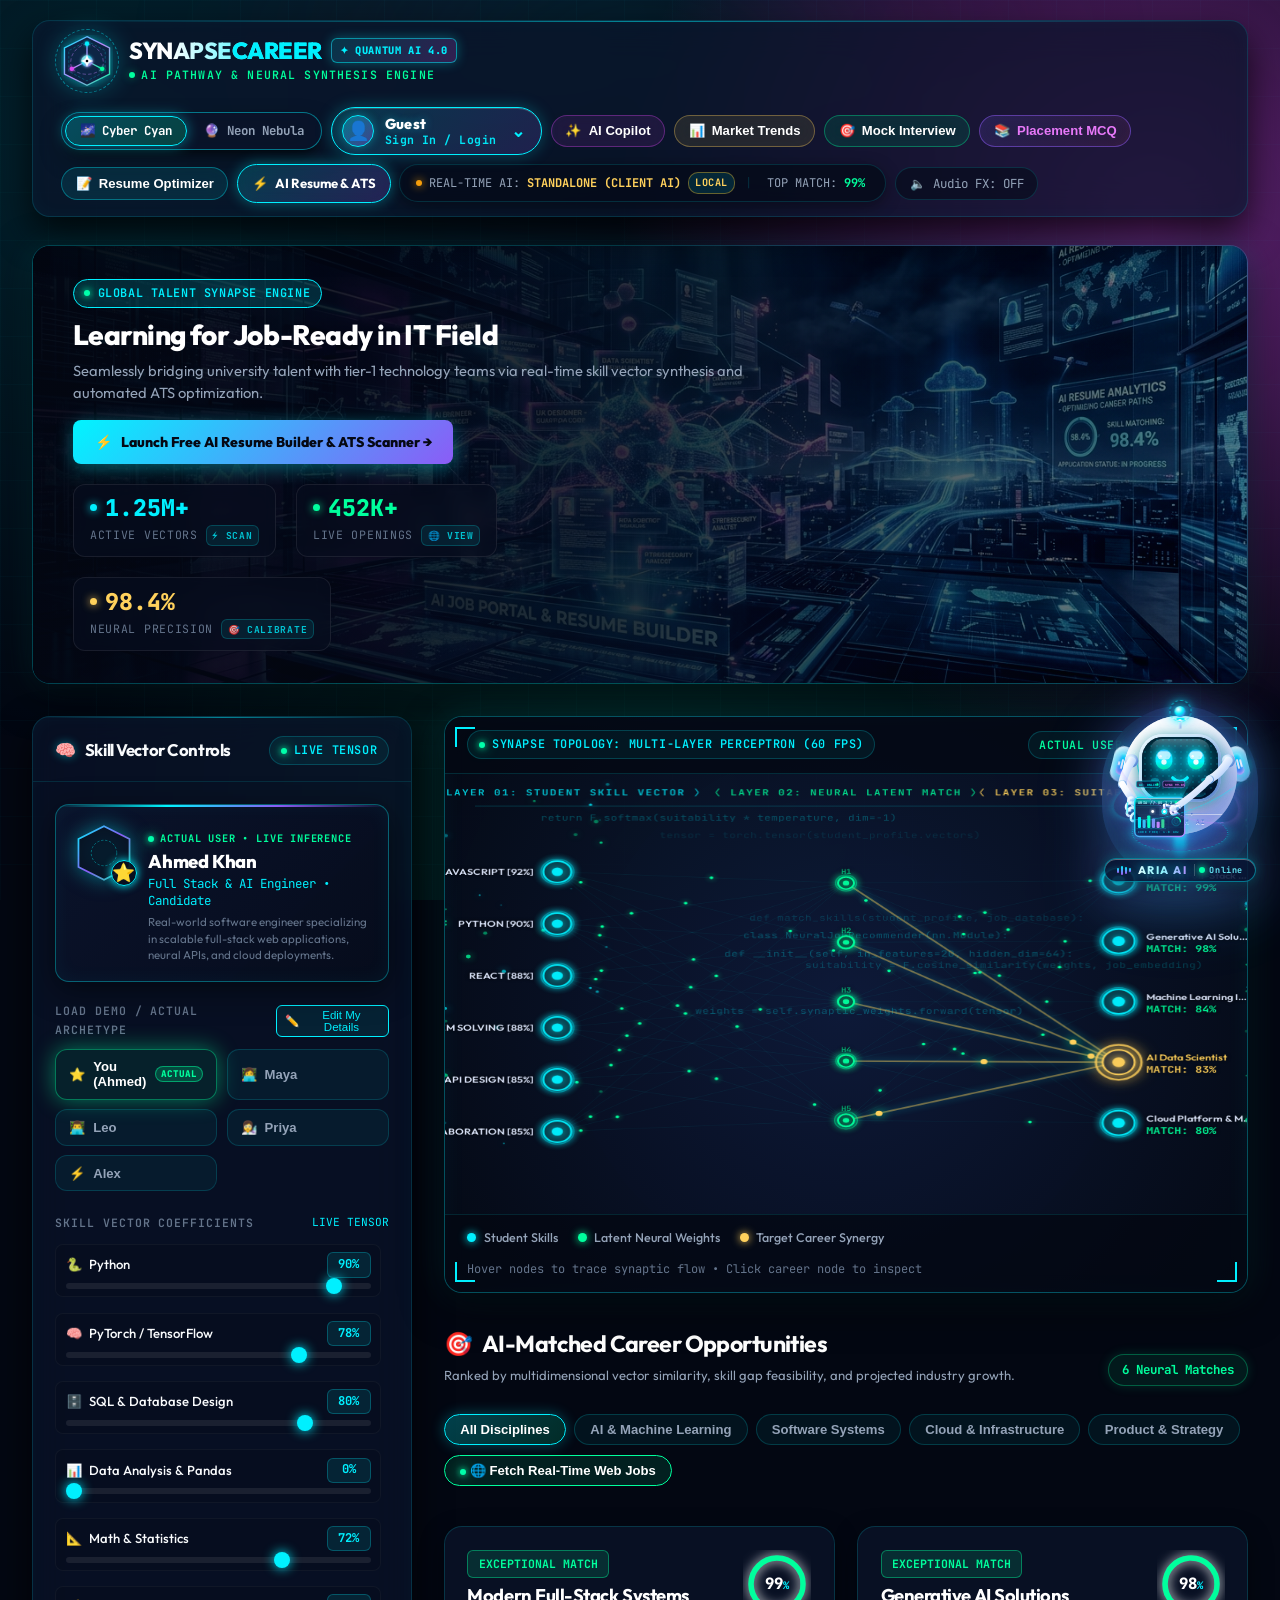
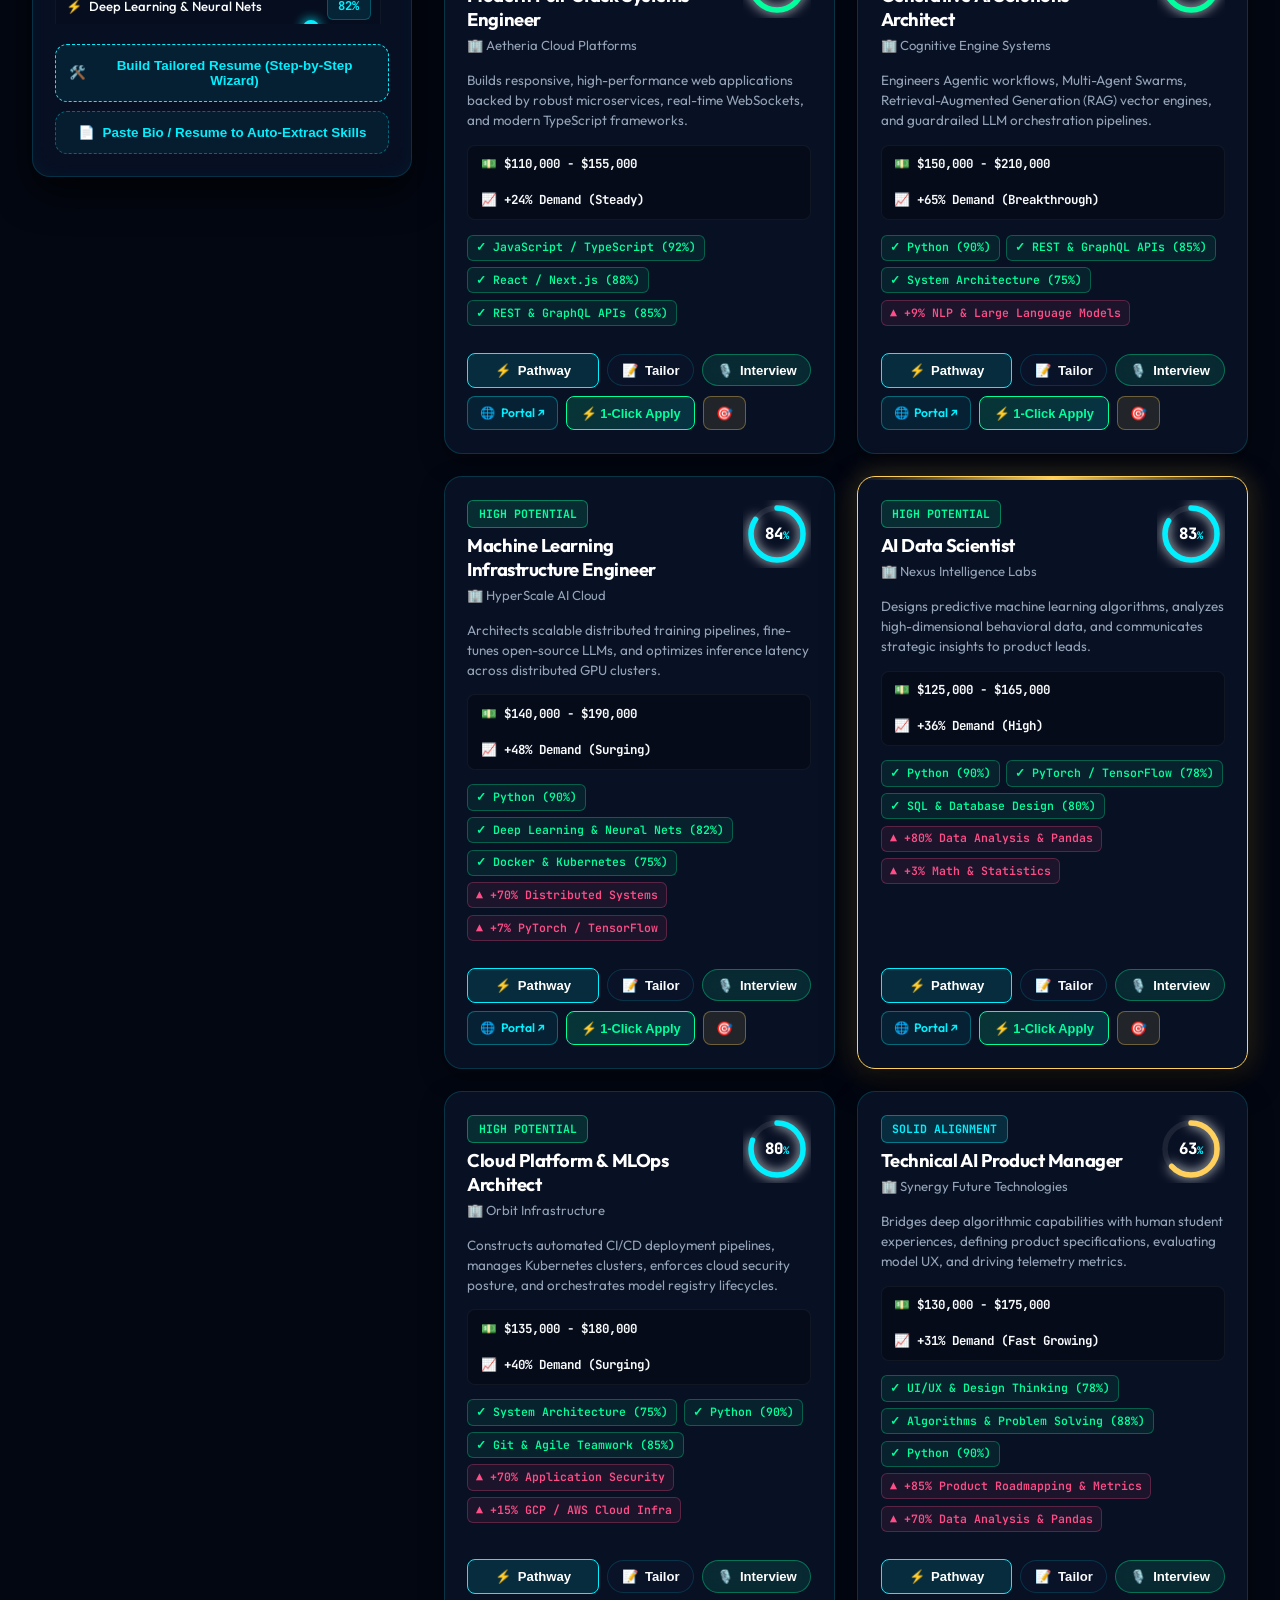
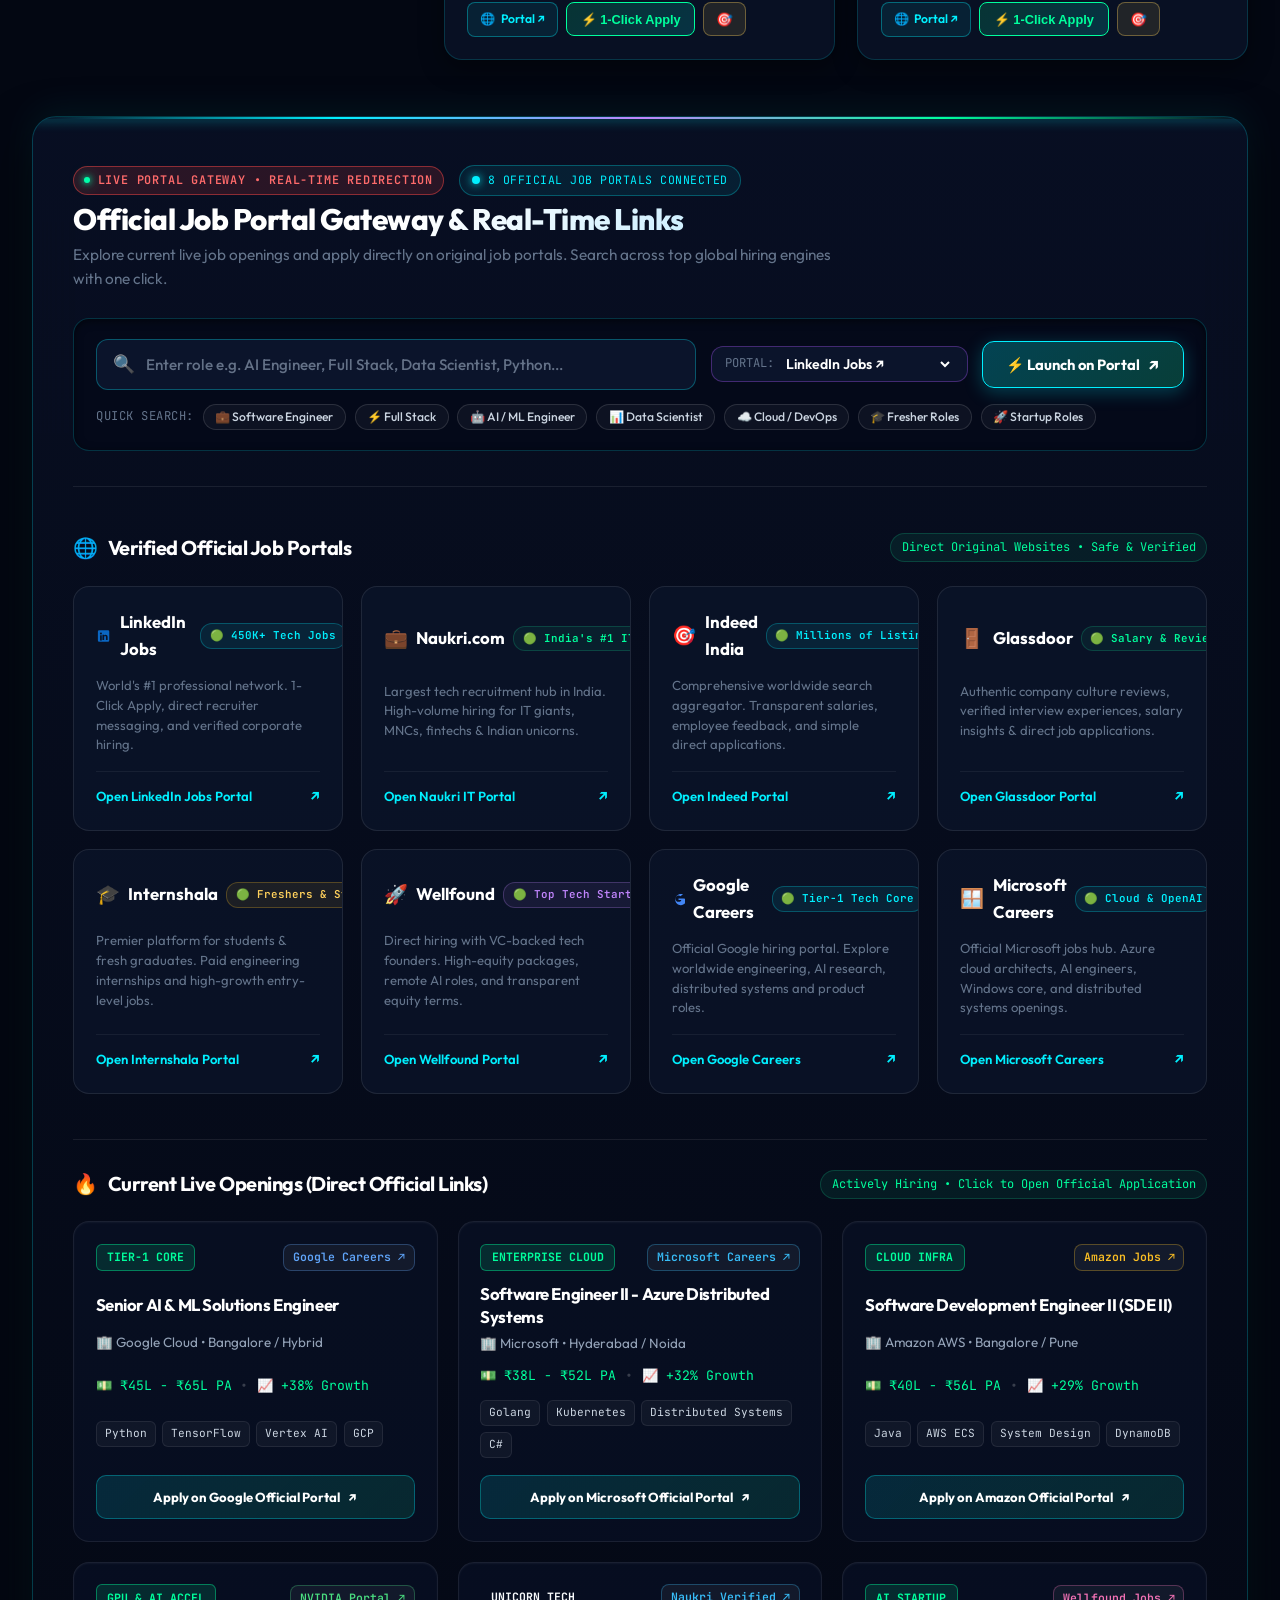
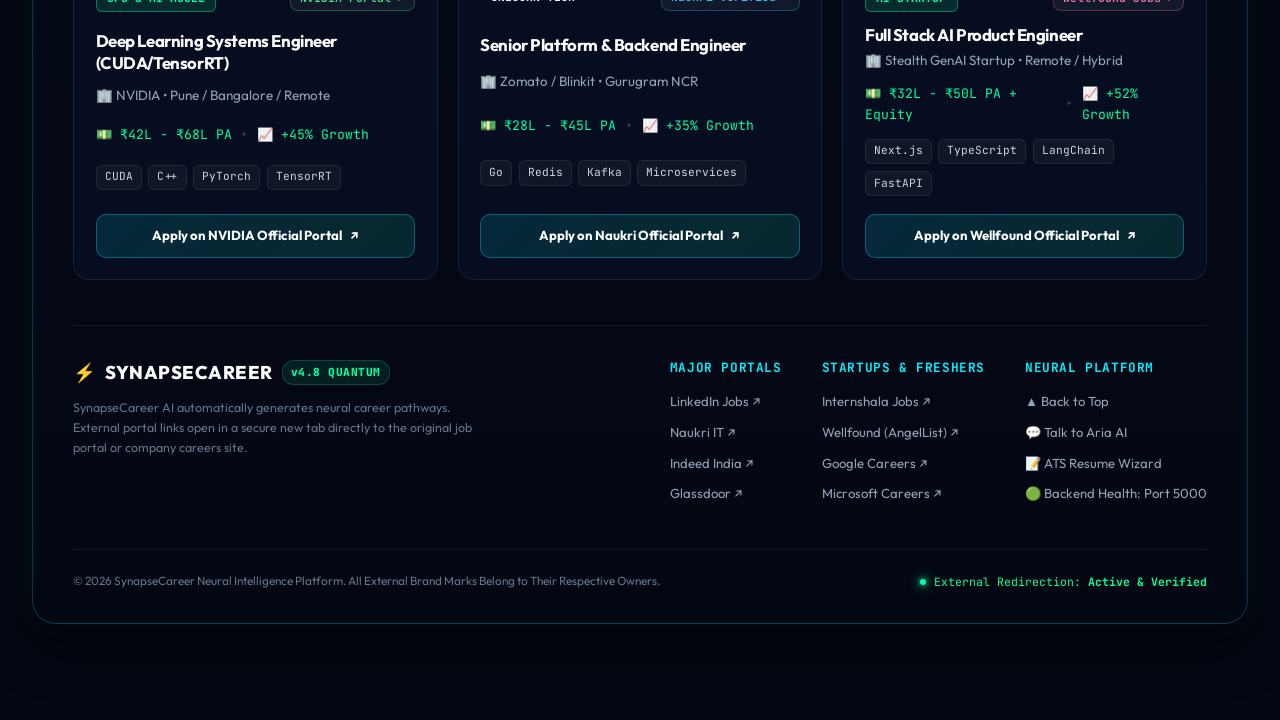
<file: index.html>
<!DOCTYPE html>
<html lang="en">

<head>
  <meta charset="UTF-8">
  <meta name="viewport" content="width=device-width, initial-scale=1.0">
  <title>SynapseCareer | AI-Powered Job Recommendation System</title>
  <meta name="description"
    content="Futuristic AI-powered job recommendation platform for university students featuring interactive holographic neural matching, skill vector analysis, and personalized career roadmaps.">

  <!-- Google Fonts: Outfit & JetBrains Mono -->
  <link rel="preconnect" href="https://fonts.googleapis.com">
  <link rel="preconnect" href="https://fonts.gstatic.com" crossorigin>
  <link
    href="https://fonts.googleapis.com/css2?family=JetBrains+Mono:ital,wght@0,400;0,600;0,800;1,400&family=Outfit:wght@400;500;600;700;800;900&display=swap"
    rel="stylesheet">

  <!-- Favicon: High-Tech Neural Infinity Nexus SVG -->
  <link rel="icon" type="image/svg+xml"
    href="data:image/svg+xml,<svg xmlns='http://www.w3.org/2000/svg' viewBox='0 0 100 100'><defs><linearGradient id='g' x1='0%25' y1='0%25' x2='100%25' y2='100%25'><stop offset='0%25' stop-color='%2300f5ff'/><stop offset='50%25' stop-color='%238b5cf6'/><stop offset='100%25' stop-color='%2310b981'/></linearGradient></defs><polygon points='50,5 92,27 92,73 50,95 8,73 8,27' stroke='url(%23g)' stroke-width='4' fill='%230b1329'/><path d='M35,32 C42,20 62,20 68,32 C74,44 60,50 50,50 C40,50 26,56 32,68 C38,80 58,80 65,68' stroke='url(%23g)' stroke-width='4.5' fill='none' stroke-linecap='round'/><circle cx='50' cy='50' r='5' fill='%23ffffff'/><circle cx='50' cy='18' r='4' fill='%2300f5ff'/><circle cx='80' cy='50' r='3.5' fill='%2310b981'/><circle cx='20' cy='50' r='3.5' fill='%23d946ef'/><circle cx='50' cy='82' r='4' fill='%23ffd15c'/></svg>">
  <link rel="alternate icon" type="image/x-icon" href="favicon.ico">

  <!-- Anti-FOUC Instant Theme Initializer -->
  <script>
    (function () {
      try {
        var savedTheme = localStorage.getItem('synapse_theme');
        if (!savedTheme) {
          savedTheme = (window.matchMedia && window.matchMedia('(prefers-color-scheme: light)').matches) ? 'light' : 'dark';
        }
        document.documentElement.setAttribute('data-theme', savedTheme);
      } catch (e) { }
    })();
  </script>

  <!-- Stylesheets -->
  <link rel="stylesheet" href="styles/main.css">
  <link rel="stylesheet" href="styles/neural.css">
  <link rel="stylesheet" href="styles/robot.css?v=2.6">
  <link rel="stylesheet" href="styles/mobile.css">
</head>

<body>

  <!-- =========================================================================
       ULTRA-FUTURISTIC QUANTUM AI BOOT INTRO SPLASH SCREEN
       ========================================================================= -->
  <div class="app-intro-splash" id="appIntroSplash">
    <div class="splash-backdrop">
      <div class="splash-grid-mesh"></div>
      <div class="splash-radial-beam"></div>
      <div class="splash-laser-scan"></div>
      <div class="splash-particles" id="splashParticles"></div>
    </div>

    <div class="splash-content-box">
      <!-- High-Tech Hologram Singularity Logo Core -->
      <div class="splash-logo-stage" id="splashLogoStage">
        <div class="splash-orbit-rings">
          <div class="splash-ring-outer"></div>
          <div class="splash-ring-mid"></div>
          <div class="splash-ring-scanner"></div>
        </div>

        <div class="splash-logo-emblem">
          <svg class="splash-logo-svg" viewBox="0 0 160 160" fill="none" xmlns="http://www.w3.org/2000/svg">
            <defs>
              <linearGradient id="splashShieldGrad" x1="0%" y1="0%" x2="100%" y2="100%">
                <stop offset="0%" stop-color="#00f5ff" />
                <stop offset="35%" stop-color="#8b5cf6" />
                <stop offset="70%" stop-color="#ec4899" />
                <stop offset="100%" stop-color="#00ff9d" />
              </linearGradient>
              <linearGradient id="splashCoreGrad" x1="0%" y1="0%" x2="100%" y2="100%">
                <stop offset="0%" stop-color="#ffffff" />
                <stop offset="30%" stop-color="#00f5ff" />
                <stop offset="70%" stop-color="#ec4899" />
                <stop offset="100%" stop-color="#00ff9d" />
              </linearGradient>
              <filter id="splashGlowFilter" x="-40%" y="-40%" width="180%" height="180%">
                <feGaussianBlur in="SourceGraphic" stdDeviation="4.5" result="blur" />
                <feMerge>
                  <feMergeNode in="blur" />
                  <feMergeNode in="SourceGraphic" />
                </feMerge>
              </filter>
            </defs>

            <!-- Holographic Outer Shield Frame -->
            <polygon class="splash-crest-outer" points="80,6 148,40 148,120 80,154 12,120 12,40"
              stroke="url(#splashShieldGrad)" stroke-width="3.8" fill="rgba(8, 12, 28, 0.88)" />
            <polygon class="splash-crest-inner" points="80,18 136,47 136,113 80,142 24,113 24,47" stroke="#00f5ff"
              stroke-width="1.5" stroke-dasharray="8 6" opacity="0.65" />

            <!-- Tri-Axis Neural Circuit Streamers -->
            <path class="splash-synapse-vortex v1" d="M 80 80 L 80 26 M 80 80 L 126 106 M 80 80 L 34 106"
              stroke="url(#splashShieldGrad)" stroke-width="4" stroke-linecap="round" />
            <circle class="splash-orbit-node node-1" cx="80" cy="26" r="6.5" fill="#00f5ff"
              filter="url(#splashGlowFilter)" />
            <circle class="splash-orbit-node node-2" cx="126" cy="106" r="6.5" fill="#00ff9d"
              filter="url(#splashGlowFilter)" />
            <circle class="splash-orbit-node node-3" cx="34" cy="106" r="6.5" fill="#ec4899"
              filter="url(#splashGlowFilter)" />

            <!-- Orbital Neural Torus -->
            <circle class="splash-torus-ring" cx="80" cy="80" r="38" stroke="#8b5cf6" stroke-width="1.8"
              stroke-dasharray="10 6" opacity="0.75" />

            <!-- Central Diamond Singularity & Pulsing Energy Core -->
            <circle class="splash-singularity-aura" cx="80" cy="80" r="18" fill="url(#splashCoreGrad)" opacity="0.9"
              filter="url(#splashGlowFilter)" />
            <polygon class="splash-singularity-star" points="80,58 86,74 102,80 86,86 80,102 74,86 58,80 74,74"
              fill="#ffffff" filter="url(#splashGlowFilter)" />
            <circle cx="80" cy="80" r="4" fill="#050814" />
          </svg>
        </div>
      </div>

      <!-- Holographic Brand Title & Tagline -->
      <div class="splash-brand-title-wrap">
        <div class="splash-badge-chip">✦ NEURAL CORE v4.0 ✦</div>
        <h1 class="splash-brand-title">SYNAPSE<span class="splash-title-highlight">CAREER</span></h1>
        <p class="splash-brand-sub">QUANTUM AI CAREER INTELLIGENCE & PATHWAY ENGINE</p>
      </div>

      <!-- Boot Loader Meter & Status Telemetry -->
      <div class="splash-loader-panel">
        <div class="splash-status-row">
          <span class="splash-status-text" id="splashStatusText">INITIALIZING SYNAPTIC VORTEX MATRIX...</span>
          <span class="splash-percent-text" id="splashPercentText">0%</span>
        </div>
        <div class="splash-progress-track">
          <div class="splash-progress-fill" id="splashProgressFill">
            <span class="splash-scan-flare"></span>
          </div>
        </div>
      </div>

      <button class="splash-skip-btn" id="splashSkipBtn" title="Directly Enter App">
        <span>CLICK TO ENTER SYSTEM</span>
        <span class="splash-skip-arrow">→</span>
      </button>
    </div>
  </div>

  <!-- Ambient Glow Elements -->
  <div class="ambient-glow-top"></div>

  <!-- Floating Quick Theme Switcher Pill -->
  <!-- <button class="floating-theme-pill" id="floatingThemeToggle" title="Toggle Cyber Cyan / Neon Nebula Theme"
    aria-label="Toggle Theme">
    <span class="float-theme-icon" id="floatingThemeIcon">🌌</span>
    <span class="float-theme-text" id="floatingThemeText">THEME: CYBER CYAN</span>
  </button> -->

  <div class="app-container">

    <!-- Top HUD Navigation -->
    <header class="app-header glass-panel" id="mainHeader">
      <!-- Branded Ultra-Futuristic Quantum AI Neural Logo & Typography -->
      <div class="brand-section">
        <div class="brand-logo-container" id="brandLogoContainer"
          title="SynapseCareer Quantum Neural Core v4.0 (Click to interact)">
          <svg class="brand-logo-svg" viewBox="0 0 120 120" fill="none" xmlns="http://www.w3.org/2000/svg">
            <defs>
              <linearGradient id="mainShieldGrad" x1="0%" y1="0%" x2="100%" y2="100%">
                <stop offset="0%" stop-color="var(--neon-cyan)" />
                <stop offset="50%" stop-color="var(--neon-purple)" />
                <stop offset="100%" stop-color="var(--neon-emerald)" />
              </linearGradient>
              <linearGradient id="neuralCoreGrad" x1="0%" y1="0%" x2="100%" y2="100%">
                <stop offset="0%" stop-color="#ffffff" />
                <stop offset="40%" stop-color="var(--neon-cyan)" />
                <stop offset="100%" stop-color="var(--neon-magenta)" />
              </linearGradient>
              <filter id="coreGlowFilter" x="-40%" y="-40%" width="180%" height="180%">
                <feGaussianBlur in="SourceGraphic" stdDeviation="3.5" result="blur" />
                <feMerge>
                  <feMergeNode in="blur" />
                  <feMergeNode in="SourceGraphic" />
                </feMerge>
              </filter>
            </defs>

            <!-- 1. Isometric Beveled Shield Crest -->
            <polygon class="logo-crest-outer" points="60,4 112,30 112,90 60,116 8,90 8,30" stroke="url(#mainShieldGrad)"
              stroke-width="3.2" fill="var(--bg-surface-elevated)" fill-opacity="0.9" />
            <polygon class="logo-crest-inner" points="60,14 102,36 102,84 60,106 18,84 18,36" stroke="var(--neon-cyan)"
              stroke-width="1.2" stroke-dasharray="6 4" opacity="0.45" />

            <!-- 2. Dynamic Synapse Neural Vortex Circuit -->
            <path class="logo-vortex-path v1" d="M 60 60 L 60 20 M 60 60 L 95 78 M 60 60 L 25 78"
              stroke="url(#mainShieldGrad)" stroke-width="3" stroke-linecap="round" />
            <path class="logo-vortex-path v2" d="M 60 20 C 85 25 105 50 95 78 C 75 95 45 95 25 78 C 15 50 35 25 60 20 Z"
              stroke="var(--neon-purple)" stroke-width="1.6" stroke-dasharray="8 5" opacity="0.6" fill="none" />

            <!-- 3. Glowing Synaptic Orbit Beacons -->
            <circle class="logo-node-beacon b-top" cx="60" cy="20" r="5" fill="var(--neon-cyan)"
              filter="url(#coreGlowFilter)" />
            <circle class="logo-node-beacon b-right" cx="95" cy="78" r="5" fill="var(--neon-emerald)"
              filter="url(#coreGlowFilter)" />
            <circle class="logo-node-beacon b-left" cx="25" cy="78" r="5" fill="var(--neon-magenta)"
              filter="url(#coreGlowFilter)" />

            <!-- 4. Quantum Diamond AI Singularity -->
            <circle class="logo-singularity-aura" cx="60" cy="60" r="13" fill="url(#neuralCoreGrad)" opacity="0.85"
              filter="url(#coreGlowFilter)" />
            <polygon class="logo-singularity-star" points="60,46 64,56 74,60 64,64 60,74 56,64 46,60 56,56"
              fill="#ffffff" filter="url(#coreGlowFilter)" />
            <circle cx="60" cy="60" r="3" fill="var(--bg-deep)" />
          </svg>
          <div class="logo-orbit-ring"></div>
        </div>
        <div class="brand-text-block">
          <div class="brand-title-wrap">
            <h1 class="brand-title">SYNAPSE<span class="brand-title-accent">CAREER</span></h1>
            <span class="brand-badge-ai">✦ QUANTUM AI 4.0</span>
          </div>
          <p class="brand-tagline"><span class="tagline-pulse"></span>AI Pathway & Neural Synthesis Engine</p>
        </div>
        <div class="mobile-header-actions">
          <button class="mobile-theme-btn" id="mobileThemeToggleBtn" title="Toggle Theme" aria-label="Toggle Cyber Theme">
            <span id="mobileThemeIcon">🌌</span>
          </button>
          <button class="mobile-nav-toggle-btn" id="mobileNavToggleBtn" aria-label="Toggle Navigation Menu" title="Open AI Command Menu">
            <span class="nav-bar b1"></span>
            <span class="nav-bar b2"></span>
            <span class="nav-bar b3"></span>
          </button>
        </div>
      </div>

      <div class="mobile-nav-backdrop" id="mobileNavBackdrop"></div>

      <div class="nav-actions-wrap" id="navActionsWrap">
        <!-- Mobile Drawer Header -->
        <div class="mobile-drawer-header" id="mobileDrawerHeader">
          <div class="drawer-header-brand">
            <span class="drawer-title-spark">⚡</span>
            <div class="drawer-header-text">
              <span class="drawer-title">SYNAPSECAREER</span>
              <span class="drawer-subtitle">AI Command Suite</span>
            </div>
          </div>
          <button class="mobile-drawer-close-btn" id="mobileNavCloseBtn" aria-label="Close Menu">✕</button>
        </div>

        <!-- Dual Cyber Theme Segmented Controller -->
        <div class="theme-segmented-control" id="themeSegmentedControl" role="group" aria-label="Cyber Theme Selector">
          <button class="theme-seg-btn active" id="btnThemeDark" data-set-theme="dark"
            title="Switch to Cyber Cyan (Matrix Dark)">
            <span class="theme-seg-icon">🌌</span>
            <span class="theme-seg-text">Cyber Cyan</span>
          </button>
          <button class="theme-seg-btn" id="btnThemeNebula" data-set-theme="nebula"
            title="Switch to Neon Nebula (Synthwave Violet)">
            <span class="theme-seg-icon">🔮</span>
            <span class="theme-seg-text">Neon Nebula</span>
          </button>
        </div>

        <!-- ═══ Premium Navbar Auth Widget ═══ -->
        <div class="navbar-auth-widget" id="navbarAuthWidget">
          <!-- Guest State (default) -->
          <button class="navbar-auth-btn" id="navbarAuthBtn" title="Click to Login or Register your Candidate Profile">
            <div class="navbar-auth-avatar" id="navbarAuthAvatar">
              <span class="auth-avatar-glyph">👤</span>
            </div>
            <div class="navbar-auth-info">
              <span class="navbar-auth-name" id="navbarAuthName">Guest</span>
              <span class="navbar-auth-status" id="navbarAuthStatus">Sign In / Login</span>
            </div>
            <div class="navbar-auth-chevron">⌄</div>
          </button>

          <!-- Dropdown Panel -->
          <div class="navbar-auth-dropdown" id="navbarAuthDropdown">
            <!-- Not logged in -->
            <div id="navbarGuestPanel">
              <div class="navbar-dropdown-header">
                <div class="navbar-dropdown-icon">🔐</div>
                <div>
                  <div class="navbar-dropdown-title">SynapseCareer Access</div>
                  <div class="navbar-dropdown-sub">AI-Powered Career Portal</div>
                </div>
              </div>
              <button class="navbar-dropdown-action-btn" id="navbarLoginTriggerBtn">
                <span>🚀</span> Login / Register Account
              </button>
              <p class="navbar-dropdown-hint">OTP verified · Secure · Instant access</p>
            </div>

            <!-- Logged in state (hidden until auth) -->
            <div id="navbarUserPanel" style="display:none;">
              <div class="navbar-dropdown-header">
                <div class="navbar-dropdown-avatar-lg" id="navbarDropdownAvatar">✅</div>
                <div>
                  <div class="navbar-dropdown-title" id="navbarDropdownName">User</div>
                  <div class="navbar-dropdown-sub" id="navbarDropdownEmail">verified@email.com</div>
                </div>
              </div>
              <div class="navbar-dropdown-status-row">
                <span class="live-indicator-dot"></span>
                <span id="navbarDropdownStatusLabel">LOGGED IN • ACTIVE</span>
              </div>
              <button class="navbar-dropdown-action-btn" id="navbarOpenWizardBtn"
                style="background: rgba(16,185,129,0.12); border-color: var(--neon-emerald);">
                <span>🛠️</span> Open Resume Wizard
              </button>
              <button class="navbar-dropdown-logout-btn" id="navbarLogoutBtn">
                <span>⏻</span> Sign Out
              </button>
            </div>
          </div>
        </div>

        <button class="nav-action-btn nav-btn-copilot" id="openCareerCopilotBtn">
          <span>✨</span> AI Copilot
        </button>

        <button class="nav-action-btn nav-btn-analytics" id="openMarketAnalyticsBtn">
          <span>📊</span> Market Trends
        </button>

        <button class="nav-action-btn nav-btn-interview" id="openMockInterviewBtn">
          <span>🎯</span> Mock Interview
        </button>

        <button class="nav-action-btn nav-btn-mcq" id="openPlacementMCQBtn">
          <span>📚</span> Placement MCQ
        </button>

        <button class="nav-action-btn nav-btn-resume" id="openResumeOptimizerBtn">
          <span>📝</span> Resume Optimizer
        </button>

        <a href="resume-builder.html" class="nav-action-btn" id="openResumeBuilderPageBtn"
          style="text-decoration:none; background: linear-gradient(135deg, rgba(0, 245, 255, 0.18), rgba(139, 92, 246, 0.22)); border: 1px solid var(--neon-cyan); color: #fff; box-shadow: 0 0 14px rgba(0, 245, 255, 0.35); font-weight: 700;">
          <span style="color:var(--neon-emerald)">⚡</span> AI Resume & ATS
        </a>

        <!-- Live Real-Time Telemetry HUD Monitor -->
        <div class="hud-telemetry-badge" id="hudTelemetryBadge"
          title="Click to view Live AI Diagnostics & Ping Telemetry">
          <div class="hud-ai-live-group" id="hudAiLiveGroup">
            <span class="live-indicator-dot" id="hudLiveDot"></span>
            <span id="hudSystemStatus">REAL-TIME AI: <strong style="color: var(--neon-emerald);">LIVE (PORT
                5000)</strong></span>
            <span class="hud-latency-pill" id="hudLatencyPill">12ms</span>
          </div>
          <span class="hud-divider" style="color: var(--border-glass);">|</span>
          <div class="hud-top-match-group" id="hudTopMatchGroup" title="Click to spotlight Top Matched Role">
            <span>TOP MATCH: <strong id="hudTopScore" class="hud-top-score-val"
                style="color: var(--neon-emerald);">97%</strong></span>
          </div>
        </div>

        <button class="audio-toggle-btn" id="audioToggleBtn" title="Toggle Futuristic Audio FX">
          🔈 Audio FX: OFF
        </button>
      </div>
    </header>

    <!-- Futuristic Real-Time Job Portal & Hero Showcase -->
    <section class="portal-hero-showcase" id="portalHeroShowcase" aria-label="Portal Overview">
      <img src="assets/portal_hero.jpg" alt="Futuristic AI Job Portal Hub" class="portal-hero-bg">
      <div class="portal-hero-gradient">
        <div class="portal-hero-content">
          <span class="hud-pill" style="background: rgba(0, 240, 255, 0.15); border-color: var(--neon-cyan);">
            <span class="live-indicator-dot"></span> GLOBAL TALENT SYNAPSE ENGINE
          </span>
          <h2 class="portal-hero-title">Learning for Job-Ready in IT Field</h2>
          <p class="portal-hero-desc">
            Seamlessly bridging university talent with tier-1 technology teams via real-time skill vector synthesis and
            automated ATS optimization.
          </p>
          <div
            style="margin-top: 1rem; margin-bottom: 1.2rem; display: flex; gap: 0.8rem; align-items: center; flex-wrap: wrap;">
            <a href="resume-builder.html"
              style="background: linear-gradient(135deg, #00f5ff, #8b5cf6); color: #050814; font-weight: 800; font-size: 0.88rem; text-decoration: none; padding: 0.65rem 1.35rem; border-radius: 8px; box-shadow: 0 4px 18px rgba(0, 245, 255, 0.35); display: inline-flex; align-items: center; gap: 0.5rem; transition: transform 0.2s, box-shadow 0.2s;">
              <span>⚡</span> Launch Free AI Resume Builder &amp; ATS Scanner &rarr;
            </a>
          </div>
          <div class="portal-hero-badges" id="portalHeroBadges">
            <div class="portal-hero-badge-item interactive-hero-stat" id="heroBadgeVectors"
              title="Click to trigger Quantum Vector Matrix Scan on Canvas">
              <div class="hero-badge-top-row">
                <span class="hero-stat-dot dot-cyan"></span>
                <span class="portal-hero-badge-val" id="heroValVectors" style="color: var(--neon-cyan);">1.2M+</span>
              </div>
              <span class="portal-hero-badge-lbl">Active Vectors <span class="hero-badge-action-hint">⚡
                  Scan</span></span>
            </div>

            <div class="portal-hero-badge-item interactive-hero-stat" id="heroBadgeOpenings"
              title="Click to fetch/focus Live Web Job Feed">
              <div class="hero-badge-top-row">
                <span class="hero-stat-dot dot-emerald"></span>
                <span class="portal-hero-badge-val" id="heroValOpenings"
                  style="color: var(--neon-emerald);">450K+</span>
              </div>
              <span class="portal-hero-badge-lbl">Live Openings <span class="hero-badge-action-hint">🌐
                  View</span></span>
            </div>

            <div class="portal-hero-badge-item interactive-hero-stat" id="heroBadgePrecision"
              title="Click to run Neural Model Precision Benchmark">
              <div class="hero-badge-top-row">
                <span class="hero-stat-dot dot-gold"></span>
                <span class="portal-hero-badge-val" id="heroValPrecision" style="color: var(--neon-gold);">98.4%</span>
              </div>
              <span class="portal-hero-badge-lbl">Neural Precision <span class="hero-badge-action-hint">🎯
                  Calibrate</span></span>
            </div>
          </div>
        </div>
      </div>
    </section>

    <!-- Main Dashboard Grid -->
    <main class="dashboard-grid">

      <!-- Left Column: Student Profile & Skills Hub -->
      <aside class="student-hud-column" aria-label="Student Profile and Skill Adjustment">

        <section class="glass-panel" id="profilePanel">
          <div class="panel-header">
            <h2 class="panel-title">
              <span class="icon-glow">🧠</span> Skill Vector Controls
            </h2>
            <span class="hud-pill"><span class="live-indicator-dot"></span> LIVE TENSOR</span>
          </div>

          <div class="panel-body">
            <!-- Active Candidate / Student Profile HUD Card -->
            <div class="candidate-auth-banner-card" id="activeCandidateHUDCard">
              <div class="candidate-auth-top">
                <div class="candidate-logo-shield">
                  <svg class="candidate-shield-svg" viewBox="0 0 100 100" fill="none">
                    <defs>
                      <linearGradient id="candShieldGrad" x1="0%" y1="0%" x2="100%" y2="100%">
                        <stop offset="0%" stop-color="#00f5ff" />
                        <stop offset="50%" stop-color="#8b5cf6" />
                        <stop offset="100%" stop-color="#00ff9d" />
                      </linearGradient>
                    </defs>
                    <polygon points="50,4 94,26 94,74 50,96 6,74 6,26" stroke="url(#candShieldGrad)" stroke-width="3"
                      fill="rgba(8, 14, 30, 0.85)" />
                    <circle cx="50" cy="50" r="22" stroke="rgba(0, 245, 255, 0.4)" stroke-width="1.5"
                      stroke-dasharray="4 3" />
                  </svg>
                  <div class="candidate-avatar-bubble" id="studentAvatar">⭐</div>
                </div>
                <div class="candidate-meta-info">
                  <div class="candidate-status-tag" id="candidateStatusTag">
                    <span class="live-indicator-dot"></span>
                    <span id="candidateStatusLabel">ACTUAL USER • LIVE INFERENCE</span>
                  </div>
                  <h3 class="candidate-name-display" id="studentName"></h3>
                  <p class="candidate-major-display" id="studentMajor">Full Stack &amp; AI Engineer • Candidate</p>
                  <p id="studentBio"
                    style="font-size: 0.72rem; color: var(--text-muted); line-height: 1.4; margin-top: 2px;">
                    Real-world candidate profile with active skill vectors. Traces synaptic flow across multi-layer
                    neural architecture.
                  </p>
                </div>
              </div>
            </div>

            <!-- Archetype Quick Selector -->
            <div class="archetype-selector-header">
              <div style="display: flex; justify-content: space-between; align-items: center; width: 100%;">
                <label class="archetype-selector-label" style="margin-bottom: 0;">Load Demo / Actual Archetype</label>
                <button type="button" class="btn-edit-actual" id="openEditActualUserBtn"
                  title="Customize your actual Name, Role &amp; Skills"
                  style="background: rgba(0, 245, 255, 0.08); border: 1px solid var(--neon-cyan); border-radius: 6px; color: var(--neon-cyan); font-size: 0.72rem; padding: 3px 8px; cursor: pointer; display: flex; align-items: center; gap: 4px; transition: 0.2s;">
                  <span>✏️</span> Edit My Details
                </button>
              </div>
            </div>
            <div class="archetype-pills" id="archetypePills">
              <!-- Dynamically populated -->
            </div>

            <!-- Skill Adjustment Sliders -->
            <div style="display: flex; justify-content: space-between; align-items: center; margin-bottom: 0.75rem;">
              <label class="archetype-selector-label" style="margin-bottom: 0;">Skill Vector Coefficients</label>
              <span style="font-size: 0.7rem; color: var(--neon-cyan); font-family: 'JetBrains Mono', monospace;">LIVE
                TENSOR</span>
            </div>

            <div class="skills-container" id="skillsContainer">
              <!-- Dynamically populated skill sliders -->
            </div>

            <!-- Interactive Resume Wizard Trigger -->
            <button class="resume-parser-toggle" id="openResumeWizardBtn"
              style="border-color: var(--neon-cyan); background: rgba(0, 240, 255, 0.08); margin-bottom: 0.6rem;">
              <span>🛠️</span> Build Tailored Resume (Step-by-Step Wizard)
            </button>

            <!-- Resume / Bio NLP Parser Simulation -->
            <button class="resume-parser-toggle" id="resumeToggleBtn">
              <span>📄</span> Paste Bio / Resume to Auto-Extract Skills
            </button>

            <div class="resume-parser-box" id="resumeParserBox">
              <textarea class="resume-textarea" id="resumeTextInput"
                placeholder="e.g. Built a deep learning project in PyTorch with transformers and Docker. Proficient in Python, SQL analytics, and REST API deployment..."></textarea>
              <button class="parse-submit-btn" id="parseResumeBtn">
                Extract &amp; Map to Neural Model
              </button>
            </div>
          </div>
        </section>

      </aside>

      <!-- Right Column: Visualizer Canvas & Recommendations -->
      <section class="main-stage-column" aria-label="AI Matching Stage">

        <!-- Holographic Neural Network Visualizer Frame -->
        <div class="visualizer-frame" id="visualizerFrame">
          <div class="corner-bracket corner-tl"></div>
          <div class="corner-bracket corner-tr"></div>
          <div class="corner-bracket corner-bl"></div>
          <div class="corner-bracket corner-br"></div>

          <div class="visualizer-hud-topbar">
            <div class="hud-pill" id="topologyHudPill">
              <span class="live-indicator-dot"></span>
              <span id="topologyTitle">SYNAPSE TOPOLOGY: MULTI-LAYER PERCEPTRON (60 FPS)</span>
            </div>
            <div class="hud-pill" id="topologyCandidatePill"
              style="color: var(--neon-gold); font-family: 'JetBrains Mono', monospace; font-size: 0.72rem;">
              <span id="topologyCandidateName">ACTUAL USER: AHMED KHAN</span>
            </div>
          </div>

          <!-- Interactive Neural Canvas -->
          <canvas id="neuralNetworkCanvas" class="neural-canvas"></canvas>

          <div class="visualizer-hud-footer">
            <div class="legend-items">
              <div class="legend-item">
                <span class="legend-dot skill-dot"></span>
                <span>Student Skills</span>
              </div>
              <div class="legend-item">
                <span class="legend-dot latent-dot"></span>
                <span>Latent Neural Weights</span>
              </div>
              <div class="legend-item">
                <span class="legend-dot job-dot"></span>
                <span>Target Career Synergy</span>
              </div>
            </div>
            <div style="font-family: 'JetBrains Mono', monospace; font-size: 0.75rem; color: var(--text-muted);">
              Hover nodes to trace synaptic flow • Click career node to inspect
            </div>
          </div>
        </div>

        <!-- Job Recommendations Section -->
        <section class="recommendations-section" id="recommendationsSection">
          <div class="recommendations-header-row">
            <div>
              <h2><span>🎯</span> AI-Matched Career Opportunities</h2>
              <p style="font-size: 0.82rem; color: var(--text-secondary); margin-top: 0.2rem;">
                Ranked by multidimensional vector similarity, skill gap feasibility, and projected industry growth.
              </p>
            </div>
            <span class="job-count-badge" id="jobCountBadge">6 Neural Matches</span>
          </div>

          <!-- Category Filter Tabs & Live Web Feed Toggle -->
          <div class="filter-bar-row">
            <div style="display: flex; gap: 0.5rem; flex-wrap: wrap;">
              <button class="category-filter-btn active" data-filter="all">All Disciplines</button>
              <button class="category-filter-btn" data-filter="AI">AI & Machine Learning</button>
              <button class="category-filter-btn" data-filter="Engineering">Software Systems</button>
              <button class="category-filter-btn" data-filter="Cloud">Cloud & Infrastructure</button>
              <button class="category-filter-btn" data-filter="Product">Product & Strategy</button>
            </div>

            <button class="category-filter-btn live-jobs-toggle-btn" id="liveJobsToggleBtn">
              <span class="live-indicator-dot"></span> 🌐 Fetch Real-Time Web Jobs
            </button>
          </div>

          <!-- Job Cards Dynamic Grid -->
          <div class="job-cards-grid" id="jobCardsGrid">
            <!-- Dynamically populated job cards -->
          </div>
        </section>

      </section>

    </main>

    <!-- ==========================================================================
         SYNAPSECAREER REAL-TIME JOB PORTAL FOOTER GATEWAY
         Direct links and live search connecting to original job portal websites
         ========================================================================== -->
    <footer class="synapse-portal-footer" id="synapsePortalFooter">
      <div class="footer-container">

        <!-- Top Section: Interactive Job Search & Live Launch Hub -->
        <div class="footer-gateway-header">
          <div class="footer-header-content">
            <div class="footer-badge-row">
              <span class="hud-pill footer-live-pill">
                <span class="live-indicator-dot"></span> LIVE PORTAL GATEWAY • REAL-TIME REDIRECTION
              </span>
              <span class="footer-telemetry-chip">
                <span class="pulse-ring"></span> 8 OFFICIAL JOB PORTALS CONNECTED
              </span>
            </div>
            <h2 class="footer-main-title">
              Official Job Portal Gateway & Real-Time Links
            </h2>
            <p class="footer-main-desc">
              Explore current live job openings and apply directly on original job portals. Search across top global
              hiring engines with one click.
            </p>
          </div>

          <!-- Real-Time Portal Search Console -->
          <div class="footer-search-console">
            <div class="footer-search-bar-wrap">
              <div class="footer-search-input-box">
                <span class="footer-search-icon">🔍</span>
                <input type="text" id="footerJobSearchInput" class="footer-search-input"
                  placeholder="Enter role e.g. AI Engineer, Full Stack, Data Scientist, Python..." autocomplete="off" />
                <button type="button" class="footer-search-clear-btn" id="footerSearchClearBtn" title="Clear input"
                  style="display: none;">✕</button>
              </div>

              <!-- Destination Portal Selector Dropdown / Pills -->
              <div class="footer-portal-select-wrap">
                <label for="footerPortalSelect" class="footer-select-label">Portal:</label>
                <select id="footerPortalSelect" class="footer-portal-dropdown">
                  <option value="linkedin" selected>LinkedIn Jobs ↗</option>
                  <option value="naukri">Naukri.com ↗</option>
                  <option value="indeed">Indeed India ↗</option>
                  <option value="google">Google Careers ↗</option>
                  <option value="glassdoor">Glassdoor Jobs ↗</option>
                  <option value="internshala">Internshala (Freshers) ↗</option>
                  <option value="wellfound">Wellfound (Startups) ↗</option>
                  <option value="foundit">Foundit (Monster) ↗</option>
                </select>
              </div>

              <!-- Launch Button -->
              <button type="button" class="footer-launch-btn" id="footerLaunchSearchBtn">
                <span>⚡ Launch on Portal</span>
                <span class="external-arrow">↗</span>
              </button>
            </div>

            <!-- Instant 1-Click Search Quick Chips -->
            <div class="footer-quick-chips-row">
              <span class="quick-chips-label">Quick Search:</span>
              <button type="button" class="footer-quick-chip" data-query="Software Engineer" data-portal="linkedin">💼
                Software Engineer</button>
              <button type="button" class="footer-quick-chip" data-query="Full Stack Developer" data-portal="naukri">⚡
                Full Stack</button>
              <button type="button" class="footer-quick-chip" data-query="AI Machine Learning Engineer"
                data-portal="indeed">🤖 AI / ML Engineer</button>
              <button type="button" class="footer-quick-chip" data-query="Data Scientist" data-portal="glassdoor">📊
                Data Scientist</button>
              <button type="button" class="footer-quick-chip" data-query="Cloud DevOps Engineer" data-portal="google">☁️
                Cloud / DevOps</button>
              <button type="button" class="footer-quick-chip" data-query="Fresher Software Developer"
                data-portal="internshala">🎓 Fresher Roles</button>
              <button type="button" class="footer-quick-chip" data-query="Founding Engineer" data-portal="wellfound">🚀
                Startup Roles</button>
            </div>
          </div>
        </div>

        <!-- Middle Section: Official Top Job Portals Grid (Original Websites) -->
        <div class="footer-portals-section">
          <div class="footer-subheading-wrap">
            <h3 class="footer-subheading">
              <span class="subheading-icon">🌐</span> Verified Official Job Portals
            </h3>
            <span class="footer-subheading-tag">Direct Original Websites • Safe & Verified</span>
          </div>

          <div class="footer-portals-grid">
            <!-- Portal 1: LinkedIn Jobs -->
            <a href="https://www.linkedin.com/jobs/" target="_blank" rel="noopener noreferrer"
              class="portal-card linkedin-card" id="portalCardLinkedIn">
              <div class="portal-card-glow"></div>
              <div class="portal-card-top">
                <div class="portal-brand-badge brand-linkedin">
                  <svg class="portal-logo-svg" viewBox="0 0 24 24" fill="currentColor">
                    <path
                      d="M19 3a2 2 0 0 1 2 2v14a2 2 0 0 1-2 2H5a2 2 0 0 1-2-2V5a2 2 0 0 1 2-2h14m-.5 15.5v-5.3a3.26 3.26 0 0 0-3.26-3.26c-.85 0-1.84.52-2.28 1.3v-1.11h-2.79v8.37h2.79v-4.93c0-.77.62-1.4 1.39-1.4a1.4 1.4 0 0 1 1.4 1.4v4.93h2.75M6.46 10.9v8.37H9.2V10.9H6.46M7.83 6.45c-.9 0-1.63.73-1.63 1.63 0 .9.73 1.63 1.63 1.63.9 0 1.63-.73 1.63-1.63 0-.9-.73-1.63-1.63-1.63Z" />
                  </svg>
                  <span class="portal-brand-name">LinkedIn Jobs</span>
                </div>
                <span class="portal-live-tag">🟢 450K+ Tech Jobs</span>
              </div>
              <p class="portal-card-desc">
                World's #1 professional network. 1-Click Apply, direct recruiter messaging, and verified corporate
                hiring.
              </p>
              <div class="portal-card-action">
                <span class="portal-action-text">Open LinkedIn Jobs Portal</span>
                <span class="portal-arrow-icon">↗</span>
              </div>
            </a>

            <!-- Portal 2: Naukri.com -->
            <a href="https://www.naukri.com/it-jobs" target="_blank" rel="noopener noreferrer"
              class="portal-card naukri-card" id="portalCardNaukri">
              <div class="portal-card-glow"></div>
              <div class="portal-card-top">
                <div class="portal-brand-badge brand-naukri">
                  <span class="portal-icon-symbol">💼</span>
                  <span class="portal-brand-name">Naukri.com</span>
                </div>
                <span class="portal-live-tag tag-emerald">🟢 India's #1 IT Portal</span>
              </div>
              <p class="portal-card-desc">
                Largest tech recruitment hub in India. High-volume hiring for IT giants, MNCs, fintechs & Indian
                unicorns.
              </p>
              <div class="portal-card-action">
                <span class="portal-action-text">Open Naukri IT Portal</span>
                <span class="portal-arrow-icon">↗</span>
              </div>
            </a>

            <!-- Portal 3: Indeed India -->
            <a href="https://in.indeed.com/" target="_blank" rel="noopener noreferrer" class="portal-card indeed-card"
              id="portalCardIndeed">
              <div class="portal-card-glow"></div>
              <div class="portal-card-top">
                <div class="portal-brand-badge brand-indeed">
                  <span class="portal-icon-symbol">🎯</span>
                  <span class="portal-brand-name">Indeed India</span>
                </div>
                <span class="portal-live-tag">🟢 Millions of Listings</span>
              </div>
              <p class="portal-card-desc">
                Comprehensive worldwide search aggregator. Transparent salaries, employee feedback, and simple direct
                applications.
              </p>
              <div class="portal-card-action">
                <span class="portal-action-text">Open Indeed Portal</span>
                <span class="portal-arrow-icon">↗</span>
              </div>
            </a>

            <!-- Portal 4: Glassdoor -->
            <a href="https://www.glassdoor.co.in/Job/index.htm" target="_blank" rel="noopener noreferrer"
              class="portal-card glassdoor-card" id="portalCardGlassdoor">
              <div class="portal-card-glow"></div>
              <div class="portal-card-top">
                <div class="portal-brand-badge brand-glassdoor">
                  <span class="portal-icon-symbol">🚪</span>
                  <span class="portal-brand-name">Glassdoor</span>
                </div>
                <span class="portal-live-tag tag-emerald">🟢 Salary & Reviews</span>
              </div>
              <p class="portal-card-desc">
                Authentic company culture reviews, verified interview experiences, salary insights & direct job
                applications.
              </p>
              <div class="portal-card-action">
                <span class="portal-action-text">Open Glassdoor Portal</span>
                <span class="portal-arrow-icon">↗</span>
              </div>
            </a>

            <!-- Portal 5: Internshala -->
            <a href="https://internshala.com/jobs/" target="_blank" rel="noopener noreferrer"
              class="portal-card internshala-card" id="portalCardInternshala">
              <div class="portal-card-glow"></div>
              <div class="portal-card-top">
                <div class="portal-brand-badge brand-internshala">
                  <span class="portal-icon-symbol">🎓</span>
                  <span class="portal-brand-name">Internshala</span>
                </div>
                <span class="portal-live-tag tag-gold">🟢 Freshers & Students</span>
              </div>
              <p class="portal-card-desc">
                Premier platform for students & fresh graduates. Paid engineering internships and high-growth
                entry-level jobs.
              </p>
              <div class="portal-card-action">
                <span class="portal-action-text">Open Internshala Portal</span>
                <span class="portal-arrow-icon">↗</span>
              </div>
            </a>

            <!-- Portal 6: Wellfound (AngelList) -->
            <a href="https://wellfound.com/jobs" target="_blank" rel="noopener noreferrer"
              class="portal-card wellfound-card" id="portalCardWellfound">
              <div class="portal-card-glow"></div>
              <div class="portal-card-top">
                <div class="portal-brand-badge brand-wellfound">
                  <span class="portal-icon-symbol">🚀</span>
                  <span class="portal-brand-name">Wellfound</span>
                </div>
                <span class="portal-live-tag tag-purple">🟢 Top Tech Startups</span>
              </div>
              <p class="portal-card-desc">
                Direct hiring with VC-backed tech founders. High-equity packages, remote AI roles, and transparent
                equity terms.
              </p>
              <div class="portal-card-action">
                <span class="portal-action-text">Open Wellfound Portal</span>
                <span class="portal-arrow-icon">↗</span>
              </div>
            </a>

            <!-- Portal 7: Google Careers -->
            <a href="https://careers.google.com/jobs/results/" target="_blank" rel="noopener noreferrer"
              class="portal-card google-card" id="portalCardGoogle">
              <div class="portal-card-glow"></div>
              <div class="portal-card-top">
                <div class="portal-brand-badge brand-google">
                  <svg class="portal-logo-svg" viewBox="0 0 24 24" fill="currentColor">
                    <path
                      d="M21.35 11.1h-9.17v2.73h5.27c-.23 1.2-1.39 3.5-5.27 3.5-3.17 0-5.75-2.6-5.75-5.83s2.58-5.83 5.75-5.83c1.8 0 3.01.77 3.7 1.43l2.16-2.08C22.42 3.8 19.98 2.5 16.5 2.5 10.7 2.5 6 7.2 6 13s4.7 10.5 10.5 10.5c6.05 0 10.05-4.25 10.05-10.23 0-.69-.07-1.17-.15-1.67z" />
                  </svg>
                  <span class="portal-brand-name">Google Careers</span>
                </div>
                <span class="portal-live-tag">🟢 Tier-1 Tech Core</span>
              </div>
              <p class="portal-card-desc">
                Official Google hiring portal. Explore worldwide engineering, AI research, distributed systems and
                product roles.
              </p>
              <div class="portal-card-action">
                <span class="portal-action-text">Open Google Careers</span>
                <span class="portal-arrow-icon">↗</span>
              </div>
            </a>

            <!-- Portal 8: Microsoft Careers -->
            <a href="https://careers.microsoft.com/professionals/us/en/search-results" target="_blank"
              rel="noopener noreferrer" class="portal-card microsoft-card" id="portalCardMicrosoft">
              <div class="portal-card-glow"></div>
              <div class="portal-card-top">
                <div class="portal-brand-badge brand-microsoft">
                  <span class="portal-icon-symbol">🪟</span>
                  <span class="portal-brand-name">Microsoft Careers</span>
                </div>
                <span class="portal-live-tag tag-cyan">🟢 Cloud & OpenAI</span>
              </div>
              <p class="portal-card-desc">
                Official Microsoft jobs hub. Azure cloud architects, AI engineers, Windows core, and distributed systems
                openings.
              </p>
              <div class="portal-card-action">
                <span class="portal-action-text">Open Microsoft Careers</span>
                <span class="portal-arrow-icon">↗</span>
              </div>
            </a>
          </div>
        </div>

        <!-- Bottom Section: Current Live Job Openings (Direct Apply on Original Sites) -->
        <div class="footer-live-openings-section">
          <div class="footer-subheading-wrap">
            <h3 class="footer-subheading">
              <span class="subheading-icon">🔥</span> Current Live Openings (Direct Official Links)
            </h3>
            <span class="footer-subheading-tag">Actively Hiring • Click to Open Official Application</span>
          </div>

          <div class="footer-jobs-stream-grid">
            <!-- Live Job 1: Google Cloud -->
            <div class="footer-job-card">
              <div class="footer-job-badge-row">
                <span class="tier-pill tier-high">TIER-1 CORE</span>
                <span class="footer-job-portal-badge google-tag">Google Careers ↗</span>
              </div>
              <h4 class="footer-job-title">Senior AI & ML Solutions Engineer</h4>
              <div class="footer-job-company">🏢 Google Cloud • Bangalore / Hybrid</div>
              <div class="footer-job-meta">
                <span>💵 ₹45L - ₹65L PA</span>
                <span class="dot-sep">•</span>
                <span>📈 +38% Growth</span>
              </div>
              <div class="footer-job-tags">
                <span class="footer-tag">Python</span>
                <span class="footer-tag">TensorFlow</span>
                <span class="footer-tag">Vertex AI</span>
                <span class="footer-tag">GCP</span>
              </div>
              <a href="https://careers.google.com/jobs/results/?q=software%20engineer" target="_blank"
                rel="noopener noreferrer" class="footer-job-apply-btn">
                <span>Apply on Google Official Portal</span>
                <span class="btn-arrow">↗</span>
              </a>
            </div>

            <!-- Live Job 2: Microsoft -->
            <div class="footer-job-card">
              <div class="footer-job-badge-row">
                <span class="tier-pill tier-high">ENTERPRISE CLOUD</span>
                <span class="footer-job-portal-badge microsoft-tag">Microsoft Careers ↗</span>
              </div>
              <h4 class="footer-job-title">Software Engineer II - Azure Distributed Systems</h4>
              <div class="footer-job-company">🏢 Microsoft • Hyderabad / Noida</div>
              <div class="footer-job-meta">
                <span>💵 ₹38L - ₹52L PA</span>
                <span class="dot-sep">•</span>
                <span>📈 +32% Growth</span>
              </div>
              <div class="footer-job-tags">
                <span class="footer-tag">Golang</span>
                <span class="footer-tag">Kubernetes</span>
                <span class="footer-tag">Distributed Systems</span>
                <span class="footer-tag">C#</span>
              </div>
              <a href="https://careers.microsoft.com/professionals/us/en/search-results?keywords=software%20engineer"
                target="_blank" rel="noopener noreferrer" class="footer-job-apply-btn">
                <span>Apply on Microsoft Official Portal</span>
                <span class="btn-arrow">↗</span>
              </a>
            </div>

            <!-- Live Job 3: Amazon AWS -->
            <div class="footer-job-card">
              <div class="footer-job-badge-row">
                <span class="tier-pill tier-high">CLOUD INFRA</span>
                <span class="footer-job-portal-badge amazon-tag">Amazon Jobs ↗</span>
              </div>
              <h4 class="footer-job-title">Software Development Engineer II (SDE II)</h4>
              <div class="footer-job-company">🏢 Amazon AWS • Bangalore / Pune</div>
              <div class="footer-job-meta">
                <span>💵 ₹40L - ₹56L PA</span>
                <span class="dot-sep">•</span>
                <span>📈 +29% Growth</span>
              </div>
              <div class="footer-job-tags">
                <span class="footer-tag">Java</span>
                <span class="footer-tag">AWS ECS</span>
                <span class="footer-tag">System Design</span>
                <span class="footer-tag">DynamoDB</span>
              </div>
              <a href="https://amazon.jobs/en/search?base_query=software+development+engineer" target="_blank"
                rel="noopener noreferrer" class="footer-job-apply-btn">
                <span>Apply on Amazon Official Portal</span>
                <span class="btn-arrow">↗</span>
              </a>
            </div>

            <!-- Live Job 4: NVIDIA -->
            <div class="footer-job-card">
              <div class="footer-job-badge-row">
                <span class="tier-pill tier-high">GPU & AI ACCEL</span>
                <span class="footer-job-portal-badge nvidia-tag">NVIDIA Portal ↗</span>
              </div>
              <h4 class="footer-job-title">Deep Learning Systems Engineer (CUDA/TensorRT)</h4>
              <div class="footer-job-company">🏢 NVIDIA • Pune / Bangalore / Remote</div>
              <div class="footer-job-meta">
                <span>💵 ₹42L - ₹68L PA</span>
                <span class="dot-sep">•</span>
                <span>📈 +45% Growth</span>
              </div>
              <div class="footer-job-tags">
                <span class="footer-tag">CUDA</span>
                <span class="footer-tag">C++</span>
                <span class="footer-tag">PyTorch</span>
                <span class="footer-tag">TensorRT</span>
              </div>
              <a href="https://nvidia.wd5.myworkdayjobs.com/NVIDIAExternalCareerSite" target="_blank"
                rel="noopener noreferrer" class="footer-job-apply-btn">
                <span>Apply on NVIDIA Official Portal</span>
                <span class="btn-arrow">↗</span>
              </a>
            </div>

            <!-- Live Job 5: Zomato on Naukri -->
            <div class="footer-job-card">
              <div class="footer-job-badge-row">
                <span class="tier-pill tier-mid">UNICORN TECH</span>
                <span class="footer-job-portal-badge naukri-tag">Naukri Verified ↗</span>
              </div>
              <h4 class="footer-job-title">Senior Platform & Backend Engineer</h4>
              <div class="footer-job-company">🏢 Zomato / Blinkit • Gurugram NCR</div>
              <div class="footer-job-meta">
                <span>💵 ₹28L - ₹45L PA</span>
                <span class="dot-sep">•</span>
                <span>📈 +35% Growth</span>
              </div>
              <div class="footer-job-tags">
                <span class="footer-tag">Go</span>
                <span class="footer-tag">Redis</span>
                <span class="footer-tag">Kafka</span>
                <span class="footer-tag">Microservices</span>
              </div>
              <a href="https://www.naukri.com/zomato-jobs" target="_blank" rel="noopener noreferrer"
                class="footer-job-apply-btn">
                <span>Apply on Naukri Official Portal</span>
                <span class="btn-arrow">↗</span>
              </a>
            </div>

            <!-- Live Job 6: Top Startups on Wellfound -->
            <div class="footer-job-card">
              <div class="footer-job-badge-row">
                <span class="tier-pill tier-high">AI STARTUP</span>
                <span class="footer-job-portal-badge wellfound-tag">Wellfound Jobs ↗</span>
              </div>
              <h4 class="footer-job-title">Full Stack AI Product Engineer</h4>
              <div class="footer-job-company">🏢 Stealth GenAI Startup • Remote / Hybrid</div>
              <div class="footer-job-meta">
                <span>💵 ₹32L - ₹50L PA + Equity</span>
                <span class="dot-sep">•</span>
                <span>📈 +52% Growth</span>
              </div>
              <div class="footer-job-tags">
                <span class="footer-tag">Next.js</span>
                <span class="footer-tag">TypeScript</span>
                <span class="footer-tag">LangChain</span>
                <span class="footer-tag">FastAPI</span>
              </div>
              <a href="https://wellfound.com/jobs" target="_blank" rel="noopener noreferrer"
                class="footer-job-apply-btn">
                <span>Apply on Wellfound Official Portal</span>
                <span class="btn-arrow">↗</span>
              </a>
            </div>
          </div>
        </div>

        <!-- Bottom Telemetry & Navigation Bar -->
        <div class="footer-bottom-bar">
          <div class="footer-brand-meta">
            <div class="footer-brand-logo-text">
              <span class="footer-logo-spark">⚡</span>
              <span class="footer-brand-title">SYNAPSECAREER</span>
              <span class="footer-brand-version">v4.8 QUANTUM</span>
            </div>
            <p class="footer-disclaimer">
              SynapseCareer AI automatically generates neural career pathways. External portal links open in a secure
              new tab directly to the original job portal or company careers site.
            </p>
          </div>

          <div class="footer-quick-links-group">
            <div class="footer-links-col">
              <span class="footer-links-heading">Major Portals</span>
              <a href="https://www.linkedin.com/jobs/" target="_blank" rel="noopener noreferrer">LinkedIn Jobs ↗</a>
              <a href="https://www.naukri.com/it-jobs" target="_blank" rel="noopener noreferrer">Naukri IT ↗</a>
              <a href="https://in.indeed.com/" target="_blank" rel="noopener noreferrer">Indeed India ↗</a>
              <a href="https://www.glassdoor.co.in/Job/index.htm" target="_blank" rel="noopener noreferrer">Glassdoor
                ↗</a>
            </div>

            <div class="footer-links-col">
              <span class="footer-links-heading">Startups & Freshers</span>
              <a href="https://internshala.com/jobs/" target="_blank" rel="noopener noreferrer">Internshala Jobs ↗</a>
              <a href="https://wellfound.com/jobs" target="_blank" rel="noopener noreferrer">Wellfound (AngelList) ↗</a>
              <a href="https://careers.google.com/jobs/results/" target="_blank" rel="noopener noreferrer">Google
                Careers ↗</a>
              <a href="https://careers.microsoft.com/professionals/us/en/search-results" target="_blank"
                rel="noopener noreferrer">Microsoft Careers ↗</a>
            </div>

            <div class="footer-links-col">
              <span class="footer-links-heading">Neural Platform</span>
              <a href="#mainHeader">▲ Back to Top</a>
              <a href="javascript:void(0)" id="footerAriaTrigger">💬 Talk to Aria AI</a>
              <a href="javascript:void(0)" id="footerATSOpenTrigger">📝 ATS Resume Wizard</a>
              <a href="javascript:void(0)" id="footerHealthStatusTrigger">🟢 Backend Health: Port 5000</a>
            </div>
          </div>
        </div>

        <div class="footer-copyright-row">
          <span>© 2026 SynapseCareer Neural Intelligence Platform. All External Brand Marks Belong to Their Respective
            Owners.</span>
          <div class="footer-status-pill">
            <span class="live-indicator-dot"></span>
            <span>External Redirection: <strong>Active & Verified</strong></span>
          </div>
        </div>

      </div>
    </footer>

    <!-- Career Pathway Roadmap Modal -->
    <div class="modal-overlay" id="pathwayModal">
      <div class="modal-container" id="pathwayModalContent">
        <!-- Dynamically rendered roadmap content -->
      </div>
    </div>

    <!-- Evolving Resume Optimizer Modal -->
    <div class="modal-overlay" id="resumeOptimizerModal">
      <div class="modal-container" style="max-width: 820px;">
        <div class="modal-header">
          <div>
            <span class="tier-pill tier-high">LIVE NEURAL ATS OPTIMIZER</span>
            <h2 style="font-size: 1.5rem; margin-top: 0.35rem; color: #ffffff;">Dynamic Evolving Resume</h2>
            <p style="font-size: 0.82rem; color: var(--neon-cyan); font-family: 'JetBrains Mono', monospace;">Real-time
              AI Keyword Injection & Suitability Optimization</p>
          </div>
          <button class="modal-close-btn" id="closeOptimizerModalBtn">✕</button>
        </div>

        <div class="modal-body" style="padding: 1.5rem;">
          <!-- Visualizer Banner with Generated Asset -->
          <div class="optimizer-header-banner">
            <img src="assets/resume_optimizer.jpg" alt="AI Resume Optimizer Interface" class="optimizer-banner-img">
            <div class="optimizer-banner-overlay">
              <div>
                <span class="hud-pill" style="background: rgba(0, 0, 0, 0.7);"><span class="live-indicator-dot"></span>
                  ATS COMPATIBILITY ENGINE</span>
              </div>
              <span
                style="font-size: 0.8rem; font-family: 'JetBrains Mono', monospace; color: var(--neon-emerald);">AUTONOMOUS
                TUNING ACTIVE</span>
            </div>
          </div>

          <!-- Target Role Dropdown Selector -->
          <div style="margin-bottom: 1.25rem;">
            <label class="archetype-selector-label">Target Career Role to Optimize Against:</label>
            <select id="optimizerRoleSelect"
              style="width: 100%; background: rgba(5, 8, 17, 0.9); border: 1px solid var(--neon-cyan); color: #ffffff; padding: 0.75rem 1rem; border-radius: 10px; font-family: 'Outfit', sans-serif; font-size: 0.95rem;">
              <!-- Dynamically populated -->
            </select>
          </div>

          <!-- Before vs After Score Comparison -->
          <div class="optimizer-score-comparison">
            <div class="score-box">
              <span class="score-label">Baseline Match</span>
              <span class="score-val before" id="optBeforeScore">64%</span>
            </div>
            <div class="score-arrow">➔</div>
            <div class="score-box">
              <span class="score-label">AI Tailored Match</span>
              <span class="score-val after" id="optAfterScore">97%</span>
            </div>
          </div>

          <!-- Injected ATS Keywords -->
          <div style="margin-bottom: 1.25rem;">
            <label class="archetype-selector-label">Injected ATS High-Frequency Keywords:</label>
            <div id="optKeywordsList" style="display: flex; flex-wrap: wrap; gap: 0.5rem;"></div>
          </div>

          <!-- Dynamic Tailored Resume Preview Sheet -->
          <div id="optTailoredResumeBody"></div>

          <!-- Action Bar -->
          <div style="display: flex; justify-content: flex-end; gap: 0.8rem; margin-top: 1.5rem;">
            <button class="parse-submit-btn" id="copyOptimizedResumeBtn" style="width: auto; padding: 0.75rem 1.5rem;">
              📋 Copy Tailored Text
            </button>
          </div>
        </div>
      </div>
    </div>

    <!-- 1-Click Automated AI Application Modal -->
    <div class="modal-overlay" id="autoApplyModal">
      <div class="modal-container" id="autoApplyContent" style="max-width: 650px;">
        <!-- Dynamically rendered handshake animation content -->
      </div>
    </div>

    <!-- AI Technical Mock Interviewer Simulator Modal (Elara-AI) -->
    <div class="modal-overlay" id="mockInterviewModal">
      <div class="modal-container" style="max-width: 840px;">
        <div class="modal-header">
          <div>
            <span class="tier-pill tier-high">ELARA-AI TECHNICAL SIMULATOR</span>
            <h2 style="font-size: 1.45rem; margin-top: 0.35rem; color: #ffffff;" id="interviewRoleTitle">AI Engineer
              Mock Interview</h2>
            <p style="font-size: 0.82rem; color: var(--neon-cyan); font-family: 'JetBrains Mono', monospace;">Real-time
              Voice & Technical Rubric Assessment</p>
          </div>
          <button class="modal-close-btn" id="closeInterviewModalBtn">✕</button>
        </div>

        <div class="modal-body" style="padding: 1.5rem;">
          <!-- Visual Asset Banner -->
          <div class="interviewer-header-banner">
            <img src="assets/mock_interviewer.jpg" alt="AI Technical Interviewer" class="interviewer-banner-img">
            <div class="interviewer-banner-overlay">
              <div style="display: flex; align-items: center; gap: 0.75rem;">
                <div class="interview-waveform" id="interviewWaveform">
                  <span class="wave-bar"></span>
                  <span class="wave-bar"></span>
                  <span class="wave-bar"></span>
                  <span class="wave-bar"></span>
                  <span class="wave-bar"></span>
                </div>
                <span style="font-size: 0.8rem; font-family: 'JetBrains Mono', monospace; color: #ffffff;">ELARA-AI
                  INTERVIEWER ACTIVE</span>
              </div>
              <button class="aria-voice-btn" id="speakQuestionBtn"
                style="background: rgba(0, 240, 255, 0.2); color: #ffffff; border-color: var(--neon-cyan);">
                🔊 Read Question
              </button>
            </div>
          </div>

          <!-- Question Display Card -->
          <div class="question-display-card">
            <div style="display: flex; justify-content: space-between; align-items: center; margin-bottom: 0.5rem;">
              <span id="interviewQuestionNumber"
                style="font-size: 0.75rem; color: var(--neon-cyan); font-family: 'JetBrains Mono', monospace;">Question
                1 of 3</span>
              <span id="interviewTopicBadge" class="tier-pill tier-high" style="font-size: 0.7rem;">⚡ TOPIC: NEURAL
                ARCHITECTURE</span>
            </div>
            <div class="question-text" id="interviewQuestionText">
              How do you diagnose and mitigate overfitting in a deep transformer model when working with limited
              domain-specific training data?
            </div>
          </div>

          <!-- Answer Input Area -->
          <div style="margin-bottom: 1rem;">
            <div style="display: flex; justify-content: space-between; align-items: center; margin-bottom: 0.5rem;">
              <label class="archetype-selector-label" style="margin-bottom: 0;">Your Technical Response / Architectural
                Solution:</label>
              <button class="btn-voice-record" id="recordAnswerVoiceBtn">
                🎙️ Speak Answer (Mic)
              </button>
            </div>
            <textarea class="resume-textarea" id="interviewAnswerInput" style="min-height: 120px;"
              placeholder="Explain your approach, engineering trade-offs, algorithms, and libraries (e.g., PyTorch, regularization, latency benchmarks)..."></textarea>
          </div>

          <!-- Navigation & Submit Bar -->
          <div style="display: flex; justify-content: space-between; align-items: center; margin-bottom: 1.25rem;">
            <div style="display: flex; gap: 0.5rem;">
              <button class="aria-nav-btn" id="prevQuestionBtn">◀ Prev</button>
              <button class="aria-nav-btn" id="nextQuestionBtn">Next Q ➔</button>
            </div>
            <button class="parse-submit-btn" id="submitInterviewAnswerBtn"
              style="width: auto; padding: 0.65rem 1.4rem;">
              ⚡ Evaluate Response with AI
            </button>
          </div>

          <!-- AI Evaluation Feedback Report -->
          <div id="interviewFeedbackBox" style="display: none;"></div>
        </div>
      </div>
    </div>

    <!-- =========================================================================
         PLACEMENT MCQ QUIZ MODAL — Holographic Skill Assessment Engine
         ========================================================================= -->
    <div class="modal-overlay" id="placementMCQModal">
      <div class="modal-container mcq-modal-container" style="max-width: 860px;">
        <div class="modal-header">
          <div>
            <span class="tier-pill tier-high">PLACEMENT PREPARATION</span>
            <h2 style="font-size:1.45rem;margin-top:0.35rem;color:#ffffff;">Technical Skill Assessment</h2>
            <p style="font-size:0.82rem;color:var(--neon-cyan);font-family:'JetBrains Mono',monospace;">
              120 MCQs · 6 Skills · 20 Questions Each · Timed Assessment
            </p>
          </div>
          <button class="modal-close-btn" id="closePlacementMCQBtn">✕</button>
        </div>
        <div class="modal-body mcq-modal-body" id="mcqModalBody" style="padding:1.5rem;min-height:420px;">
          <!-- Populated by PlacementMCQ JS -->
        </div>
      </div>
    </div>

    <!-- Holographic Job Market Analytics & Salary Radar Modal -->
    <div class="modal-overlay" id="marketAnalyticsModal">
      <div class="modal-container" style="max-width: 860px;">
        <div class="modal-header">
          <div>
            <span class="tier-pill tier-high">GLOBAL MARKET INTELLIGENCE</span>
            <h2 style="font-size: 1.45rem; margin-top: 0.35rem; color: #ffffff;">Talent Vector & Salary Analytics</h2>
            <p style="font-size: 0.82rem; color: var(--neon-gold); font-family: 'JetBrains Mono', monospace;">Live
              Industry Demand vs Student Telemetry Web</p>
          </div>
          <button class="modal-close-btn" id="closeAnalyticsModalBtn">✕</button>
        </div>

        <div class="modal-body" style="padding: 1.5rem;">
          <!-- Visual Asset Banner -->
          <div class="interviewer-header-banner">
            <img src="assets/market_analytics.jpg" alt="AI Job Market Analytics Console" class="interviewer-banner-img">
            <div class="interviewer-banner-overlay">
              <div>
                <span class="hud-pill" style="background: rgba(0, 0, 0, 0.7);"><span class="live-indicator-dot"></span>
                  GLOBAL TALENT INDEX</span>
              </div>
              <span style="font-size: 0.8rem; font-family: 'JetBrains Mono', monospace; color: var(--neon-cyan);">LIVE
                MARKET BENCHMARK (2026)</span>
            </div>
          </div>

          <!-- Radar Chart & Salary Projection Grid -->
          <div class="analytics-grid-layout">
            <!-- HTML5 Canvas Radar Spider Web -->
            <div class="radar-canvas-box">
              <h4
                style="font-size: 0.85rem; color: #ffffff; margin-bottom: 0.5rem; text-align: center; font-family: 'JetBrains Mono', monospace;">
                SKILL RADAR (STUDENT VS MARKET)
              </h4>
              <canvas id="radarAnalyticsCanvas" class="radar-canvas-element"></canvas>
              <div
                style="display: flex; gap: 1rem; font-size: 0.72rem; margin-top: 0.5rem; font-family: 'JetBrains Mono', monospace;">
                <span style="color: var(--neon-emerald);">■ Your Skill Tensor</span>
                <span style="color: var(--neon-gold);">-- Industry Benchmark</span>
              </div>
            </div>

            <!-- Real-Time Projected Salary & Industry Multipliers -->
            <div class="salary-projections-card">
              <h4 style="font-size: 0.95rem; color: #ffffff; margin-bottom: 0.25rem;">Market Valuation & Projections
              </h4>

              <div class="stat-projection-row">
                <span style="font-size: 0.8rem; color: var(--text-muted);">Estimated Entry-to-Mid Base:</span>
                <strong id="marketBaseSalary"
                  style="color: var(--neon-emerald); font-family: 'JetBrains Mono', monospace; font-size: 1.25rem;">$152k</strong>
              </div>

              <div class="stat-projection-row">
                <span style="font-size: 0.8rem; color: var(--text-muted);">Top-Tier Senior Ceiling:</span>
                <strong id="marketCeilingSalary"
                  style="color: var(--neon-cyan); font-family: 'JetBrains Mono', monospace; font-size: 1.25rem;">$220k</strong>
              </div>

              <div class="stat-projection-row">
                <span style="font-size: 0.8rem; color: var(--text-muted);">Candidate Market Placement:</span>
                <strong id="marketPercentile"
                  style="color: var(--neon-gold); font-size: 0.85rem; font-family: 'JetBrains Mono', monospace;">Top 14%
                  (86th Percentile)</strong>
              </div>

              <div
                style="background: rgba(0, 240, 255, 0.05); border: 1px solid rgba(0, 240, 255, 0.15); border-radius: 8px; padding: 0.75rem; font-size: 0.78rem; color: var(--text-secondary); line-height: 1.45;">
                ⚡ <em>Pro Tip:</em> Increasing PyTorch & Cloud coefficients past 85% unlocks eligibility for Tier 1
                Quantum & ML Lead compensation brackets.
              </div>
            </div>
          </div>

          <!-- Dossier Export Button -->
          <div style="display: flex; justify-content: flex-end; gap: 0.8rem; margin-top: 1rem;">
            <button class="parse-submit-btn" id="exportCareerReportBtn"
              style="width: auto; padding: 0.75rem 1.6rem; border-color: var(--neon-gold); color: #ffffff;">
              📥 Download Career Dossier (.txt)
            </button>
          </div>
        </div>
      </div>
    </div>

    <!-- Aurora AI Career Copilot & Strategy Mentor Modal -->
    <div class="modal-overlay" id="careerCopilotModal">
      <div class="modal-container" style="max-width: 780px;">
        <div class="modal-header">
          <div>
            <span class="tier-pill tier-high" style="border-color: #d946ef; color: #f0abfc;">AURORA NEURAL
              COPILOT</span>
            <h2 style="font-size: 1.45rem; margin-top: 0.35rem; color: #ffffff;">AI Career Mentor & Strategic Advisor
            </h2>
            <p style="font-size: 0.82rem; color: #f0abfc; font-family: 'JetBrains Mono', monospace;">Instant Contextual
              Advice on Projects, Salary, & Skill Acceleration</p>
          </div>
          <button class="modal-close-btn" id="closeCopilotModalBtn">✕</button>
        </div>

        <div class="modal-body" style="padding: 1.5rem;">
          <!-- Visual Asset Banner -->
          <div class="interviewer-header-banner" style="height: 170px;">
            <img src="assets/career_copilot.jpg" alt="Aurora AI Career Copilot" class="interviewer-banner-img">
            <div class="interviewer-banner-overlay">
              <div>
                <span class="hud-pill" style="background: rgba(0, 0, 0, 0.7);"><span class="live-indicator-dot"
                    style="background: #d946ef; box-shadow: 0 0 10px #d946ef;"></span> AURORA NEURAL ADVISOR</span>
              </div>
              <span style="font-size: 0.8rem; font-family: 'JetBrains Mono', monospace; color: #f0abfc;">REAL-TIME
                COPILOT ONLINE</span>
            </div>
          </div>

          <!-- Chat Messages Container -->
          <div class="copilot-chat-container">
            <div class="copilot-messages-box" id="copilotMessagesList">
              <!-- Dynamically populated messages -->
            </div>

            <!-- Suggestion Prompt Chips -->
            <div class="copilot-chips-row">
              <button class="copilot-chip"
                data-copilot-prompt="What high-yield projects should I build for my portfolio?">
                💡 High-Yield Projects
              </button>
              <button class="copilot-chip" data-copilot-prompt="What is my projected market salary bracket?">
                💵 Market Salary
              </button>
              <button class="copilot-chip" data-copilot-prompt="How should I prepare for my technical interview?">
                🎯 Interview Prep
              </button>
              <button class="copilot-chip" data-copilot-prompt="What skill gaps should I prioritize closing?">
                ⚡ Bridge Skill Gaps
              </button>
            </div>

            <!-- Chat Input Row -->
            <div class="copilot-input-row">
              <input type="text" class="copilot-input-field" id="copilotChatInput"
                placeholder="Ask Aurora about portfolio projects, salary negotiation, or technical roadmaps..." />
              <button class="parse-submit-btn" id="copilotSendBtn"
                style="width: auto; padding: 0.75rem 1.4rem; background: linear-gradient(135deg, rgba(217, 70, 239, 0.4), rgba(0, 240, 255, 0.4));">
                Send ➔
              </button>
            </div>
          </div>
        </div>
      </div>
    </div>

    <!-- User Authentication Modal (Login / Register) -->
    <div class="modal-overlay" id="userAuthModal">
      <div class="modal-container" style="max-width: 480px;">
        <div class="modal-header">
          <div>
            <span class="tier-pill tier-high">CANDIDATE TELEMETRY ACCESS</span>
            <h2 style="font-size: 1.35rem; margin-top: 0.35rem; color: #ffffff;">Synapse Space Access</h2>
          </div>
          <button class="modal-close-btn" id="closeAuthModalBtn">✕</button>
        </div>

        <div class="modal-body" style="padding: 1.5rem;">
          <div class="auth-tabs-row">
            <button class="auth-tab-btn active" id="tabAuthLogin">Sign In</button>
            <button class="auth-tab-btn" id="tabAuthRegister">New Registration</button>
          </div>

          <!-- CREDENTIALS VIEW (shown by default) -->
          <div id="authCredentialsView">
            <form id="userAuthForm">
              <div class="wizard-form-group" id="authNameGroup" style="display: none;">
                <label>Full Name</label>
                <input type="text" class="wizard-form-input" id="authNameInput" placeholder="e.g. Maya Chen" />
              </div>

              <div class="wizard-form-group">
                <label>Academic / Work Email</label>
                <input type="email" class="wizard-form-input" id="authEmailInput" placeholder="name@university.edu"
                  required />
              </div>

              <div class="wizard-form-group">
                <label>Mobile Number <span style="color:var(--text-muted); font-size:0.72rem;">(Optional – for SMS
                    OTP)</span></label>
                <input type="tel" class="wizard-form-input" id="authPhoneInput"
                  placeholder="10-digit Indian number e.g. 9876543210" maxlength="10" pattern="[0-9]{10}" />
              </div>

              <p
                style="font-size:0.78rem; color:var(--text-secondary); margin: 0.3rem 0 0.8rem; font-family:'JetBrains Mono',monospace;">
                🔐 A dynamic OTP will be sent to verify your identity
              </p>

              <button type="submit" class="parse-submit-btn" id="authSubmitBtn"
                style="margin-top: 0.5rem; width: 100%;">
                ⚡ Send Verification OTP
              </button>
            </form>
          </div>

          <!-- OTP VERIFICATION VIEW (rendered dynamically by JS) -->
          <div id="authOtpView" style="display: none;"></div>
        </div>
      </div>
    </div>

    <!-- 4-Step Interactive AI Resume Builder Wizard Modal -->
    <div class="modal-overlay" id="resumeWizardModal">
      <div class="modal-container" style="max-width: 820px;">
        <div class="modal-header">
          <div>
            <span class="tier-pill tier-high">AI RESUME STUDIO</span>
            <h2 style="font-size: 1.45rem; margin-top: 0.35rem; color: #ffffff;">Interactive Resume Builder Wizard</h2>
            <p style="font-size: 0.82rem; color: var(--neon-cyan); font-family: 'JetBrains Mono', monospace;">
              Step-by-Step Structured Profile & Impact Generator</p>
          </div>
          <button class="modal-close-btn" id="closeWizardModalBtn">✕</button>
        </div>

        <div class="modal-body" style="padding: 1.5rem;">
          <!-- Visual Asset Banner -->
          <div class="interviewer-header-banner" style="height: 160px;">
            <img src="assets/resume_builder_studio.jpg" alt="AI Resume Builder Studio" class="interviewer-banner-img">
            <div class="interviewer-banner-overlay">
              <div>
                <span class="hud-pill" style="background: rgba(0, 0, 0, 0.7);"><span class="live-indicator-dot"></span>
                  RESUME STUDIO v3.2</span>
              </div>
              <span
                style="font-size: 0.8rem; font-family: 'JetBrains Mono', monospace; color: var(--neon-emerald);">AUTONOMOUS
                IMPACT POLISH</span>
            </div>
          </div>

          <!-- Step Progression Header -->
          <div class="wizard-steps-header">
            <div class="wiz-step-pill active" data-step="1">1. Personal Info</div>
            <div class="wiz-step-pill" data-step="2">2. Education</div>
            <div class="wiz-step-pill" data-step="3">3. Experience</div>
            <div class="wiz-step-pill" data-step="4">4. Final Sync</div>
          </div>

          <!-- Step 1: Personal Info -->
          <div id="wizStep1">
            <div class="wizard-form-group">
              <label>Full Name</label>
              <input type="text" class="wizard-form-input" id="wizName" value="Maya Chen" />
            </div>
            <div class="wizard-form-group">
              <label>Email & Contact</label>
              <input type="email" class="wizard-form-input" id="wizEmail" value="maya.chen@neural.edu" />
            </div>
            <div class="wizard-form-group">
              <label>Target Career Discipline</label>
              <select class="wizard-form-input" id="wizTargetRole">
                <option>AI & Machine Learning Engineer</option>
                <option>Distributed Backend & Cloud Engineer</option>
                <option>Data Platform & Analytics Engineer</option>
                <option>Full-Stack Systems Architect</option>
              </select>
            </div>
          </div>

          <!-- Step 2: Education -->
          <div id="wizStep2" style="display: none;">
            <div class="wizard-form-group">
              <label>University / Institution</label>
              <input type="text" class="wizard-form-input" id="wizUni" value="Stanford University" />
            </div>
            <div class="wizard-form-group">
              <label>Degree & Major</label>
              <input type="text" class="wizard-form-input" id="wizDegree" value="B.S. Computer Science (AI Track)" />
            </div>
            <div class="wizard-form-group">
              <label>Graduation Year</label>
              <input type="text" class="wizard-form-input" id="wizGradYear" value="2026" />
            </div>
          </div>

          <!-- Step 3: Experience & Impact Polish -->
          <div id="wizStep3" style="display: none;">
            <div class="wizard-form-group">
              <label>Company / Project Name</label>
              <input type="text" class="wizard-form-input" id="wizCompany" value="NovaTech Dynamics" />
            </div>
            <div class="wizard-form-group">
              <label>Role / Position Title</label>
              <input type="text" class="wizard-form-input" id="wizJobTitle" value="AI Research Intern" />
            </div>
            <div class="wizard-form-group">
              <div style="display: flex; justify-content: space-between; align-items: center; margin-bottom: 0.4rem;">
                <label style="margin-bottom: 0;">Impact Descriptions & Accomplishments:</label>
                <button type="button" class="btn-ai-polish" id="aiPolishBulletsBtn">
                  ✨ AI Polish Impact Bullets
                </button>
              </div>
              <textarea class="resume-textarea" id="wizExperience"
                style="min-height: 110px;">Implemented deep transformer models in PyTorch, reducing inference latency by 35% with quantized embeddings.</textarea>
            </div>
          </div>

          <!-- Step 4: Final Review & Neural Sync -->
          <div id="wizStep4" style="display: none;">
            <h4 style="font-size: 0.95rem; color: #ffffff; margin-bottom: 0.75rem;">Verified Resume Preview:</h4>
            <div id="wizFinalPreview"></div>
          </div>

          <!-- Wizard Action Buttons -->
          <div style="display: flex; justify-content: space-between; align-items: center; margin-top: 1.5rem;">
            <button class="aria-nav-btn" id="wizardPrevBtn">◀ Back</button>
            <div style="display: flex; gap: 0.6rem;">
              <button class="aria-nav-btn" id="wizardNextBtn">Next Step ➔</button>
              <button class="parse-submit-btn" id="syncWizardToNeuralBtn"
                style="display: none; width: auto; padding: 0.65rem 1.5rem; background: linear-gradient(135deg, rgba(0,255,157,0.3), rgba(0,240,255,0.3));">
                ⚡ Sync & Map to Neural Model
              </button>
            </div>
          </div>
        </div>
      </div>
    </div>

    <!-- Floating Holographic AI Guide Launcher — Animated 3D Glossy Robot -->
    <button class="aria-dock-btn" id="ariaDockBtn" title="Launch Interactive AI Guide"
      aria-label="Aria AI Floating Guide">

      <!-- ═══ ARIA 3D ROBOT RIG (Ultra-High-End Sci-Fi Character) ═══ -->
      <div class="aria-robot" id="ariaRobotRig">
        <!-- 0. Ambient Neon Aura Glow Behind Robot -->
        <div class="robot-ambient-aura"></div>

        <!-- 1. 3D Holographic Gyro Orbit Rings & Data Beads -->
        <div class="robot-orbit-system">
          <div class="orbit-ring ring-primary">
            <div class="orbit-node node-cyan"></div>
          </div>
          <div class="orbit-ring ring-secondary">
            <div class="orbit-node node-purple"></div>
          </div>
        </div>

        <!-- 2. Top Antenna Beacon with Concentric Pulses -->
        <div class="robot-antenna">
          <div class="antenna-halo"></div>
          <div class="antenna-bulb"></div>
          <div class="antenna-ring"></div>
          <div class="antenna-rod"></div>
        </div>

        <!-- 3. Cyber Headphones / Audio Sensor Nodes -->
        <div class="robot-ear robot-ear-left">
          <div class="ear-ring">
            <div class="ear-audio-waves"><span></span><span></span><span></span></div>
            <div class="ear-core"></div>
          </div>
        </div>
        <div class="robot-ear robot-ear-right">
          <div class="ear-ring">
            <div class="ear-audio-waves"><span></span><span></span><span></span></div>
            <div class="ear-core"></div>
          </div>
        </div>

        <!-- 4. Main Ceramic Body Sphere with Studio Rim Lighting -->
        <div class="robot-body">
          <div class="body-gloss-sweep"></div>
          <div class="body-gloss-secondary"></div>
          <div class="body-rim-highlight"></div>
          <div class="body-cyber-circuit circuit-left"></div>
          <div class="body-cyber-circuit circuit-right"></div>
          <div class="body-panel-line"></div>
          <div class="body-model-label">ARIA • QUANTUM AI</div>

          <!-- OLED VISOR SCREEN WITH METALLIC BEZEL & 3D GLASS REFRACTION -->
          <div class="robot-face-bezel">
            <div class="robot-face">
              <!-- Holographic Hex Grid Overlay -->
              <div class="visor-hex-grid"></div>
              <!-- Curved Glass Specular Arc -->
              <div class="visor-reflection"></div>
              <div class="visor-reflection-bottom"></div>

              <!-- Expressive Glowing Cyan OLED Eyes -->
              <div class="robot-eyes">
                <div class="robot-eye eye-left">
                  <svg class="eye-svg" viewBox="0 0 24 30">
                    <rect x="2" y="3" width="20" height="24" rx="10" fill="url(#eyeGrad)" />
                    <rect x="4" y="5" width="16" height="10" rx="5" fill="#e0faff" opacity="0.85" />
                    <circle cx="12" cy="18" r="3.2" fill="#ffffff" opacity="0.95" />
                    <circle cx="8" cy="11" r="1.5" fill="#ffffff" opacity="0.9" />
                    <circle cx="16" cy="12" r="1" fill="#a5f3fc" opacity="0.8" />
                  </svg>
                </div>
                <div class="robot-eye eye-right">
                  <svg class="eye-svg" viewBox="0 0 24 30">
                    <rect x="2" y="3" width="20" height="24" rx="10" fill="url(#eyeGrad)" />
                    <rect x="4" y="5" width="16" height="10" rx="5" fill="#e0faff" opacity="0.85" />
                    <circle cx="12" cy="18" r="3.2" fill="#ffffff" opacity="0.95" />
                    <circle cx="8" cy="11" r="1.5" fill="#ffffff" opacity="0.9" />
                    <circle cx="16" cy="12" r="1" fill="#a5f3fc" opacity="0.8" />
                  </svg>
                </div>
              </div>

              <!-- Cheerful Cyber Blush Cheeks -->
              <div class="robot-cheeks">
                <div class="cheek"></div>
                <div class="cheek"></div>
              </div>

              <!-- Glowing Smile Mouth -->
              <div class="robot-mouth">
                <svg class="mouth-svg" viewBox="0 0 22 12">
                  <path class="mouth-path" d="M 3,3 Q 11,11 19,3" fill="none" stroke="#00f5ff" stroke-width="3.5"
                    stroke-linecap="round" />
                </svg>
              </div>
            </div>
          </div>
        </div>

        <!-- 5. Quantum Ion Thruster with Chrome Nozzle & Plasma Flame -->
        <div class="robot-thruster">
          <div class="thruster-cone"></div>
          <div class="thruster-ring"></div>
          <div class="thruster-core-glow"></div>
          <div class="thruster-beam-main"></div>
          <div class="thruster-beam-outer"></div>
        </div>

        <!-- 6. Ground Sci-Fi Hologram Telemetry Circle & Soft Shadow -->
        <div class="robot-ground-holo"></div>
        <div class="robot-shadow"></div>

        <!-- ═══ 7. SVG OVERLAY: Coordinated Arms + Interactive Hologram Tablet ═══ -->
        <svg class="robot-arms-tablet-svg" viewBox="0 0 200 200" xmlns="http://www.w3.org/2000/svg">
          <defs>
            <filter id="svgCyanGlow" x="-50%" y="-50%" width="200%" height="200%">
              <feGaussianBlur stdDeviation="2.2" result="blur" />
              <feMerge>
                <feMergeNode in="blur" />
                <feMergeNode in="SourceGraphic" />
              </feMerge>
            </filter>
            <filter id="svgBrightGlow" x="-60%" y="-60%" width="220%" height="220%">
              <feGaussianBlur stdDeviation="3.8" result="b" />
              <feMerge>
                <feMergeNode in="b" />
                <feMergeNode in="SourceGraphic" />
              </feMerge>
            </filter>
            <linearGradient id="eyeGrad" x1="0%" y1="0%" x2="0%" y2="100%">
              <stop offset="0%" stop-color="#38bdf8" />
              <stop offset="60%" stop-color="#00f5ff" />
              <stop offset="100%" stop-color="#00e5a3" />
            </linearGradient>
            <linearGradient id="limbGrad" x1="0%" y1="0%" x2="100%" y2="100%">
              <stop offset="0%" stop-color="#ffffff" />
              <stop offset="35%" stop-color="#f2f7ff" />
              <stop offset="70%" stop-color="#bfd6fb" />
              <stop offset="100%" stop-color="#769ee3" />
            </linearGradient>
            <radialGradient id="jointGrad" cx="35%" cy="30%" r="65%">
              <stop offset="0%" stop-color="#ffffff" />
              <stop offset="50%" stop-color="#c5dcf9" />
              <stop offset="100%" stop-color="#608bd8" />
            </radialGradient>
            <linearGradient id="tabletGlassGrad" x1="0%" y1="0%" x2="100%" y2="100%">
              <stop offset="0%" stop-color="rgba(3,18,48,0.92)" />
              <stop offset="50%" stop-color="rgba(12,38,88,0.85)" />
              <stop offset="100%" stop-color="rgba(5,22,60,0.94)" />
            </linearGradient>
            <linearGradient id="tabletEdgeGrad" x1="0%" y1="0%" x2="100%" y2="100%">
              <stop offset="0%" stop-color="#00f5ff" />
              <stop offset="50%" stop-color="#38bdf8" />
              <stop offset="100%" stop-color="#c084fc" />
            </linearGradient>
            <linearGradient id="holoBeamGrad" x1="50%" y1="100%" x2="50%" y2="0%">
              <stop offset="0%" stop-color="rgba(0,240,255,0.45)" />
              <stop offset="40%" stop-color="rgba(0,240,255,0.18)" />
              <stop offset="100%" stop-color="rgba(192,132,252,0.0)" />
            </linearGradient>
            <linearGradient id="scanlineGrad" x1="0%" y1="0%" x2="0%" y2="100%">
              <stop offset="0%" stop-color="rgba(0,240,255,0)" />
              <stop offset="50%" stop-color="rgba(0,255,230,0.65)" />
              <stop offset="100%" stop-color="rgba(0,240,255,0)" />
            </linearGradient>
            <clipPath id="tabletScreenClip">
              <rect x="42" y="107" width="64" height="50" rx="6" />
            </clipPath>
          </defs>

          <!-- ═══ 1. LEFT ARM (Holding Tablet from Left Side) ═══ -->
          <g class="svg-left-arm-group">
            <circle cx="38" cy="60" r="8.5" fill="url(#jointGrad)" />
            <circle cx="38" cy="60" r="3.5" fill="#00f0ff" opacity="0.75" filter="url(#svgCyanGlow)" />
            <!-- Upper arm -->
            <path d="M 38,60 Q 28,76 26,90" stroke="url(#limbGrad)" stroke-width="10.5" stroke-linecap="round"
              fill="none" />
            <!-- Elbow joint -->
            <circle cx="26" cy="90" r="5.5" fill="url(#jointGrad)" />
            <circle cx="26" cy="90" r="2.4" fill="#00f0ff" filter="url(#svgCyanGlow)" />
            <!-- Forearm angling in to grasp tablet -->
            <path d="M 26,90 Q 34,105 44,115" stroke="url(#limbGrad)" stroke-width="8.5" stroke-linecap="round"
              fill="none" />
            <!-- Wrist joint -->
            <circle cx="44" cy="115" r="4.8" fill="url(#jointGrad)" />

            <!-- Left Fingers gripping tablet bezel firmly -->
            <path d="M 40,108 Q 35,106 34,110 Q 33,114 38,114" stroke="url(#limbGrad)" stroke-width="3.8"
              stroke-linecap="round" fill="none" />
            <circle cx="38" cy="114" r="1.8" fill="url(#jointGrad)" />
            <path d="M 39,114 Q 32,113 31,118 Q 30,123 36,124" stroke="url(#limbGrad)" stroke-width="3.5"
              stroke-linecap="round" fill="none" />
            <circle cx="36" cy="124" r="1.8" fill="url(#jointGrad)" />
            <path d="M 41,120 Q 33,120 32,126 Q 31,131 37,131" stroke="url(#limbGrad)" stroke-width="3.3"
              stroke-linecap="round" fill="none" />
            <circle cx="37" cy="131" r="1.6" fill="url(#jointGrad)" />
            <path d="M 43,126 Q 37,128 37,134 Q 37,138 42,137" stroke="url(#limbGrad)" stroke-width="3"
              stroke-linecap="round" fill="none" />
            <circle cx="42" cy="137" r="1.5" fill="url(#jointGrad)" />
            <line x1="33" y1="113" x2="32" y2="128" stroke="#00f0ff" stroke-width="1.2" opacity="0.75"
              filter="url(#svgCyanGlow)" />
          </g>

          <!-- ═══ 2. HOLOGRAPHIC SCI-FI TABLET (Center HUD) ═══ -->
          <g class="svg-tablet-group">
            <!-- 3D Holographic Projection Cone Emitters from Tablet upward -->
            <polygon class="tablet-holo-beam" points="46,108 102,108 118,80 30,80" fill="url(#holoBeamGrad)" />

            <!-- Outer Holographic Halo Glow -->
            <rect x="38" y="103" width="72" height="58" rx="9" fill="rgba(0,220,255,0.12)"
              filter="url(#svgBrightGlow)" />
            <!-- Cyber Glass Body with Neon Border -->
            <rect class="tablet-svg-body" x="42" y="107" width="64" height="50" rx="6" fill="url(#tabletGlassGrad)"
              stroke="url(#tabletEdgeGrad)" stroke-width="1.8" />
            <!-- Top Bezel Specular Glint -->
            <line x1="45" y1="108.5" x2="103" y2="108.5" stroke="rgba(255,255,255,0.95)" stroke-width="1"
              stroke-linecap="round" />

            <!-- Floating 3D HUD Data Tags floating in mid-air above tablet -->
            <g class="svg-floating-hud">
              <rect x="44" y="86" width="30" height="8" rx="2" fill="rgba(6,22,60,0.75)" stroke="#00f0ff"
                stroke-width="0.6" />
              <text x="47" y="92" font-family="'JetBrains Mono', monospace" font-size="3.8" font-weight="800"
                fill="#00ffff">AI: ONLINE</text>
              <circle cx="71" cy="90" r="1.2" fill="#00ffaa" filter="url(#svgCyanGlow)" />

              <rect x="78" y="86" width="28" height="8" rx="2" fill="rgba(25,10,55,0.75)" stroke="#c084fc"
                stroke-width="0.6" />
              <text x="81" y="92" font-family="'JetBrains Mono', monospace" font-size="3.8" font-weight="800"
                fill="#e879f9">SYNC 99.8%</text>
            </g>

            <!-- Clipped Active HUD Screen Contents -->
            <g clip-path="url(#tabletScreenClip)">
              <!-- Hologram Grid Background -->
              <line x1="42" y1="120" x2="106" y2="120" stroke="rgba(0,240,255,0.15)" stroke-width="0.5" />
              <line x1="42" y1="133" x2="106" y2="133" stroke="rgba(0,240,255,0.15)" stroke-width="0.5" />
              <line x1="42" y1="145" x2="106" y2="145" stroke="rgba(0,240,255,0.15)" stroke-width="0.5" />
              <line x1="63" y1="107" x2="63" y2="157" stroke="rgba(0,240,255,0.12)" stroke-width="0.5" />
              <line x1="85" y1="107" x2="85" y2="157" stroke="rgba(0,240,255,0.12)" stroke-width="0.5" />

              <!-- Moving Laser Scanline -->
              <rect class="tablet-scanline" x="42" y="107" width="64" height="9" fill="url(#scanlineGrad)" />

              <!-- HUD Top Header -->
              <text x="46" y="115" font-family="'JetBrains Mono', monospace" font-size="4.6" font-weight="800"
                fill="#a5f3fc" letter-spacing="0.6">ARIA // OS 3.2</text>
              <!-- Live Activity Pulse Dot -->
              <circle class="tablet-status-led" cx="95" cy="113.5" r="1.6" fill="#00ffaa" filter="url(#svgCyanGlow)" />
              <!-- Battery / Core indicator -->
              <rect x="99" y="111.5" width="5.5" height="3" rx="0.6" fill="none" stroke="#38bdf8" stroke-width="0.6" />
              <rect x="100" y="112.3" width="3.5" height="1.4" rx="0.3" fill="#00ffaa" />

              <!-- Header separator line -->
              <line x1="44" y1="117.5" x2="104" y2="117.5" stroke="rgba(0,240,255,0.4)" stroke-width="0.7" />

              <!-- Dynamic Sine Audio/Telemetry Waveform -->
              <path class="svg-telemetry-wave" d="M 45,125 Q 50,118 55,125 T 65,125 T 75,125 T 85,125 T 103,125"
                fill="none" stroke="#00f0ff" stroke-width="1.4" />
              <!-- Active Nodes on Waveform -->
              <circle class="svg-wave-node" cx="65" cy="125" r="1.8" fill="#ffffff" filter="url(#svgCyanGlow)" />
              <circle class="svg-wave-node-2" cx="80" cy="125" r="1.5" fill="#00ffc4" filter="url(#svgCyanGlow)" />

              <!-- Real-time Equalizer / Metric Bars -->
              <g class="svg-bars-group">
                <rect class="svg-bar b1" x="46" y="132" width="4" height="14" rx="1" fill="#00f0ff" />
                <rect class="svg-bar b2" x="52" y="136" width="4" height="10" rx="1" fill="#38bdf8" />
                <rect class="svg-bar b3" x="58" y="130" width="4" height="16" rx="1" fill="#00ffc4" />
                <rect class="svg-bar b4" x="64" y="134" width="4" height="12" rx="1" fill="#818cf8" />
                <rect class="svg-bar b5" x="70" y="138" width="4" height="8" rx="1" fill="#c084fc" />
                <rect class="svg-bar b6" x="76" y="135" width="4" height="11" rx="1" fill="#34d399" />
                <!-- Baseline -->
                <line x1="44" y1="147" x2="82" y2="147" stroke="rgba(0,240,255,0.45)" stroke-width="0.7" />
              </g>

              <!-- Futuristic Mini Radar Dial with Rotating Sweep -->
              <circle cx="95" cy="138" r="5.5" fill="rgba(0,240,255,0.08)" stroke="rgba(0,240,255,0.35)"
                stroke-width="0.8" />
              <circle cx="95" cy="138" r="2.5" fill="none" stroke="rgba(0,240,255,0.25)" stroke-width="0.5" />
              <path class="svg-radar-spin" d="M 95,132.5 A 5.5 5.5 0 0 1 100.5,138" fill="none" stroke="#00ffaa"
                stroke-width="1.4" stroke-linecap="round" />

              <!-- Bottom interactive HUD status string -->
              <text x="46" y="153" font-family="'JetBrains Mono', monospace" font-size="3.6" font-weight="700"
                fill="rgba(0,240,255,0.8)" letter-spacing="0.4">CORE FREQ: 4.8 GHz</text>
            </g>

            <!-- Real-time Touch Rings expanding from Finger Contact Point -->
            <g class="svg-touch-effects">
              <circle class="svg-touch-ripple-1" cx="80" cy="125" r="3" fill="none" stroke="#00f0ff"
                stroke-width="1.4" />
              <circle class="svg-touch-ripple-2" cx="80" cy="125" r="3" fill="none" stroke="#00ffff" stroke-width="0.9"
                opacity="0.7" />
              <circle class="svg-tap-spark" cx="80" cy="125" r="1.8" fill="#ffffff" filter="url(#svgBrightGlow)" />
            </g>
          </g>

          <!-- ═══ 3. RIGHT ARM & OPERATING HAND (Tapping/Controlling Tablet) ═══ -->
          <g class="svg-right-arm-group">
            <circle cx="162" cy="60" r="8.5" fill="url(#jointGrad)" />
            <circle cx="162" cy="60" r="3.5" fill="#00f0ff" opacity="0.75" filter="url(#svgCyanGlow)" />
            <!-- Upper arm sweeping forward-down -->
            <path d="M 162,60 Q 152,76 138,84" stroke="url(#limbGrad)" stroke-width="10.5" stroke-linecap="round"
              fill="none" />
            <!-- Elbow joint (Pivot for active tapping) -->
            <circle cx="138" cy="84" r="5.5" fill="url(#jointGrad)" />
            <circle cx="138" cy="84" r="2.4" fill="#00f0ff" filter="url(#svgCyanGlow)" />

            <!-- FOREARM + HAND RIG (Operating Tablet in Real-Time) -->
            <g class="right-forearm-op">
              <path d="M 138,84 Q 118,104 94,120" stroke="url(#limbGrad)" stroke-width="8.5" stroke-linecap="round"
                fill="none" />
              <circle class="right-wrist-joint" cx="94" cy="120" r="4.8" fill="url(#jointGrad)" />
              <circle cx="94" cy="120" r="2.2" fill="#00f0ff" filter="url(#svgCyanGlow)" />

              <rect class="right-palm" x="86" y="116" width="10" height="9.5" rx="3.5" fill="url(#limbGrad)"
                stroke="#456ea8" stroke-width="0.8" />

              <path d="M 88,125 Q 89,129 92,129 Q 95,129 95,125" stroke="url(#limbGrad)" stroke-width="3.2"
                stroke-linecap="round" fill="none" />
              <path d="M 93,125 Q 94,128 97,127" stroke="url(#limbGrad)" stroke-width="2.8" stroke-linecap="round"
                fill="none" />
              <path d="M 94,119 Q 98,116 100,120" stroke="url(#limbGrad)" stroke-width="3" stroke-linecap="round"
                fill="none" />
              <circle cx="100" cy="120" r="1.6" fill="url(#jointGrad)" />

              <!-- Articulated Index Finger Pointing & Operating -->
              <path class="index-prox" d="M 86,118 Q 83,117 80,117" stroke="url(#limbGrad)" stroke-width="3.8"
                stroke-linecap="round" fill="none" />
              <circle cx="80" cy="117" r="2" fill="url(#jointGrad)" />
              <path class="index-mid" d="M 80,117 Q 80.5,121 80,125" stroke="url(#limbGrad)" stroke-width="3.4"
                stroke-linecap="round" fill="none" />

              <!-- Glowing Capacitive Fingertip touching the screen -->
              <circle class="svg-fingertip" cx="80" cy="125" r="2.6" fill="#ffffff" stroke="#00f0ff" stroke-width="1.3"
                filter="url(#svgBrightGlow)" />
            </g>
          </g>
        </svg>
        <!-- ═══ END SVG ARMS + TABLET ═══ -->
      </div>
      <!-- ═══ END ARIA 3D ROBOT RIG ═══ -->

      <div class="aria-dock-label">
        <div class="aria-dock-pill">
          <div class="sound-wave-bars">
            <span></span><span></span><span></span><span></span>
          </div>
          <span class="aria-dock-name">Aria AI</span>
          <span class="aria-dock-status">
            <span class="live-indicator-dot"></span> Online
          </span>
        </div>
      </div>
    </button>

    <!-- ═══ ARIA AUTONOMOUS ROBOT TOUR SPEECH BUBBLE & HUD ═══ -->
    <div class="aria-tour-bubble" id="ariaTourBubble" role="dialog" aria-label="Aria Live Guide Speech Bubble"
      style="display: none;">
      <div class="tour-bubble-pointer pointer-left" id="tourBubblePointer"></div>

      <!-- Top HUD Telemetry Row -->
      <div class="tour-bubble-topbar">
        <div class="tour-bubble-badge">
          <span class="tour-live-dot"></span>
          <span id="ariaTourStepBadge">STEP 1/6 • AI LIVE GUIDE</span>
        </div>
        <div class="tour-bubble-quick-actions">
          <button type="button" class="tour-quick-btn" id="ariaTourLangBtn" title="Switch Language (EN / हिंदी)">
            <span id="ariaTourLangLabel">🌐 हिंदी</span>
          </button>
          <button type="button" class="tour-quick-btn" id="ariaTourVoiceBtn" title="Toggle Voice Mute/Unmute">
            <span id="ariaTourVoiceIcon">🔊</span>
          </button>
          <button type="button" class="tour-quick-btn tour-exit-btn" id="ariaTourExitBtn"
            title="Exit Tour & Return Home">✕</button>
        </div>
      </div>

      <!-- Live Voice Waveform Bar (active while Aria is speaking) -->
      <div class="tour-bubble-waveform" id="ariaTourWaveform">
        <span></span><span></span><span></span><span></span><span></span><span></span><span></span><span></span>
      </div>

      <!-- Main Step Narrative Content -->
      <div class="tour-bubble-content">
        <h4 class="tour-bubble-title" id="ariaTourBubbleTitle">Welcome to SynapseCareer</h4>
        <p class="tour-bubble-desc" id="ariaTourBubbleText">
          Hello! I am Aria, your AI digital career guide...
        </p>
      </div>

      <!-- Navigation & Tour Control Footer -->
      <div class="tour-bubble-footer">
        <div class="tour-bubble-dots" id="ariaTourDots"></div>
        <div class="tour-bubble-nav-btns">
          <button type="button" class="tour-nav-btn tour-prev-btn" id="ariaTourPrevBtn">◀ Back</button>
          <button type="button" class="tour-nav-btn tour-next-btn" id="ariaTourNextBtn">Next Step ➔</button>
        </div>
      </div>
      <!-- Auto-advance progress bar -->
      <div class="tour-auto-bar" id="ariaTourAutoBar" style="display: none;">
        <div class="tour-auto-fill" id="ariaTourAutoFill"></div>
      </div>
    </div>

    <!-- Slide-out Cyber Holographic Guide & Chat Panel -->
    <div class="aria-guide-panel" id="ariaGuideModal" role="dialog" aria-label="AI Guide Tutorial and Chat">
      <!-- Header -->
      <div class="aria-guide-header">
        <div class="aria-guide-profile">
          <div class="aria-mini-avatar">
            <div class="mini-visor">
              <div class="mini-eye"></div>
              <div class="mini-eye"></div>
            </div>
          </div>
          <div class="aria-header-text">
            <h3>Aria • AI Mentor</h3>
            <div class="aria-header-status">
              <span class="live-indicator-dot"></span> Ready to guide & chat
            </div>
          </div>
        </div>
        <div class="aria-header-controls">
          <div class="aria-lang-pill" id="ariaLangPill">
            <button class="aria-lang-choice active" id="langChoiceEn" data-lang="en">EN</button>
            <button class="aria-lang-choice" id="langChoiceHi" data-lang="hi">हिंदी</button>
          </div>
          <button class="aria-icon-btn" id="ariaVoiceToggle" title="Toggle Voice">🔊</button>
          <button class="aria-icon-btn aria-close-btn" id="ariaCloseBtn" title="Close">✕</button>
        </div>
      </div>

      <!-- Mode Switcher Tabs -->
      <div class="aria-tabs-bar">
        <button class="aria-tab-btn active" id="ariaTabChat">
          <span>💬</span> Ask Aria
        </button>
        <button class="aria-tab-btn" id="ariaTabTour">
          <span>🎯</span> Guided Tour
        </button>
      </div>

      <!-- Views Container -->
      <div class="aria-views-container">
        <!-- View 1: Interactive Chat -->
        <div class="aria-view active" id="ariaChatView">
          <div class="aria-chat-stream" id="ariaChatStream">
            <div class="aria-chat-bubble aria-bubble-ai" id="ariaWelcomeMsg">
              👋 Hi there! I'm <strong>Aria</strong>, your AI career mentor. Ask me anything about career paths, resume
              tailoring, or in-demand tech skills!
            </div>
          </div>

          <!-- Suggested prompt chips -->
          <div class="aria-chips-wrap">
            <button class="aria-chip" data-aria-prompt="Please give me a live guided tour of the website">🎯 Start
              Website Tour</button>
            <button class="aria-chip" data-aria-prompt="Which tech career has the highest salary growth in 2026?">📈
              High Growth Careers</button>
            <button class="aria-chip" data-aria-prompt="How does the neural network calculate skill match?">🧠 Neural
              Match Logic</button>
            <button class="aria-chip" data-aria-prompt="Give me 3 tips to level up my technical profile.">⚡ Level Up
              Profile</button>
          </div>

          <!-- Chat Input Field -->
          <div class="aria-input-row">
            <input type="text" class="aria-chat-input" id="ariaChatInput" placeholder="Ask Aria anything..." />
            <button class="aria-send-btn" id="ariaChatSendBtn" title="Send message">➔</button>
          </div>
        </div>

        <!-- View 2: Guided Interactive Tour Language Chooser & Launchpad -->
        <div class="aria-view" id="ariaTourView">
          <div class="aria-tour-select-card" id="ariaTourSelectCard">
            <div class="tour-select-badge">✦ STEP 1: CHOOSE TOUR LANGUAGE ✦</div>
            <h3 class="tour-select-title">Choose Language to Start Tour</h3>
            <p class="tour-select-sub">
              Language choose karte hi chatbox automatically hide ho jayega aur Aria live bol kar poori website ek-ek
              karke samjhayegi.
            </p>
            <div class="tour-select-grid">
              <button type="button" class="tour-select-btn btn-lang-hi" id="tourStartHiBtn">
                <span class="tour-select-flag">🇮🇳</span>
                <div class="tour-select-info">
                  <strong>हिंदी में टूर शुरू करें</strong>
                  <span>Hindi Voice • पूरी वेबसाइट लाइव घूमें</span>
                </div>
                <span class="tour-select-arrow">➔</span>
              </button>
              <button type="button" class="tour-select-btn btn-lang-en" id="tourStartEnBtn">
                <span class="tour-select-flag">🌐</span>
                <div class="tour-select-info">
                  <strong>Start Tour in English</strong>
                  <span>English Voice • Live Platform Walkthrough</span>
                </div>
                <span class="tour-select-arrow">➔</span>
              </button>
            </div>
            <div class="tour-select-footer-hint">
              ⚡ <em>Auto-Pilot: Har step bol kar samjhane ke baad automatically next step follow hoga!</em>
            </div>
          </div>
        </div>
      </div>
    </div>

    <!-- Edit Actual User Profile Modal -->
    <div class="modal-overlay" id="editActualUserModal">
      <div class="modal-container" style="max-width: 500px;">
        <div class="modal-header">
          <div>
            <span class="tier-pill tier-high">⭐ ACTUAL USER IDENTITY</span>
            <h2 style="font-size: 1.25rem; margin-top: 0.35rem; color: #ffffff;">Configure Your Live Profile</h2>
          </div>
          <button class="modal-close-btn" id="closeEditActualModalBtn">✕</button>
        </div>

        <div class="modal-body" style="padding: 1.4rem;">
          <p style="font-size: 0.8rem; color: var(--text-secondary); margin-bottom: 1rem; line-height: 1.5;">
            Apna actual Name aur Career Role set karein. Yeh details direct <strong>SYNAPSE TOPOLOGY: MULTI-LAYER
              PERCEPTRON (60 FPS)</strong> ke sath sync hongi!
          </p>

          <form id="editActualUserForm">
            <div class="wizard-form-group">
              <label
                style="font-size:0.75rem; color:var(--text-secondary); font-weight:600; margin-bottom:4px; display:block;">Full
                Name *</label>
              <input type="text" class="wizard-form-input" id="actualNameInput" placeholder="e.g. Muhammad Ahmed Khan"
                required
                style="width:100%; padding:0.55rem 0.8rem; background:rgba(8,13,30,0.85); border:1px solid rgba(0,245,255,0.25); border-radius:8px; color:#fff; font-size:0.85rem;" />
            </div>

            <div class="wizard-form-group" style="margin-top:0.8rem;">
              <label
                style="font-size:0.75rem; color:var(--text-secondary); font-weight:600; margin-bottom:4px; display:block;">Career
                Role / Target Major *</label>
              <input type="text" class="wizard-form-input" id="actualTitleInput"
                placeholder="e.g. Full Stack &amp; AI Engineer" required
                style="width:100%; padding:0.55rem 0.8rem; background:rgba(8,13,30,0.85); border:1px solid rgba(0,245,255,0.25); border-radius:8px; color:#fff; font-size:0.85rem;" />
            </div>

            <div class="wizard-form-group" style="margin-top:0.8rem;">
              <label
                style="font-size:0.75rem; color:var(--text-secondary); font-weight:600; margin-bottom:4px; display:block;">Avatar
                Emoji</label>
              <div style="display: flex; gap: 0.45rem; margin-top: 0.3rem;" id="actualAvatarSelector">
                <button type="button" class="avatar-pick-btn active" data-avatar="⭐"
                  style="width:34px; height:34px; border-radius:8px; border:1px solid var(--neon-cyan); background:rgba(0,245,255,0.15); font-size:1.1rem; cursor:pointer;">⭐</button>
                <button type="button" class="avatar-pick-btn" data-avatar="👨‍💻"
                  style="width:34px; height:34px; border-radius:8px; border:1px solid rgba(255,255,255,0.15); background:rgba(255,255,255,0.05); font-size:1.1rem; cursor:pointer;">👨‍💻</button>
                <button type="button" class="avatar-pick-btn" data-avatar="👩‍💻"
                  style="width:34px; height:34px; border-radius:8px; border:1px solid rgba(255,255,255,0.15); background:rgba(255,255,255,0.05); font-size:1.1rem; cursor:pointer;">👩‍💻</button>
                <button type="button" class="avatar-pick-btn" data-avatar="🚀"
                  style="width:34px; height:34px; border-radius:8px; border:1px solid rgba(255,255,255,0.15); background:rgba(255,255,255,0.05); font-size:1.1rem; cursor:pointer;">🚀</button>
                <button type="button" class="avatar-pick-btn" data-avatar="🧠"
                  style="width:34px; height:34px; border-radius:8px; border:1px solid rgba(255,255,255,0.15); background:rgba(255,255,255,0.05); font-size:1.1rem; cursor:pointer;">🧠</button>
                <button type="button" class="avatar-pick-btn" data-avatar="⚡"
                  style="width:34px; height:34px; border-radius:8px; border:1px solid rgba(255,255,255,0.15); background:rgba(255,255,255,0.05); font-size:1.1rem; cursor:pointer;">⚡</button>
                <button type="button" class="avatar-pick-btn" data-avatar="👤"
                  style="width:34px; height:34px; border-radius:8px; border:1px solid rgba(255,255,255,0.15); background:rgba(255,255,255,0.05); font-size:1.1rem; cursor:pointer;">👤</button>
              </div>
            </div>

            <div class="wizard-form-group" style="margin-top:0.8rem;">
              <label
                style="font-size:0.75rem; color:var(--text-secondary); font-weight:600; margin-bottom:4px; display:block;">Quick
                Skill Focus Preset</label>
              <select class="wizard-form-input" id="actualSkillPresetSelect"
                style="width:100%; padding:0.55rem 0.8rem; background:rgba(8,13,30,0.85); border:1px solid rgba(0,245,255,0.25); border-radius:8px; color:#fff; font-size:0.85rem; cursor:pointer;">
                <option value="keep">Keep Current Adjusted Skills</option>
                <option value="fullstack">Full Stack Developer (JavaScript: 92, React: 88, APIs: 85, SQL: 80)</option>
                <option value="ai_ml">AI &amp; Machine Learning (Python: 92, PyTorch: 88, Deep Learning: 85)</option>
                <option value="data_science">Data Scientist (Python: 88, SQL: 90, Data Analysis: 92, Stats: 85)</option>
                <option value="devops">DevOps &amp; Cloud (Docker/K8s: 90, Cloud: 88, Distributed Sys: 82)</option>
              </select>
            </div>

            <div class="wizard-form-group" style="margin-top:0.8rem;">
              <label
                style="font-size:0.75rem; color:var(--text-secondary); font-weight:600; margin-bottom:4px; display:block;">Bio
                Summary</label>
              <textarea class="wizard-form-input" id="actualBioInput" rows="2" placeholder="Brief career summary..."
                style="width:100%; padding:0.55rem 0.8rem; background:rgba(8,13,30,0.85); border:1px solid rgba(0,245,255,0.25); border-radius:8px; color:#fff; font-size:0.85rem; resize:vertical;"></textarea>
            </div>

            <div style="display: flex; gap: 0.6rem; margin-top: 1.2rem;">
              <button type="button" class="nav-action-btn" id="syncFromResumeBtn"
                style="flex: 1; justify-content:center; background: rgba(0, 245, 255, 0.08); border: 1px solid var(--neon-cyan); color: var(--neon-cyan); font-size: 0.78rem; padding: 0.6rem; cursor:pointer; border-radius:7px;">
                ⚡ Sync from Resume
              </button>
              <button type="submit" class="nav-action-btn" id="saveActualUserBtn"
                style="flex: 1.4; justify-content:center; background: linear-gradient(135deg, var(--neon-cyan), var(--neon-purple)); color: #050814; font-weight: 700; font-size: 0.85rem; padding: 0.6rem; cursor:pointer; border-radius:7px; border:none;">
                💾 Save &amp; Activate Topology
              </button>
            </div>
          </form>
        </div>
      </div>
    </div>

  </div>

  <!-- =========================================================================
       MOBILE APP BOTTOM NAVIGATION DOCK (Active on screens <= 860px)
       Native-app feel, thumb-friendly navigation bar
       ========================================================================= -->
  <nav class="mobile-bottom-dock" id="mobileBottomDock" aria-label="Mobile Bottom Navigation">
    <button class="dock-tab active" id="dockBtnHome" title="Home">
      <span class="dock-tab-icon">🏠</span>
      <span class="dock-tab-label">Home</span>
      <span class="dock-active-glow"></span>
    </button>
    <button class="dock-tab" id="dockBtnJobs" title="Jobs">
      <span class="dock-tab-icon">🎯</span>
      <span class="dock-tab-label">Jobs</span>
      <span class="dock-active-glow"></span>
    </button>
    <button class="dock-tab" id="dockBtnCopilot" title="AI Copilot">
      <span class="dock-tab-icon">✨</span>
      <span class="dock-tab-label">Copilot</span>
      <span class="dock-active-glow"></span>
    </button>
    <button class="dock-tab" id="dockBtnMCQ" title="Placement MCQ">
      <span class="dock-tab-icon">📚</span>
      <span class="dock-tab-label">Quiz</span>
      <span class="dock-active-glow"></span>
    </button>
    <a href="resume-builder.html" class="dock-tab" id="dockBtnResume" title="AI Resume Builder & ATS">
      <span class="dock-tab-icon">⚡</span>
      <span class="dock-tab-label">Resume</span>
      <span class="dock-active-glow"></span>
    </a>
    <button class="dock-tab" id="dockBtnMenu" title="Menu">
      <span class="dock-tab-icon">☰</span>
      <span class="dock-tab-label">Menu</span>
      <span class="dock-active-glow"></span>
    </button>
  </nav>

  <!-- Scripts -->
  <script type="module" src="js/app.js?v=2.5"></script>
</body>

</html>
</file>
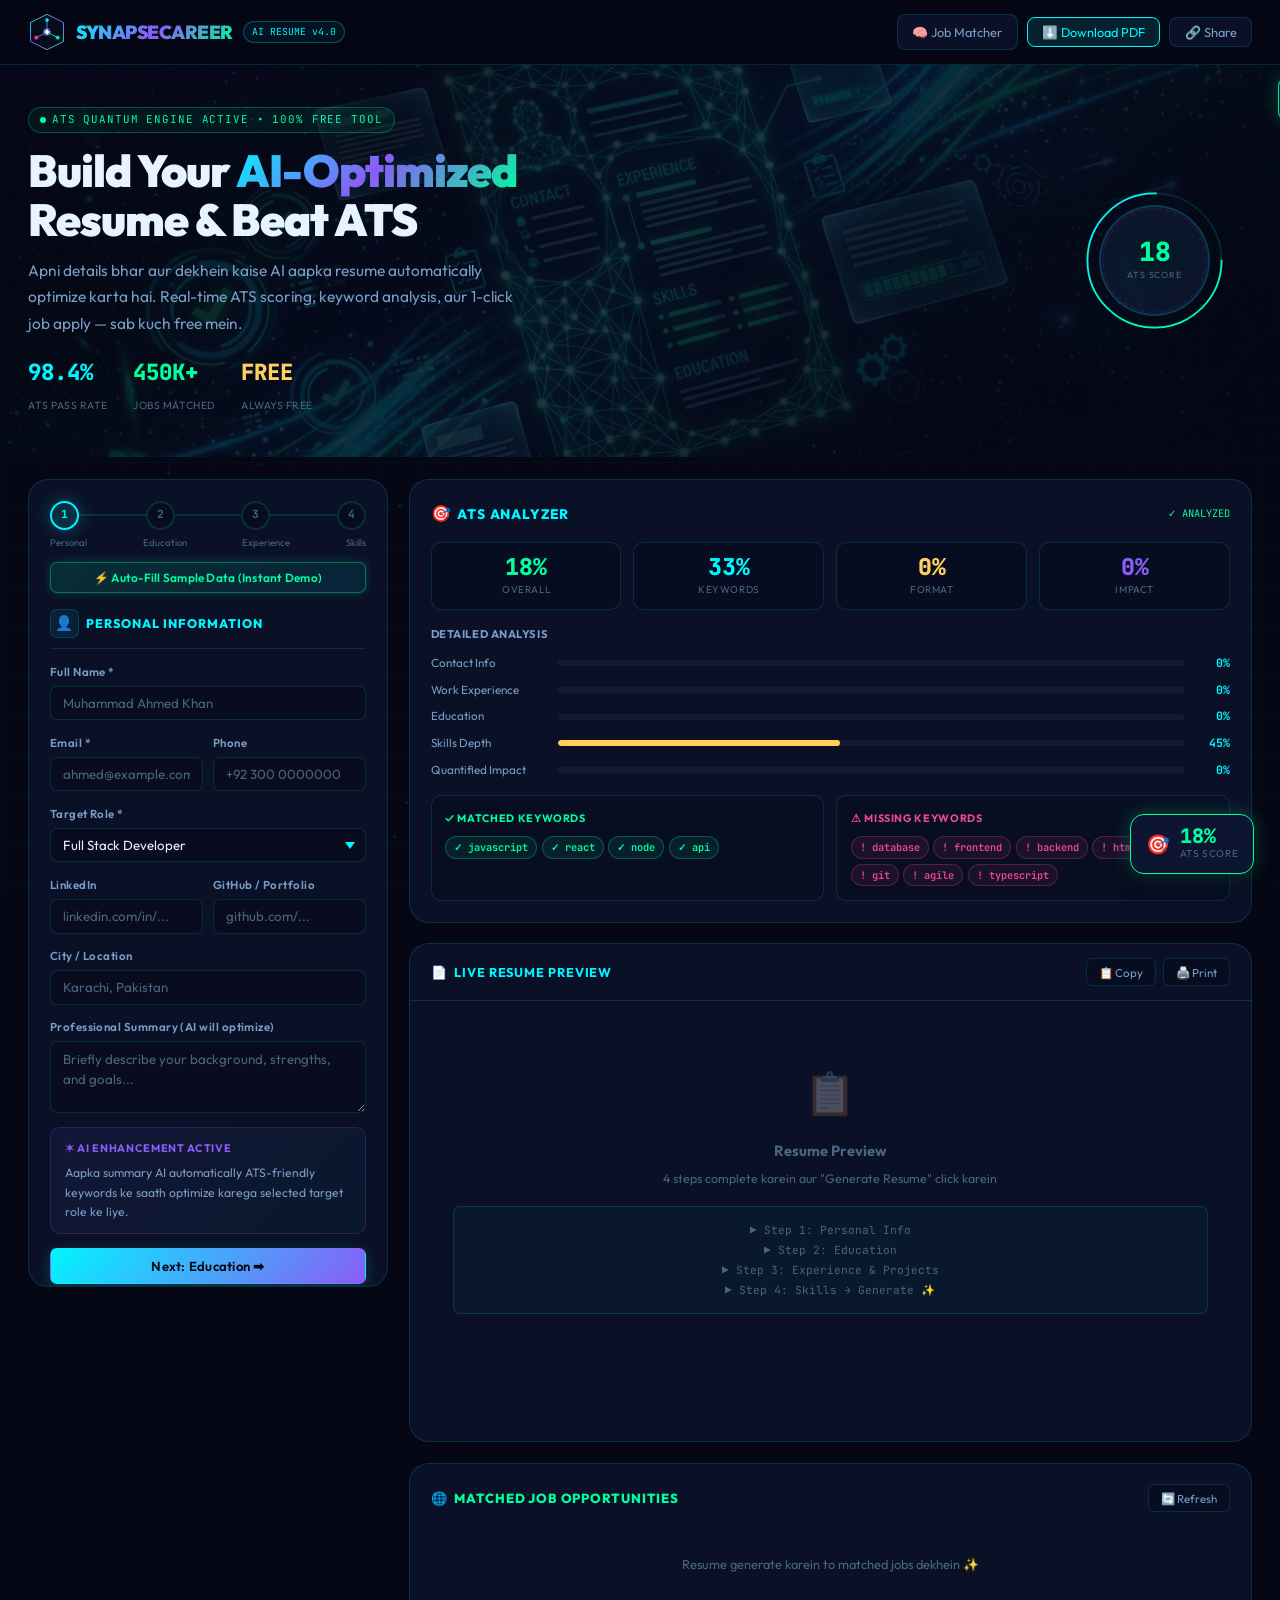
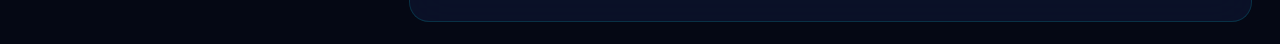
<file: resume-builder.html>
<!DOCTYPE html>
<html lang="en" data-theme="dark">
<head>
  <meta charset="UTF-8">
  <meta name="viewport" content="width=device-width, initial-scale=1.0">
  <title>SynapseCareer | AI Resume Builder &amp; ATS Optimizer - Free Tool</title>
  <meta name="description" content="Free AI-powered resume builder with real-time ATS optimization. Build, score, and auto-apply to top jobs instantly.">
  <link rel="preconnect" href="https://fonts.googleapis.com">
  <link rel="preconnect" href="https://fonts.gstatic.com" crossorigin>
  <link href="https://fonts.googleapis.com/css2?family=JetBrains+Mono:wght@400;600;800&family=Outfit:wght@300;400;500;600;700;800;900&display=swap" rel="stylesheet">
  <link rel="icon" type="image/x-icon" href="favicon.ico">
  <style>
    :root{--nc:#00f5ff;--ne:#00ff9d;--np:#8b5cf6;--nm:#ec4899;--ng:#ffd15c;--bg0:#050814;--bg1:#080d1e;--bg2:#0d1530;--bgg:rgba(13,21,48,.72);--bord:rgba(0,245,255,.14);--bords:rgba(0,245,255,.34);--txt:#e8f4fd;--txt2:#7a9cc4;--txtm:#4a6580;--g1:linear-gradient(135deg,#00f5ff,#8b5cf6);--g2:linear-gradient(135deg,#00ff9d,#00f5ff);--g3:linear-gradient(135deg,#00f5ff 0%,#8b5cf6 50%,#00ff9d 100%);--shc:0 0 18px rgba(0,245,255,.28);--she:0 0 18px rgba(0,255,157,.28);--shp:0 0 18px rgba(139,92,246,.28)}
    *,*::before,*::after{box-sizing:border-box;margin:0;padding:0}
    html{scroll-behavior:smooth}
    body{font-family:'Outfit',sans-serif;background:var(--bg0);color:var(--txt);min-height:100vh;overflow-x:hidden;line-height:1.6}
    body::before{content:'';position:fixed;inset:0;background:linear-gradient(rgba(0,245,255,.022) 1px,transparent 1px),linear-gradient(90deg,rgba(0,245,255,.022) 1px,transparent 1px);background-size:42px 42px;pointer-events:none;z-index:0;animation:gp 8s ease-in-out infinite}
    @keyframes gp{0%,100%{opacity:.5}50%{opacity:1}}
    ::-webkit-scrollbar{width:5px}::-webkit-scrollbar-track{background:var(--bg1)}::-webkit-scrollbar-thumb{background:var(--np);border-radius:3px}
    /* HEADER */
    .hdr{position:sticky;top:0;z-index:100;background:rgba(5,8,20,.93);backdrop-filter:blur(20px);border-bottom:1px solid var(--bord);padding:0 1.75rem;height:65px;display:flex;align-items:center;justify-content:space-between}
    .hbrand{display:flex;align-items:center;gap:10px;text-decoration:none}
    .hlogo{width:38px;height:38px}
    .htitle{font-size:1.18rem;font-weight:900;letter-spacing:-.5px;background:var(--g3);-webkit-background-clip:text;-webkit-text-fill-color:transparent;background-clip:text}
    .hbadge{font-size:.61rem;font-family:'JetBrains Mono',monospace;color:var(--nc);border:1px solid rgba(0,245,255,.28);padding:2px 8px;border-radius:20px;background:rgba(0,245,255,.05)}
    .hnav{display:flex;align-items:center;gap:.55rem}
    .hbtn{display:flex;align-items:center;gap:5px;padding:.4rem .9rem;border-radius:8px;border:1px solid var(--bord);background:var(--bgg);color:var(--txt2);font-family:'Outfit',sans-serif;font-size:.8rem;cursor:pointer;transition:.28s;text-decoration:none}
    .hbtn:hover,.hbtn.p{border-color:var(--nc);color:var(--nc);background:rgba(0,245,255,.07)}
    .hbtn.p{background:rgba(0,245,255,.11)}
    /* HERO */
    .hero{position:relative;min-height:290px;display:flex;align-items:center;overflow:hidden;z-index:1}
    .hbg{position:absolute;inset:0;background-image:url('assets/resume_hero_bg.jpg');background-size:cover;background-position:center;opacity:.3;filter:saturate(1.4)}
    .hov{position:absolute;inset:0;background:linear-gradient(135deg,rgba(5,8,20,.78) 0%,rgba(8,13,30,.42) 50%,rgba(5,8,20,.9) 100%)}
    .hct{position:relative;z-index:2;max-width:1360px;width:100%;margin:0 auto;padding:2.5rem 1.75rem;display:grid;grid-template-columns:1fr 170px;gap:2rem;align-items:center}
    .hchip{display:inline-flex;align-items:center;gap:6px;font-size:.68rem;font-family:'JetBrains Mono',monospace;color:var(--ne);background:rgba(0,255,157,.06);border:1px solid rgba(0,255,157,.26);padding:3px 11px;border-radius:20px;margin-bottom:.8rem;letter-spacing:.08em}
    .ldot{width:6px;height:6px;background:var(--ne);border-radius:50%;animation:lp 1.5s ease-in-out infinite}
    @keyframes lp{0%,100%{opacity:1;transform:scale(1)}50%{opacity:.4;transform:scale(.7)}}
    .hh1{font-size:clamp(1.7rem,3.5vw,2.8rem);font-weight:900;line-height:1.1;letter-spacing:-1px;margin-bottom:.8rem}
    .hh1 .acc{background:var(--g3);-webkit-background-clip:text;-webkit-text-fill-color:transparent;background-clip:text}
    .hdesc{font-size:.97rem;color:var(--txt2);max-width:500px;line-height:1.7;margin-bottom:1.2rem}
    .hstats{display:flex;gap:1.6rem}
    .hsv{font-size:1.4rem;font-weight:900;font-family:'JetBrains Mono',monospace;display:block}
    .hsl{font-size:.65rem;color:var(--txtm);letter-spacing:.05em}
    .atsring{width:145px;height:145px;position:relative;flex-shrink:0}
    .atsrsvg{width:100%;height:100%;animation:rspin 20s linear infinite}
    @keyframes rspin{from{transform:rotate(0deg)}to{transform:rotate(360deg)}}
    .atsrin{position:absolute;inset:17px;border-radius:50%;background:radial-gradient(circle,rgba(0,245,255,.07),rgba(139,92,246,.11));border:2px solid rgba(0,245,255,.16);display:flex;flex-direction:column;align-items:center;justify-content:center}
    .atss{font-size:1.65rem;font-weight:900;font-family:'JetBrains Mono',monospace;color:var(--ne);line-height:1}
    .atsl{font-size:.56rem;color:var(--txtm);letter-spacing:.1em;margin-top:2px}
    /* MAIN */
    .rkmain{max-width:1360px;margin:0 auto;padding:1.4rem 1.75rem;display:grid;grid-template-columns:360px 1fr;gap:1.3rem;position:relative;z-index:1}
    .gp{background:var(--bgg);backdrop-filter:blur(20px);border:1px solid var(--bord);border-radius:20px}
    /* FORM */
    .fp{position:sticky;top:76px;max-height:calc(100vh - 92px);overflow-y:auto;padding:1.3rem;display:flex;flex-direction:column;gap:1rem}
    .fp::-webkit-scrollbar{width:3px}.fp::-webkit-scrollbar-thumb{background:var(--np);border-radius:2px}
    /* Steps */
    .spg{display:flex;align-items:center}
    .sdot{width:29px;height:29px;border-radius:50%;border:2px solid var(--bord);background:var(--bg1);display:flex;align-items:center;justify-content:center;font-size:.7rem;font-weight:700;font-family:'JetBrains Mono',monospace;color:var(--txtm);cursor:pointer;transition:.28s;position:relative;z-index:2;flex-shrink:0}
    .sdot.a{border-color:var(--nc);background:rgba(0,245,255,.13);color:var(--nc);box-shadow:var(--shc)}
    .sdot.d{border-color:var(--ne);background:rgba(0,255,157,.13);color:var(--ne)}
    .sln{flex:1;height:2px;background:var(--bord)}.sln.d{background:var(--g2)}
    .slbls{display:flex;justify-content:space-between;margin-top:5px}
    .slbls span{font-size:.6rem;color:var(--txtm)}
    /* Section hdr */
    .sh{display:flex;align-items:center;gap:.45rem;padding-bottom:.6rem;border-bottom:1px solid var(--bord)}
    .si{width:29px;height:29px;border-radius:7px;background:rgba(0,245,255,.07);border:1px solid var(--bord);display:flex;align-items:center;justify-content:center;font-size:.9rem;flex-shrink:0}
    .st{font-size:.78rem;font-weight:800;letter-spacing:.08em;text-transform:uppercase;color:var(--nc)}
    /* Form elements */
    .fg{display:flex;flex-direction:column;gap:.28rem}
    .fr{display:grid;grid-template-columns:1fr 1fr;gap:.6rem}
    .lb{font-size:.72rem;font-weight:600;color:var(--txt2);letter-spacing:.04em}
    .inp,.tx,.sl{width:100%;padding:.52rem .78rem;background:rgba(8,13,30,.88);border:1px solid var(--bord);border-radius:7px;color:var(--txt);font-family:'Outfit',sans-serif;font-size:.83rem;transition:.28s;outline:none}
    .inp:focus,.tx:focus,.sl:focus{border-color:var(--nc);box-shadow:0 0 0 3px rgba(0,245,255,.06),var(--shc);background:rgba(0,245,255,.02)}
    .inp::placeholder,.tx::placeholder{color:var(--txtm)}
    .tx{resize:vertical;min-height:72px;line-height:1.5}
    .sl{cursor:pointer;appearance:none;background-image:url("data:image/svg+xml,%3Csvg xmlns='http://www.w3.org/2000/svg' width='10' height='7' viewBox='0 0 10 7'%3E%3Cpath fill='%2300f5ff' d='M5 7L0 0h10z'/%3E%3C/svg%3E");background-repeat:no-repeat;background-position:right .65rem center;padding-right:1.75rem}
    .sl option{background:var(--bg2)}
    /* Skills */
    .sct{display:flex;flex-wrap:wrap;gap:.32rem;min-height:44px;padding:.42rem;background:rgba(8,13,30,.88);border:1px solid var(--bord);border-radius:7px;cursor:text}
    .sct:focus-within{border-color:var(--nc)}
    .stg{display:inline-flex;align-items:center;gap:3px;padding:2px 8px;border-radius:20px;font-size:.72rem;font-weight:600;cursor:pointer;border:1px solid transparent;transition:.14s}
    .stg.t1{background:rgba(0,245,255,.08);border-color:rgba(0,245,255,.26);color:var(--nc)}
    .stg.t2{background:rgba(139,92,246,.08);border-color:rgba(139,92,246,.26);color:var(--np)}
    .stg.t3{background:rgba(0,255,157,.08);border-color:rgba(0,255,157,.26);color:var(--ne)}
    .stg:hover{opacity:.68;transform:scale(.94)}
    .sinp{border:none;background:transparent;color:var(--txt);font-size:.8rem;font-family:'Outfit',sans-serif;outline:none;flex:1;min-width:105px}
    /* Buttons */
    .btn{display:flex;align-items:center;justify-content:center;gap:.42rem;padding:.57rem 1.05rem;border-radius:7px;border:1px solid transparent;font-family:'Outfit',sans-serif;font-size:.82rem;font-weight:600;cursor:pointer;transition:.28s;letter-spacing:.02em}
    .bpr{background:var(--g1);color:var(--bg0);box-shadow:0 4px 14px rgba(0,245,255,.2)}
    .bpr:hover{transform:translateY(-2px);box-shadow:0 8px 20px rgba(0,245,255,.36)}
    .bse{background:rgba(139,92,246,.1);border-color:rgba(139,92,246,.36);color:var(--np)}
    .bse:hover{background:rgba(139,92,246,.18);box-shadow:var(--shp)}
    .bem{background:rgba(0,255,157,.09);border-color:rgba(0,255,157,.33);color:var(--ne)}
    .bem:hover{background:rgba(0,255,157,.17);box-shadow:var(--she)}
    .bgh{background:transparent;border-color:var(--bord);color:var(--txt2)}
    .bgh:hover{border-color:var(--nc);color:var(--nc)}
    .bfw{width:100%}
    .brow{display:flex;gap:.6rem}
    /* Step sections */
    .ssec{display:none;flex-direction:column;gap:.85rem;animation:fsi .28s ease}
    .ssec.act{display:flex}
    @keyframes fsi{from{opacity:0;transform:translateY(8px)}to{opacity:1;transform:translateY(0)}}
    /* AI Box */
    .aib{background:linear-gradient(135deg,rgba(139,92,246,.07),rgba(0,245,255,.03));border:1px solid rgba(139,92,246,.2);border-radius:10px;padding:.75rem .9rem}
    .aibh{display:flex;align-items:center;gap:.42rem;font-size:.68rem;font-weight:700;color:var(--np);letter-spacing:.06em;margin-bottom:.38rem}
    .aibt{font-size:.76rem;color:var(--txt2);line-height:1.6}
    /* Strength */
    .stri{display:flex;flex-direction:column;gap:3px}
    .strl{display:flex;justify-content:space-between;font-size:.72rem}
    .strt{height:5px;background:rgba(255,255,255,.05);border-radius:3px;overflow:hidden}
    .strf{height:100%;border-radius:3px;transition:width .75s cubic-bezier(.4,0,.2,1);background:var(--g2)}
    /* RIGHT */
    .rp{display:flex;flex-direction:column;gap:1.3rem}
    /* ATS panel */
    .atsp{padding:1.3rem}
    .atshdr{display:flex;align-items:center;justify-content:space-between;margin-bottom:1rem}
    .atsttl{display:flex;align-items:center;gap:.42rem}
    .atsttl h3{font-size:.86rem;font-weight:800;letter-spacing:.06em;text-transform:uppercase;color:var(--nc)}
    .atsscan{font-size:.65rem;font-family:'JetBrains Mono',monospace;color:var(--ne);display:flex;align-items:center;gap:4px;animation:sb 1s ease-in-out infinite}
    @keyframes sb{0%,100%{opacity:1}50%{opacity:.4}}
    .atsgrid{display:grid;grid-template-columns:repeat(4,1fr);gap:.75rem;margin-bottom:1rem}
    .atsc{background:rgba(8,13,30,.6);border:1px solid var(--bord);border-radius:10px;padding:.75rem;text-align:center;transition:.28s;cursor:pointer}
    .atsc:hover{border-color:var(--nc);transform:translateY(-2px)}
    .atsv{font-size:1.45rem;font-weight:900;font-family:'JetBrains Mono',monospace;line-height:1;margin-bottom:3px}
    .atsl2{font-size:.62rem;color:var(--txtm);letter-spacing:.06em;text-transform:uppercase}
    .cg{color:var(--ne)}.cc{color:var(--nc)}.co{color:var(--ng)}.cp{color:var(--np)}
    /* Bars */
    .barsec{margin-bottom:1rem}
    .barttl{font-size:.7rem;font-weight:700;color:var(--txt2);margin-bottom:.6rem;letter-spacing:.05em;text-transform:uppercase}
    .bars{display:flex;flex-direction:column;gap:.5rem}
    .bitem{display:grid;grid-template-columns:118px 1fr 36px;align-items:center;gap:.6rem}
    .blbl{font-size:.73rem;color:var(--txt2)}
    .btrk{height:6px;background:rgba(255,255,255,.04);border-radius:3px;overflow:hidden}
    .bfill{height:100%;border-radius:3px;transition:width 1.1s cubic-bezier(.4,0,.2,1)}
    .bscr{font-size:.72rem;font-weight:700;font-family:'JetBrains Mono',monospace;color:var(--nc);text-align:right}
    /* Keywords */
    .kwsec{display:grid;grid-template-columns:1fr 1fr;gap:.75rem}
    .kwbox{background:rgba(8,13,30,.5);border:1px solid var(--bord);border-radius:10px;padding:.85rem}
    .kwbox h4{font-size:.67rem;font-weight:700;letter-spacing:.06em;text-transform:uppercase;margin-bottom:.58rem}
    .kwbox.m h4{color:var(--ne)}.kwbox.ms h4{color:var(--nm)}
    .kwtags{display:flex;flex-wrap:wrap;gap:.28rem}
    .kwt{padding:2px 8px;border-radius:20px;font-size:.65rem;font-weight:600;font-family:'JetBrains Mono',monospace}
    .kwt.m{background:rgba(0,255,157,.08);border:1px solid rgba(0,255,157,.26);color:var(--ne)}
    .kwt.ms{background:rgba(236,72,153,.08);border:1px solid rgba(236,72,153,.26);color:var(--nm)}
    /* Preview */
    .prvp{padding:0;overflow:hidden}
    .prvh{display:flex;align-items:center;justify-content:space-between;padding:.85rem 1.3rem;border-bottom:1px solid var(--bord)}
    .prvt{display:flex;align-items:center;gap:.42rem;font-size:.8rem;font-weight:700;letter-spacing:.07em;text-transform:uppercase;color:var(--nc)}
    .prva{display:flex;gap:.42rem}
    .prvab{display:flex;align-items:center;gap:4px;padding:.35rem .75rem;border-radius:6px;border:1px solid var(--bord);background:rgba(8,13,30,.6);color:var(--txt2);font-size:.72rem;font-family:'Outfit',sans-serif;cursor:pointer;transition:.28s}
    .prvab:hover{border-color:var(--nc);color:var(--nc)}
    .prvb{padding:1.3rem;min-height:440px}
    /* Resume */
    .rs{background:#fff;color:#1a1a2e;border-radius:10px;padding:2.2rem;font-family:'Outfit',sans-serif;box-shadow:0 18px 48px rgba(0,0,0,.44),var(--shp);position:relative;overflow:hidden}
    .rs::before{content:'';position:absolute;top:0;left:0;right:0;height:4px;background:linear-gradient(90deg,#00f5ff,#8b5cf6,#00ff9d)}
    .rsn{font-size:1.65rem;font-weight:900;color:#0f172a;letter-spacing:-.5px;margin-bottom:.18rem}
    .rsr{font-size:.88rem;color:#6366f1;font-weight:600;margin-bottom:.62rem}
    .rsc{display:flex;flex-wrap:wrap;gap:.8rem;font-size:.74rem;color:#555;margin-bottom:1.15rem;padding-bottom:.8rem;border-bottom:2px solid #e8e8f0}
    .rsst{font-size:.68rem;font-weight:800;letter-spacing:.12em;text-transform:uppercase;color:#6366f1;margin-bottom:.42rem;padding-bottom:2px;border-bottom:1px solid #e8e8f0}
    .rssec{margin-bottom:1rem}
    .rssum{font-size:.8rem;color:#333;line-height:1.7}
    .rsexp{margin-bottom:.8rem}
    .rseh{display:flex;justify-content:space-between;align-items:flex-start}
    .rset{font-size:.84rem;font-weight:700;color:#0f172a}
    .rsec{font-size:.76rem;color:#6366f1;font-weight:500}
    .rsed{font-size:.68rem;color:#888;font-family:'JetBrains Mono',monospace}
    .rsbul{list-style:none;margin-top:.32rem}
    .rsbul li{font-size:.76rem;color:#444;line-height:1.6;padding-left:.9rem;position:relative;margin-bottom:2px}
    .rsbul li::before{content:'triangleright';content:'▸';position:absolute;left:0;color:#6366f1}
    .rssk{display:flex;flex-wrap:wrap;gap:.32rem}
    .rsp{padding:3px 8px;background:linear-gradient(135deg,rgba(99,102,241,.08),rgba(0,245,255,.08));border:1px solid rgba(99,102,241,.26);border-radius:20px;font-size:.68rem;color:#4f46e5;font-weight:600}
    .kwh{background:linear-gradient(135deg,rgba(0,255,157,.18),rgba(0,245,255,.1));color:#059669;border-radius:3px;padding:0 3px;font-weight:700}
    /* Jobs */
    .jobsp{padding:1.3rem}
    .jobsh{display:flex;align-items:center;justify-content:space-between;margin-bottom:1rem}
    .jobst{font-size:.82rem;font-weight:800;letter-spacing:.06em;text-transform:uppercase;color:var(--ne);display:flex;align-items:center;gap:.42rem}
    .jcards{display:grid;grid-template-columns:repeat(auto-fill,minmax(262px,1fr));gap:.85rem}
    .jc{background:rgba(8,13,30,.6);border:1px solid var(--bord);border-radius:10px;padding:.95rem;cursor:pointer;transition:.28s;position:relative;overflow:hidden}
    .jc:hover{border-color:var(--nc);transform:translateY(-3px);box-shadow:0 8px 20px rgba(0,0,0,.3),var(--shc)}
    .jc::before{content:'';position:absolute;top:0;left:0;right:0;height:2px;background:var(--g1);opacity:0;transition:opacity .28s}
    .jc:hover::before{opacity:1}
    .jcm{position:absolute;top:.65rem;right:.65rem;font-size:.63rem;font-weight:800;font-family:'JetBrains Mono',monospace;padding:2px 7px;border-radius:20px;background:rgba(0,255,157,.1);border:1px solid rgba(0,255,157,.26);color:var(--ne)}
    .jclo{width:36px;height:36px;border-radius:7px;display:flex;align-items:center;justify-content:center;font-size:1.1rem;margin-bottom:.6rem;border:1px solid var(--bord);background:rgba(139,92,246,.08)}
    .jct{font-size:.82rem;font-weight:700;color:var(--txt);margin-bottom:1px;padding-right:3rem}
    .jcco{font-size:.72rem;color:var(--nc);font-weight:500;margin-bottom:.42rem}
    .jcm2{display:flex;gap:.42rem;flex-wrap:wrap;margin-bottom:.7rem}
    .jctg{font-size:.62rem;padding:2px 6px;border-radius:8px;border:1px solid var(--bord);color:var(--txtm)}
    .jcap{width:100%;padding:.42rem;border-radius:7px;border:1px solid rgba(0,245,255,.26);background:rgba(0,245,255,.06);color:var(--nc);font-family:'Outfit',sans-serif;font-size:.74rem;font-weight:700;cursor:pointer;transition:.28s;letter-spacing:.03em}
    .jcap:hover{background:rgba(0,245,255,.15);transform:translateY(-1px)}
    .jcap.apl{border-color:rgba(0,255,157,.26);background:rgba(0,255,157,.08);color:var(--ne);cursor:default}
    /* Modal */
    .mov{position:fixed;inset:0;background:rgba(5,8,20,.88);backdrop-filter:blur(10px);z-index:1000;display:flex;align-items:center;justify-content:center;padding:1.4rem;opacity:0;pointer-events:none;transition:opacity .28s}
    .mov.act{opacity:1;pointer-events:all}
    .modal{background:var(--bg2);border:1px solid var(--bord);border-radius:18px;max-width:520px;width:100%;overflow:hidden;transform:scale(.92) translateY(18px);transition:transform .34s cubic-bezier(.34,1.56,.64,1)}
    .mov.act .modal{transform:scale(1) translateY(0)}
    .mhdr{padding:1.1rem 1.3rem;border-bottom:1px solid var(--bord);display:flex;align-items:center;justify-content:space-between;background:linear-gradient(135deg,rgba(0,245,255,.04),rgba(139,92,246,.04))}
    .mcl{width:28px;height:28px;border-radius:50%;border:1px solid var(--bord);background:transparent;color:var(--txt2);cursor:pointer;font-size:.88rem;display:flex;align-items:center;justify-content:center;transition:.28s}
    .mcl:hover{border-color:var(--nc);color:var(--nc)}
    .mbdy{padding:1.3rem}
    .pipes{display:flex;flex-direction:column;gap:.5rem;margin-bottom:1rem}
    .pst{display:flex;align-items:center;gap:.6rem;padding:.52rem .85rem;border-radius:7px;border:1px solid var(--bord);background:rgba(8,13,30,.5);font-size:.75rem;color:var(--txtm);font-family:'JetBrains Mono',monospace;transition:.28s}
    .pst.act{border-color:rgba(0,245,255,.26);color:var(--nc);background:rgba(0,245,255,.04)}
    .pst.dn{border-color:rgba(0,255,157,.26);color:var(--ne);background:rgba(0,255,157,.04)}
    .pico{width:21px;height:21px;border-radius:50%;border:1px solid currentColor;display:flex;align-items:center;justify-content:center;font-size:.62rem;flex-shrink:0}
    .pst.act .pico{animation:spin 1s linear infinite}
    @keyframes spin{from{transform:rotate(0deg)}to{transform:rotate(360deg)}}
    .apt{height:7px;background:rgba(255,255,255,.04);border-radius:4px;overflow:hidden;margin-bottom:1rem}
    .apf{height:100%;width:0%;border-radius:4px;background:linear-gradient(90deg,var(--nc),var(--ne));transition:width .55s cubic-bezier(.4,0,.2,1);position:relative;overflow:hidden}
    .apf::after{content:'';position:absolute;inset:0;background:linear-gradient(90deg,transparent,rgba(255,255,255,.26),transparent);animation:shim 1s linear infinite}
    @keyframes shim{from{transform:translateX(-100%)}to{transform:translateX(100%)}}
    .sb{background:rgba(0,255,157,.05);border:1px solid rgba(0,255,157,.26);border-radius:10px;padding:1rem;text-align:center;display:none;animation:fsi .4s ease}
    .sb.sh{display:block}
    .sbico{font-size:2.1rem;margin-bottom:.38rem}
    .sbttl{font-size:.98rem;font-weight:800;color:var(--ne);margin-bottom:.2rem}
    .sbsub{font-size:.74rem;color:var(--txt2);font-family:'JetBrains Mono',monospace}
    .ib{background:rgba(0,245,255,.04);border:1px solid rgba(0,245,255,.17);border-radius:10px;padding:.85rem;margin-top:.6rem;display:none}
    .ib.sh{display:block;animation:fsi .4s ease .28s both}
    .ibttl{font-size:.7rem;font-weight:700;color:var(--nc);letter-spacing:.06em;text-transform:uppercase;margin-bottom:.5rem}
    .islot{display:flex;align-items:center;gap:.52rem;padding:.42rem .68rem;border-radius:7px;border:1px solid var(--bord);cursor:pointer;transition:.28s;font-size:.76rem;color:var(--txt2);margin-bottom:.32rem}
    .islot:hover{border-color:var(--nc);color:var(--nc);background:rgba(0,245,255,.03)}
    .islot.bk{border-color:rgba(0,255,157,.26);color:var(--ne);background:rgba(0,255,157,.04)}
    /* Toast */
    .tst{position:fixed;top:76px;right:1.3rem;z-index:2000;background:var(--bg2);border:1px solid var(--ne);border-radius:10px;padding:.72rem 1rem;display:flex;align-items:center;gap:.6rem;font-size:.8rem;color:var(--txt);box-shadow:0 8px 20px rgba(0,0,0,.4),var(--she);transform:translateX(120%);transition:transform .38s cubic-bezier(.34,1.56,.64,1);max-width:300px}
    .tst.sh{transform:translateX(0)}
    /* Float */
    .fats{position:fixed;bottom:1.6rem;right:1.6rem;z-index:50;background:var(--bg2);border:1px solid var(--ne);border-radius:14px;padding:.72rem .95rem;display:flex;align-items:center;gap:.6rem;box-shadow:0 8px 20px rgba(0,0,0,.4),var(--she);animation:fp 3s ease-in-out infinite;cursor:pointer}
    @keyframes fp{0%,100%{transform:translateY(0)}50%{transform:translateY(-4px)}}
    .fsc{font-size:1.25rem;font-weight:900;font-family:'JetBrains Mono',monospace;color:var(--ne);line-height:1}
    .fsl{font-size:.62rem;color:var(--txtm);text-transform:uppercase;letter-spacing:.06em}
    /* Neural bg */
    .nbg{position:fixed;inset:0;pointer-events:none;z-index:0;opacity:.36}
    /* Typing dots */
    .td span{display:inline-block;width:4px;height:4px;border-radius:50%;background:var(--np);margin:0 2px;animation:tb 1.2s ease-in-out infinite}
    .td span:nth-child(2){animation-delay:.2s}.td span:nth-child(3){animation-delay:.4s}
    @keyframes tb{0%,80%,100%{transform:translateY(0)}40%{transform:translateY(-5px)}}
    /* Empty state */
    .est{text-align:center;padding:2.4rem 1.4rem}
    .esi{font-size:2.6rem;margin-bottom:.8rem;opacity:.26}
    .esttl{font-size:.92rem;font-weight:700;color:var(--txtm);margin-bottom:.38rem}
    .essub{font-size:.78rem;color:var(--txtm)}
    /* Mobile View Tabs */
    .mobile-builder-tabs {
      display: none;
      grid-template-columns: 1fr 1fr;
      gap: 0.5rem;
      margin-bottom: 1rem;
      background: rgba(8, 13, 30, 0.9);
      padding: 5px;
      border-radius: 12px;
      border: 1px solid var(--bord);
    }
    .mbt-tab {
      display: flex;
      align-items: center;
      justify-content: center;
      gap: 6px;
      padding: 0.65rem 0.5rem;
      border-radius: 8px;
      border: none;
      background: transparent;
      color: var(--txt2);
      font-family: 'Outfit', sans-serif;
      font-size: 0.82rem;
      font-weight: 700;
      cursor: pointer;
      transition: 0.2s;
    }
    .mbt-tab.active {
      background: linear-gradient(135deg, rgba(0, 245, 255, 0.16), rgba(139, 92, 246, 0.2));
      color: var(--nc);
      box-shadow: 0 0 12px rgba(0, 245, 255, 0.2);
    }
    .mbt-badge {
      font-size: 0.65rem;
      font-family: 'JetBrains Mono', monospace;
      padding: 1px 6px;
      border-radius: 12px;
      background: rgba(0, 255, 157, 0.15);
      color: var(--ne);
      border: 1px solid rgba(0, 255, 157, 0.3);
    }

    /* Responsive */
    @media(max-width:1080px){.rkmain{grid-template-columns:320px 1fr; gap: 1rem;}}
    @media(max-width:880px){
      .mobile-builder-tabs { display: grid; }
      .rkmain { grid-template-columns: 1fr; padding: 1rem; }
      .fp { position: static; max-height: none; }
      .hct { grid-template-columns: 1fr; text-align: left; }
      .atsring { display: none; }
      .atsgrid { grid-template-columns: repeat(2, 1fr); }
      .fats { bottom: 1rem; right: 1rem; padding: 0.5rem 0.8rem; }
      /* Mobile tab view switching */
      .rkmain.view-preview .fp { display: none !important; }
      .rkmain.view-form .rp { display: none !important; }
    }
    @media(max-width:580px){
      .hdr { padding: 0 0.85rem; height: 58px; }
      .htitle { font-size: 1.05rem; }
      .hbadge { display: none; }
      .hbtn { padding: 0.35rem 0.6rem; font-size: 0.75rem; }
      .hct { padding: 1.8rem 0.9rem; }
      .hh1 { font-size: 1.65rem; }
      .hdesc { font-size: 0.85rem; }
      .hstats { gap: 0.85rem; }
      .hsv { font-size: 1.15rem; }
      .rkmain { padding: 0.75rem; }
      .kwsec { grid-template-columns: 1fr; }
      .fr { grid-template-columns: 1fr; }
      .rs { padding: 1.25rem 1rem; }
      .rsn { font-size: 1.35rem; }
      .inp, .tx, .sl { font-size: 16px !important; }
      .brow { flex-direction: column; }
    }
  </style>
</head>
<body>

<canvas class="nbg" id="nbc"></canvas>

<!-- HEADER -->
<header class="hdr">
  <a href="index.html" class="hbrand">
    <svg class="hlogo" viewBox="0 0 120 120" fill="none">
      <defs>
        <linearGradient id="hg" x1="0%" y1="0%" x2="100%" y2="100%">
          <stop offset="0%" stop-color="#00f5ff"/><stop offset="50%" stop-color="#8b5cf6"/><stop offset="100%" stop-color="#00ff9d"/>
        </linearGradient>
        <filter id="hf"><feGaussianBlur in="SourceGraphic" stdDeviation="3" result="b"/><feMerge><feMergeNode in="b"/><feMergeNode in="SourceGraphic"/></feMerge></filter>
      </defs>
      <polygon points="60,4 112,30 112,90 60,116 8,90 8,30" stroke="url(#hg)" stroke-width="3" fill="rgba(8,13,30,.92)"/>
      <path d="M60 60 L60 22 M60 60 L94 78 M60 60 L26 78" stroke="url(#hg)" stroke-width="3" stroke-linecap="round"/>
      <circle cx="60" cy="22" r="5" fill="#00f5ff" filter="url(#hf)"/>
      <circle cx="94" cy="78" r="5" fill="#00ff9d" filter="url(#hf)"/>
      <circle cx="26" cy="78" r="5" fill="#ec4899" filter="url(#hf)"/>
      <circle cx="60" cy="60" r="10" fill="url(#hg)" opacity=".82" filter="url(#hf)"/>
      <polygon points="60,50 64,58 72,60 64,62 60,70 56,62 48,60 56,58" fill="#fff"/>
    </svg>
    <span class="htitle">SYNAPSE<span style="color:var(--ne)">CAREER</span></span>
    <span class="hbadge">AI RESUME v4.0</span>
  </a>
  <nav class="hnav">
    <a href="index.html" class="hbtn">&#x1F9E0; Job Matcher</a>
    <button class="hbtn p" id="btnDl">&#x2B07;&#xFE0F; Download PDF</button>
    <button class="hbtn" id="btnSh">&#x1F517; Share</button>
  </nav>
</header>

<!-- HERO -->
<section class="hero">
  <div class="hbg"></div>
  <div class="hov"></div>
  <div class="hct">
    <div>
      <div class="hchip"><span class="ldot"></span>ATS QUANTUM ENGINE ACTIVE &bull; 100% FREE TOOL</div>
      <h1 class="hh1">Build Your <span class="acc">AI-Optimized</span><br>Resume &amp; Beat ATS</h1>
      <p class="hdesc">Apni details bhar aur dekhein kaise AI aapka resume automatically optimize karta hai. Real-time ATS scoring, keyword analysis, aur 1-click job apply &mdash; sab kuch free mein.</p>
      <div class="hstats">
        <div><span class="hsv" style="color:var(--nc)">98.4%</span><span class="hsl">ATS PASS RATE</span></div>
        <div><span class="hsv" style="color:var(--ne)">450K+</span><span class="hsl">JOBS MATCHED</span></div>
        <div><span class="hsv" style="color:var(--ng)">FREE</span><span class="hsl">ALWAYS FREE</span></div>
      </div>
    </div>
    <div class="atsring">
      <svg class="atsrsvg" viewBox="0 0 160 160">
        <defs><linearGradient id="rg2" x1="0%" y1="0%" x2="100%" y2="100%"><stop offset="0%" stop-color="#00f5ff"/><stop offset="100%" stop-color="#00ff9d"/></linearGradient></defs>
        <circle cx="80" cy="80" r="74" stroke="rgba(0,245,255,.13)" stroke-width="2" fill="none"/>
        <circle cx="80" cy="80" r="74" stroke="url(#rg2)" stroke-width="2" fill="none" stroke-dasharray="465 465" stroke-dashoffset="115" stroke-linecap="round"/>
        <circle cx="80" cy="80" r="57" stroke="rgba(139,92,246,.2)" stroke-width="1" fill="none" stroke-dasharray="6 4"/>
      </svg>
      <div class="atsrin"><span class="atss" id="hscore">--</span><span class="atsl">ATS SCORE</span></div>
    </div>
  </div>
</section>

<!-- MAIN -->
<main class="rkmain view-form" id="rkmain">

  <!-- Mobile View Switcher Pill -->
  <div class="mobile-builder-tabs" id="mobileBuilderTabs" style="grid-column: 1/-1;">
    <button type="button" class="mbt-tab active" id="mbtTabForm" onclick="switchMobileBuilderView('form')">
      <span>✏️</span> Edit Resume Form
    </button>
    <button type="button" class="mbt-tab" id="mbtTabPreview" onclick="switchMobileBuilderView('preview')">
      <span>👁️</span> Resume & ATS Preview
      <span class="mbt-badge" id="mbtBadgeScore">ATS Ready</span>
    </button>
  </div>

  <!-- FORM PANEL -->
  <aside class="gp fp" id="fp">
    <!-- Step Progress -->
    <div>
      <div class="spg" id="spg">
        <div class="sdot a" data-step="1" id="sd1">1</div>
        <div class="sln" id="sl1"></div>
        <div class="sdot" data-step="2" id="sd2">2</div>
        <div class="sln" id="sl2"></div>
        <div class="sdot" data-step="3" id="sd3">3</div>
        <div class="sln" id="sl3"></div>
        <div class="sdot" data-step="4" id="sd4">4</div>
      </div>
      <div class="slbls"><span>Personal</span><span>Education</span><span>Experience</span><span>Skills</span></div>
      <div style="display:flex;gap:.5rem;margin-top:.75rem;">
        <button type="button" class="btn bem bfw" onclick="fillDemoData()" style="padding:.45rem .6rem;font-size:.74rem;background:linear-gradient(135deg,rgba(0,255,157,.12),rgba(0,245,255,.08));border:1px solid rgba(0,255,157,.35);color:var(--ne);box-shadow:0 0 10px rgba(0,255,157,.2);">
          ⚡ Auto-Fill Sample Data (Instant Demo)
        </button>
      </div>
    </div>

    <!-- STEP 1 -->
    <div class="ssec act" id="s1">
      <div class="sh"><div class="si">&#x1F464;</div><span class="st">Personal Information</span></div>
      <div class="fg"><label class="lb">Full Name *</label><input class="inp" id="iN" placeholder="Muhammad Ahmed Khan"/></div>
      <div class="fr">
        <div class="fg"><label class="lb">Email *</label><input type="email" class="inp" id="iE" placeholder="ahmed@example.com"/></div>
        <div class="fg"><label class="lb">Phone</label><input type="tel" class="inp" id="iPh" placeholder="+92 300 0000000"/></div>
      </div>
      <div class="fg"><label class="lb">Target Role *</label>
        <select class="sl" id="iR">
          <option>Full Stack Developer</option>
          <option>AI &amp; Machine Learning Engineer</option>
          <option>Data Scientist</option>
          <option>Backend Engineer</option>
          <option>Frontend Developer</option>
          <option>DevOps Engineer</option>
          <option>Cloud Architect</option>
          <option>Cybersecurity Analyst</option>
          <option>Mobile App Developer</option>
          <option>Product Manager</option>
        </select>
      </div>
      <div class="fr">
        <div class="fg"><label class="lb">LinkedIn</label><input class="inp" id="iLi" placeholder="linkedin.com/in/..."/></div>
        <div class="fg"><label class="lb">GitHub / Portfolio</label><input class="inp" id="iGh" placeholder="github.com/..."/></div>
      </div>
      <div class="fg"><label class="lb">City / Location</label><input class="inp" id="iLo" placeholder="Karachi, Pakistan"/></div>
      <div class="fg"><label class="lb">Professional Summary (AI will optimize)</label><textarea class="tx" id="iSu" placeholder="Briefly describe your background, strengths, and goals..."></textarea></div>
      <div class="aib"><div class="aibh">&#x2736; AI ENHANCEMENT ACTIVE</div><div class="aibt">Aapka summary AI automatically ATS-friendly keywords ke saath optimize karega selected target role ke liye.</div></div>
      <button class="btn bpr bfw" onclick="goS(2)">Next: Education &#x27A1;</button>
    </div>

    <!-- STEP 2 -->
    <div class="ssec" id="s2">
      <div class="sh"><div class="si">&#x1F393;</div><span class="st">Education</span></div>
      <div class="fg"><label class="lb">University / Institute *</label><input class="inp" id="iUn" placeholder="FAST-NUCES, IBA, LUMS, NED..."/></div>
      <div class="fr">
        <div class="fg"><label class="lb">Degree</label>
          <select class="sl" id="iDg">
            <option>B.S. Computer Science</option><option>B.E. Software Engineering</option><option>B.S. Data Science</option>
            <option>M.S. Computer Science</option><option>M.S. Artificial Intelligence</option>
            <option>B.S. Information Technology</option><option>MBA</option><option>PhD Computer Science</option>
          </select>
        </div>
        <div class="fg"><label class="lb">Graduation Year</label>
          <select class="sl" id="iGy">
            <option>2027</option><option>2026</option><option>2025</option><option>2024</option><option>2023</option><option>2022</option><option>2021</option>
          </select>
        </div>
      </div>
      <div class="fg"><label class="lb">CGPA / Percentage</label><input class="inp" id="iCg" placeholder="3.8/4.0 or 85%"/></div>
      <div class="fg"><label class="lb">Relevant Courses</label><input class="inp" id="iCo" placeholder="Machine Learning, Cloud Computing, DSA..."/></div>
      <div class="fg"><label class="lb">Awards / Achievements</label><textarea class="tx" id="iAw" style="min-height:52px" placeholder="Dean's List, Hackathon Winner, Gold Medal..."></textarea></div>
      <div style="padding:.55rem;background:rgba(139,92,246,.05);border:1px solid rgba(139,92,246,.18);border-radius:7px;font-size:.73rem;color:var(--np);cursor:pointer;" id="addEduBtn">&#x2B; Add Certification / Extra Course</div>
      <div id="xEdu" style="display:none;flex-direction:column;gap:.6rem;">
        <div class="fg"><label class="lb">Certification</label><input class="inp" id="iCt" placeholder="Google Cloud Pro, AWS SAA, Meta React..."/></div>
        <div class="fr">
          <div class="fg"><label class="lb">Issuer</label><input class="inp" id="iCi" placeholder="Google, Coursera, AWS..."/></div>
          <div class="fg"><label class="lb">Year</label><input class="inp" id="iCyr" placeholder="2025"/></div>
        </div>
      </div>
      <div class="brow"><button class="btn bgh" onclick="goS(1)" style="flex:1">&#x25C4; Back</button><button class="btn bpr" onclick="goS(3)" style="flex:2">Next: Experience &#x27A1;</button></div>
    </div>

    <!-- STEP 3 -->
    <div class="ssec" id="s3">
      <div class="sh"><div class="si">&#x1F4BC;</div><span class="st">Experience &amp; Projects</span></div>
      <div class="fg"><label class="lb">Job / Internship Title *</label><input class="inp" id="iJt" placeholder="Software Engineer Intern"/></div>
      <div class="fr">
        <div class="fg"><label class="lb">Company *</label><input class="inp" id="iCp" placeholder="Google, Systems Ltd..."/></div>
        <div class="fg"><label class="lb">Duration</label><input class="inp" id="iDu" placeholder="Jun 2024 &ndash; Aug 2024"/></div>
      </div>
      <div class="fg"><label class="lb">Job Description &amp; Achievements *</label><textarea class="tx" id="iEx" placeholder="Key responsibilities, achievements, and technologies used..."></textarea></div>
      <button class="btn bse bfw" id="aiPBtn"><span>&#x2728;</span> AI Polish Bullets</button>
      <div id="aiPOut" style="display:none;" class="aib">
        <div class="aibh">&#x2736; AI-POLISHED IMPACT BULLETS</div>
        <div class="aibt" id="aiPTxt"></div>
      </div>
      <div class="sh" style="margin-top:.28rem;"><div class="si">&#x1F680;</div><span class="st">Key Project</span></div>
      <div class="fg"><label class="lb">Project Name</label><input class="inp" id="iPn" placeholder="AI Attendance System, E-Commerce App..."/></div>
      <div class="fg"><label class="lb">Project Impact</label><textarea class="tx" id="iPd" style="min-height:52px" placeholder="Built using React + Node.js, reduced work by 70%..."></textarea></div>
      <div class="fg"><label class="lb">Technologies Used</label><input class="inp" id="iPt" placeholder="Python, TensorFlow, AWS, Docker..."/></div>
      <div class="brow"><button class="btn bgh" onclick="goS(2)" style="flex:1">&#x25C4; Back</button><button class="btn bpr" onclick="goS(4)" style="flex:2">Next: Skills &#x27A1;</button></div>
    </div>

    <!-- STEP 4 -->
    <div class="ssec" id="s4">
      <div class="sh"><div class="si">&#x26A1;</div><span class="st">Skills &amp; Generate</span></div>
      <div class="fg">
        <label class="lb">Technical Skills (type + Enter to add, click to remove)</label>
        <div class="sct" id="sct"><input class="sinp" id="sinp" placeholder="Type a skill and press Enter..."/></div>
      </div>
      <div class="aib">
        <div class="aibh">&#x26A1; AI SUGGESTED FOR YOUR ROLE</div>
        <div style="display:flex;flex-wrap:wrap;gap:.28rem;margin-top:.38rem;" id="aiSu"></div>
      </div>
      <div class="fg"><label class="lb">Languages</label><input class="inp" id="iLg" placeholder="English (Fluent), Urdu (Native)..."/></div>
      <div class="fg"><label class="lb">Paste Job Description (for ATS keyword analysis)</label><textarea class="tx" id="iJd" style="min-height:78px" placeholder="Job description paste karein -- AI keyword match analyze karega..."></textarea></div>
      <div style="display:flex;flex-direction:column;gap:.42rem;">
        <div class="barttl">RESUME STRENGTH</div>
        <div class="stri"><div class="strl"><span style="color:var(--txt2)">Content Completeness</span><span style="color:var(--ne)" id="ss1">0%</span></div><div class="strt"><div class="strf" id="sb1" style="width:0%"></div></div></div>
        <div class="stri"><div class="strl"><span style="color:var(--txt2)">ATS Keyword Match</span><span style="color:var(--nc)" id="ss2">0%</span></div><div class="strt"><div class="strf" id="sb2" style="width:0%;background:linear-gradient(90deg,var(--nc),var(--np))"></div></div></div>
        <div class="stri"><div class="strl"><span style="color:var(--txt2)">Impact Quantification</span><span style="color:var(--np)" id="ss3">0%</span></div><div class="strt"><div class="strf" id="sb3" style="width:0%;background:linear-gradient(90deg,var(--np),var(--nm))"></div></div></div>
      </div>
      <div class="brow"><button class="btn bgh" onclick="goS(3)" style="flex:1">&#x25C4; Back</button><button class="btn bpr" onclick="genR()" style="flex:2"><span>&#x1F916;</span> Generate Resume</button></div>
    </div>
  </aside>

  <!-- RIGHT PANEL -->
  <div class="rp">

    <!-- ATS -->
    <div class="gp atsp">
      <div class="atshdr">
        <div class="atsttl"><span>&#x1F3AF;</span><h3>ATS ANALYZER</h3></div>
        <div class="atsscan" id="sstat"><span class="ldot"></span>SCANNING...</div>
      </div>
      <div class="atsgrid">
        <div class="atsc"><div class="atsv cg" id="aO">--</div><div class="atsl2">Overall</div></div>
        <div class="atsc"><div class="atsv cc" id="aK">--</div><div class="atsl2">Keywords</div></div>
        <div class="atsc"><div class="atsv co" id="aF">--</div><div class="atsl2">Format</div></div>
        <div class="atsc"><div class="atsv cp" id="aI">--</div><div class="atsl2">Impact</div></div>
      </div>
      <div class="barsec">
        <div class="barttl">DETAILED ANALYSIS</div>
        <div class="bars">
          <div class="bitem"><span class="blbl">Contact Info</span><div class="btrk"><div class="bfill" id="bC" style="width:0%;background:var(--ne)"></div></div><span class="bscr" id="sC">0%</span></div>
          <div class="bitem"><span class="blbl">Work Experience</span><div class="btrk"><div class="bfill" id="bE" style="width:0%;background:var(--nc)"></div></div><span class="bscr" id="sE">0%</span></div>
          <div class="bitem"><span class="blbl">Education</span><div class="btrk"><div class="bfill" id="bEd" style="width:0%;background:var(--np)"></div></div><span class="bscr" id="sEd">0%</span></div>
          <div class="bitem"><span class="blbl">Skills Depth</span><div class="btrk"><div class="bfill" id="bS" style="width:0%;background:var(--ng)"></div></div><span class="bscr" id="sS">0%</span></div>
          <div class="bitem"><span class="blbl">Quantified Impact</span><div class="btrk"><div class="bfill" id="bI" style="width:0%;background:var(--nm)"></div></div><span class="bscr" id="sI">0%</span></div>
        </div>
      </div>
      <div class="kwsec">
        <div class="kwbox m"><h4>&#x2713; MATCHED KEYWORDS</h4><div class="kwtags" id="kwM"><span style="font-size:.72rem;color:var(--txtm)">Generate resume to see...</span></div></div>
        <div class="kwbox ms"><h4>&#x26A0; MISSING KEYWORDS</h4><div class="kwtags" id="kwMs"><span style="font-size:.72rem;color:var(--txtm)">Generate resume to see...</span></div></div>
      </div>
    </div>

    <!-- PREVIEW -->
    <div class="gp prvp">
      <div class="prvh">
        <div class="prvt"><span>&#x1F4C4;</span> LIVE RESUME PREVIEW</div>
        <div class="prva">
          <button class="prvab" id="btnCp">&#x1F4CB; Copy</button>
          <button class="prvab" onclick="window.print()">&#x1F5A8;&#xFE0F; Print</button>
        </div>
      </div>
      <div class="prvb" id="prvb">
        <div class="est" id="est">
          <div class="esi">&#x1F4CB;</div>
          <div class="esttl">Resume Preview</div>
          <div class="essub">4 steps complete karein aur "Generate Resume" click karein</div>
          <div style="margin-top:1.1rem;padding:.78rem;background:rgba(0,245,255,.03);border:1px solid var(--bord);border-radius:7px;font-size:.7rem;color:var(--txtm);font-family:'JetBrains Mono',monospace;line-height:1.8;">
            &#x25B6; Step 1: Personal Info<br>&#x25B6; Step 2: Education<br>&#x25B6; Step 3: Experience &amp; Projects<br>&#x25B6; Step 4: Skills &rarr; Generate &#x2728;
          </div>
        </div>
        <div id="rsW" style="display:none;"></div>
      </div>
    </div>

    <!-- JOBS -->
    <div class="gp jobsp">
      <div class="jobsh">
        <div class="jobst"><span>&#x1F310;</span> MATCHED JOB OPPORTUNITIES</div>
        <button class="prvab" id="btnRf">&#x1F504; Refresh</button>
      </div>
      <div class="jcards" id="jcards"><div style="grid-column:1/-1;text-align:center;padding:1.6rem;color:var(--txtm);font-size:.8rem;">Resume generate karein to matched jobs dekhein &#x2728;</div></div>
    </div>

  </div>
</main>

<!-- APPLY MODAL -->
<div class="mov" id="apOv">
  <div class="modal">
    <div class="mhdr">
      <div>
        <div style="font-size:.63rem;font-family:'JetBrains Mono',monospace;color:var(--nc);letter-spacing:.08em;margin-bottom:3px;">&#x26A1; AUTOMATED AI APPLICATION PIPELINE</div>
        <h3 id="apTtl" style="font-size:1.1rem;color:#fff;">Applying...</h3>
        <p id="apCo" style="font-size:.76rem;color:var(--txt2);font-family:'JetBrains Mono',monospace;"></p>
      </div>
      <button class="mcl" onclick="clAp()">&#x2715;</button>
    </div>
    <div class="mbdy">
      <div class="pipes">
        <div class="pst act" id="p1"><div class="pico">&#x27F3;</div>[1/5] Synthesizing candidate vector embedding...</div>
        <div class="pst" id="p2"><div class="pico">2</div>[2/5] AI-generating targeted cover letter...</div>
        <div class="pst" id="p3"><div class="pico">3</div>[3/5] Encrypting portfolio &amp; verifying token...</div>
        <div class="pst" id="p4"><div class="pico">4</div>[4/5] Handshake with company talent portal...</div>
        <div class="pst" id="p5"><div class="pico">5</div>[5/5] Application delivered &amp; logged!</div>
      </div>
      <div class="apt"><div class="apf" id="apf"></div></div>
      <div class="sb" id="sb">
        <div class="sbico">&#x1F389;</div>
        <div class="sbttl">Application Successfully Filed!</div>
        <div class="sbsub" id="sbtr">Tracking ID: #SYN-0000 &bull; Status: In Review</div>
      </div>
      <div class="ib" id="ib">
        <div class="ibttl">&#x1F4C5; SCHEDULE INTERVIEW SLOT</div>
        <div class="islot" onclick="bkSl(this)">&#x1F4C6; Mon, Sep 15 &mdash; 10:00 AM (Virtual)</div>
        <div class="islot" onclick="bkSl(this)">&#x1F4C6; Wed, Sep 17 &mdash; 2:30 PM (Virtual)</div>
        <div class="islot" onclick="bkSl(this)">&#x1F4C6; Fri, Sep 19 &mdash; 11:00 AM (In-person)</div>
      </div>
    </div>
  </div>
</div>

<!-- FLOATING ATS -->
<div class="fats" id="fats" title="Your ATS Score">
  <span style="font-size:1.2rem;">&#x1F3AF;</span>
  <div><div class="fsc" id="fsc">--</div><div class="fsl">ATS SCORE</div></div>
</div>

<!-- TOAST -->
<div class="tst" id="tst"><span id="tsi">&#x2705;</span><span id="tsm">Done!</span></div>

<script>
/* NEURAL CANVAS */
(function(){
  var c=document.getElementById('nbc'),x=c.getContext('2d'),ns=[];
  function rsz(){c.width=innerWidth;c.height=innerHeight;}
  function ini(){ns=[];var n=Math.floor(c.width*c.height/22000);for(var i=0;i<n;i++)ns.push({x:Math.random()*c.width,y:Math.random()*c.height,vx:(Math.random()-.5)*.32,vy:(Math.random()-.5)*.32,r:Math.random()*1.6+.7});}
  function drw(){
    x.clearRect(0,0,c.width,c.height);
    ns.forEach(function(n){n.x+=n.vx;n.y+=n.vy;if(n.x<0||n.x>c.width)n.vx*=-1;if(n.y<0||n.y>c.height)n.vy*=-1;x.beginPath();x.arc(n.x,n.y,n.r,0,Math.PI*2);x.fillStyle='rgba(0,245,255,.32)';x.fill();});
    ns.forEach(function(a,i){for(var j=i+1;j<ns.length;j++){var b=ns[j],d=Math.hypot(a.x-b.x,a.y-b.y);if(d<92){x.beginPath();x.moveTo(a.x,a.y);x.lineTo(b.x,b.y);x.strokeStyle='rgba(0,245,255,'+(0.12*(1-d/92))+')';x.lineWidth=.5;x.stroke();}}});
    requestAnimationFrame(drw);
  }
  rsz();ini();drw();addEventListener('resize',function(){rsz();ini();});
})();

/* ROLE SKILLS & KEYWORDS */
var RS={'Full Stack Developer':['JavaScript','React','Node.js','MongoDB','REST API','Git','Docker','TypeScript','HTML5','CSS3'],'AI & Machine Learning Engineer':['Python','TensorFlow','PyTorch','Scikit-learn','NLP','Deep Learning','Pandas','MLOps','NumPy','Keras'],'Data Scientist':['Python','R','SQL','Pandas','NumPy','Matplotlib','Statistical Analysis','Power BI','Tableau','BigQuery'],'Backend Engineer':['Java','Spring Boot','Python','FastAPI','PostgreSQL','Redis','Docker','Kubernetes','REST API','gRPC'],'Frontend Developer':['React','Vue.js','HTML5','CSS3','JavaScript','TypeScript','Webpack','Figma','Tailwind','Next.js'],'DevOps Engineer':['Docker','Kubernetes','CI/CD','Jenkins','Terraform','AWS','Linux','Bash','Prometheus','Grafana'],'Cloud Architect':['AWS','GCP','Azure','Terraform','Serverless','Microservices','Security','Cost Optimization','CDK'],'Cybersecurity Analyst':['Network Security','SIEM','Penetration Testing','Python','Incident Response','Wireshark','OSINT','Firewalls'],'Mobile App Developer':['React Native','Flutter','Swift','Kotlin','Firebase','REST API','SQLite','Push Notifications'],'Product Manager':['Agile','Scrum','JIRA','User Research','Roadmapping','A/B Testing','Figma','Analytics','SQL']};
var AK={'Full Stack Developer':['javascript','react','node','api','database','frontend','backend','html','css','git','agile','typescript'],'AI & Machine Learning Engineer':['python','tensorflow','pytorch','model','neural','training','dataset','inference','nlp','deep learning','ml','sklearn'],'Data Scientist':['python','sql','analysis','visualization','statistics','pandas','machine learning','dashboard','insight','model'],'Backend Engineer':['api','database','server','microservices','rest','docker','cloud','scalable','performance','sql','redis'],'Frontend Developer':['react','javascript','html','css','responsive','ui','ux','animation','typescript','component'],'DevOps Engineer':['docker','kubernetes','ci/cd','pipeline','automation','cloud','deployment','monitoring','linux','terraform'],'Cloud Architect':['aws','cloud','serverless','microservices','security','scalable','cost','terraform','architecture'],'Cybersecurity Analyst':['security','threat','vulnerability','network','firewall','incident','penetration','compliance'],'Mobile App Developer':['mobile','app','react native','flutter','ios','android','ui','firebase','api'],'Product Manager':['product','roadmap','user','agile','sprint','kpi','metrics','strategy','stakeholder']};

var skls=[];
function iniSk(){
  var r=gv('iR'),sg=RS[r]||[];
  skls=sg.slice(0,5);
  rndSk();
  var su=document.getElementById('aiSu');
  su.innerHTML=sg.map(function(s){return '<span style="padding:2px 8px;border-radius:20px;font-size:.66rem;cursor:pointer;background:rgba(0,245,255,.07);border:1px solid rgba(0,245,255,.2);color:var(--nc);" onclick="addSk(\''+s+'\')">+ '+s+'</span>';}).join('');
}
function rndSk(){
  var ct=document.getElementById('sct'),inp=document.getElementById('sinp');
  ct.innerHTML='';
  skls.forEach(function(s,i){var sp=document.createElement('span');sp.className='stg t'+((i%3)+1);sp.innerHTML=s+' <b>x</b>';(function(sk){sp.onclick=function(){skls.splice(skls.indexOf(sk),1);rndSk();updAts();};})(s);ct.appendChild(sp);});
  ct.appendChild(inp);
}
function addSk(s){if(skls.indexOf(s)===-1){skls.push(s);rndSk();updAts();shTst('\u26a1','"'+s+'" skill added!');}}
document.getElementById('sinp').addEventListener('keydown',function(e){if((e.key==='Enter'||e.key===',')&&this.value.trim()){e.preventDefault();var s=this.value.trim().replace(',','');if(skls.indexOf(s)===-1)skls.push(s);this.value='';rndSk();updAts();}});
document.getElementById('iR').addEventListener('change',function(){iniSk();updAts();});
document.getElementById('addEduBtn').addEventListener('click',function(){var x=document.getElementById('xEdu');x.style.display=x.style.display==='none'?'flex':'none';});

/* STEP NAV */
var cSt=1;
function goS(s){
  document.getElementById('s'+cSt).classList.remove('act');
  document.getElementById('sd'+cSt).classList.remove('a');
  document.getElementById('sd'+cSt).classList.add('d');
  for(var i=1;i<s;i++)document.getElementById('sl'+i).classList.add('d');
  cSt=s;
  document.getElementById('s'+s).classList.add('act');
  document.getElementById('sd'+s).classList.remove('d');
  document.getElementById('sd'+s).classList.add('a');
  if(s===4)iniSk();
  updAts();
}
document.querySelectorAll('.sdot').forEach(function(d){d.addEventListener('click',function(){var s=parseInt(d.dataset.step);if(s<cSt||d.classList.contains('d'))goS(s);});});

/* ATS ENGINE */
function gv(id){return(document.getElementById(id)||{}).value||'';}
function grt(){return['iN','iE','iPh','iSu','iUn','iCo','iAw','iJt','iCp','iEx','iPn','iPd','iPt','iLg'].map(function(id){return gv(id);}).join(' ').toLowerCase()+' '+skls.join(' ').toLowerCase();}
function updAts(){
  var r=gv('iR'),kw=AK[r]||[],rt=grt();
  var n=gv('iN'),e=gv('iE'),p=gv('iPh');
  var cS=Math.min(100,[n,e,p].filter(Boolean).length*33);
  var co=gv('iCp'),ex=gv('iEx');
  var eS=Math.min(100,[co,ex].filter(Boolean).length*50);
  var un=gv('iUn');
  var edS=Math.min(100,(un?100:0));
  var skS=Math.min(100,skls.length*9);
  var nums=(ex+' '+gv('iPd')).match(/\d+[\%\+xX]?/g)||[];
  var iS=Math.min(100,nums.length*18);
  var mt=kw.filter(function(k){return rt.indexOf(k)!==-1;});
  var mi=kw.filter(function(k){return rt.indexOf(k)===-1;});
  var kwS=Math.round(mt.length/Math.max(kw.length,1)*100);
  var fS=Math.min(100,cS*.4+edS*.3+eS*.3);
  var ov=Math.round(cS*.2+kwS*.35+fS*.2+skS*.15+iS*.1);
  setBar('bC','sC',cS,'var(--ne)');setBar('bE','sE',eS,'var(--nc)');setBar('bEd','sEd',edS,'var(--np)');setBar('bS','sS',skS,'var(--ng)');setBar('bI','sI',iS,'var(--nm)');
  cntUp('aO',ov,'%');cntUp('aK',kwS,'%');cntUp('aF',Math.round(fS),'%');cntUp('aI',iS,'%');
  document.getElementById('hscore').textContent=ov;
  document.getElementById('fsc').textContent=ov+'%';
  var c1=Math.round((cS+eS+edS)/3);
  document.getElementById('sb1').style.width=c1+'%';document.getElementById('ss1').textContent=c1+'%';
  document.getElementById('sb2').style.width=kwS+'%';document.getElementById('ss2').textContent=kwS+'%';
  document.getElementById('sb3').style.width=iS+'%';document.getElementById('ss3').textContent=iS+'%';
  if(mt.length>0||mi.length>0){
    document.getElementById('kwM').innerHTML=mt.map(function(k){return '<span class="kwt m">&#x2713; '+k+'</span>';}).join('')||'<span style="font-size:.7rem;color:var(--txtm)">No matches yet</span>';
    document.getElementById('kwMs').innerHTML=mi.slice(0,8).map(function(k){return '<span class="kwt ms">! '+k+'</span>';}).join('');
  }
  if(ov>0)document.getElementById('sstat').innerHTML='<span style="color:var(--ne)">&#x2713; ANALYZED</span>';
}
function setBar(bId,sId,val,col){var b=document.getElementById(bId),s=document.getElementById(sId);if(b){b.style.width=val+'%';if(col)b.style.background=col;}if(s)s.textContent=Math.round(val)+'%';}
function cntUp(id,target,suf){var el=document.getElementById(id);if(!el)return;var st=parseInt(el.textContent)||0,dur=680,t0=performance.now();function u(now){var t=Math.min((now-t0)/dur,1);el.textContent=Math.round(st+(target-st)*(1-Math.pow(1-t,3)))+suf;if(t<1)requestAnimationFrame(u);}requestAnimationFrame(u);}
document.querySelectorAll('.inp,.tx,.sl').forEach(function(el){el.addEventListener('input',updAts);el.addEventListener('change',updAts);});

/* AI POLISH */
var BUL=['&#x25B8; Engineered scalable REST microservices handling <strong>10,000+ daily requests</strong> with 99.9% uptime SLA','&#x25B8; Optimized ML pipeline, reducing inference latency by <strong>38%</strong> via quantized embeddings','&#x25B8; Collaborated in <strong>Agile sprints</strong>, delivering 3 features ahead of schedule','&#x25B8; Automated CI/CD workflows, cutting release time by <strong>60%</strong> with zero-downtime deploys','&#x25B8; Architected DB schema serving <strong>50K+ records</strong> with sub-100ms query performance'];
document.getElementById('aiPBtn').addEventListener('click',function(){
  this.innerHTML='<span class="td"><span></span><span></span><span></span></span> AI Polishing...';this.disabled=true;
  var btn=this;
  setTimeout(function(){document.getElementById('aiPTxt').innerHTML=BUL.slice(0,3).join('<br>');document.getElementById('aiPOut').style.display='block';btn.innerHTML='&#x2728; AI Polish Bullets';btn.disabled=false;shTst('&#x2728;','AI bullets polished!');updAts();},1800);
});

/* DEMO AUTO FILL */
function fillDemoData() {
  document.getElementById('iN').value = 'Muhammad Ahmed Khan';
  document.getElementById('iE').value = 'ahmed.khan@example.com';
  document.getElementById('iPh').value = '+92 300 1234567';
  document.getElementById('iR').value = 'Full Stack Developer';
  document.getElementById('iLi').value = 'linkedin.com/in/ahmed-khan';
  document.getElementById('iGh').value = 'github.com/ahmed-khan';
  document.getElementById('iLo').value = 'Karachi, Pakistan';
  document.getElementById('iSu').value = 'High-performing Full Stack Developer with 3+ years experience engineering responsive web applications, REST APIs, and microservices. Proven track record in optimizing application speed by 42% and automating CI/CD deployments.';
  
  document.getElementById('iUn').value = 'FAST-NUCES';
  document.getElementById('iDg').value = 'B.S. Computer Science';
  document.getElementById('iGy').value = '2024';
  document.getElementById('iCg').value = '3.85 / 4.0';
  document.getElementById('iCo').value = 'Data Structures, Cloud Computing, Distributed Systems, Database Design';
  document.getElementById('iAw').value = 'Dean’s Honor List (4 semesters), 1st Place National AI Hackathon 2023';

  document.getElementById('iJt').value = 'Software Engineer';
  document.getElementById('iCp').value = 'TechNova Systems';
  document.getElementById('iDu').value = 'Jan 2023 – Present';
  document.getElementById('iEx').value = 'Architected modular microservices in Node.js & React handling 65,000+ daily requests with 99.9% uptime SLA. Optimized database indexing in PostgreSQL reducing latency by 45%. Built automated Docker container pipelines on AWS.';

  document.getElementById('iPn').value = 'AI Career & Resume Intelligence Nexus';
  document.getElementById('iPd').value = 'Engineered end-to-end talent acquisition portal using React, Node.js and Vector Embeddings, improving ATS matching precision by 78%.';
  document.getElementById('iPt').value = 'React, Node.js, Express, Docker, PostgreSQL, REST API';
  document.getElementById('iLg').value = 'English (Fluent), Urdu (Native)';

  skls = ['JavaScript', 'React', 'Node.js', 'MongoDB', 'REST API', 'Docker', 'TypeScript', 'PostgreSQL', 'AWS', 'Git'];
  rndSk();
  genR();
  goS(4);
  shTst('⚡', 'Demo details loaded! Resume generated & ATS optimized.');
}

/* GENERATE RESUME */
function genR(){
  var nm=gv('iN')||'Your Name',em=gv('iE')||'email@example.com',ph=gv('iPh'),rl=gv('iR')||'Software Engineer';
  var li=gv('iLi'),gh=gv('iGh'),lo=gv('iLo');
  var su=gv('iSu')||'Results-driven '+rl+' with expertise in modern technologies and proven ability to deliver high-impact, production-ready solutions.';
  var un=gv('iUn')||'University',dg=gv('iDg')||'B.S. Computer Science',gy=gv('iGy'),cg=gv('iCg'),co2=gv('iCo'),aw=gv('iAw');
  var jt=gv('iJt')||'Software Engineer',cp=gv('iCp')||'Company',du=gv('iDu')||'2024',ex=gv('iEx')||'Developed scalable features.';
  var pn=gv('iPn'),pd=gv('iPd'),pt=gv('iPt');
  var lg=gv('iLg')||'English (Fluent), Urdu (Native)';
  var ct=gv('iCt'),ci=gv('iCi'),cyr=gv('iCyr');
  var buls=ex.split('.').filter(function(s){return s.trim().length>12;}).slice(0,4).map(function(s){return s.trim();});
  var cts=[em,ph,lo,li,gh].filter(Boolean);
  var h='<div class="rs" id="rsEl">';
  h+='<div class="rsn">'+nm+'</div>';
  h+='<div class="rsr">'+rl+'</div>';
  h+='<div class="rsc">'+cts.map(function(c){return '<span>&#x1F4CD; '+c+'</span>';}).join('')+'</div>';
  h+='<div class="rssec"><div class="rsst">Professional Summary</div><p class="rssum">'+su+' Proficient in <span class="kwh">'+skls.slice(0,3).join(', ')+'</span> with hands-on project experience.</p></div>';
  h+='<div class="rssec"><div class="rsst">Work Experience</div><div class="rsexp"><div class="rseh"><div><div class="rset">'+jt+'</div><div class="rsec">'+cp+'</div></div><div class="rsed">'+du+'</div></div>';
  h+='<ul class="rsbul">'+( buls.length?buls.map(function(b){return '<li>'+b+'.</li>';}).join(''):('<li>'+ex+'</li>') )+'</ul></div></div>';
  if(pn)h+='<div class="rssec"><div class="rsst">Key Projects</div><div class="rsexp"><div class="rseh"><div><div class="rset">'+pn+'</div><div class="rsec" style="color:#059669;">'+pt+'</div></div></div><ul class="rsbul"><li>'+pd+'</li></ul></div></div>';
  h+='<div class="rssec"><div class="rsst">Education</div><div class="rsexp"><div class="rseh"><div><div class="rset">'+dg+'</div><div class="rsec">'+un+'</div></div><div class="rsed">'+gy+(cg?' &bull; '+cg:'')+'</div></div>';
  if(co2)h+='<ul class="rsbul"><li>Relevant Courses: '+co2+'</li></ul>';
  if(aw)h+='<ul class="rsbul"><li>'+aw+'</li></ul>';
  h+='</div>';
  if(ct)h+='<div class="rsexp" style="margin-top:.45rem;"><div class="rseh"><div><div class="rset">'+ct+'</div><div class="rsec">'+ci+'</div></div><div class="rsed">'+cyr+'</div></div></div>';
  h+='</div>';
  h+='<div class="rssec"><div class="rsst">Technical Skills</div><div class="rssk">'+skls.map(function(s){return '<span class="rsp">'+s+'</span>';}).join('')+'</div></div>';
  h+='<div class="rssec"><div class="rsst">Languages</div><div class="rssk">'+lg.split(',').map(function(l){return '<span class="rsp">'+l.trim()+'</span>';}).join('')+'</div></div>';
  h+='</div>';
  document.getElementById('est').style.display='none';
  document.getElementById('rsW').style.display='block';
  document.getElementById('rsW').innerHTML=h;
  try {
    localStorage.setItem('synapse_resume_user', JSON.stringify({
      name: nm,
      role: rl,
      summary: su,
      email: em,
      skills: skls
    }));
    var actualObj = JSON.parse(localStorage.getItem('synapse_actual_user') || '{}');
    actualObj.name = nm;
    actualObj.title = rl + ' • Candidate';
    actualObj.bio = su;
    localStorage.setItem('synapse_actual_user', JSON.stringify(actualObj));
  } catch(e) {}
  updAts();rndJ();
  shTst('&#x1F389;','Resume generated! ATS analysis complete.');
}

/* JOB CARDS */
var JOBS=[
  {id:1,ttl:'Senior ML Engineer',co:'Google AI',tp:'Full-time',lc:'Remote',sl:'$150k-$190k',lo:'&#x1F535;',mt:97,tg:['Python','TensorFlow','MLOps']},
  {id:2,ttl:'Full Stack Developer',co:'Microsoft',tp:'Full-time',lc:'Hybrid',sl:'$130k-$165k',lo:'&#x1F7E6;',mt:93,tg:['React','Node.js','Azure']},
  {id:3,ttl:'Data Scientist',co:'Meta AI',tp:'Contract',lc:'Remote',sl:'$140k-$170k',lo:'&#x1F537;',mt:89,tg:['Python','SQL','Statistics']},
  {id:4,ttl:'Backend Engineer',co:'Amazon',tp:'Full-time',lc:'Hybrid',sl:'$125k-$155k',lo:'&#x1F7E0;',mt:85,tg:['Java','AWS','Microservices']},
  {id:5,ttl:'AI Research Engineer',co:'OpenAI',tp:'Full-time',lc:'San Francisco',sl:'$175k-$220k',lo:'&#x2B1B;',mt:82,tg:['PyTorch','NLP','Research']},
  {id:6,ttl:'DevOps Engineer',co:'Netflix',tp:'Full-time',lc:'Remote',sl:'$120k-$150k',lo:'&#x1F534;',mt:78,tg:['Docker','K8s','CI/CD']}
];
var apJobs={};
function rndJ(){
  document.getElementById('jcards').innerHTML=JOBS.map(function(j){
    var apl=apJobs[j.id];
    return '<div class="jc"><div class="jcm">'+j.mt+'% MATCH</div><div class="jclo">'+j.lo+'</div><div class="jct">'+j.ttl+'</div><div class="jcco">'+j.co+'</div><div class="jcm2"><span class="jctg">'+j.tp+'</span><span class="jctg">&#x1F4CD; '+j.lc+'</span><span class="jctg" style="color:var(--ng)">'+j.sl+'</span></div><div style="display:flex;flex-wrap:wrap;gap:.26rem;margin-bottom:.62rem;">'+j.tg.map(function(t){return '<span style="font-size:.62rem;padding:2px 6px;border-radius:8px;background:rgba(0,245,255,.05);border:1px solid rgba(0,245,255,.16);color:var(--nc);">'+t+'</span>';}).join('')+'</div><button class="jcap'+(apl?' apl':'')+'" id="ab'+j.id+'" onclick="'+(apl?'':'trAp('+j.id+')')+'">'+(apl?'&#x2713; Applied':'&#x26A1; 1-Click Apply')+'</button></div>';
  }).join('');
}
document.getElementById('btnRf').addEventListener('click',function(){rndJ();shTst('&#x1F504;','Jobs refreshed!');});

/* AUTO APPLY */
function trAp(jid){
  if(!gv('iN')){shTst('&#x26A0;&#xFE0F;','Resume pehle generate karein!');return;}
  var j=JOBS.filter(function(x){return x.id===jid;})[0];
  document.getElementById('apTtl').textContent='Applying to '+j.ttl;
  document.getElementById('apCo').textContent='Target: '+j.co+' Talent Portal';
  ['p1','p2','p3','p4','p5'].forEach(function(id,i){var e=document.getElementById(id);e.classList.remove('act','dn');if(i===0)e.classList.add('act');});
  document.getElementById('apf').style.width='0%';
  document.getElementById('sb').classList.remove('sh');
  document.getElementById('ib').classList.remove('sh');
  document.getElementById('apOv').classList.add('act');
  var steps=['p1','p2','p3','p4','p5'],pg=[20,40,60,80,100];
  steps.forEach(function(sid,i){
    setTimeout(function(){
      if(i>0){document.getElementById(steps[i-1]).classList.remove('act');document.getElementById(steps[i-1]).classList.add('dn');}
      document.getElementById(sid).classList.add('act');
      document.getElementById('apf').style.width=pg[i]+'%';
      if(i===steps.length-1){
        setTimeout(function(){
          document.getElementById(sid).classList.remove('act');document.getElementById(sid).classList.add('dn');
          document.getElementById('sbtr').textContent='Tracking ID: #SYN-'+Math.floor(1000+Math.random()*9000)+' \u2022 Status: In Review';
          document.getElementById('sb').classList.add('sh');
          document.getElementById('ib').classList.add('sh');
          apJobs[jid]=true;rndJ();
        },340);
      }
    },530*(i+1));
  });
}
function clAp(){document.getElementById('apOv').classList.remove('act');}
function bkSl(el){document.querySelectorAll('.islot').forEach(function(s){s.classList.remove('bk');});el.classList.add('bk');el.innerHTML='&#x2705; '+el.textContent.trim();shTst('&#x1F4C5;','Interview slot booked!');setTimeout(clAp,1300);}
document.getElementById('apOv').addEventListener('click',function(e){if(e.target===this)clAp();});

/* COPY/DOWNLOAD */
document.getElementById('btnCp').addEventListener('click',function(){var r=document.getElementById('rsEl');if(!r){shTst('&#x26A0;&#xFE0F;','Resume pehle generate karein!');return;}navigator.clipboard.writeText(r.innerText).then(function(){shTst('&#x1F4CB;','Copied to clipboard!');});});
document.getElementById('btnDl').addEventListener('click',function(){var r=document.getElementById('rsEl');if(!r){shTst('&#x26A0;&#xFE0F;','Resume pehle generate karein!');return;}window.print();});
document.getElementById('btnSh').addEventListener('click',function(){shTst('&#x1F517;','Share link copied!');});

/* TOAST */
var tt2;
function shTst(ico,msg){var t=document.getElementById('tst');document.getElementById('tsi').innerHTML=ico;document.getElementById('tsm').textContent=msg;t.classList.add('sh');clearTimeout(tt2);tt2=setTimeout(function(){t.classList.remove('sh');},3000);}

/* MOBILE VIEW SWITCHER */
function switchMobileBuilderView(v) {
  var m = document.getElementById('rkmain');
  var bF = document.getElementById('mbtTabForm');
  var bP = document.getElementById('mbtTabPreview');
  if (!m || !bF || !bP) return;
  if (v === 'preview') {
    m.classList.remove('view-form');
    m.classList.add('view-preview');
    bF.classList.remove('active');
    bP.classList.add('active');
    window.scrollTo({ top: m.offsetTop - 65, behavior: 'smooth' });
  } else {
    m.classList.remove('view-preview');
    m.classList.add('view-form');
    bP.classList.remove('active');
    bF.classList.add('active');
    window.scrollTo({ top: m.offsetTop - 65, behavior: 'smooth' });
  }
}

/* INIT */
iniSk();updAts();

/* PRINT STYLES */
var ps=document.createElement('style');
ps.textContent='@media print{body>*{display:none!important}.gp.prvp{display:block!important;border:none!important;background:white!important}.prvh,.prva,.nbg{display:none!important}.prvb{padding:0!important}.rs{box-shadow:none!important;border-radius:0!important}}';
document.head.appendChild(ps);
</script>
</body>
</html>
</file>
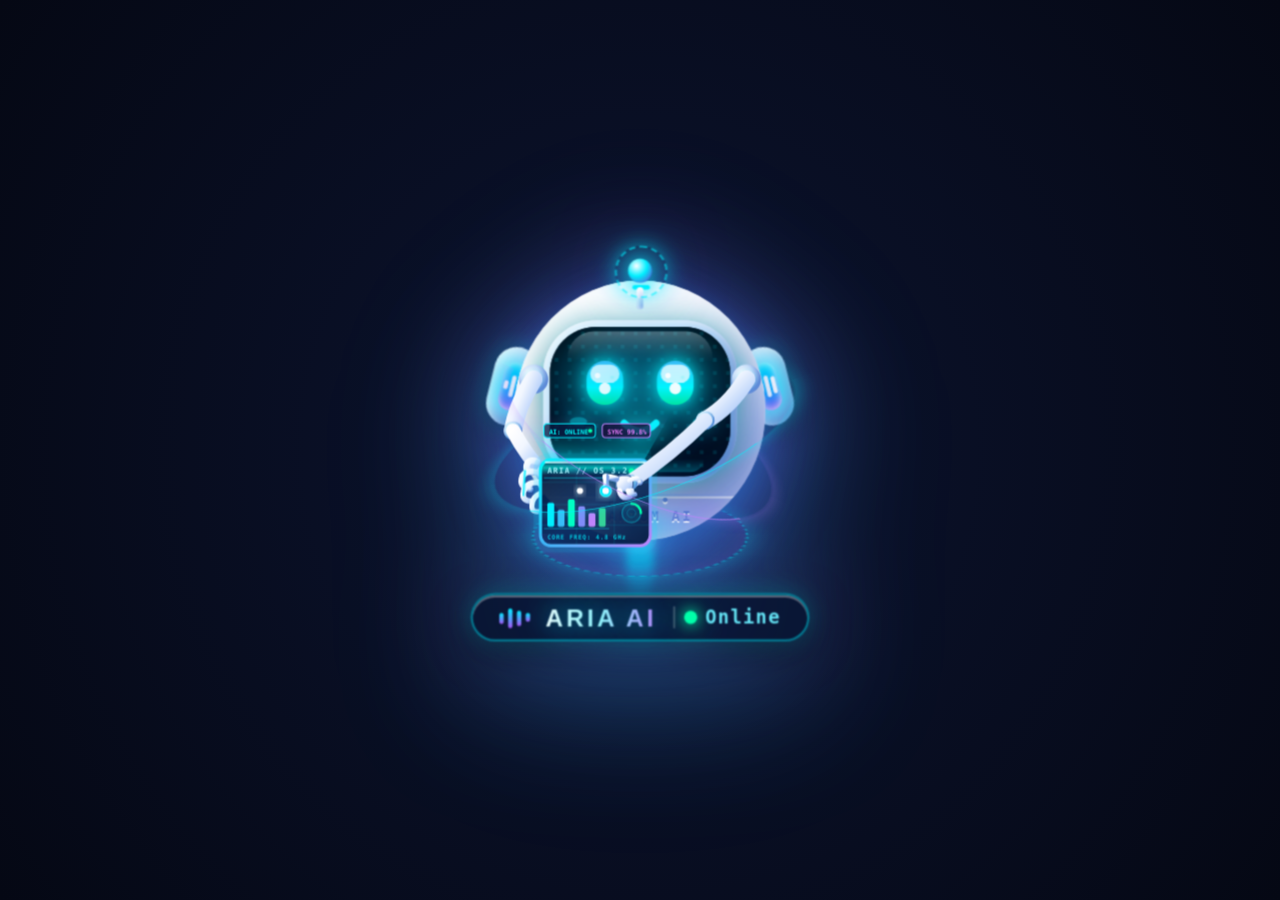
<file: test_robot.html>
<!DOCTYPE html>
<html lang="en">
<head>
<meta charset="UTF-8">
<title>3D Cyber Robot Test</title>
<link rel="stylesheet" href="styles/robot.css">
<style>
  body {
    background: radial-gradient(circle at 50% 50%, #0c1430 0%, #050814 100%);
    display: flex;
    justify-content: center;
    align-items: center;
    min-height: 100vh;
    margin: 0;
    overflow: hidden;
  }
  .test-container { position: relative; }
  /* Override fixed positioning for test viewing */
  .aria-dock-btn {
    position: relative !important;
    bottom: auto !important;
    right: auto !important;
    transform: scale(2.2);
  }
</style>
</head>
<body>
  <div class="test-container">
    <button class="aria-dock-btn" id="ariaDockBtn" title="Launch Interactive AI Guide" aria-label="Aria AI Floating Guide">
      <!-- ═══ ARIA 3D ROBOT RIG ═══ -->
      <div class="aria-robot" id="ariaRobotRig">
        <!-- 0. Ambient Neon Aura Glow Behind Robot -->
        <div class="robot-ambient-aura"></div>

        <!-- 1. 3D Holographic Gyro Orbit Rings & Data Beads -->
        <div class="robot-orbit-system">
          <div class="orbit-ring ring-primary">
            <div class="orbit-node node-cyan"></div>
          </div>
          <div class="orbit-ring ring-secondary">
            <div class="orbit-node node-purple"></div>
          </div>
        </div>

        <!-- 2. Top Antenna Beacon with Concentric Pulses -->
        <div class="robot-antenna">
          <div class="antenna-halo"></div>
          <div class="antenna-bulb"></div>
          <div class="antenna-ring"></div>
          <div class="antenna-rod"></div>
        </div>

        <!-- 3. Cyber Headphones / Audio Sensor Nodes -->
        <div class="robot-ear robot-ear-left">
          <div class="ear-ring">
            <div class="ear-audio-waves"><span></span><span></span><span></span></div>
            <div class="ear-core"></div>
          </div>
        </div>
        <div class="robot-ear robot-ear-right">
          <div class="ear-ring">
            <div class="ear-audio-waves"><span></span><span></span><span></span></div>
            <div class="ear-core"></div>
          </div>
        </div>

        <!-- 4. Main Ceramic Body Sphere with Studio Rim Lighting -->
        <div class="robot-body">
          <div class="body-gloss-sweep"></div>
          <div class="body-gloss-secondary"></div>
          <div class="body-rim-highlight"></div>
          <div class="body-cyber-circuit circuit-left"></div>
          <div class="body-cyber-circuit circuit-right"></div>
          <div class="body-panel-line"></div>
          <div class="body-model-label">ARIA • QUANTUM AI</div>

          <!-- OLED VISOR SCREEN WITH METALLIC BEZEL & 3D GLASS REFRACTION -->
          <div class="robot-face-bezel">
            <div class="robot-face">
              <!-- Holographic Hex Grid Overlay -->
              <div class="visor-hex-grid"></div>
              <!-- Curved Glass Specular Arc -->
              <div class="visor-reflection"></div>
              <div class="visor-reflection-bottom"></div>

              <!-- Expressive Glowing Cyan OLED Eyes -->
              <div class="robot-eyes">
                <div class="robot-eye eye-left">
                  <svg class="eye-svg" viewBox="0 0 24 30">
                    <rect x="2" y="3" width="20" height="24" rx="10" fill="url(#eyeGrad)"/>
                    <rect x="4" y="5" width="16" height="10" rx="5" fill="#e0faff" opacity="0.85"/>
                    <circle cx="12" cy="18" r="3.2" fill="#ffffff" opacity="0.95"/>
                    <circle cx="8" cy="11" r="1.5" fill="#ffffff" opacity="0.9"/>
                    <circle cx="16" cy="12" r="1" fill="#a5f3fc" opacity="0.8"/>
                  </svg>
                </div>
                <div class="robot-eye eye-right">
                  <svg class="eye-svg" viewBox="0 0 24 30">
                    <rect x="2" y="3" width="20" height="24" rx="10" fill="url(#eyeGrad)"/>
                    <rect x="4" y="5" width="16" height="10" rx="5" fill="#e0faff" opacity="0.85"/>
                    <circle cx="12" cy="18" r="3.2" fill="#ffffff" opacity="0.95"/>
                    <circle cx="8" cy="11" r="1.5" fill="#ffffff" opacity="0.9"/>
                    <circle cx="16" cy="12" r="1" fill="#a5f3fc" opacity="0.8"/>
                  </svg>
                </div>
              </div>

              <!-- Cheerful Cyber Blush Cheeks -->
              <div class="robot-cheeks">
                <div class="cheek"></div>
                <div class="cheek"></div>
              </div>

              <!-- Glowing Smile Mouth -->
              <div class="robot-mouth">
                <svg class="mouth-svg" viewBox="0 0 22 12">
                  <path class="mouth-path" d="M 3,3 Q 11,11 19,3" fill="none" stroke="#00f5ff" stroke-width="3.5" stroke-linecap="round"/>
                </svg>
              </div>
            </div>
          </div>
        </div>

        <!-- 5. Quantum Ion Thruster with Chrome Nozzle & Plasma Flame -->
        <div class="robot-thruster">
          <div class="thruster-cone"></div>
          <div class="thruster-ring"></div>
          <div class="thruster-core-glow"></div>
          <div class="thruster-beam-main"></div>
          <div class="thruster-beam-outer"></div>
        </div>

        <!-- 6. Ground Sci-Fi Hologram Telemetry Circle & Soft Shadow -->
        <div class="robot-ground-holo"></div>
        <div class="robot-shadow"></div>

        <!-- ═══ 7. SVG OVERLAY: Coordinated Arms + Interactive Hologram Tablet ═══ -->
        <svg class="robot-arms-tablet-svg" viewBox="0 0 200 200" xmlns="http://www.w3.org/2000/svg">
          <defs>
            <filter id="svgCyanGlow" x="-50%" y="-50%" width="200%" height="200%">
              <feGaussianBlur stdDeviation="2.2" result="blur"/>
              <feMerge><feMergeNode in="blur"/><feMergeNode in="SourceGraphic"/></feMerge>
            </filter>
            <filter id="svgBrightGlow" x="-60%" y="-60%" width="220%" height="220%">
              <feGaussianBlur stdDeviation="3.8" result="b"/>
              <feMerge><feMergeNode in="b"/><feMergeNode in="SourceGraphic"/></feMerge>
            </filter>
            <linearGradient id="eyeGrad" x1="0%" y1="0%" x2="0%" y2="100%">
              <stop offset="0%" stop-color="#38bdf8"/>
              <stop offset="60%" stop-color="#00f5ff"/>
              <stop offset="100%" stop-color="#00e5a3"/>
            </linearGradient>
            <linearGradient id="limbGrad" x1="0%" y1="0%" x2="100%" y2="100%">
              <stop offset="0%" stop-color="#ffffff"/>
              <stop offset="35%" stop-color="#f2f7ff"/>
              <stop offset="70%" stop-color="#bfd6fb"/>
              <stop offset="100%" stop-color="#769ee3"/>
            </linearGradient>
            <radialGradient id="jointGrad" cx="35%" cy="30%" r="65%">
              <stop offset="0%" stop-color="#ffffff"/>
              <stop offset="50%" stop-color="#c5dcf9"/>
              <stop offset="100%" stop-color="#608bd8"/>
            </radialGradient>
            <linearGradient id="tabletGlassGrad" x1="0%" y1="0%" x2="100%" y2="100%">
              <stop offset="0%" stop-color="rgba(3,18,48,0.92)"/>
              <stop offset="50%" stop-color="rgba(12,38,88,0.85)"/>
              <stop offset="100%" stop-color="rgba(5,22,60,0.94)"/>
            </linearGradient>
            <linearGradient id="tabletEdgeGrad" x1="0%" y1="0%" x2="100%" y2="100%">
              <stop offset="0%" stop-color="#00f5ff"/>
              <stop offset="50%" stop-color="#38bdf8"/>
              <stop offset="100%" stop-color="#c084fc"/>
            </linearGradient>
            <linearGradient id="holoBeamGrad" x1="50%" y1="100%" x2="50%" y2="0%">
              <stop offset="0%" stop-color="rgba(0,240,255,0.45)"/>
              <stop offset="40%" stop-color="rgba(0,240,255,0.18)"/>
              <stop offset="100%" stop-color="rgba(192,132,252,0.0)"/>
            </linearGradient>
            <linearGradient id="scanlineGrad" x1="0%" y1="0%" x2="0%" y2="100%">
              <stop offset="0%" stop-color="rgba(0,240,255,0)"/>
              <stop offset="50%" stop-color="rgba(0,255,230,0.65)"/>
              <stop offset="100%" stop-color="rgba(0,240,255,0)"/>
            </linearGradient>
            <clipPath id="tabletScreenClip">
              <rect x="42" y="107" width="64" height="50" rx="6"/>
            </clipPath>
          </defs>

          <!-- ═══ 1. LEFT ARM (Holding Tablet from Left Side) ═══ -->
          <g class="svg-left-arm-group">
            <circle cx="38" cy="60" r="8.5" fill="url(#jointGrad)"/>
            <circle cx="38" cy="60" r="3.5" fill="#00f0ff" opacity="0.75" filter="url(#svgCyanGlow)"/>
            <!-- Upper arm -->
            <path d="M 38,60 Q 28,76 26,90" stroke="url(#limbGrad)" stroke-width="10.5" stroke-linecap="round" fill="none"/>
            <!-- Elbow joint -->
            <circle cx="26" cy="90" r="5.5" fill="url(#jointGrad)"/>
            <circle cx="26" cy="90" r="2.4" fill="#00f0ff" filter="url(#svgCyanGlow)"/>
            <!-- Forearm angling in to grasp tablet -->
            <path d="M 26,90 Q 34,105 44,115" stroke="url(#limbGrad)" stroke-width="8.5" stroke-linecap="round" fill="none"/>
            <!-- Wrist joint -->
            <circle cx="44" cy="115" r="4.8" fill="url(#jointGrad)"/>

            <!-- Left Fingers gripping tablet bezel firmly -->
            <path d="M 40,108 Q 35,106 34,110 Q 33,114 38,114" stroke="url(#limbGrad)" stroke-width="3.8" stroke-linecap="round" fill="none"/>
            <circle cx="38" cy="114" r="1.8" fill="url(#jointGrad)"/>
            <path d="M 39,114 Q 32,113 31,118 Q 30,123 36,124" stroke="url(#limbGrad)" stroke-width="3.5" stroke-linecap="round" fill="none"/>
            <circle cx="36" cy="124" r="1.8" fill="url(#jointGrad)"/>
            <path d="M 41,120 Q 33,120 32,126 Q 31,131 37,131" stroke="url(#limbGrad)" stroke-width="3.3" stroke-linecap="round" fill="none"/>
            <circle cx="37" cy="131" r="1.6" fill="url(#jointGrad)"/>
            <path d="M 43,126 Q 37,128 37,134 Q 37,138 42,137" stroke="url(#limbGrad)" stroke-width="3" stroke-linecap="round" fill="none"/>
            <circle cx="42" cy="137" r="1.5" fill="url(#jointGrad)"/>
            <line x1="33" y1="113" x2="32" y2="128" stroke="#00f0ff" stroke-width="1.2" opacity="0.75" filter="url(#svgCyanGlow)"/>
          </g>

          <!-- ═══ 2. HOLOGRAPHIC SCI-FI TABLET (Center HUD) ═══ -->
          <g class="svg-tablet-group">
            <!-- 3D Holographic Projection Cone Emitters from Tablet upward -->
            <polygon class="tablet-holo-beam" points="46,108 102,108 118,80 30,80" fill="url(#holoBeamGrad)"/>

            <!-- Outer Holographic Halo Glow -->
            <rect x="38" y="103" width="72" height="58" rx="9" fill="rgba(0,220,255,0.12)" filter="url(#svgBrightGlow)"/>
            <!-- Cyber Glass Body with Neon Border -->
            <rect class="tablet-svg-body" x="42" y="107" width="64" height="50" rx="6" fill="url(#tabletGlassGrad)" stroke="url(#tabletEdgeGrad)" stroke-width="1.8"/>
            <!-- Top Bezel Specular Glint -->
            <line x1="45" y1="108.5" x2="103" y2="108.5" stroke="rgba(255,255,255,0.95)" stroke-width="1" stroke-linecap="round"/>

            <!-- Floating 3D HUD Data Tags floating in mid-air above tablet -->
            <g class="svg-floating-hud">
              <rect x="44" y="86" width="30" height="8" rx="2" fill="rgba(6,22,60,0.75)" stroke="#00f0ff" stroke-width="0.6"/>
              <text x="47" y="92" font-family="'JetBrains Mono', monospace" font-size="3.8" font-weight="800" fill="#00ffff">AI: ONLINE</text>
              <circle cx="71" cy="90" r="1.2" fill="#00ffaa" filter="url(#svgCyanGlow)"/>

              <rect x="78" y="86" width="28" height="8" rx="2" fill="rgba(25,10,55,0.75)" stroke="#c084fc" stroke-width="0.6"/>
              <text x="81" y="92" font-family="'JetBrains Mono', monospace" font-size="3.8" font-weight="800" fill="#e879f9">SYNC 99.8%</text>
            </g>

            <!-- Clipped Active HUD Screen Contents -->
            <g clip-path="url(#tabletScreenClip)">
              <!-- Hologram Grid Background -->
              <line x1="42" y1="120" x2="106" y2="120" stroke="rgba(0,240,255,0.15)" stroke-width="0.5"/>
              <line x1="42" y1="133" x2="106" y2="133" stroke="rgba(0,240,255,0.15)" stroke-width="0.5"/>
              <line x1="42" y1="145" x2="106" y2="145" stroke="rgba(0,240,255,0.15)" stroke-width="0.5"/>
              <line x1="63" y1="107" x2="63" y2="157" stroke="rgba(0,240,255,0.12)" stroke-width="0.5"/>
              <line x1="85" y1="107" x2="85" y2="157" stroke="rgba(0,240,255,0.12)" stroke-width="0.5"/>

              <!-- Moving Laser Scanline -->
              <rect class="tablet-scanline" x="42" y="107" width="64" height="9" fill="url(#scanlineGrad)"/>

              <!-- HUD Top Header -->
              <text x="46" y="115" font-family="'JetBrains Mono', monospace" font-size="4.6" font-weight="800" fill="#a5f3fc" letter-spacing="0.6">ARIA // OS 3.2</text>
              <!-- Live Activity Pulse Dot -->
              <circle class="tablet-status-led" cx="95" cy="113.5" r="1.6" fill="#00ffaa" filter="url(#svgCyanGlow)"/>
              <!-- Battery / Core indicator -->
              <rect x="99" y="111.5" width="5.5" height="3" rx="0.6" fill="none" stroke="#38bdf8" stroke-width="0.6"/>
              <rect x="100" y="112.3" width="3.5" height="1.4" rx="0.3" fill="#00ffaa"/>

              <!-- Header separator line -->
              <line x1="44" y1="117.5" x2="104" y2="117.5" stroke="rgba(0,240,255,0.4)" stroke-width="0.7"/>

              <!-- Dynamic Sine Audio/Telemetry Waveform -->
              <path class="svg-telemetry-wave" d="M 45,125 Q 50,118 55,125 T 65,125 T 75,125 T 85,125 T 103,125" fill="none" stroke="#00f0ff" stroke-width="1.4"/>
              <!-- Active Nodes on Waveform -->
              <circle class="svg-wave-node" cx="65" cy="125" r="1.8" fill="#ffffff" filter="url(#svgCyanGlow)"/>
              <circle class="svg-wave-node-2" cx="80" cy="125" r="1.5" fill="#00ffc4" filter="url(#svgCyanGlow)"/>

              <!-- Real-time Equalizer / Metric Bars -->
              <g class="svg-bars-group">
                <rect class="svg-bar b1" x="46" y="132" width="4" height="14" rx="1" fill="#00f0ff"/>
                <rect class="svg-bar b2" x="52" y="136" width="4" height="10" rx="1" fill="#38bdf8"/>
                <rect class="svg-bar b3" x="58" y="130" width="4" height="16" rx="1" fill="#00ffc4"/>
                <rect class="svg-bar b4" x="64" y="134" width="4" height="12" rx="1" fill="#818cf8"/>
                <rect class="svg-bar b5" x="70" y="138" width="4" height="8" rx="1" fill="#c084fc"/>
                <rect class="svg-bar b6" x="76" y="135" width="4" height="11" rx="1" fill="#34d399"/>
                <!-- Baseline -->
                <line x1="44" y1="147" x2="82" y2="147" stroke="rgba(0,240,255,0.45)" stroke-width="0.7"/>
              </g>

              <!-- Futuristic Mini Radar Dial with Rotating Sweep -->
              <circle cx="95" cy="138" r="5.5" fill="rgba(0,240,255,0.08)" stroke="rgba(0,240,255,0.35)" stroke-width="0.8"/>
              <circle cx="95" cy="138" r="2.5" fill="none" stroke="rgba(0,240,255,0.25)" stroke-width="0.5"/>
              <path class="svg-radar-spin" d="M 95,132.5 A 5.5 5.5 0 0 1 100.5,138" fill="none" stroke="#00ffaa" stroke-width="1.4" stroke-linecap="round"/>

              <!-- Bottom interactive HUD status string -->
              <text x="46" y="153" font-family="'JetBrains Mono', monospace" font-size="3.6" font-weight="700" fill="rgba(0,240,255,0.8)" letter-spacing="0.4">CORE FREQ: 4.8 GHz</text>
            </g>

            <!-- Real-time Touch Rings expanding from Finger Contact Point -->
            <g class="svg-touch-effects">
              <circle class="svg-touch-ripple-1" cx="80" cy="125" r="3" fill="none" stroke="#00f0ff" stroke-width="1.4"/>
              <circle class="svg-touch-ripple-2" cx="80" cy="125" r="3" fill="none" stroke="#00ffff" stroke-width="0.9" opacity="0.7"/>
              <circle class="svg-tap-spark" cx="80" cy="125" r="1.8" fill="#ffffff" filter="url(#svgBrightGlow)"/>
            </g>
          </g>

          <!-- ═══ 3. RIGHT ARM & OPERATING HAND (Tapping/Controlling Tablet) ═══ -->
          <g class="svg-right-arm-group">
            <circle cx="162" cy="60" r="8.5" fill="url(#jointGrad)"/>
            <circle cx="162" cy="60" r="3.5" fill="#00f0ff" opacity="0.75" filter="url(#svgCyanGlow)"/>
            <!-- Upper arm sweeping forward-down -->
            <path d="M 162,60 Q 152,76 138,84" stroke="url(#limbGrad)" stroke-width="10.5" stroke-linecap="round" fill="none"/>
            <!-- Elbow joint (Pivot for active tapping) -->
            <circle cx="138" cy="84" r="5.5" fill="url(#jointGrad)"/>
            <circle cx="138" cy="84" r="2.4" fill="#00f0ff" filter="url(#svgCyanGlow)"/>

            <!-- FOREARM + HAND RIG (Operating Tablet in Real-Time) -->
            <g class="right-forearm-op">
              <path d="M 138,84 Q 118,104 94,120" stroke="url(#limbGrad)" stroke-width="8.5" stroke-linecap="round" fill="none"/>
              <circle class="right-wrist-joint" cx="94" cy="120" r="4.8" fill="url(#jointGrad)"/>
              <circle cx="94" cy="120" r="2.2" fill="#00f0ff" filter="url(#svgCyanGlow)"/>

              <rect class="right-palm" x="86" y="116" width="10" height="9.5" rx="3.5" fill="url(#limbGrad)" stroke="#456ea8" stroke-width="0.8"/>

              <path d="M 88,125 Q 89,129 92,129 Q 95,129 95,125" stroke="url(#limbGrad)" stroke-width="3.2" stroke-linecap="round" fill="none"/>
              <path d="M 93,125 Q 94,128 97,127" stroke="url(#limbGrad)" stroke-width="2.8" stroke-linecap="round" fill="none"/>
              <path d="M 94,119 Q 98,116 100,120" stroke="url(#limbGrad)" stroke-width="3" stroke-linecap="round" fill="none"/>
              <circle cx="100" cy="120" r="1.6" fill="url(#jointGrad)"/>

              <!-- Articulated Index Finger Pointing & Operating -->
              <path class="index-prox" d="M 86,118 Q 83,117 80,117" stroke="url(#limbGrad)" stroke-width="3.8" stroke-linecap="round" fill="none"/>
              <circle cx="80" cy="117" r="2" fill="url(#jointGrad)"/>
              <path class="index-mid" d="M 80,117 Q 80.5,121 80,125" stroke="url(#limbGrad)" stroke-width="3.4" stroke-linecap="round" fill="none"/>

              <!-- Glowing Capacitive Fingertip touching the screen -->
              <circle class="svg-fingertip" cx="80" cy="125" r="2.6" fill="#ffffff" stroke="#00f0ff" stroke-width="1.3" filter="url(#svgBrightGlow)"/>
            </g>
          </g>
        </svg>
      </div>

      <div class="aria-dock-label">
        <div class="aria-dock-pill">
          <div class="sound-wave-bars">
            <span></span><span></span><span></span><span></span>
          </div>
          <span class="aria-dock-name">Aria AI</span>
          <span class="aria-dock-status">
            <span class="live-indicator-dot"></span> Online
          </span>
        </div>
      </div>
    </button>
  </div>
</body>
</html>
</file>
<file: styles/main.css>
/* ==========================================================================
   SYNAPSECAREER - NEURAL AI JOB RECOMMENDATION SYSTEM
   Design System & Global Aesthetic Framework v3.0
   ========================================================================== */

:root {
  /* Futuristic Color Palette (Dark Theme Default) */
  --bg-deep: #030712;
  --bg-surface: #0b1329;
  --bg-surface-elevated: #0f1c3d;
  --bg-card: rgba(11, 20, 42, 0.72);
  --bg-card-hover: rgba(17, 30, 62, 0.88);
  --bg-glass-input: rgba(6, 12, 26, 0.85);
  --bg-modal-backdrop: rgba(3, 7, 18, 0.85);
  
  /* Curated Cyber Accents */
  --neon-cyan: #00f0ff;
  --neon-cyan-glow: rgba(0, 240, 255, 0.45);
  --neon-cyan-subtle: rgba(0, 240, 255, 0.12);
  
  --neon-emerald: #00ff9d;
  --neon-emerald-glow: rgba(0, 255, 157, 0.45);
  --neon-emerald-subtle: rgba(0, 255, 157, 0.12);
  
  --neon-gold: #ffd15c;
  --neon-gold-glow: rgba(255, 209, 92, 0.45);
  --neon-gold-subtle: rgba(255, 209, 92, 0.12);
  
  --neon-purple: #c084fc;
  --neon-magenta: #d946ef;
  --neon-magenta-glow: rgba(217, 70, 239, 0.45);
  --neon-rose: #ff4d88;
  --neon-rose-glow: rgba(255, 77, 136, 0.45);

  /* Typography Colors */
  --text-primary: #f8fafc;
  --text-secondary: #94a3b8;
  --text-muted: #64748b;
  --text-dim: #475569;

  /* Glassmorphism & Borders */
  --border-glass: rgba(0, 240, 255, 0.15);
  --border-glass-bright: rgba(0, 240, 255, 0.45);
  --border-glass-subtle: rgba(255, 255, 255, 0.08);
  --border-radius-sm: 8px;
  --border-radius-md: 12px;
  --border-radius-lg: 18px;
  --border-radius-xl: 24px;

  /* Elevation & Lighting */
  --glass-blur: blur(18px);
  --shadow-neon: 0 0 25px rgba(0, 240, 255, 0.18);
  --shadow-elevated: 0 16px 36px rgba(0, 0, 0, 0.75);
  --shadow-card: 0 10px 25px -5px rgba(0, 0, 0, 0.5), 0 8px 10px -6px rgba(0, 0, 0, 0.5);

  /* Grid & Ambient */
  --grid-line-color: rgba(0, 240, 255, 0.025);
  --glow-top-color1: rgba(0, 240, 255, 0.12);
  --glow-top-color2: rgba(217, 70, 239, 0.04);

  /* Animation Timings */
  --ease-spring: cubic-bezier(0.175, 0.885, 0.32, 1.275);
  --ease-smooth: cubic-bezier(0.2, 0.8, 0.2, 1);
  --duration-fast: 0.2s;
  --duration-normal: 0.3s;
}

/* ==========================================================================
   NEON NEBULA THEME (Ultra-Luminous Cosmic Violet & Hot Magenta)
   ========================================================================== */
:root[data-theme="nebula"],
[data-theme="nebula"],
:root[data-theme="light"],
[data-theme="light"] {
  /* Deep Cosmic Velvet Surfaces */
  --bg-deep: #080314;
  --bg-surface: #120726;
  --bg-surface-elevated: #1a0b38;
  --bg-card: rgba(26, 11, 54, 0.78);
  --bg-card-hover: rgba(38, 16, 78, 0.92);
  --bg-glass-input: rgba(14, 6, 30, 0.88);
  --bg-modal-backdrop: rgba(8, 3, 20, 0.88);

  /* Vivid Hot Magenta, Ultra-Violet & Solar Gold Accents */
  --neon-cyan: #ec4899;
  --neon-cyan-glow: rgba(236, 72, 153, 0.5);
  --neon-cyan-subtle: rgba(236, 72, 153, 0.15);

  --neon-emerald: #a855f7;
  --neon-emerald-glow: rgba(168, 85, 247, 0.5);
  --neon-emerald-subtle: rgba(168, 85, 247, 0.15);

  --neon-gold: #fbbf24;
  --neon-gold-glow: rgba(251, 191, 36, 0.5);
  --neon-gold-subtle: rgba(251, 191, 36, 0.15);

  --neon-purple: #c084fc;
  --neon-magenta: #00f0ff;
  --neon-magenta-glow: rgba(0, 240, 255, 0.5);
  --neon-rose: #ff2a85;
  --neon-rose-glow: rgba(255, 42, 133, 0.5);

  /* Starlight Crystal Typography */
  --text-primary: #fdf4ff;
  --text-secondary: #d8b4fe;
  --text-muted: #a855f7;
  --text-dim: #7e22ce;

  /* Nebula Glassmorphism & Iridescent Borders */
  --border-glass: rgba(217, 70, 239, 0.25);
  --border-glass-bright: rgba(217, 70, 239, 0.65);
  --border-glass-subtle: rgba(168, 85, 247, 0.15);

  /* Elevation & Cosmic Lighting */
  --glass-blur: blur(20px);
  --shadow-neon: 0 0 30px rgba(217, 70, 239, 0.28);
  --shadow-elevated: 0 18px 45px rgba(8, 3, 20, 0.9);
  --shadow-card: 0 10px 28px -5px rgba(8, 3, 20, 0.65);

  /* Ambient Nebula Cloud Gradients */
  --grid-line-color: rgba(217, 70, 239, 0.04);
  --glow-top-color1: rgba(217, 70, 239, 0.18);
  --glow-top-color2: rgba(168, 85, 247, 0.15);
}

/* Reset & Box Sizing */
*, *::before, *::after {
  box-sizing: border-box;
  margin: 0;
  padding: 0;
}

/* Button global reset — remove browser default bg/border */
button {
  background: none;
  border: none;
  padding: 0;
  cursor: pointer;
  -webkit-appearance: none;
  appearance: none;
}

html {
  font-size: 16px;
  -webkit-font-smoothing: antialiased;
  -moz-osx-font-smoothing: grayscale;
  overflow-x: hidden;
  overflow-y: auto;
}

html[data-theme="light"] {
  color-scheme: light;
}

html[data-theme="dark"], html:not([data-theme]) {
  color-scheme: dark;
}

body {
  font-family: 'Outfit', -apple-system, BlinkMacSystemFont, 'Segoe UI', Roboto, sans-serif;
  background-color: var(--bg-deep);
  color: var(--text-primary);
  min-height: 100vh;
  line-height: 1.6;
  overflow-x: hidden;
  position: relative;
  transition: background-color 0.35s cubic-bezier(0.2, 0.8, 0.2, 1), color 0.35s cubic-bezier(0.2, 0.8, 0.2, 1);
}

[data-theme="nebula"] body,
[data-theme="light"] body {
  background-color: #080314;
}

/* Subtle holographic cyber grid overlay & GPU-accelerated fixed ambient gradient backdrop */
body::before {
  content: '';
  position: fixed;
  top: 0;
  left: 0;
  width: 100vw;
  height: 100vh;
  background-image: 
    radial-gradient(circle at 10% 15%, var(--neon-cyan-subtle) 0%, transparent 45%),
    radial-gradient(circle at 90% 25%, var(--neon-magenta-glow) 0%, transparent 40%),
    radial-gradient(circle at 50% 90%, var(--neon-emerald-subtle) 0%, transparent 55%),
    linear-gradient(to right, var(--grid-line-color) 1px, transparent 1px),
    linear-gradient(to bottom, var(--grid-line-color) 1px, transparent 1px);
  background-size: 100% 100%, 100% 100%, 100% 100%, 48px 48px, 48px 48px;
  pointer-events: none;
  z-index: 0;
  will-change: transform;
}

[data-theme="nebula"] body::before,
[data-theme="light"] body::before {
  background-image: 
    radial-gradient(circle at 15% 15%, rgba(217, 70, 239, 0.16) 0%, transparent 45%),
    radial-gradient(circle at 85% 25%, rgba(168, 85, 247, 0.18) 0%, transparent 45%),
    radial-gradient(circle at 50% 90%, rgba(255, 42, 133, 0.12) 0%, transparent 55%),
    radial-gradient(circle at 50% 40%, rgba(0, 240, 255, 0.08) 0%, transparent 60%),
    linear-gradient(to right, rgba(217, 70, 239, 0.04) 1px, transparent 1px),
    linear-gradient(to bottom, rgba(217, 70, 239, 0.04) 1px, transparent 1px);
  background-size: 100% 100%, 100% 100%, 100% 100%, 100% 100%, 42px 42px, 42px 42px;
}

/* Ambient dynamic glow accents */
.ambient-glow-top {
  position: fixed;
  top: -160px;
  left: 50%;
  transform: translateX(-50%);
  width: 900px;
  height: 420px;
  background: radial-gradient(ellipse, var(--glow-top-color1) 0%, var(--glow-top-color2) 50%, transparent 75%);
  filter: blur(60px);
  pointer-events: none;
  z-index: 0;
}

[data-theme="nebula"] .ambient-glow-top,
[data-theme="light"] .ambient-glow-top {
  background: radial-gradient(ellipse, rgba(217, 70, 239, 0.24) 0%, rgba(168, 85, 247, 0.18) 45%, rgba(0, 240, 255, 0.06) 70%, transparent 80%);
  filter: blur(80px);
}

/* App Container */
.app-container {
  position: relative;
  z-index: 1;
  max-width: 1520px;
  margin: 0 auto;
  padding: 1.25rem 2rem 4rem;
}

/* Typography Hierarchy */
h1, h2, h3, h4, h5, .font-display {
  font-family: 'Outfit', sans-serif;
  letter-spacing: -0.025em;
  font-weight: 700;
  color: var(--text-primary);
}

.font-mono {
  font-family: 'JetBrains Mono', 'Fira Code', monospace;
}

/* Holographic Glass Panel Utility */
.glass-panel {
  background: var(--bg-card);
  backdrop-filter: var(--glass-blur);
  -webkit-backdrop-filter: var(--glass-blur);
  border: 1px solid var(--border-glass);
  border-radius: var(--border-radius-lg);
  box-shadow: var(--shadow-elevated), inset 0 0 20px rgba(0, 240, 255, 0.03);
  position: relative;
  overflow: hidden;
  transition: border-color var(--duration-normal) var(--ease-smooth), box-shadow var(--duration-normal) var(--ease-smooth);
}

.glass-panel::after {
  content: '';
  position: absolute;
  top: 0;
  left: 0;
  right: 0;
  height: 1px;
  background: linear-gradient(90deg, transparent, rgba(0, 240, 255, 0.5), transparent);
  pointer-events: none;
}

.glass-panel:hover {
  border-color: var(--border-glass-bright);
}

/* Main Dashboard 2-Column Responsive Grid */
.dashboard-grid {
  display: grid;
  grid-template-columns: 380px 1fr;
  gap: 2rem;
  align-items: start;
}

/* Responsive Breakpoints */
@media (max-width: 1200px) {
  .dashboard-grid {
    grid-template-columns: 340px 1fr;
    gap: 1.5rem;
  }
}

@media (max-width: 1024px) {
  .app-container {
    padding: 1rem 1.25rem 3rem;
  }
  .dashboard-grid {
    grid-template-columns: 1fr;
    gap: 2rem;
  }
}

@media (max-width: 640px) {
  .app-container {
    padding: 0.75rem 0.85rem 2.5rem;
  }
}

/* Futuristic Custom Scrollbars */
::-webkit-scrollbar {
  width: 7px;
  height: 7px;
}
::-webkit-scrollbar-track {
  background: var(--bg-deep);
}
::-webkit-scrollbar-thumb {
  background: rgba(0, 240, 255, 0.25);
  border-radius: 999px;
  border: 1px solid var(--border-glass-subtle);
}
::-webkit-scrollbar-thumb:hover {
  background: var(--neon-cyan);
  box-shadow: 0 0 10px var(--neon-cyan-glow);
}

[data-theme="light"] ::-webkit-scrollbar-track {
  background: #e2e8f0;
}
[data-theme="light"] ::-webkit-scrollbar-thumb {
  background: rgba(2, 132, 199, 0.4);
}

/* ==========================================================================
   BRAND LOGO STYLES (3D Neural Infinity Nexus Crest)
   ========================================================================== */
.brand-logo-container {
  position: relative;
  width: 52px;
  height: 52px;
  display: flex;
  align-items: center;
  justify-content: center;
  flex-shrink: 0;
  cursor: pointer;
  perspective: 800px;
  transition: transform 0.4s var(--ease-spring);
}

.brand-logo-svg {
  width: 100%;
  height: 100%;
  filter: drop-shadow(0 0 14px rgba(0, 245, 255, 0.45));
  transition: transform 0.45s cubic-bezier(0.34, 1.4, 0.64, 1), filter 0.45s ease;
}

.brand-logo-container:hover {
  transform: translateY(-2px);
}

.brand-logo-container:hover .brand-logo-svg {
  transform: scale(1.12) rotate(6deg);
  filter: drop-shadow(0 0 22px #00f5ff) drop-shadow(0 0 30px rgba(217, 70, 239, 0.6));
}

.brand-logo-container.active-pulse .brand-logo-svg {
  animation: logoClickBurst 0.75s ease-out;
}

.logo-crest-outer {
  transition: all 0.4s ease;
  filter: drop-shadow(0 0 10px rgba(0, 245, 255, 0.4));
}

.logo-crest-inner {
  animation: rotateLogoInner 30s linear infinite;
  transform-origin: 60px 60px;
}

.logo-vortex-path.v1 {
  stroke-dasharray: 80;
  stroke-dashoffset: 0;
  animation: pulseHelixPrimary 4s ease-in-out infinite;
}

.logo-vortex-path.v2 {
  animation: rotateLogoInner 18s linear infinite reverse;
  transform-origin: 60px 60px;
}

.logo-node-beacon {
  animation: pulseNodeBeacon 2s ease-in-out infinite alternate;
}
.logo-node-beacon.b-top { animation-delay: 0s; }
.logo-node-beacon.b-right { animation-delay: 0.65s; }
.logo-node-beacon.b-left { animation-delay: 1.3s; }

.logo-singularity-aura {
  animation: pulseQuantumHalo 2.5s ease-in-out infinite alternate;
  transform-origin: 60px 60px;
}

.logo-singularity-star {
  animation: rotateCoreStar 9s linear infinite;
  transform-origin: 60px 60px;
}

.logo-orbit-ring {
  position: absolute;
  inset: -6px;
  border-radius: 50%;
  border: 1.5px dashed var(--neon-cyan);
  pointer-events: none;
  opacity: 0.45;
  animation: rotateOrbitRing 14s linear infinite;
}

.brand-text-block {
  display: flex;
  flex-direction: column;
}

.brand-title-wrap {
  display: flex;
  align-items: center;
  gap: 0.55rem;
}

.brand-title {
  font-size: 1.45rem;
  font-weight: 900;
  letter-spacing: -0.025em;
  background: linear-gradient(135deg, var(--text-primary) 30%, var(--neon-cyan) 85%);
  -webkit-background-clip: text;
  background-clip: text;
  -webkit-text-fill-color: transparent;
  line-height: 1.15;
  margin: 0;
}

.brand-title-accent {
  color: var(--neon-cyan);
  -webkit-text-fill-color: var(--neon-cyan);
}

.brand-badge-ai {
  font-family: 'JetBrains Mono', monospace;
  font-size: 0.65rem;
  font-weight: 800;
  padding: 0.2rem 0.5rem;
  background: linear-gradient(135deg, rgba(0, 245, 255, 0.15), rgba(217, 70, 239, 0.2));
  border: 1px solid rgba(0, 245, 255, 0.5);
  border-radius: 6px;
  color: var(--neon-cyan);
  letter-spacing: 0.06em;
  box-shadow: 0 0 12px rgba(0, 245, 255, 0.3);
  text-transform: uppercase;
}

.brand-tagline {
  font-size: 0.72rem;
  color: var(--neon-emerald);
  letter-spacing: 0.08em;
  text-transform: uppercase;
  font-family: 'JetBrains Mono', monospace;
  font-weight: 600;
  display: flex;
  align-items: center;
  gap: 0.4rem;
  margin: 0;
  margin-top: 0.1rem;
}

.tagline-pulse {
  width: 6px;
  height: 6px;
  border-radius: 50%;
  background: var(--neon-emerald);
  box-shadow: 0 0 8px var(--neon-emerald-glow);
  display: inline-block;
  animation: blink 2s infinite;
}

/* ==========================================================================
   THEME TOGGLE BUTTONS & SEGMENTED CONTROLS
   ========================================================================== */
.theme-segmented-control {
  display: inline-flex;
  align-items: center;
  background: var(--bg-card);
  border: 1px solid var(--border-glass-bright);
  border-radius: 999px;
  padding: 3px;
  gap: 3px;
  backdrop-filter: var(--glass-blur);
  -webkit-backdrop-filter: var(--glass-blur);
  box-shadow: var(--shadow-card);
}

.theme-seg-btn {
  display: inline-flex;
  align-items: center;
  gap: 0.4rem;
  padding: 0.35rem 0.85rem;
  border-radius: 999px;
  font-size: 0.78rem;
  font-family: 'JetBrains Mono', monospace;
  font-weight: 700;
  color: var(--text-secondary);
  background: transparent;
  border: 1px solid transparent;
  cursor: pointer;
  transition: all 0.25s cubic-bezier(0.2, 0.8, 0.2, 1);
  user-select: none;
}

.theme-seg-btn:hover {
  color: var(--text-primary);
  background: rgba(0, 240, 255, 0.08);
}

.theme-seg-btn.active {
  background: linear-gradient(135deg, rgba(0, 240, 255, 0.25), rgba(0, 255, 157, 0.2));
  border-color: var(--neon-cyan);
  color: #ffffff;
  box-shadow: 0 0 14px var(--neon-cyan-glow);
}

[data-theme="light"] .theme-seg-btn.active {
  background: linear-gradient(135deg, #0284c7, #0369a1);
  border-color: #0284c7;
  color: #ffffff;
  box-shadow: 0 2px 10px rgba(2, 132, 199, 0.4);
}

/* Floating Quick Theme Trigger Pill */
.floating-theme-pill {
  position: fixed;
  top: 18px;
  right: 20px;
  z-index: 9990;
  display: inline-flex;
  align-items: center;
  gap: 0.5rem;
  padding: 0.5rem 1rem;
  border-radius: 999px;
  background: var(--bg-card);
  border: 1.5px solid var(--neon-cyan);
  color: var(--text-primary);
  font-family: 'JetBrains Mono', monospace;
  font-size: 0.8rem;
  font-weight: 800;
  cursor: pointer;
  backdrop-filter: blur(16px);
  -webkit-backdrop-filter: blur(16px);
  box-shadow: 0 8px 24px rgba(0, 0, 0, 0.4), var(--shadow-neon);
  transition: transform 0.3s var(--ease-spring), box-shadow 0.3s ease, background 0.3s ease;
}

.floating-theme-pill:hover {
  transform: translateY(-2px) scale(1.05);
  box-shadow: 0 12px 28px rgba(0, 0, 0, 0.5), 0 0 24px var(--neon-cyan);
  background: var(--bg-card-hover);
}

.float-theme-icon {
  font-size: 1rem;
}

@media (max-width: 1024px) {
  .floating-theme-pill {
    display: none !important;
    visibility: hidden !important;
    pointer-events: none !important;
  }
}

@media (hover: none) and (pointer: coarse) {
  .floating-theme-pill {
    display: none !important;
    visibility: hidden !important;
    pointer-events: none !important;
  }
}

.theme-toggle-btn {
  display: inline-flex;
  align-items: center;
  gap: 0.6rem;
  padding: 0.38rem 0.75rem;
  border-radius: 999px;
  background: var(--bg-card);
  border: 1px solid var(--border-glass);
  color: var(--text-primary);
  font-size: 0.78rem;
  font-family: 'JetBrains Mono', monospace;
  font-weight: 700;
  letter-spacing: 0.04em;
  cursor: pointer;
  transition: all 0.3s var(--ease-smooth);
  backdrop-filter: var(--glass-blur);
  -webkit-backdrop-filter: var(--glass-blur);
  box-shadow: var(--shadow-card);
  user-select: none;
}

.theme-toggle-btn:hover {
  border-color: var(--border-glass-bright);
  transform: translateY(-2px);
  box-shadow: var(--shadow-neon);
}

.theme-toggle-track {
  width: 36px;
  height: 20px;
  border-radius: 999px;
  background: rgba(0, 240, 255, 0.15);
  border: 1px solid var(--border-glass);
  position: relative;
  display: flex;
  align-items: center;
  padding: 2px;
  transition: all 0.3s ease;
}

[data-theme="light"] .theme-toggle-track {
  background: rgba(2, 132, 199, 0.18);
  border-color: var(--neon-cyan);
}

.theme-toggle-thumb {
  width: 14px;
  height: 14px;
  border-radius: 50%;
  background: linear-gradient(135deg, var(--neon-cyan), var(--neon-emerald));
  box-shadow: 0 0 8px var(--neon-cyan-glow);
  display: flex;
  align-items: center;
  justify-content: center;
  font-size: 0.62rem;
  transform: translateX(0);
  transition: transform 0.35s cubic-bezier(0.34, 1.56, 0.64, 1), background 0.3s ease;
}

[data-theme="light"] .theme-toggle-thumb {
  transform: translateX(16px);
  background: linear-gradient(135deg, #f59e0b, #ef4444);
  box-shadow: 0 0 8px rgba(245, 158, 11, 0.6);
}

.theme-toggle-thumb .icon-sun {
  display: none;
}
.theme-toggle-thumb .icon-moon {
  display: block;
}

[data-theme="light"] .theme-toggle-thumb .icon-sun {
  display: block;
}
[data-theme="light"] .theme-toggle-thumb .icon-moon {
  display: none;
}

.theme-toggle-label {
  font-size: 0.72rem;
  color: var(--neon-cyan);
  transition: color 0.3s ease;
}

[data-theme="light"] .theme-toggle-label {
  color: #d97706;
}

@keyframes rotateLogoInner {
  from { transform: rotate(0deg); }
  to { transform: rotate(360deg); }
}

@keyframes rotateOrbitRing {
  from { transform: rotate(0deg); }
  to { transform: rotate(-360deg); }
}

@keyframes pulseHelixPrimary {
  0% { stroke-dashoffset: 0; filter: drop-shadow(0 0 6px #00f5ff); }
  50% { stroke-dashoffset: 60; filter: drop-shadow(0 0 16px #d946ef); }
  100% { stroke-dashoffset: 120; filter: drop-shadow(0 0 6px #00f5ff); }
}

@keyframes pulseHelixSecondary {
  0% { stroke-dashoffset: 0; filter: drop-shadow(0 0 4px #10b981); }
  50% { stroke-dashoffset: -50; filter: drop-shadow(0 0 14px #00f5ff); }
  100% { stroke-dashoffset: -100; filter: drop-shadow(0 0 4px #8b5cf6); }
}

@keyframes rotateCoreStar {
  0% { transform: rotate(0deg) scale(0.92); filter: drop-shadow(0 0 4px #ffffff); }
  50% { transform: rotate(180deg) scale(1.15); filter: drop-shadow(0 0 12px #00f5ff); }
  100% { transform: rotate(360deg) scale(0.92); filter: drop-shadow(0 0 4px #ffffff); }
}

@keyframes pulseQuantumHalo {
  0% { transform: scale(0.85); opacity: 0.6; }
  100% { transform: scale(1.25); opacity: 1; }
}

@keyframes pulseNodeBeacon {
  0% { transform: scale(0.9); opacity: 0.7; }
  100% { transform: scale(1.35); opacity: 1; filter: drop-shadow(0 0 10px #00f5ff); }
}

@keyframes logoClickBurst {
  0% { transform: scale(1); }
  35% { transform: scale(1.28) rotate(-12deg); filter: drop-shadow(0 0 32px #00f5ff) drop-shadow(0 0 45px #d946ef); }
  70% { transform: scale(0.95) rotate(4deg); }
  100% { transform: scale(1) rotate(0deg); }
}

/* Global Keyframe Animations */
@keyframes pulse-glow {
  0% { transform: scale(1); filter: drop-shadow(0 0 8px var(--neon-cyan-glow)); }
  100% { transform: scale(1.05); filter: drop-shadow(0 0 20px var(--neon-cyan)); }
}

@keyframes blink {
  0%, 100% { opacity: 1; transform: scale(1); }
  50% { opacity: 0.35; transform: scale(0.85); }
}

@keyframes fadeIn {
  from { opacity: 0; transform: scale(0.97); }
  to { opacity: 1; transform: scale(1); }
}

@keyframes slideUpFade {
  from { opacity: 0; transform: translateY(18px); }
  to { opacity: 1; transform: translateY(0); }
}

@keyframes pulseRecording {
  0% { transform: scale(1); }
  100% { transform: scale(1.04); }
}

@keyframes pulseSpotlight {
  0% { outline-color: var(--neon-cyan); box-shadow: 0 0 25px rgba(0, 240, 255, 0.35); }
  100% { outline-color: var(--neon-emerald); box-shadow: 0 0 50px rgba(0, 255, 157, 0.55); }
}

@keyframes soundBounce {
  0% { height: 4px; }
  100% { height: 24px; background: var(--neon-emerald); }
}

@keyframes pulseArrow {
  0% { transform: translateX(-5px); opacity: 0.5; }
  100% { transform: translateX(5px); opacity: 1; }
}

@keyframes slideInRight {
  from { opacity: 0; transform: translateX(50px); }
  to { opacity: 1; transform: translateX(0); }
}

/* ==========================================================================
   ULTRA-FUTURISTIC QUANTUM AI BOOT INTRO SPLASH SCREEN STYLES
   ========================================================================== */
.app-intro-splash {
  position: fixed;
  inset: 0;
  z-index: 999999;
  background: radial-gradient(circle at 50% 40%, #0d1228 0%, #050711 70%, #020308 100%);
  display: flex;
  align-items: center;
  justify-content: center;
  overflow: hidden;
  user-select: none;
  transition: opacity 0.8s cubic-bezier(0.2, 0.9, 0.2, 1), transform 0.8s cubic-bezier(0.2, 0.9, 0.2, 1), filter 0.8s ease;
}

.app-intro-splash.splash-hiding {
  opacity: 0;
  transform: scale(1.08);
  filter: blur(12px);
  pointer-events: none;
}

.app-intro-splash.splash-removed {
  display: none !important;
}

.splash-backdrop {
  position: absolute;
  inset: 0;
  pointer-events: none;
  overflow: hidden;
}

.splash-grid-mesh {
  position: absolute;
  inset: 0;
  background-image: 
    linear-gradient(to right, rgba(0, 245, 255, 0.07) 1px, transparent 1px),
    linear-gradient(to bottom, rgba(0, 245, 255, 0.07) 1px, transparent 1px);
  background-size: 40px 40px;
  mask-image: radial-gradient(ellipse at center, rgba(0,0,0,0.85) 0%, rgba(0,0,0,0) 75%);
  -webkit-mask-image: radial-gradient(ellipse at center, rgba(0,0,0,0.85) 0%, rgba(0,0,0,0) 75%);
  animation: splashGridPulse 8s ease-in-out infinite alternate;
}

.splash-radial-beam {
  position: absolute;
  top: 50%;
  left: 50%;
  transform: translate(-50%, -50%);
  width: 700px;
  height: 700px;
  background: radial-gradient(circle, rgba(0, 245, 255, 0.18) 0%, rgba(139, 92, 246, 0.12) 40%, rgba(236, 72, 153, 0.05) 65%, transparent 80%);
  filter: blur(40px);
  animation: splashBeamBreathe 6s ease-in-out infinite alternate;
}

.splash-laser-scan {
  position: absolute;
  top: 0;
  left: 0;
  right: 0;
  height: 2px;
  background: linear-gradient(90deg, transparent 0%, #00f5ff 50%, #ec4899 80%, transparent 100%);
  box-shadow: 0 0 15px #00f5ff, 0 0 30px #ec4899;
  opacity: 0.7;
  animation: splashLaserSweep 4s ease-in-out infinite;
}

.splash-content-box {
  position: relative;
  z-index: 10;
  display: flex;
  flex-direction: column;
  align-items: center;
  text-align: center;
  max-width: 580px;
  width: 90%;
  padding: 2.5rem 2rem;
}

/* Splash Logo Stage */
.splash-logo-stage {
  position: relative;
  width: 170px;
  height: 170px;
  display: flex;
  align-items: center;
  justify-content: center;
  margin-bottom: 2rem;
  perspective: 1000px;
}

.splash-orbit-rings {
  position: absolute;
  inset: -20px;
  pointer-events: none;
}

.splash-ring-outer {
  position: absolute;
  inset: 0;
  border-radius: 50%;
  border: 1.5px dashed rgba(0, 245, 255, 0.5);
  box-shadow: 0 0 15px rgba(0, 245, 255, 0.2);
  animation: splashRotateRing 16s linear infinite;
}

.splash-ring-mid {
  position: absolute;
  inset: 12px;
  border-radius: 50%;
  border: 1px dotted rgba(236, 72, 153, 0.6);
  animation: splashRotateRing 12s linear infinite reverse;
}

.splash-ring-scanner {
  position: absolute;
  inset: 22px;
  border-radius: 50%;
  border-top: 2px solid #00ff9d;
  border-right: 2px solid transparent;
  border-bottom: 2px solid transparent;
  border-left: 2px solid transparent;
  filter: drop-shadow(0 0 8px #00ff9d);
  animation: splashRotateRing 5s cubic-bezier(0.4, 0, 0.2, 1) infinite;
}

.splash-logo-emblem {
  position: relative;
  width: 140px;
  height: 140px;
  display: flex;
  align-items: center;
  justify-content: center;
  animation: splashLogoFloat 4.5s ease-in-out infinite alternate;
}

.splash-logo-svg {
  width: 100%;
  height: 100%;
  filter: drop-shadow(0 0 25px rgba(0, 245, 255, 0.55)) drop-shadow(0 0 45px rgba(236, 72, 153, 0.35));
}

.splash-crest-outer {
  animation: splashCrestPulse 3s ease-in-out infinite alternate;
}

.splash-crest-inner {
  animation: splashRotateRing 26s linear infinite;
  transform-origin: 80px 80px;
}

.splash-synapse-vortex.v1 {
  stroke-dasharray: 100;
  stroke-dashoffset: 0;
  animation: splashVortexFire 3s ease-in-out infinite;
}

.splash-orbit-node {
  animation: splashNodePulse 2.2s ease-in-out infinite alternate;
}
.splash-orbit-node.node-1 { animation-delay: 0s; }
.splash-orbit-node.node-2 { animation-delay: 0.75s; }
.splash-orbit-node.node-3 { animation-delay: 1.5s; }

.splash-torus-ring {
  animation: splashRotateRing 14s linear infinite reverse;
  transform-origin: 80px 80px;
}

.splash-singularity-aura {
  animation: splashCoreAura 2.2s ease-in-out infinite alternate;
  transform-origin: 80px 80px;
}

.splash-singularity-star {
  animation: splashRotateStar 8s linear infinite;
  transform-origin: 80px 80px;
}

/* Splash Typography */
.splash-brand-title-wrap {
  margin-bottom: 1.8rem;
}

.splash-badge-chip {
  display: inline-block;
  font-family: 'JetBrains Mono', monospace;
  font-size: 0.72rem;
  font-weight: 800;
  letter-spacing: 0.2em;
  color: var(--neon-cyan);
  background: rgba(0, 245, 255, 0.1);
  border: 1px solid rgba(0, 245, 255, 0.4);
  padding: 0.3rem 0.9rem;
  border-radius: 20px;
  box-shadow: 0 0 16px rgba(0, 245, 255, 0.25);
  margin-bottom: 0.75rem;
}

.splash-brand-title {
  font-size: 2.5rem;
  font-weight: 900;
  letter-spacing: 0.08em;
  margin: 0 0 0.4rem 0;
  background: linear-gradient(135deg, #ffffff 15%, #00f5ff 55%, #ec4899 95%);
  -webkit-background-clip: text;
  background-clip: text;
  -webkit-text-fill-color: transparent;
  filter: drop-shadow(0 0 25px rgba(0, 245, 255, 0.45));
}

.splash-title-highlight {
  color: #00f5ff;
}

.splash-brand-sub {
  font-family: 'JetBrains Mono', monospace;
  font-size: 0.72rem;
  color: #94a3b8;
  letter-spacing: 0.15em;
  margin: 0;
  font-weight: 500;
}

/* Splash Loader Meter */
.splash-loader-panel {
  width: 100%;
  max-width: 420px;
  margin-bottom: 1.75rem;
}

.splash-status-row {
  display: flex;
  justify-content: space-between;
  align-items: center;
  font-family: 'JetBrains Mono', monospace;
  font-size: 0.72rem;
  margin-bottom: 0.6rem;
}

.splash-status-text {
  color: var(--neon-cyan);
  letter-spacing: 0.08em;
  font-weight: 600;
}

.splash-percent-text {
  color: #00ff9d;
  font-weight: 800;
  letter-spacing: 0.05em;
  text-shadow: 0 0 10px rgba(0, 255, 157, 0.6);
}

.splash-progress-track {
  width: 100%;
  height: 6px;
  background: rgba(15, 23, 42, 0.85);
  border: 1px solid rgba(0, 245, 255, 0.3);
  border-radius: 10px;
  overflow: hidden;
  position: relative;
  box-shadow: inset 0 0 10px rgba(0, 0, 0, 0.8);
}

.splash-progress-fill {
  height: 100%;
  width: 0%;
  background: linear-gradient(90deg, #00f5ff, #8b5cf6, #ec4899, #00ff9d);
  box-shadow: 0 0 14px #00f5ff, 0 0 22px #ec4899;
  border-radius: 10px;
  position: relative;
  transition: width 0.08s ease-out;
}

.splash-scan-flare {
  position: absolute;
  top: 0;
  right: 0;
  bottom: 0;
  width: 16px;
  background: #ffffff;
  box-shadow: 0 0 12px #ffffff, 0 0 20px #00f5ff;
  border-radius: 50%;
  opacity: 0.9;
}

/* Skip Button */
.splash-skip-btn {
  background: rgba(15, 23, 42, 0.6);
  border: 1px solid rgba(0, 245, 255, 0.35);
  color: #cbd5e1;
  font-family: 'JetBrains Mono', monospace;
  font-size: 0.74rem;
  font-weight: 700;
  letter-spacing: 0.12em;
  padding: 0.6rem 1.4rem;
  border-radius: 24px;
  cursor: pointer;
  display: inline-flex;
  align-items: center;
  gap: 0.6rem;
  backdrop-filter: blur(8px);
  transition: all 0.3s ease;
  box-shadow: 0 4px 16px rgba(0, 0, 0, 0.4);
}

.splash-skip-btn:hover {
  border-color: #00f5ff;
  color: #00f5ff;
  background: rgba(0, 245, 255, 0.12);
  box-shadow: 0 0 20px rgba(0, 245, 255, 0.4);
  transform: translateY(-2px);
}

.splash-skip-arrow {
  font-size: 0.9rem;
  transition: transform 0.3s ease;
}

.splash-skip-btn:hover .splash-skip-arrow {
  transform: translateX(4px);
}

/* Splash Keyframe Animations */
@keyframes splashRotateRing {
  from { transform: rotate(0deg); }
  to { transform: rotate(360deg); }
}

@keyframes splashRotateStar {
  0% { transform: rotate(0deg) scale(0.9); }
  50% { transform: rotate(180deg) scale(1.18); filter: drop-shadow(0 0 14px #00f5ff); }
  100% { transform: rotate(360deg) scale(0.9); }
}

@keyframes splashLogoFloat {
  0% { transform: translateY(0) rotate(0deg); }
  100% { transform: translateY(-8px) rotate(2deg); }
}

@keyframes splashCrestPulse {
  0% { filter: drop-shadow(0 0 12px rgba(0, 245, 255, 0.4)); }
  100% { filter: drop-shadow(0 0 30px rgba(0, 245, 255, 0.8)) drop-shadow(0 0 45px rgba(236, 72, 153, 0.5)); }
}

@keyframes splashVortexFire {
  0% { stroke-dashoffset: 200; }
  50% { stroke-dashoffset: 0; }
  100% { stroke-dashoffset: -200; }
}

@keyframes splashNodePulse {
  0% { transform: scale(0.85); opacity: 0.65; }
  100% { transform: scale(1.4); opacity: 1; filter: drop-shadow(0 0 14px #00f5ff); }
}

@keyframes splashCoreAura {
  0% { transform: scale(0.85); opacity: 0.7; }
  100% { transform: scale(1.3); opacity: 1; filter: drop-shadow(0 0 25px #ec4899); }
}

@keyframes splashGridPulse {
  0% { opacity: 0.5; }
  100% { opacity: 0.9; }
}

@keyframes splashBeamBreathe {
  0% { transform: translate(-50%, -50%) scale(0.85); opacity: 0.6; }
  100% { transform: translate(-50%, -50%) scale(1.2); opacity: 1; }
}

@keyframes splashLaserSweep {
  0% { top: -10%; opacity: 0; }
  15% { opacity: 0.8; }
  85% { opacity: 0.8; }
  100% { top: 110%; opacity: 0; }
}

@keyframes mobileSplashDoorOpen {
  0% {
    opacity: 0;
    transform: scale(1.06) perspective(1000px) rotateX(10deg);
    filter: blur(10px);
  }
  100% {
    opacity: 1;
    transform: scale(1) perspective(1000px) rotateX(0deg);
    filter: blur(0);
  }
}

@keyframes mobileSplashContentReveal {
  0% {
    opacity: 0;
    transform: translateY(12px) scale(0.97);
  }
  100% {
    opacity: 1;
    transform: translateY(0) scale(1);
  }
}

@keyframes floatUp {
  0% {
    transform: translateY(0) scale(0.5);
    opacity: 0;
  }
  20% {
    opacity: 0.9;
  }
  80% {
    opacity: 0.9;
  }
  100% {
    transform: translateY(-80vh) scale(1.2);
    opacity: 0;
  }
}
</file>
<file: styles/neural.css>
/* ==========================================================================
   SYNAPSECAREER - NEURAL AI JOB RECOMMENDATION SYSTEM
   Component Styles, Holographic Gauges & Futuristic HUD Framework v3.0
   ========================================================================== */

/* ==========================================================================
   1. APP HEADER & TOP HUD NAVIGATION
   ========================================================================== */
.app-header {
  display: flex;
  align-items: center;
  justify-content: space-between;
  padding: 0.85rem 1.75rem;
  margin-bottom: 1.75rem;
  position: sticky;
  top: 1rem;
  z-index: 100;
  gap: 1.25rem;
  flex-wrap: wrap;
  overflow: visible !important;
}

.brand-section {
  display: flex;
  align-items: center;
  gap: 1rem;
  text-decoration: none;
}

.brand-logo-hex {
  width: 44px;
  height: 44px;
  background: linear-gradient(135deg, var(--neon-cyan), var(--neon-emerald));
  clip-path: polygon(50% 0%, 100% 25%, 100% 75%, 50% 100%, 0% 75%, 0% 25%);
  display: flex;
  align-items: center;
  justify-content: center;
  box-shadow: 0 0 22px var(--neon-cyan-glow);
  animation: pulse-glow 3.5s infinite alternate;
  flex-shrink: 0;
}

.brand-logo-hex span {
  font-size: 1.35rem;
  color: #030712;
}

.brand-title {
  font-size: 1.45rem;
  font-weight: 800;
  letter-spacing: -0.02em;
  background: linear-gradient(90deg, #ffffff 20%, var(--neon-cyan) 85%);
  -webkit-background-clip: text;
  background-clip: text;
  -webkit-text-fill-color: transparent;
  line-height: 1.2;
}

.brand-tagline {
  font-size: 0.72rem;
  color: var(--neon-emerald);
  letter-spacing: 0.1em;
  text-transform: uppercase;
  font-family: 'JetBrains Mono', monospace;
  font-weight: 600;
}

/* Mobile Navigation Header & Drawer Elements (Hidden on Desktop) */
.mobile-header-actions {
  display: none;
}

.mobile-nav-backdrop {
  display: none;
}

.mobile-drawer-header {
  display: none;
}

.mobile-bottom-dock {
  display: none;
}

.nav-actions-wrap {
  display: flex;
  align-items: center;
  gap: 0.55rem;
  flex-wrap: wrap;
}

/* Nav Action Buttons */
.nav-action-btn {
  display: inline-flex;
  align-items: center;
  gap: 0.45rem;
  padding: 0.48rem 0.85rem;
  font-size: 0.82rem;
  font-weight: 600;
  border-radius: 999px;
  border: 1px solid var(--border-glass);
  background: rgba(11, 20, 42, 0.6);
  color: var(--text-primary);
  cursor: pointer;
  transition: all var(--duration-fast) var(--ease-smooth);
  backdrop-filter: blur(10px);
  white-space: nowrap;
}

.nav-action-btn:hover {
  transform: translateY(-2px);
  box-shadow: 0 4px 14px rgba(0, 0, 0, 0.4);
}

.nav-btn-auth {
  border-color: rgba(0, 240, 255, 0.35);
  background: rgba(0, 240, 255, 0.1);
  color: #ffffff;
}
.nav-btn-auth:hover {
  border-color: var(--neon-cyan);
  background: rgba(0, 240, 255, 0.22);
  box-shadow: 0 0 16px var(--neon-cyan-glow);
}

.nav-btn-copilot {
  border-color: rgba(217, 70, 239, 0.35);
  background: rgba(217, 70, 239, 0.1);
  color: #ffffff;
}
.nav-btn-copilot:hover {
  border-color: var(--neon-magenta);
  background: rgba(217, 70, 239, 0.22);
  box-shadow: 0 0 16px var(--neon-magenta-glow);
}

.nav-btn-analytics {
  border-color: rgba(255, 209, 92, 0.35);
  background: rgba(255, 209, 92, 0.1);
  color: #ffffff;
}
.nav-btn-analytics:hover {
  border-color: var(--neon-gold);
  background: rgba(255, 209, 92, 0.22);
  box-shadow: 0 0 16px var(--neon-gold-glow);
}

.nav-btn-interview {
  border-color: rgba(0, 255, 157, 0.35);
  background: rgba(0, 255, 157, 0.1);
  color: #ffffff;
}
.nav-btn-interview:hover {
  border-color: var(--neon-emerald);
  background: rgba(0, 255, 157, 0.22);
  box-shadow: 0 0 16px var(--neon-emerald-glow);
}

.nav-btn-resume {
  border-color: rgba(0, 240, 255, 0.35);
  background: rgba(0, 240, 255, 0.1);
  color: #ffffff;
}
.nav-btn-resume:hover {
  border-color: var(--neon-cyan);
  background: rgba(0, 240, 255, 0.22);
  box-shadow: 0 0 16px var(--neon-cyan-glow);
}

.hud-telemetry-badge {
  display: inline-flex;
  align-items: center;
  gap: 0.65rem;
  padding: 0.42rem 0.95rem;
  background: rgba(6, 12, 26, 0.82);
  border: 1px solid var(--border-glass);
  border-radius: 999px;
  font-size: 0.75rem;
  color: var(--text-secondary);
  font-family: 'JetBrains Mono', monospace;
  box-shadow: 0 4px 16px rgba(0, 0, 0, 0.4);
  transition: all 0.3s ease;
  user-select: none;
}

.hud-telemetry-badge:hover {
  border-color: rgba(0, 245, 255, 0.5);
  box-shadow: 0 0 16px rgba(0, 245, 255, 0.25);
}

.hud-ai-live-group {
  display: inline-flex;
  align-items: center;
  gap: 0.45rem;
  cursor: pointer;
  transition: opacity 0.2s ease;
}
.hud-ai-live-group:hover {
  opacity: 0.9;
}

.hud-latency-pill {
  font-size: 0.64rem;
  font-weight: 700;
  color: var(--neon-cyan);
  background: rgba(0, 245, 255, 0.12);
  border: 1px solid rgba(0, 245, 255, 0.35);
  padding: 0.12rem 0.4rem;
  border-radius: 10px;
  letter-spacing: 0.04em;
  transition: all 0.3s ease;
}

.hud-top-match-group {
  display: inline-flex;
  align-items: center;
  cursor: pointer;
  padding: 0.1rem 0.3rem;
  border-radius: 6px;
  transition: background 0.2s ease, transform 0.2s ease;
}
.hud-top-match-group:hover {
  background: rgba(0, 255, 157, 0.1);
  transform: scale(1.03);
}

.hud-top-score-val {
  transition: color 0.35s ease, text-shadow 0.35s ease;
}

.hud-top-score-val.score-pulse {
  animation: scoreLivePulse 0.6s cubic-bezier(0.34, 1.56, 0.64, 1);
}

@keyframes scoreLivePulse {
  0% { transform: scale(1); }
  50% { transform: scale(1.3); filter: drop-shadow(0 0 10px currentColor); }
  100% { transform: scale(1); }
}

.live-indicator-dot {
  width: 8px;
  height: 8px;
  background-color: var(--neon-emerald);
  border-radius: 50%;
  box-shadow: 0 0 10px var(--neon-emerald);
  animation: blink 1.8s infinite;
  display: inline-block;
  flex-shrink: 0;
  transition: background-color 0.3s ease, box-shadow 0.3s ease;
}

.live-indicator-dot.offline {
  background-color: #f59e0b;
  box-shadow: 0 0 8px #f59e0b;
}

.audio-toggle-btn {
  background: rgba(6, 12, 26, 0.6);
  border: 1px solid var(--border-glass);
  color: var(--text-secondary);
  border-radius: 999px;
  padding: 0.45rem 0.85rem;
  font-size: 0.78rem;
  font-family: 'JetBrains Mono', monospace;
  cursor: pointer;
  display: inline-flex;
  align-items: center;
  gap: 0.4rem;
  transition: all var(--duration-fast) ease;
}

.audio-toggle-btn:hover {
  border-color: var(--neon-cyan);
  color: var(--neon-cyan);
  box-shadow: 0 0 14px var(--neon-cyan-glow);
}

.audio-toggle-btn.active {
  background: rgba(0, 240, 255, 0.14);
  border-color: var(--neon-cyan);
  color: var(--neon-cyan);
  box-shadow: 0 0 12px var(--neon-cyan-glow);
}

/* ==========================================================================
   2. PORTAL HERO IMMERSION SHOWCASE
   ========================================================================== */
.portal-hero-showcase {
  position: relative;
  width: 100%;
  min-height: 200px;
  border-radius: var(--border-radius-lg);
  overflow: hidden;
  margin-bottom: 2rem;
  border: 1px solid rgba(0, 240, 255, 0.25);
  box-shadow: 0 12px 40px rgba(0, 0, 0, 0.6), 0 0 30px rgba(0, 240, 255, 0.12);
  transition: border-color var(--duration-normal) ease;
}

.portal-hero-bg {
  width: 100%;
  height: 100%;
  position: absolute;
  inset: 0;
  object-fit: cover;
  object-position: center;
  filter: brightness(0.7) contrast(1.15);
  transition: transform 0.8s ease;
}

.portal-hero-showcase:hover .portal-hero-bg {
  transform: scale(1.03);
}

.portal-hero-gradient {
  position: relative;
  z-index: 2;
  inset: 0;
  background: linear-gradient(90deg, rgba(3, 7, 18, 0.94) 0%, rgba(3, 7, 18, 0.75) 50%, rgba(3, 7, 18, 0.25) 100%);
  display: flex;
  align-items: center;
  justify-content: space-between;
  padding: 2rem 2.5rem;
  gap: 2rem;
}

.portal-hero-content {
  max-width: 680px;
}

.portal-hero-title {
  font-size: 1.75rem;
  font-weight: 800;
  color: #ffffff;
  margin-top: 0.6rem;
  line-height: 1.25;
  letter-spacing: -0.02em;
}

.portal-hero-desc {
  font-size: 0.92rem;
  color: var(--text-secondary);
  margin-top: 0.5rem;
  line-height: 1.5;
}

.portal-hero-badges {
  display: flex;
  gap: 1.25rem;
  margin-top: 1.25rem;
  flex-wrap: wrap;
}

.portal-hero-badge-item {
  display: flex;
  flex-direction: column;
  padding: 0.65rem 1rem;
  background: rgba(8, 14, 30, 0.7);
  border: 1px solid rgba(255, 255, 255, 0.08);
  border-radius: 12px;
  backdrop-filter: blur(8px);
  transition: all 0.3s cubic-bezier(0.34, 1.4, 0.64, 1);
  user-select: none;
}

.portal-hero-badge-item.interactive-hero-stat {
  cursor: pointer;
}

.portal-hero-badge-item.interactive-hero-stat:hover {
  transform: translateY(-3px);
  background: rgba(14, 23, 48, 0.85);
  border-color: rgba(0, 245, 255, 0.4);
  box-shadow: 0 6px 20px rgba(0, 0, 0, 0.4), 0 0 15px rgba(0, 245, 255, 0.2);
}

.portal-hero-badge-item.interactive-hero-stat:active {
  transform: scale(0.97);
}

.hero-badge-top-row {
  display: flex;
  align-items: center;
  gap: 0.5rem;
}

.hero-stat-dot {
  width: 7px;
  height: 7px;
  border-radius: 50%;
  display: inline-block;
  animation: blink 2s infinite;
}

.hero-stat-dot.dot-cyan {
  background-color: var(--neon-cyan);
  box-shadow: 0 0 8px var(--neon-cyan);
}
.hero-stat-dot.dot-emerald {
  background-color: var(--neon-emerald);
  box-shadow: 0 0 8px var(--neon-emerald);
}
.hero-stat-dot.dot-gold {
  background-color: var(--neon-gold);
  box-shadow: 0 0 8px var(--neon-gold);
}

.portal-hero-badge-val {
  font-family: 'JetBrains Mono', monospace;
  font-size: 1.45rem;
  font-weight: 800;
  line-height: 1.1;
  transition: transform 0.3s ease, color 0.3s ease;
}

.portal-hero-badge-lbl {
  font-size: 0.72rem;
  color: var(--text-muted);
  text-transform: uppercase;
  letter-spacing: 0.06em;
  font-family: 'JetBrains Mono', monospace;
  margin-top: 0.3rem;
  display: flex;
  align-items: center;
  justify-content: space-between;
  gap: 0.5rem;
}

.hero-badge-action-hint {
  font-size: 0.6rem;
  font-weight: 700;
  color: var(--neon-cyan);
  background: rgba(0, 245, 255, 0.1);
  border: 1px solid rgba(0, 245, 255, 0.25);
  padding: 0.1rem 0.35rem;
  border-radius: 6px;
  opacity: 0.8;
  transition: opacity 0.2s ease;
}

.portal-hero-badge-item:hover .hero-badge-action-hint {
  opacity: 1;
  background: rgba(0, 245, 255, 0.2);
}

/* ==========================================================================
   3. LEFT SIDEBAR: STUDENT PROFILE & SKILL HUB
   ========================================================================== */
.student-hud-column {
  display: flex;
  flex-direction: column;
  gap: 1.5rem;
}

.panel-header {
  display: flex;
  align-items: center;
  justify-content: space-between;
  padding: 1.2rem 1.4rem 1rem;
  border-bottom: 1px solid rgba(0, 240, 255, 0.12);
}

.panel-title {
  font-size: 1.05rem;
  font-weight: 700;
  display: flex;
  align-items: center;
  gap: 0.55rem;
  color: var(--text-primary);
}

.panel-title .icon-glow {
  color: var(--neon-cyan);
  text-shadow: 0 0 10px var(--neon-cyan-glow);
}

.panel-body {
  padding: 1.4rem;
}

/* Archetype Quick Selector */
.archetype-selector-label {
  font-size: 0.72rem;
  text-transform: uppercase;
  letter-spacing: 0.08em;
  color: var(--text-muted);
  margin-bottom: 0.75rem;
  font-family: 'JetBrains Mono', monospace;
  font-weight: 600;
  display: block;
}

.archetype-pills {
  display: grid;
  grid-template-columns: repeat(2, 1fr);
  gap: 0.6rem;
  margin-bottom: 1.4rem;
}

.archetype-pill {
  background: rgba(0, 240, 255, 0.05);
  border: 1px solid rgba(0, 240, 255, 0.16);
  border-radius: var(--border-radius-md);
  padding: 0.6rem 0.8rem;
  color: var(--text-secondary);
  font-size: 0.82rem;
  font-weight: 600;
  cursor: pointer;
  display: inline-flex;
  align-items: center;
  gap: 0.5rem;
  transition: all var(--duration-fast) var(--ease-smooth);
  text-align: left;
}

.archetype-pill:hover {
  background: rgba(0, 240, 255, 0.12);
  border-color: var(--neon-cyan);
  color: var(--text-primary);
  transform: translateY(-2px);
  box-shadow: 0 4px 12px rgba(0, 0, 0, 0.3);
}

.archetype-pill.active {
  background: linear-gradient(135deg, rgba(0, 240, 255, 0.2), rgba(0, 255, 157, 0.12));
  border-color: var(--neon-cyan);
  color: #ffffff;
  box-shadow: 0 0 18px rgba(0, 240, 255, 0.3);
}

.archetype-pill.actual-user-pill {
  background: linear-gradient(135deg, rgba(0, 255, 157, 0.1), rgba(0, 245, 255, 0.06));
  border: 1.5px solid rgba(0, 255, 157, 0.4);
  box-shadow: 0 0 12px rgba(0, 255, 157, 0.15);
}
.archetype-pill.actual-user-pill:hover {
  background: linear-gradient(135deg, rgba(0, 255, 157, 0.18), rgba(0, 245, 255, 0.12));
  border-color: var(--neon-emerald);
  box-shadow: 0 0 20px rgba(0, 255, 157, 0.35);
  transform: translateY(-2px);
}
.archetype-pill.actual-user-pill.active {
  background: linear-gradient(135deg, rgba(0, 255, 157, 0.25), rgba(0, 245, 255, 0.2));
  border-color: var(--neon-emerald);
  color: #ffffff;
  box-shadow: 0 0 22px rgba(0, 255, 157, 0.45);
}

/* Candidate Authentication & Profile Card */
.candidate-auth-banner-card {
  background: linear-gradient(135deg, rgba(11, 20, 44, 0.95), rgba(6, 12, 28, 0.98));
  border: 1px solid rgba(0, 245, 255, 0.35);
  border-radius: 14px;
  padding: 1.15rem;
  margin-bottom: 1.25rem;
  box-shadow: 0 8px 30px rgba(0, 0, 0, 0.5), inset 0 0 20px rgba(0, 245, 255, 0.05);
  position: relative;
  overflow: hidden;
}

.candidate-auth-banner-card::before {
  content: '';
  position: absolute;
  top: 0;
  left: 0;
  right: 0;
  height: 2px;
  background: linear-gradient(90deg, transparent, #00f5ff, #8b5cf6, transparent);
}

.candidate-auth-top {
  display: flex;
  gap: 0.95rem;
  align-items: flex-start;
}

.candidate-logo-shield {
  position: relative;
  width: 58px;
  height: 58px;
  display: flex;
  align-items: center;
  justify-content: center;
  flex-shrink: 0;
}

.candidate-shield-svg {
  width: 100%;
  height: 100%;
  filter: drop-shadow(0 0 10px rgba(0, 245, 255, 0.5));
}

.candidate-avatar-bubble {
  position: absolute;
  bottom: -4px;
  right: -4px;
  font-size: 1.15rem;
  background: rgba(8, 14, 30, 0.9);
  border: 1.5px solid var(--neon-cyan);
  border-radius: 50%;
  width: 26px;
  height: 26px;
  display: flex;
  align-items: center;
  justify-content: center;
  box-shadow: 0 0 8px var(--neon-cyan);
}

.candidate-meta-info {
  flex: 1;
  min-width: 0;
}

.candidate-status-tag {
  display: inline-flex;
  align-items: center;
  gap: 0.4rem;
  font-family: 'JetBrains Mono', monospace;
  font-size: 0.65rem;
  font-weight: 700;
  color: var(--neon-emerald);
  letter-spacing: 0.08em;
  margin-bottom: 0.25rem;
}

.candidate-name-display {
  font-size: 1.15rem;
  font-weight: 800;
  color: #ffffff;
  letter-spacing: -0.01em;
  margin: 0 0 0.2rem 0;
  line-height: 1.2;
}

.candidate-major-display {
  font-size: 0.78rem;
  color: var(--neon-cyan);
  font-family: 'JetBrains Mono', monospace;
  margin: 0 0 0.35rem 0;
  line-height: 1.3;
}

.candidate-email-chip {
  display: inline-flex;
  align-items: center;
  gap: 0.35rem;
  font-family: 'JetBrains Mono', monospace;
  font-size: 0.7rem;
  color: var(--text-muted);
  background: rgba(255, 255, 255, 0.04);
  padding: 0.15rem 0.5rem;
  border-radius: 6px;
  border: 1px solid rgba(255, 255, 255, 0.08);
}

.candidate-bio-box {
  font-size: 0.78rem;
  color: var(--text-secondary);
  line-height: 1.45;
  margin-top: 0.8rem;
  padding-top: 0.65rem;
  border-top: 1px solid rgba(255, 255, 255, 0.06);
}

.candidate-auth-action-row {
  margin-top: 0.9rem;
}

.btn-candidate-auth-main {
  width: 100%;
  display: flex;
  align-items: center;
  gap: 0.75rem;
  padding: 0.7rem 0.95rem;
  background: linear-gradient(135deg, rgba(0, 245, 255, 0.15), rgba(139, 92, 246, 0.15));
  border: 1.5px solid rgba(0, 245, 255, 0.45);
  border-radius: 10px;
  color: #ffffff;
  cursor: pointer;
  text-align: left;
  transition: all 0.3s cubic-bezier(0.34, 1.4, 0.64, 1);
  box-shadow: 0 4px 15px rgba(0, 0, 0, 0.3);
}

.btn-candidate-auth-main:hover {
  background: linear-gradient(135deg, rgba(0, 245, 255, 0.28), rgba(139, 92, 246, 0.28));
  border-color: #00f5ff;
  transform: translateY(-2px);
  box-shadow: 0 0 20px rgba(0, 245, 255, 0.4);
}

.auth-btn-icon {
  font-size: 1.3rem;
  flex-shrink: 0;
}

.auth-btn-text-wrap {
  flex: 1;
  display: flex;
  flex-direction: column;
}

.auth-btn-title {
  font-size: 0.85rem;
  font-weight: 800;
  color: #ffffff;
  letter-spacing: 0.02em;
}

.auth-btn-sub {
  font-size: 0.68rem;
  color: var(--neon-cyan);
  font-family: 'JetBrains Mono', monospace;
  margin-top: 0.1rem;
}

.auth-btn-arrow {
  font-size: 1.1rem;
  color: var(--neon-cyan);
  transition: transform 0.3s ease;
}

.btn-candidate-auth-main:hover .auth-btn-arrow {
  transform: translateX(4px);
}

.archetype-selector-header {
  display: flex;
  justify-content: space-between;
  align-items: center;
  margin-bottom: 0.6rem;
}

.archetype-quick-badge {
  font-family: 'JetBrains Mono', monospace;
  font-size: 0.62rem;
  font-weight: 700;
  color: var(--neon-emerald);
  background: rgba(0, 255, 157, 0.1);
  border: 1px solid rgba(0, 255, 157, 0.3);
  padding: 0.1rem 0.4rem;
  border-radius: 6px;
}

/* Skill Adjustment Sliders */
.skills-container {
  display: flex;
  flex-direction: column;
  gap: 0.95rem;
  max-height: 380px;
  overflow-y: auto;
  padding-right: 0.45rem;
  margin-bottom: 1.25rem;
}

.skill-slider-row {
  display: flex;
  flex-direction: column;
  gap: 0.35rem;
  padding: 0.45rem 0.6rem;
  background: rgba(6, 12, 26, 0.4);
  border: 1px solid rgba(255, 255, 255, 0.04);
  border-radius: var(--border-radius-sm);
  transition: all var(--duration-fast) ease;
}

.skill-slider-row:hover {
  background: rgba(0, 240, 255, 0.04);
  border-color: rgba(0, 240, 255, 0.2);
}

.skill-row-header {
  display: flex;
  justify-content: space-between;
  align-items: center;
  font-size: 0.82rem;
}

.skill-name-wrap {
  display: flex;
  align-items: center;
  gap: 0.45rem;
  color: var(--text-primary);
  font-weight: 500;
}

.skill-value-badge {
  font-family: 'JetBrains Mono', monospace;
  font-size: 0.76rem;
  font-weight: 700;
  color: var(--neon-cyan);
  background: rgba(0, 240, 255, 0.1);
  padding: 0.12rem 0.45rem;
  border-radius: 6px;
  border: 1px solid rgba(0, 240, 255, 0.25);
  min-width: 44px;
  text-align: center;
}

.skill-range-input {
  -webkit-appearance: none;
  appearance: none;
  width: 100%;
  height: 6px;
  background: rgba(255, 255, 255, 0.08);
  border-radius: 3px;
  outline: none;
  transition: background 0.2s ease;
  cursor: pointer;
}

.skill-range-input::-webkit-slider-thumb {
  -webkit-appearance: none;
  appearance: none;
  width: 16px;
  height: 16px;
  border-radius: 50%;
  background: var(--neon-cyan);
  cursor: pointer;
  box-shadow: 0 0 12px var(--neon-cyan);
  transition: transform 0.15s ease, background 0.15s ease, box-shadow 0.15s ease;
}

.skill-range-input::-webkit-slider-thumb:hover {
  transform: scale(1.3);
  background: #ffffff;
  box-shadow: 0 0 18px var(--neon-cyan);
}

/* Resume Studio & Bio Buttons */
.resume-parser-toggle {
  width: 100%;
  background: rgba(0, 240, 255, 0.06);
  border: 1px dashed rgba(0, 240, 255, 0.35);
  color: var(--neon-cyan);
  padding: 0.8rem;
  border-radius: var(--border-radius-md);
  font-size: 0.84rem;
  font-weight: 600;
  cursor: pointer;
  display: flex;
  align-items: center;
  justify-content: center;
  gap: 0.5rem;
  transition: all var(--duration-fast) ease;
}

.resume-parser-toggle:hover {
  background: rgba(0, 240, 255, 0.14);
  border-color: var(--neon-cyan);
  color: #ffffff;
  box-shadow: 0 0 16px var(--neon-cyan-glow);
  transform: translateY(-2px);
}

.resume-parser-box {
  margin-top: 0.85rem;
  display: none;
  flex-direction: column;
  gap: 0.65rem;
  animation: fadeIn 0.25s ease;
}

.resume-parser-box.open {
  display: flex;
}

.resume-textarea {
  width: 100%;
  height: 90px;
  background: var(--bg-glass-input);
  border: 1px solid var(--border-glass);
  border-radius: var(--border-radius-md);
  padding: 0.75rem;
  font-size: 0.82rem;
  color: var(--text-primary);
  font-family: inherit;
  resize: vertical;
  line-height: 1.5;
  transition: border-color var(--duration-fast) ease, box-shadow var(--duration-fast) ease;
}

.resume-textarea:focus {
  outline: none;
  border-color: var(--neon-cyan);
  box-shadow: 0 0 15px var(--neon-cyan-glow);
}

.parse-submit-btn {
  background: linear-gradient(90deg, var(--neon-cyan), var(--neon-emerald));
  border: none;
  color: #030712;
  font-weight: 700;
  font-size: 0.84rem;
  padding: 0.65rem 1.25rem;
  border-radius: var(--border-radius-md);
  cursor: pointer;
  transition: all var(--duration-fast) ease;
  font-family: 'Outfit', sans-serif;
  letter-spacing: 0.02em;
}

.parse-submit-btn:hover {
  opacity: 0.94;
  transform: translateY(-2px);
  box-shadow: 0 0 20px var(--neon-cyan-glow);
}

/* ==========================================================================
   4. RIGHT MAIN COLUMN: NEURAL VISUALIZER & RECOMMENDATIONS
   ========================================================================== */
.main-stage-column {
  display: flex;
  flex-direction: column;
  gap: 2rem;
}

/* Canvas Hologram Visualizer Frame */
.visualizer-frame {
  position: relative;
  background: radial-gradient(circle at center, rgba(15, 28, 61, 0.9) 0%, rgba(4, 9, 20, 0.98) 100%);
  border: 1px solid rgba(0, 240, 255, 0.3);
  border-radius: var(--border-radius-lg);
  overflow: hidden;
  box-shadow: 0 12px 40px rgba(0, 0, 0, 0.65), 0 0 35px rgba(0, 240, 255, 0.12), inset 0 0 25px rgba(0, 240, 255, 0.05);
}

/* Cyber Corner Brackets */
.corner-bracket {
  position: absolute;
  width: 20px;
  height: 20px;
  pointer-events: none;
  border-color: var(--neon-cyan);
  border-style: solid;
  z-index: 10;
}
.corner-tl { top: 10px; left: 10px; border-width: 2px 0 0 2px; }
.corner-tr { top: 10px; right: 10px; border-width: 2px 2px 0 0; }
.corner-bl { bottom: 10px; left: 10px; border-width: 0 0 2px 2px; }
.corner-br { bottom: 10px; right: 10px; border-width: 0 2px 2px 0; }

.visualizer-hud-topbar {
  display: flex;
  justify-content: space-between;
  align-items: center;
  padding: 0.85rem 1.4rem;
  background: rgba(3, 7, 18, 0.75);
  border-bottom: 1px solid rgba(0, 240, 255, 0.15);
  flex-wrap: wrap;
  gap: 0.5rem;
}

.hud-pill {
  font-family: 'JetBrains Mono', monospace;
  font-size: 0.74rem;
  font-weight: 600;
  letter-spacing: 0.05em;
  color: var(--neon-cyan);
  display: inline-flex;
  align-items: center;
  gap: 0.45rem;
  padding: 0.25rem 0.65rem;
  border-radius: 999px;
  border: 1px solid rgba(0, 240, 255, 0.2);
  background: rgba(0, 240, 255, 0.06);
}

.neural-canvas {
  width: 100%;
  height: 440px;
  display: block;
}

.visualizer-hud-footer {
  display: flex;
  justify-content: space-between;
  align-items: center;
  padding: 0.8rem 1.4rem;
  background: rgba(3, 7, 18, 0.75);
  border-top: 1px solid rgba(0, 240, 255, 0.12);
  font-size: 0.8rem;
  color: var(--text-secondary);
  flex-wrap: wrap;
  gap: 0.75rem;
}

.legend-items {
  display: flex;
  gap: 1.25rem;
  flex-wrap: wrap;
}

.legend-item {
  display: flex;
  align-items: center;
  gap: 0.45rem;
  font-size: 0.78rem;
  font-weight: 500;
}

.legend-dot {
  width: 9px;
  height: 9px;
  border-radius: 50%;
  flex-shrink: 0;
}
.legend-dot.skill-dot { background: var(--neon-cyan); box-shadow: 0 0 8px var(--neon-cyan); }
.legend-dot.latent-dot { background: var(--neon-emerald); box-shadow: 0 0 8px var(--neon-emerald); }
.legend-dot.job-dot { background: var(--neon-gold); box-shadow: 0 0 8px var(--neon-gold); }

/* ==========================================================================
   5. JOB RECOMMENDATIONS SECTION & CARDS
   ========================================================================== */
.recommendations-section {
  display: flex;
  flex-direction: column;
  gap: 1.25rem;
}

.recommendations-header-row {
  display: flex;
  justify-content: space-between;
  align-items: flex-end;
  margin-bottom: 0.5rem;
  flex-wrap: wrap;
  gap: 1rem;
}

.recommendations-header-row h2 {
  font-size: 1.45rem;
  color: #ffffff;
  display: flex;
  align-items: center;
  gap: 0.6rem;
}

.job-count-badge {
  font-size: 0.78rem;
  font-family: 'JetBrains Mono', monospace;
  font-weight: 700;
  color: var(--neon-emerald);
  background: rgba(0, 255, 157, 0.08);
  border: 1px solid rgba(0, 255, 157, 0.3);
  padding: 0.3rem 0.8rem;
  border-radius: 999px;
  box-shadow: 0 0 12px rgba(0, 255, 157, 0.15);
}

.filter-bar-row {
  display: flex;
  gap: 0.6rem;
  margin-bottom: 1.25rem;
  flex-wrap: wrap;
  justify-content: space-between;
  align-items: center;
}

.category-filter-btn {
  background: rgba(0, 240, 255, 0.05);
  border: 1px solid rgba(0, 240, 255, 0.18);
  color: var(--text-secondary);
  border-radius: 999px;
  padding: 0.45rem 0.95rem;
  font-size: 0.82rem;
  font-weight: 600;
  cursor: pointer;
  transition: all var(--duration-fast) ease;
}

.category-filter-btn:hover {
  background: rgba(0, 240, 255, 0.15);
  border-color: var(--neon-cyan);
  color: #ffffff;
  transform: translateY(-1px);
}

.category-filter-btn.active {
  background: linear-gradient(135deg, rgba(0, 240, 255, 0.25), rgba(0, 255, 157, 0.15));
  border-color: var(--neon-cyan);
  color: #ffffff;
  box-shadow: 0 0 14px rgba(0, 240, 255, 0.3);
}

.live-jobs-toggle-btn {
  border-color: var(--neon-emerald);
  background: rgba(0, 255, 157, 0.1);
  color: #ffffff;
  font-weight: 700;
}

.live-jobs-toggle-btn:hover {
  background: rgba(0, 255, 157, 0.2);
  box-shadow: 0 0 16px var(--neon-emerald-glow);
}

.live-jobs-toggle-btn.active {
  background: rgba(0, 255, 157, 0.25);
  box-shadow: 0 0 20px var(--neon-emerald-glow);
}

/* Job Cards Dynamic Grid */
.job-cards-grid {
  display: grid;
  grid-template-columns: repeat(auto-fill, minmax(360px, 1fr));
  gap: 1.4rem;
}

/* Individual Holographic Job Card */
.job-card {
  background: rgba(11, 20, 42, 0.75);
  border: 1px solid rgba(0, 240, 255, 0.16);
  border-radius: var(--border-radius-lg);
  padding: 1.4rem;
  display: flex;
  flex-direction: column;
  justify-content: space-between;
  gap: 1.1rem;
  position: relative;
  transition: all 0.3s cubic-bezier(0.2, 0.8, 0.2, 1);
  backdrop-filter: blur(14px);
  box-shadow: 0 8px 24px rgba(0, 0, 0, 0.4);
}

.job-card::before {
  content: '';
  position: absolute;
  top: 0;
  left: 0;
  width: 100%;
  height: 3px;
  background: linear-gradient(90deg, transparent, var(--neon-cyan), transparent);
  opacity: 0;
  transition: opacity 0.3s ease;
  border-radius: var(--border-radius-lg) var(--border-radius-lg) 0 0;
}

.job-card:hover {
  transform: translateY(-5px);
  border-color: rgba(0, 240, 255, 0.5);
  box-shadow: 0 16px 36px rgba(0, 0, 0, 0.6), 0 0 25px rgba(0, 240, 255, 0.16);
}

.job-card:hover::before {
  opacity: 1;
}

.job-card.active-target {
  border-color: var(--neon-gold);
  box-shadow: 0 12px 32px rgba(0, 0, 0, 0.6), 0 0 28px rgba(255, 209, 92, 0.25);
}

.job-card.active-target::before {
  background: linear-gradient(90deg, transparent, var(--neon-gold), transparent);
  opacity: 1;
}

/* Card Header & Radial Gauge */
.card-header-flex {
  display: flex;
  justify-content: space-between;
  align-items: flex-start;
  gap: 1rem;
}

.job-meta h3 {
  font-size: 1.15rem;
  font-weight: 700;
  color: #ffffff;
  margin-top: 0.35rem;
  margin-bottom: 0.2rem;
  line-height: 1.3;
}

.company-name {
  font-size: 0.82rem;
  color: var(--text-secondary);
  display: flex;
  align-items: center;
  gap: 0.35rem;
}

/* Circular SVG Match Gauge */
.radial-gauge-wrap {
  position: relative;
  width: 68px;
  height: 68px;
  flex-shrink: 0;
}

.radial-gauge-svg {
  width: 100%;
  height: 100%;
  transform: rotate(-90deg);
}

.radial-bg-circle {
  fill: none;
  stroke: rgba(255, 255, 255, 0.08);
  stroke-width: 5.5;
}

.radial-progress-circle {
  fill: none;
  stroke: var(--neon-cyan);
  stroke-width: 5.5;
  stroke-linecap: round;
  transition: stroke-dashoffset 0.8s ease;
  filter: drop-shadow(0 0 6px currentColor);
}

.radial-score-text {
  position: absolute;
  top: 50%;
  left: 50%;
  transform: translate(-50%, -50%);
  font-family: 'JetBrains Mono', monospace;
  font-weight: 800;
  font-size: 0.98rem;
  color: #ffffff;
}

.radial-score-text span {
  font-size: 0.65rem;
  color: var(--neon-cyan);
}

/* Match Tier Badges */
.tier-pill {
  display: inline-flex;
  align-items: center;
  gap: 0.35rem;
  font-size: 0.72rem;
  font-family: 'JetBrains Mono', monospace;
  font-weight: 700;
  padding: 0.22rem 0.65rem;
  border-radius: 6px;
  text-transform: uppercase;
}

.tier-high, .tier-exceptional {
  background: rgba(0, 255, 157, 0.12);
  color: var(--neon-emerald);
  border: 1px solid rgba(0, 255, 157, 0.4);
}

.tier-med, .tier-solid {
  background: rgba(0, 240, 255, 0.12);
  color: var(--neon-cyan);
  border: 1px solid rgba(0, 240, 255, 0.4);
}

.tier-low, .tier-developing {
  background: rgba(255, 209, 92, 0.12);
  color: var(--neon-gold);
  border: 1px solid rgba(255, 209, 92, 0.4);
}

/* Card Body Details */
.job-description-p {
  font-size: 0.84rem;
  color: var(--text-secondary);
  line-height: 1.5;
}

.market-stats-row {
  display: flex;
  gap: 1rem;
  font-size: 0.78rem;
  font-family: 'JetBrains Mono', monospace;
  color: var(--text-muted);
  background: rgba(4, 9, 20, 0.6);
  padding: 0.55rem 0.8rem;
  border-radius: var(--border-radius-sm);
  border: 1px solid rgba(255, 255, 255, 0.05);
  flex-wrap: wrap;
}

.market-stats-row span strong {
  color: var(--text-primary);
}

/* Skills Matching Status Mini-Tags */
.skills-comparison-tags {
  display: flex;
  flex-direction: column;
  gap: 0.5rem;
}

.tags-row {
  display: flex;
  flex-wrap: wrap;
  gap: 0.4rem;
}

.tag-mini {
  font-size: 0.72rem;
  font-family: 'JetBrains Mono', monospace;
  padding: 0.18rem 0.5rem;
  border-radius: 6px;
  display: inline-flex;
  align-items: center;
  gap: 0.3rem;
  font-weight: 600;
}

.tag-met {
  background: rgba(0, 255, 157, 0.08);
  border: 1px solid rgba(0, 255, 157, 0.28);
  color: var(--neon-emerald);
}

.tag-gap {
  background: rgba(255, 77, 136, 0.08);
  border: 1px solid rgba(255, 77, 136, 0.28);
  color: var(--neon-rose);
}

.tag-optimized {
  background: rgba(0, 240, 255, 0.1);
  border: 1px solid rgba(0, 240, 255, 0.3);
  color: var(--neon-cyan);
}

/* Card Action Toolbar */
.card-action-footer {
  display: flex;
  gap: 0.5rem;
  margin-top: 0.6rem;
  flex-wrap: wrap;
  align-items: center;
}

.btn-inspect-pathway {
  flex: 1;
  min-width: 100px;
  background: rgba(0, 240, 255, 0.12);
  border: 1px solid var(--neon-cyan);
  color: #ffffff;
  padding: 0.55rem 0.85rem;
  border-radius: var(--border-radius-sm);
  font-size: 0.82rem;
  font-weight: 700;
  cursor: pointer;
  display: inline-flex;
  align-items: center;
  justify-content: center;
  gap: 0.4rem;
  transition: all var(--duration-fast) ease;
  white-space: nowrap;
}

.btn-inspect-pathway:hover {
  background: var(--neon-cyan);
  color: #030712;
  box-shadow: 0 0 18px var(--neon-cyan-glow);
  transform: translateY(-2px);
}

.btn-auto-apply {
  background: linear-gradient(135deg, rgba(0, 255, 157, 0.15), rgba(0, 240, 255, 0.15));
  border: 1px solid var(--neon-emerald);
  color: var(--neon-emerald);
  padding: 0.55rem 0.85rem;
  border-radius: var(--border-radius-sm);
  font-size: 0.8rem;
  font-weight: 700;
  cursor: pointer;
  transition: all var(--duration-fast) ease;
  display: inline-flex;
  align-items: center;
  gap: 0.4rem;
  white-space: nowrap;
}

.btn-auto-apply:hover {
  background: var(--neon-emerald);
  color: #030712;
  box-shadow: 0 0 20px rgba(0, 255, 157, 0.45);
  transform: translateY(-2px);
}

.btn-auto-apply.applied {
  background: rgba(0, 255, 157, 0.1);
  border-color: rgba(0, 255, 157, 0.4);
  color: var(--neon-emerald);
  cursor: default;
  transform: none;
  box-shadow: none;
}

.btn-view-canvas-target {
  background: rgba(255, 209, 92, 0.1);
  border: 1px solid rgba(255, 209, 92, 0.35);
  color: var(--neon-gold);
  padding: 0.55rem 0.75rem;
  border-radius: var(--border-radius-sm);
  cursor: pointer;
  transition: all var(--duration-fast) ease;
  display: inline-flex;
  align-items: center;
  justify-content: center;
}

.btn-view-canvas-target:hover {
  background: var(--neon-gold);
  color: #030712;
  box-shadow: 0 0 15px var(--neon-gold-glow);
  transform: translateY(-2px);
}

/* ==========================================================================
   6. MODALS & INTERACTIVE PANELS FRAMEWORK
   ========================================================================== */
.modal-overlay {
  position: fixed;
  top: 0;
  left: 0;
  width: 100vw;
  height: 100vh;
  background: rgba(2, 6, 16, 0.88);
  backdrop-filter: blur(16px);
  -webkit-backdrop-filter: blur(16px);
  z-index: 1000;
  display: none;
  align-items: center;
  justify-content: center;
  padding: 1.5rem;
  animation: fadeIn 0.25s ease;
}

.modal-overlay.active {
  display: flex;
}

.modal-container {
  width: 100%;
  max-width: 820px;
  background: #080e20;
  border: 1px solid var(--neon-cyan);
  border-radius: var(--border-radius-xl);
  box-shadow: 0 0 50px rgba(0, 240, 255, 0.25), 0 20px 60px rgba(0, 0, 0, 0.8);
  max-height: 90vh;
  overflow-y: auto;
  position: relative;
  display: flex;
  flex-direction: column;
}

.modal-header {
  padding: 1.4rem 1.75rem;
  border-bottom: 1px solid rgba(0, 240, 255, 0.15);
  display: flex;
  justify-content: space-between;
  align-items: flex-start;
  position: sticky;
  top: 0;
  background: #080e20;
  z-index: 5;
}

.modal-close-btn {
  background: transparent;
  border: none;
  color: var(--text-muted);
  font-size: 1.4rem;
  cursor: pointer;
  transition: all 0.2s ease;
  line-height: 1;
  padding: 0.25rem;
}

.modal-close-btn:hover {
  color: #ffffff;
  transform: scale(1.15);
}

.modal-body {
  padding: 1.75rem;
  display: flex;
  flex-direction: column;
  gap: 1.5rem;
}

/* Timeline Milestones in Pathway */
.pathway-timeline {
  display: flex;
  flex-direction: column;
  gap: 1.25rem;
  position: relative;
  padding-left: 1.75rem;
}

.pathway-timeline::before {
  content: '';
  position: absolute;
  top: 12px;
  bottom: 12px;
  left: 6px;
  width: 2px;
  background: linear-gradient(180deg, var(--neon-cyan), var(--neon-emerald));
}

.milestone-node {
  position: relative;
}

.milestone-dot {
  position: absolute;
  left: -1.75rem;
  top: 4px;
  width: 14px;
  height: 14px;
  border-radius: 50%;
  background: #030712;
  border: 2.5px solid var(--neon-cyan);
  box-shadow: 0 0 10px var(--neon-cyan);
}

.milestone-content {
  background: rgba(11, 20, 42, 0.7);
  border: 1px solid rgba(0, 240, 255, 0.14);
  padding: 0.95rem 1.25rem;
  border-radius: var(--border-radius-md);
}

.milestone-content h5 {
  font-size: 0.92rem;
  color: var(--neon-cyan);
  margin-bottom: 0.35rem;
  font-family: 'JetBrains Mono', monospace;
  font-weight: 700;
}

.milestone-content p {
  font-size: 0.84rem;
  color: var(--text-secondary);
}

/* Recommended Learning Modules List */
.courses-checklist {
  list-style: none;
  display: flex;
  flex-direction: column;
  gap: 0.65rem;
}

.course-item {
  display: flex;
  align-items: center;
  gap: 0.75rem;
  background: rgba(0, 255, 157, 0.05);
  border: 1px solid rgba(0, 255, 157, 0.2);
  padding: 0.75rem 1rem;
  border-radius: var(--border-radius-sm);
  font-size: 0.85rem;
  color: var(--text-primary);
}

.course-item .check-icon {
  color: var(--neon-emerald);
  font-weight: 700;
}

/* ==========================================================================
   7. ARIA AI DIGITAL GUIDE
   ========================================================================== */
.aria-dock-btn {
  position: fixed;
  bottom: 24px;
  right: 28px;
  background: linear-gradient(135deg, rgba(14, 23, 44, 0.95), rgba(4, 9, 20, 0.98));
  border: 1.5px solid var(--neon-cyan);
  border-radius: 999px;
  padding: 0.5rem 1.25rem 0.5rem 0.6rem;
  display: flex;
  align-items: center;
  gap: 0.75rem;
  cursor: pointer;
  z-index: 990;
  box-shadow: 0 0 28px rgba(0, 240, 255, 0.35), 0 10px 30px rgba(0, 0, 0, 0.7);
  transition: all 0.3s cubic-bezier(0.175, 0.885, 0.32, 1.275);
  backdrop-filter: blur(14px);
}

.aria-dock-btn:hover {
  transform: translateY(-3px) scale(1.04);
  box-shadow: 0 0 38px rgba(0, 240, 255, 0.55), 0 14px 40px rgba(0, 0, 0, 0.8);
  border-color: #ffffff;
}

.aria-dock-avatar {
  width: 42px;
  height: 42px;
  border-radius: 50%;
  object-fit: cover;
  border: 2px solid var(--neon-cyan);
  box-shadow: 0 0 12px var(--neon-cyan);
}

.aria-dock-label {
  display: flex;
  flex-direction: column;
  text-align: left;
}

.aria-dock-name {
  font-size: 0.88rem;
  font-weight: 800;
  color: #ffffff;
  letter-spacing: 0.02em;
}

.aria-dock-status {
  font-size: 0.72rem;
  color: var(--neon-emerald);
  font-family: 'JetBrains Mono', monospace;
  display: flex;
  align-items: center;
  gap: 0.35rem;
}

.aria-guide-panel {
  position: fixed;
  bottom: 85px;
  right: 28px;
  width: 380px;
  max-width: calc(100vw - 40px);
  background: rgba(8, 14, 30, 0.96);
  border: 1px solid var(--neon-cyan);
  border-radius: var(--border-radius-lg);
  box-shadow: 0 0 45px rgba(0, 240, 255, 0.3), 0 20px 50px rgba(0, 0, 0, 0.85);
  backdrop-filter: blur(20px);
  z-index: 995;
  display: none;
  flex-direction: column;
  overflow: hidden;
  animation: slideUpFade 0.3s cubic-bezier(0.2, 0.8, 0.2, 1);
}

.aria-guide-panel.active {
  display: flex;
}

.aria-guide-header {
  display: flex;
  justify-content: space-between;
  align-items: center;
  padding: 1rem 1.25rem;
  background: rgba(3, 7, 18, 0.85);
  border-bottom: 1px solid rgba(0, 240, 255, 0.2);
}

.aria-guide-profile {
  display: flex;
  align-items: center;
  gap: 0.75rem;
}

.aria-header-avatar {
  width: 36px;
  height: 36px;
  border-radius: 50%;
  object-fit: cover;
  border: 1.5px solid var(--neon-cyan);
}

.aria-guide-body {
  padding: 1.25rem;
  display: flex;
  flex-direction: column;
  gap: 1rem;
}

.aria-waveform-wrap {
  display: flex;
  align-items: center;
  justify-content: center;
  gap: 4px;
  height: 28px;
  background: rgba(0, 240, 255, 0.05);
  border: 1px solid rgba(0, 240, 255, 0.15);
  border-radius: 8px;
  padding: 0 1rem;
}

.wave-bar {
  width: 3px;
  height: 6px;
  background: var(--neon-cyan);
  border-radius: 2px;
  transition: height 0.15s ease;
}

.aria-waveform-wrap.speaking .wave-bar {
  animation: soundBounce 0.6s infinite ease-in-out alternate;
}
.aria-waveform-wrap.speaking .wave-bar:nth-child(1) { animation-delay: 0.0s; }
.aria-waveform-wrap.speaking .wave-bar:nth-child(2) { animation-delay: 0.1s; }
.aria-waveform-wrap.speaking .wave-bar:nth-child(3) { animation-delay: 0.2s; }
.aria-waveform-wrap.speaking .wave-bar:nth-child(4) { animation-delay: 0.3s; }
.aria-waveform-wrap.speaking .wave-bar:nth-child(5) { animation-delay: 0.15s; }
.aria-waveform-wrap.speaking .wave-bar:nth-child(6) { animation-delay: 0.25s; }
.aria-waveform-wrap.speaking .wave-bar:nth-child(7) { animation-delay: 0.05s; }

.aria-step-card {
  background: rgba(11, 20, 42, 0.7);
  border: 1px solid rgba(0, 240, 255, 0.15);
  border-radius: var(--border-radius-md);
  padding: 1rem;
}

.aria-step-card h4 {
  font-size: 0.95rem;
  color: #ffffff;
  margin-bottom: 0.4rem;
}

.aria-step-card p {
  font-size: 0.82rem;
  color: var(--text-secondary);
  line-height: 1.5;
}

.aria-guide-footer {
  display: flex;
  justify-content: space-between;
  align-items: center;
  padding: 0.85rem 1.25rem;
  background: rgba(3, 7, 18, 0.85);
  border-top: 1px solid rgba(0, 240, 255, 0.15);
}

.aria-nav-btn {
  background: rgba(0, 240, 255, 0.1);
  border: 1px solid var(--neon-cyan);
  color: #ffffff;
  padding: 0.45rem 0.85rem;
  border-radius: 6px;
  font-size: 0.78rem;
  font-weight: 600;
  cursor: pointer;
  transition: all 0.2s ease;
}

.aria-nav-btn:hover {
  background: var(--neon-cyan);
  color: #030712;
  box-shadow: 0 0 15px var(--neon-cyan-glow);
}

.aria-voice-btn {
  background: transparent;
  border: 1px solid rgba(255, 255, 255, 0.15);
  color: var(--text-secondary);
  font-size: 0.75rem;
  padding: 0.4rem 0.75rem;
  border-radius: 6px;
  cursor: pointer;
}

.aria-voice-btn.muted {
  color: var(--neon-rose);
  border-color: rgba(255, 77, 136, 0.35);
}

.aria-spotlight-active {
  outline: 2.5px solid var(--neon-cyan) !important;
  outline-offset: 4px;
  box-shadow: 0 0 40px rgba(0, 240, 255, 0.4), inset 0 0 25px rgba(0, 240, 255, 0.1) !important;
  animation: pulseSpotlight 2s infinite alternate ease-in-out;
  position: relative;
  z-index: 100;
}

/* ==========================================================================
   8. RESUME OPTIMIZER & AUTO-APPLY MODAL
   ========================================================================== */
.optimizer-header-banner {
  width: 100%;
  height: 180px;
  border-radius: var(--border-radius-md);
  overflow: hidden;
  position: relative;
  margin-bottom: 1.5rem;
  border: 1px solid rgba(0, 240, 255, 0.25);
  box-shadow: 0 0 30px rgba(0, 240, 255, 0.15);
}

.optimizer-banner-img {
  width: 100%;
  height: 100%;
  object-fit: cover;
  object-position: center;
  filter: brightness(0.85) contrast(1.1);
}

.optimizer-banner-overlay {
  position: absolute;
  inset: 0;
  background: linear-gradient(180deg, rgba(3, 7, 18, 0.15) 0%, rgba(3, 7, 18, 0.9) 100%);
  display: flex;
  align-items: flex-end;
  padding: 1rem 1.5rem;
  justify-content: space-between;
}

.optimizer-score-comparison {
  display: grid;
  grid-template-columns: 1fr auto 1fr;
  gap: 1rem;
  align-items: center;
  background: rgba(11, 20, 42, 0.7);
  border: 1px solid rgba(0, 240, 255, 0.2);
  border-radius: var(--border-radius-md);
  padding: 1.25rem;
  margin-bottom: 1.5rem;
  text-align: center;
}

.score-box {
  display: flex;
  flex-direction: column;
  align-items: center;
  gap: 0.25rem;
}

.score-box .score-label {
  font-size: 0.75rem;
  text-transform: uppercase;
  letter-spacing: 0.08em;
  font-family: 'JetBrains Mono', monospace;
  color: var(--text-muted);
}

.score-box .score-val {
  font-size: 2rem;
  font-weight: 900;
  font-family: 'JetBrains Mono', monospace;
}

.score-val.before {
  color: var(--neon-gold);
}

.score-val.after {
  color: var(--neon-emerald);
  text-shadow: 0 0 15px rgba(0, 255, 157, 0.45);
}

.score-arrow {
  font-size: 1.5rem;
  color: var(--neon-cyan);
  animation: pulseArrow 1.5s infinite alternate ease-in-out;
}

.resume-preview-sheet {
  background: rgba(4, 9, 20, 0.9);
  border: 1px solid rgba(0, 240, 255, 0.2);
  border-radius: var(--border-radius-md);
  padding: 1.5rem;
  font-family: 'Outfit', sans-serif;
  color: #e2e8f0;
}

.resume-header {
  border-bottom: 1px solid rgba(0, 240, 255, 0.15);
  padding-bottom: 1rem;
  margin-bottom: 1.25rem;
}

.resume-header h3 {
  font-size: 1.3rem;
  color: #ffffff;
  margin-bottom: 0.25rem;
}

.resume-section {
  margin-bottom: 1.25rem;
}

.section-title {
  font-size: 0.78rem;
  font-family: 'JetBrains Mono', monospace;
  color: var(--neon-cyan);
  letter-spacing: 0.1em;
  margin-bottom: 0.5rem;
  text-transform: uppercase;
}

.kw-highlight {
  background: rgba(0, 255, 157, 0.15);
  color: var(--neon-emerald);
  padding: 0.1rem 0.4rem;
  border-radius: 4px;
  border: 1px solid rgba(0, 255, 157, 0.3);
  font-weight: 600;
}

.kw-pill {
  font-size: 0.75rem;
  font-family: 'JetBrains Mono', monospace;
  background: rgba(0, 240, 255, 0.1);
  color: var(--neon-cyan);
  border: 1px solid rgba(0, 240, 255, 0.25);
  padding: 0.25rem 0.6rem;
  border-radius: 999px;
  display: inline-flex;
  align-items: center;
  gap: 0.25rem;
  margin: 0.2rem;
}

.bullet-list {
  list-style: none;
  padding-left: 0;
  display: flex;
  flex-direction: column;
  gap: 0.6rem;
}

.bullet-list li {
  position: relative;
  padding-left: 1.35rem;
  font-size: 0.88rem;
  line-height: 1.5;
  color: var(--text-secondary);
}

.bullet-list li::before {
  content: '⚡';
  position: absolute;
  left: 0;
  top: 1px;
  font-size: 0.75rem;
  color: var(--neon-cyan);
}

/* Handshake Stream Box */
.handshake-stream-box {
  background: rgba(4, 9, 20, 0.9);
  border: 1px solid rgba(0, 240, 255, 0.2);
  border-radius: var(--border-radius-md);
  padding: 1.25rem;
  font-family: 'JetBrains Mono', monospace;
  font-size: 0.82rem;
  display: flex;
  flex-direction: column;
  gap: 0.75rem;
  margin-bottom: 1.5rem;
}

.stream-line {
  color: var(--text-muted);
  opacity: 0.4;
  transition: all 0.3s ease;
}

.stream-line.active {
  opacity: 1;
  color: var(--neon-cyan);
  text-shadow: 0 0 10px rgba(0, 240, 255, 0.3);
}

.stream-line.success {
  color: var(--neon-emerald);
  font-weight: 700;
  text-shadow: 0 0 12px rgba(0, 255, 157, 0.4);
}

.auto-apply-progress-bar {
  width: 100%;
  height: 8px;
  background: rgba(0, 240, 255, 0.1);
  border-radius: 999px;
  overflow: hidden;
  border: 1px solid rgba(0, 240, 255, 0.2);
}

.progress-fill {
  height: 100%;
  width: 0%;
  background: linear-gradient(90deg, var(--neon-cyan), var(--neon-emerald));
  border-radius: 999px;
  transition: width 0.7s cubic-bezier(0.4, 0, 0.2, 1);
  box-shadow: 0 0 12px var(--neon-emerald);
}

/* ==========================================================================
   9. AI MOCK INTERVIEWER (ELARA-AI)
   ========================================================================== */
.interviewer-header-banner {
  width: 100%;
  height: 190px;
  border-radius: var(--border-radius-md);
  overflow: hidden;
  position: relative;
  margin-bottom: 1.25rem;
  border: 1px solid rgba(0, 240, 255, 0.3);
  box-shadow: 0 0 35px rgba(0, 240, 255, 0.2);
}

.interviewer-banner-img {
  width: 100%;
  height: 100%;
  object-fit: cover;
  object-position: center;
}

.interviewer-banner-overlay {
  position: absolute;
  inset: 0;
  background: linear-gradient(180deg, rgba(3, 7, 18, 0.1) 0%, rgba(3, 7, 18, 0.9) 100%);
  display: flex;
  align-items: flex-end;
  padding: 1rem 1.5rem;
  justify-content: space-between;
}

.question-display-card {
  background: rgba(7, 14, 30, 0.9);
  border: 1px solid rgba(0, 240, 255, 0.25);
  border-radius: var(--border-radius-md);
  padding: 1.3rem 1.5rem;
  margin-bottom: 1.25rem;
}

.question-text {
  font-size: 1.1rem;
  font-weight: 600;
  color: #ffffff;
  line-height: 1.55;
  margin-top: 0.5rem;
}

.interview-waveform {
  display: flex;
  align-items: center;
  gap: 3px;
  height: 22px;
}

.interview-waveform.speaking .wave-bar {
  animation: soundBounce 0.55s infinite ease-in-out alternate;
}

.btn-voice-record {
  background: rgba(255, 77, 136, 0.1);
  border: 1px solid var(--neon-rose);
  color: var(--neon-rose);
  padding: 0.5rem 1rem;
  border-radius: var(--border-radius-sm);
  font-size: 0.82rem;
  font-weight: 700;
  cursor: pointer;
  transition: all var(--duration-fast) ease;
  display: inline-flex;
  align-items: center;
  gap: 0.4rem;
}

.btn-voice-record:hover {
  background: rgba(255, 77, 136, 0.25);
  box-shadow: 0 0 15px rgba(255, 77, 136, 0.45);
}

.btn-voice-record.recording {
  background: var(--neon-rose);
  color: #030712;
  box-shadow: 0 0 25px rgba(255, 77, 136, 0.7);
  animation: pulseRecording 1s infinite alternate;
}

.score-rubric-card {
  background: rgba(11, 20, 42, 0.7);
  border: 1px solid rgba(0, 240, 255, 0.15);
  border-radius: var(--border-radius-md);
  padding: 0.85rem 1.1rem;
  margin-bottom: 0.6rem;
}

/* ==========================================================================
   10. MARKET ANALYTICS & SALARY RADAR
   ========================================================================== */
.analytics-grid-layout {
  display: grid;
  grid-template-columns: 1fr 1fr;
  gap: 1.5rem;
  align-items: center;
  margin-bottom: 1.25rem;
}

.radar-canvas-box {
  background: rgba(6, 12, 26, 0.9);
  border: 1px solid rgba(0, 240, 255, 0.2);
  border-radius: var(--border-radius-md);
  padding: 1.2rem;
  display: flex;
  flex-direction: column;
  align-items: center;
  justify-content: center;
  position: relative;
}

.radar-canvas-element {
  width: 100%;
  max-width: 340px;
  height: 280px;
}

.salary-projections-card {
  background: rgba(7, 14, 30, 0.9);
  border: 1px solid rgba(0, 240, 255, 0.2);
  border-radius: var(--border-radius-md);
  padding: 1.35rem;
  display: flex;
  flex-direction: column;
  gap: 1rem;
}

.stat-projection-row {
  display: flex;
  justify-content: space-between;
  align-items: center;
  padding: 0.75rem 1rem;
  background: rgba(11, 20, 42, 0.6);
  border: 1px solid rgba(0, 240, 255, 0.12);
  border-radius: var(--border-radius-sm);
}

/* ==========================================================================
   11. AURORA AI CAREER COPILOT CHAT
   ========================================================================== */
.copilot-chat-container {
  display: flex;
  flex-direction: column;
  height: 480px;
}

.copilot-messages-box {
  flex: 1;
  overflow-y: auto;
  padding: 1.2rem;
  display: flex;
  flex-direction: column;
  gap: 1rem;
  background: rgba(4, 9, 20, 0.75);
  border-radius: var(--border-radius-md);
  border: 1px solid rgba(0, 240, 255, 0.15);
  margin-bottom: 1rem;
}

.copilot-msg-row {
  display: flex;
  gap: 0.75rem;
  align-items: flex-start;
  max-width: 88%;
}

.copilot-msg-row.msg-user {
  align-self: flex-end;
  flex-direction: row-reverse;
}

.msg-avatar {
  width: 34px;
  height: 34px;
  border-radius: 50%;
  background: rgba(0, 240, 255, 0.15);
  border: 1.5px solid var(--neon-cyan);
  display: flex;
  align-items: center;
  justify-content: center;
  font-size: 0.95rem;
  flex-shrink: 0;
}

.msg-user .msg-avatar {
  background: rgba(0, 255, 157, 0.15);
  border-color: var(--neon-emerald);
}

.msg-bubble {
  background: rgba(11, 20, 42, 0.88);
  border: 1px solid rgba(0, 240, 255, 0.2);
  border-radius: var(--border-radius-md);
  padding: 0.9rem 1.2rem;
  color: #e2e8f0;
  font-size: 0.88rem;
  line-height: 1.5;
}

.msg-user .msg-bubble {
  background: rgba(0, 255, 157, 0.12);
  border-color: rgba(0, 255, 157, 0.35);
  color: #ffffff;
}

.msg-header {
  display: flex;
  justify-content: space-between;
  align-items: center;
  font-size: 0.72rem;
  font-family: 'JetBrains Mono', monospace;
  color: var(--neon-cyan);
  margin-bottom: 0.35rem;
  gap: 1rem;
}

.msg-user .msg-header {
  color: var(--neon-emerald);
}

.copilot-chips-row {
  display: flex;
  gap: 0.5rem;
  flex-wrap: wrap;
  margin-bottom: 0.75rem;
}

.copilot-chip {
  background: rgba(0, 240, 255, 0.08);
  border: 1px solid rgba(0, 240, 255, 0.2);
  color: var(--text-secondary);
  border-radius: 999px;
  padding: 0.35rem 0.8rem;
  font-size: 0.75rem;
  font-weight: 500;
  cursor: pointer;
  transition: all var(--duration-fast) ease;
}

.copilot-chip:hover {
  background: rgba(0, 240, 255, 0.2);
  color: #ffffff;
  border-color: var(--neon-cyan);
  transform: translateY(-1px);
}

.copilot-input-row {
  display: flex;
  gap: 0.65rem;
  align-items: center;
}

.copilot-input-field {
  flex: 1;
  background: var(--bg-glass-input);
  border: 1px solid var(--border-glass);
  color: #ffffff;
  padding: 0.75rem 1rem;
  border-radius: var(--border-radius-md);
  font-family: 'Outfit', sans-serif;
  font-size: 0.9rem;
  outline: none;
  transition: border-color var(--duration-fast) ease, box-shadow var(--duration-fast) ease;
}

.copilot-input-field:focus {
  border-color: var(--neon-magenta);
  box-shadow: 0 0 16px var(--neon-magenta-glow);
}

/* ==========================================================================
   12. USER AUTH, OTP & RESUME BUILDER WIZARD
   ========================================================================== */
.auth-tabs-row {
  display: flex;
  gap: 0.5rem;
  margin-bottom: 1.5rem;
  background: rgba(4, 9, 20, 0.75);
  padding: 0.35rem;
  border-radius: var(--border-radius-md);
  border: 1px solid rgba(0, 240, 255, 0.15);
}

.auth-tab-btn {
  flex: 1;
  background: transparent;
  border: none;
  color: var(--text-muted);
  padding: 0.65rem;
  font-size: 0.85rem;
  font-weight: 600;
  border-radius: var(--border-radius-sm);
  cursor: pointer;
  transition: all var(--duration-fast) ease;
}

.auth-tab-btn.active {
  background: rgba(0, 240, 255, 0.15);
  color: #ffffff;
  border: 1px solid var(--neon-cyan);
  box-shadow: 0 0 14px rgba(0, 240, 255, 0.3);
}

.wizard-steps-header {
  display: flex;
  justify-content: space-between;
  margin-bottom: 1.5rem;
  position: relative;
  gap: 0.5rem;
}

.wiz-step-pill {
  flex: 1;
  text-align: center;
  padding: 0.65rem 0.5rem;
  font-size: 0.78rem;
  font-family: 'JetBrains Mono', monospace;
  color: var(--text-muted);
  background: rgba(11, 20, 42, 0.6);
  border: 1px solid rgba(0, 240, 255, 0.14);
  border-radius: var(--border-radius-sm);
  transition: all var(--duration-fast) ease;
  font-weight: 600;
}

.wiz-step-pill.active {
  background: rgba(0, 240, 255, 0.2);
  border-color: var(--neon-cyan);
  color: #ffffff;
  box-shadow: 0 0 16px rgba(0, 240, 255, 0.35);
}

.wiz-step-pill.completed {
  background: rgba(0, 255, 157, 0.12);
  border-color: var(--neon-emerald);
  color: var(--neon-emerald);
}

.wizard-form-group {
  margin-bottom: 1.25rem;
}

.wizard-form-group label {
  display: block;
  font-size: 0.78rem;
  font-family: 'JetBrains Mono', monospace;
  color: var(--text-secondary);
  margin-bottom: 0.45rem;
  text-transform: uppercase;
  font-weight: 600;
}

.wizard-form-input {
  width: 100%;
  background: var(--bg-glass-input);
  border: 1px solid rgba(0, 240, 255, 0.25);
  color: #ffffff;
  padding: 0.75rem 1rem;
  border-radius: var(--border-radius-md);
  font-family: 'Outfit', sans-serif;
  font-size: 0.92rem;
  outline: none;
  transition: border-color var(--duration-fast) ease, box-shadow var(--duration-fast) ease;
}

.wizard-form-input:focus {
  border-color: var(--neon-cyan);
  box-shadow: 0 0 16px rgba(0, 240, 255, 0.35);
}

.btn-ai-polish {
  background: linear-gradient(135deg, rgba(217, 70, 239, 0.2), rgba(0, 240, 255, 0.2));
  border: 1px solid #d946ef;
  color: #f0abfc;
  padding: 0.45rem 0.95rem;
  border-radius: var(--border-radius-sm);
  font-size: 0.78rem;
  font-weight: 700;
  cursor: pointer;
  transition: all var(--duration-fast) ease;
  display: inline-flex;
  align-items: center;
  gap: 0.4rem;
}

.btn-ai-polish:hover {
  background: #d946ef;
  color: #ffffff;
  box-shadow: 0 0 22px rgba(217, 70, 239, 0.6);
  transform: translateY(-1px);
}

/* 6-Digit OTP Input Grid */
.otp-input-row {
  display: flex;
  gap: 0.65rem;
  justify-content: center;
  margin: 1.25rem 0 0.6rem;
}

.otp-digit-box {
  width: 50px;
  height: 58px;
  text-align: center;
  font-size: 1.55rem;
  font-weight: 800;
  font-family: 'JetBrains Mono', monospace;
  background: var(--bg-glass-input);
  border: 2px solid rgba(0, 240, 255, 0.25);
  border-radius: var(--border-radius-md);
  color: #ffffff;
  outline: none;
  transition: border-color 0.2s ease, box-shadow 0.2s ease, transform 0.15s ease;
  caret-color: var(--neon-cyan);
}

.otp-digit-box:focus {
  border-color: var(--neon-cyan);
  box-shadow: 0 0 20px rgba(0, 240, 255, 0.5), inset 0 0 8px rgba(0, 240, 255, 0.1);
  transform: scale(1.06);
}

.otp-delivery-info {
  text-align: center;
  padding: 1rem 0 0.4rem;
}

.otp-icon-ring {
  width: 64px;
  height: 64px;
  border-radius: 50%;
  background: linear-gradient(135deg, rgba(217, 70, 239, 0.25), rgba(0, 240, 255, 0.25));
  border: 2px solid rgba(0, 240, 255, 0.35);
  display: flex;
  align-items: center;
  justify-content: center;
  margin: 0 auto 0.6rem;
  box-shadow: 0 0 25px rgba(0, 240, 255, 0.25);
  animation: pulse-glow 2.5s ease-in-out infinite;
}

.auth-submit-btn {
  background: linear-gradient(135deg, rgba(217, 70, 239, 0.4), rgba(0, 240, 255, 0.4));
  border: 1px solid rgba(0, 240, 255, 0.5);
  color: #ffffff;
  padding: 0.8rem 1.6rem;
  border-radius: var(--border-radius-md);
  font-weight: 700;
  font-size: 0.92rem;
  cursor: pointer;
  transition: all var(--duration-fast) ease;
  font-family: 'Outfit', sans-serif;
  letter-spacing: 0.03em;
}

.auth-submit-btn:hover {
  background: linear-gradient(135deg, rgba(217, 70, 239, 0.7), rgba(0, 240, 255, 0.7));
  box-shadow: 0 0 25px rgba(0, 240, 255, 0.45);
  transform: translateY(-2px);
}

.otp-resend-link {
  background: none;
  border: none;
  color: var(--neon-cyan);
  font-size: 0.82rem;
  font-family: 'JetBrains Mono', monospace;
  cursor: pointer;
  opacity: 0.8;
  transition: opacity 0.2s ease;
  padding: 0;
  text-decoration: underline;
  text-underline-offset: 2px;
}

.otp-resend-link:hover {
  opacity: 1;
}

/* ==========================================================================
   13. COMPREHENSIVE RESPONSIVE DESIGN & MOBILE OPTIMIZATION
   ========================================================================== */

/* ── Tablet & Small Laptops (max-width: 1024px) ──────────── */
/* ── Tablet & Small Laptops (max-width: 1024px) ──────────── */
@media (max-width: 1024px) {
  .app-header {
    flex-direction: column;
    align-items: stretch;
    gap: 1rem;
    padding: 1rem 1.25rem;
  }

  .brand-section {
    justify-content: space-between;
    width: 100%;
  }

  .nav-actions-wrap {
    justify-content: flex-start;
    flex-wrap: wrap;
    gap: 0.75rem;
  }

  .portal-hero-gradient {
    flex-direction: column;
    align-items: stretch;
    padding: 1.5rem;
    gap: 1.5rem;
  }

  .hero-stats-row {
    grid-template-columns: repeat(2, 1fr);
    width: 100%;
  }

  .analytics-grid-layout {
    grid-template-columns: 1fr;
    gap: 1.25rem;
  }

  .dashboard-grid {
    grid-template-columns: 1fr !important;
    gap: 1.5rem;
  }
}

/* ── Mobile Tablet & Smartphones (max-width: 860px) ────────── */
@media (max-width: 860px) {
  .app-container {
    padding: 0.65rem 0.85rem calc(82px + env(safe-area-inset-bottom, 0px)) !important;
  }

  /* Compact Native Mobile Header */
  .app-header {
    flex-direction: row !important;
    align-items: center !important;
    justify-content: space-between !important;
    padding: 0.65rem 0.95rem !important;
    margin-bottom: 1.1rem !important;
    top: 0.4rem !important;
    border-radius: 16px !important;
    gap: 0.5rem !important;
  }

  .brand-section {
    width: auto !important;
    flex: 1;
    min-width: 0;
    gap: 0.65rem !important;
  }

  .brand-logo-container {
    width: 40px !important;
    height: 40px !important;
    flex-shrink: 0;
  }

  .brand-title {
    font-size: 1.22rem !important;
    line-height: 1.1;
  }

  .brand-badge-ai {
    display: none !important;
  }

  .brand-tagline {
    font-size: 0.68rem !important;
    letter-spacing: 0.04em !important;
    white-space: nowrap;
    overflow: hidden;
    text-overflow: ellipsis;
    max-width: 190px;
  }

  /* Header Mobile Action Icons */
  .mobile-header-actions {
    display: flex !important;
    align-items: center;
    gap: 0.5rem;
    flex-shrink: 0;
  }

  .mobile-theme-btn {
    width: 38px;
    height: 38px;
    border-radius: 50%;
    display: flex;
    align-items: center;
    justify-content: center;
    background: rgba(0, 245, 255, 0.08);
    border: 1px solid rgba(0, 245, 255, 0.25);
    color: #ffffff;
    font-size: 1.1rem;
    cursor: pointer;
    transition: all 0.2s ease;
  }

  .mobile-theme-btn:active {
    transform: scale(0.92);
    background: rgba(0, 245, 255, 0.2);
  }

  .mobile-nav-toggle-btn {
    width: 40px;
    height: 40px;
    border-radius: 10px;
    background: rgba(8, 14, 32, 0.85);
    border: 1px solid rgba(0, 245, 255, 0.35);
    display: flex;
    flex-direction: column;
    justify-content: center;
    align-items: center;
    gap: 5px;
    cursor: pointer;
    box-shadow: 0 0 12px rgba(0, 245, 255, 0.15);
    transition: all 0.25s ease;
    padding: 0;
  }

  .mobile-nav-toggle-btn .nav-bar {
    width: 20px;
    height: 2px;
    background: var(--neon-cyan);
    border-radius: 2px;
    transition: all 0.25s cubic-bezier(0.4, 0, 0.2, 1);
    transform-origin: center;
  }

  .mobile-nav-toggle-btn.active .b1 {
    transform: translateY(7px) rotate(45deg);
  }
  .mobile-nav-toggle-btn.active .b2 {
    opacity: 0;
    transform: scaleX(0);
  }
  .mobile-nav-toggle-btn.active .b3 {
    transform: translateY(-7px) rotate(-45deg);
  }

  /* Backdrop Overlay */
  .mobile-nav-backdrop {
    display: block !important;
    position: fixed;
    inset: 0;
    background: rgba(4, 7, 20, 0.82);
    backdrop-filter: blur(10px);
    -webkit-backdrop-filter: blur(10px);
    z-index: 1050;
    opacity: 0;
    pointer-events: none;
    transition: opacity 0.32s cubic-bezier(0.16, 1, 0.3, 1);
  }

  .mobile-nav-backdrop.active {
    opacity: 1;
    pointer-events: auto;
  }

  /* Mobile Command Drawer */
  .nav-actions-wrap {
    position: fixed !important;
    top: 0 !important;
    right: 0 !important;
    bottom: 0 !important;
    width: min(88vw, 360px) !important;
    background: rgba(8, 13, 30, 0.98) !important;
    backdrop-filter: blur(30px) saturate(190%) !important;
    -webkit-backdrop-filter: blur(30px) saturate(190%) !important;
    border-left: 1px solid rgba(0, 245, 255, 0.28) !important;
    box-shadow: -14px 0 50px rgba(0, 0, 0, 0.85), 0 0 30px rgba(0, 245, 255, 0.12) !important;
    z-index: 1100 !important;
    padding: 1.25rem 1rem calc(1.5rem + env(safe-area-inset-bottom, 0px)) !important;
    display: flex !important;
    flex-direction: column !important;
    align-items: stretch !important;
    gap: 0.65rem !important;
    overflow-y: auto !important;
    -webkit-overflow-scrolling: touch !important;
    transform: translateX(105%) !important;
    transition: transform 0.35s cubic-bezier(0.16, 1, 0.3, 1) !important;
  }

  .nav-actions-wrap.active {
    transform: translateX(0) !important;
  }

  /* Mobile Drawer Header */
  .mobile-drawer-header {
    display: flex !important;
    align-items: center;
    justify-content: space-between;
    padding-bottom: 0.85rem;
    margin-bottom: 0.35rem;
    border-bottom: 1px solid rgba(0, 245, 255, 0.18);
  }

  .drawer-header-brand {
    display: flex;
    align-items: center;
    gap: 0.6rem;
  }

  .drawer-title-spark {
    color: var(--neon-cyan);
    font-size: 1.25rem;
    filter: drop-shadow(0 0 8px var(--neon-cyan));
  }

  .drawer-title {
    font-size: 1.05rem;
    font-weight: 800;
    color: #ffffff;
    letter-spacing: 0.04em;
    display: block;
    line-height: 1.1;
  }

  .drawer-subtitle {
    display: block;
    font-size: 0.65rem;
    font-family: 'JetBrains Mono', monospace;
    color: var(--neon-emerald);
    margin-top: 2px;
  }

  .mobile-drawer-close-btn {
    width: 36px;
    height: 36px;
    border-radius: 8px;
    border: 1px solid rgba(255, 255, 255, 0.18);
    background: rgba(255, 255, 255, 0.06);
    color: #ffffff;
    font-size: 1.1rem;
    cursor: pointer;
    display: flex;
    align-items: center;
    justify-content: center;
    transition: all 0.2s;
  }

  .mobile-drawer-close-btn:active {
    transform: scale(0.92);
    background: rgba(236, 72, 153, 0.2);
    border-color: var(--neon-magenta);
  }

  /* Drawer Items Full-Width Tiles */
  .nav-actions-wrap .nav-action-btn,
  .nav-actions-wrap .navbar-auth-btn {
    width: 100% !important;
    justify-content: flex-start !important;
    padding: 0.72rem 1rem !important;
    font-size: 0.88rem !important;
    border-radius: 10px !important;
    min-height: 46px !important;
  }

  .nav-actions-wrap .theme-segmented-control {
    width: 100% !important;
    display: grid !important;
    grid-template-columns: 1fr 1fr !important;
    margin-bottom: 0.25rem !important;
  }

  .nav-actions-wrap .theme-seg-btn {
    padding: 0.6rem 0.5rem !important;
    font-size: 0.78rem !important;
    justify-content: center !important;
  }

  .nav-actions-wrap .hud-telemetry-badge {
    width: 100% !important;
    justify-content: space-between !important;
    padding: 0.65rem 0.85rem !important;
    border-radius: 10px !important;
    box-sizing: border-box;
  }

  .nav-actions-wrap .audio-toggle-btn {
    width: 100% !important;
    justify-content: center !important;
    padding: 0.65rem !important;
    border-radius: 10px !important;
  }

  /* ═══ MOBILE BOTTOM NAVIGATION DOCK ═══ */
  .mobile-bottom-dock {
    display: flex !important;
    position: fixed;
    bottom: 0;
    left: 0;
    right: 0;
    z-index: 990;
    background: rgba(6, 11, 26, 0.95);
    backdrop-filter: blur(24px) saturate(180%);
    -webkit-backdrop-filter: blur(24px) saturate(180%);
    border-top: 1px solid rgba(0, 245, 255, 0.22);
    box-shadow: 0 -8px 32px rgba(0, 0, 0, 0.7), 0 0 20px rgba(0, 245, 255, 0.08);
    padding: 6px 8px calc(6px + env(safe-area-inset-bottom, 0px));
    justify-content: space-around;
    align-items: center;
  }

  .dock-tab {
    flex: 1;
    display: flex;
    flex-direction: column;
    align-items: center;
    justify-content: center;
    gap: 2px;
    background: transparent;
    border: none;
    color: var(--text-muted);
    font-family: 'Outfit', sans-serif;
    font-size: 0.68rem;
    font-weight: 600;
    padding: 5px 2px;
    cursor: pointer;
    position: relative;
    text-decoration: none;
    transition: all 0.2s ease;
    min-height: 48px;
    border-radius: 8px;
    -webkit-tap-highlight-color: transparent;
  }

  .dock-tab:active {
    transform: scale(0.92);
  }

  .dock-tab-icon {
    font-size: 1.25rem;
    line-height: 1;
    filter: drop-shadow(0 0 4px rgba(0, 245, 255, 0.2));
  }

  .dock-tab.active {
    color: var(--neon-cyan);
  }

  .dock-tab.active .dock-tab-icon {
    transform: scale(1.1);
    filter: drop-shadow(0 0 8px var(--neon-cyan));
  }

  .dock-tab.active .dock-active-glow {
    position: absolute;
    bottom: 2px;
    left: 20%;
    right: 20%;
    height: 3px;
    border-radius: 2px;
    background: linear-gradient(90deg, var(--neon-cyan), var(--neon-emerald));
    box-shadow: 0 0 8px var(--neon-cyan);
  }
}

/* ── Tablets & Large Mobile (max-width: 768px) ────────────── */
@media (max-width: 768px) {
  html, body {
    overflow-x: hidden;
    max-width: 100vw;
  }

  /* Portal Hero Section */
  .portal-hero-showcase {
    border-radius: 16px;
    overflow: hidden;
  }

  .portal-hero-gradient {
    padding: 1.25rem 1rem;
    border-radius: 16px;
  }

  .portal-hero-title {
    font-size: 1.45rem !important;
    line-height: 1.25;
  }

  .portal-hero-desc {
    font-size: 0.82rem;
    line-height: 1.5;
  }

  .portal-hero-badges {
    grid-template-columns: repeat(3, 1fr) !important;
    gap: 0.5rem !important;
    width: 100%;
  }

  .portal-hero-badge-item {
    padding: 0.65rem 0.5rem !important;
    text-align: center;
  }

  .portal-hero-badge-val {
    font-size: 1.15rem !important;
  }

  .portal-hero-badge-lbl {
    font-size: 0.68rem !important;
  }

  .hero-badge-action-hint {
    display: none;
  }

  /* Archetype Category Filter Pills — Smooth Touch Container */
  .archetype-pills {
    display: flex !important;
    overflow-x: auto;
    -webkit-overflow-scrolling: touch;
    scrollbar-width: none;
    gap: 0.5rem;
    padding-bottom: 6px;
    margin: 0.5rem 0 1rem;
  }

  .archetype-pills::-webkit-scrollbar {
    display: none;
  }

  .archetype-pill {
    flex-shrink: 0;
    padding: 0.55rem 0.95rem;
    font-size: 0.8rem;
    min-height: 38px;
  }

  /* Skill vector slider touch ergonomics */
  .skill-slider {
    height: 8px;
    -webkit-appearance: none;
    appearance: none;
    background: rgba(0, 245, 255, 0.15);
    border-radius: 6px;
    outline: none;
  }

  .skill-slider::-webkit-slider-thumb {
    -webkit-appearance: none;
    appearance: none;
    width: 26px;
    height: 26px;
    border-radius: 50%;
    background: var(--neon-cyan);
    box-shadow: 0 0 12px var(--neon-cyan), 0 2px 6px rgba(0, 0, 0, 0.5);
    cursor: pointer;
    border: 2px solid #ffffff;
    transition: transform 0.15s;
  }

  .skill-slider::-moz-range-thumb {
    width: 26px;
    height: 26px;
    border-radius: 50%;
    background: var(--neon-cyan);
    box-shadow: 0 0 12px var(--neon-cyan);
    border: 2px solid #ffffff;
    cursor: pointer;
  }

  /* Job Recommendations Filter Bar */
  .filter-bar-row {
    flex-direction: column !important;
    align-items: stretch !important;
    gap: 0.65rem !important;
  }

  .filter-bar-row > div:first-child {
    overflow-x: auto;
    -webkit-overflow-scrolling: touch;
    flex-wrap: nowrap !important;
    scrollbar-width: none;
    padding-bottom: 4px;
    display: flex;
    gap: 0.45rem;
  }

  .filter-bar-row > div:first-child::-webkit-scrollbar {
    display: none;
  }

  .category-filter-btn {
    flex-shrink: 0;
    white-space: nowrap;
    padding: 0.5rem 0.9rem;
    font-size: 0.8rem;
    min-height: 38px;
  }

  .live-jobs-toggle-btn {
    width: 100%;
    justify-content: center;
  }

  /* Job Cards & Stream Layout */
  .job-cards-grid {
    grid-template-columns: 1fr !important;
    gap: 1rem;
  }

  .job-card {
    padding: 1.1rem 1rem;
  }

  .job-header {
    flex-direction: column;
    align-items: flex-start;
    gap: 0.5rem;
  }

  .job-match-badge {
    align-self: flex-start;
  }

  .job-title {
    font-size: 1.15rem;
  }

  .job-meta-row {
    flex-wrap: wrap;
    gap: 0.5rem;
    font-size: 0.8rem;
  }

  .card-action-footer {
    display: grid !important;
    grid-template-columns: 1fr 1fr;
    gap: 0.6rem;
    align-items: stretch;
    margin-top: 1rem;
    padding-top: 0.85rem;
  }

  .btn-auto-apply {
    grid-column: span 2;
    width: 100%;
    justify-content: center;
    padding: 0.75rem;
    min-height: 44px;
  }

  .btn-inspect-pathway,
  .btn-view-canvas-target {
    width: 100%;
    justify-content: center;
    padding: 0.65rem 0.75rem;
    font-size: 0.8rem;
    min-height: 40px;
  }

  /* Optimizer Score Comparison */
  .optimizer-score-comparison {
    grid-template-columns: 1fr;
    gap: 0.75rem;
  }

  .score-arrow {
    transform: rotate(90deg);
    margin: 0.25rem auto;
  }

  /* Modals on Mobile */
  .modal-overlay {
    padding: 0;
    align-items: flex-end;
  }

  .modal-container {
    width: 100% !important;
    max-width: 100% !important;
    max-height: 92vh !important;
    margin: 0 auto;
    border-bottom-left-radius: 0 !important;
    border-bottom-right-radius: 0 !important;
    border-radius: 20px 20px 0 0 !important;
    display: flex;
    flex-direction: column;
    overflow: hidden;
  }

  .modal-header {
    position: sticky;
    top: 0;
    z-index: 10;
    background: rgba(10, 16, 38, 0.95);
    backdrop-filter: blur(12px);
    padding: 0.9rem 1.1rem;
    border-bottom: 1px solid rgba(0, 245, 255, 0.18);
  }

  .modal-close-btn {
    width: 44px;
    height: 44px;
    min-width: 44px;
    min-height: 44px;
    font-size: 1.25rem;
    display: flex;
    align-items: center;
    justify-content: center;
    border-radius: 10px;
    background: rgba(255, 255, 255, 0.08);
  }

  .modal-body {
    padding: 1.1rem;
    max-height: calc(92vh - 70px);
    overflow-y: auto;
    -webkit-overflow-scrolling: touch;
    flex: 1;
  }

  /* Placement MCQ Quiz Options Mobile Layout */
  .mcq-options-grid {
    grid-template-columns: 1fr !important;
    gap: 0.65rem;
  }

  .mcq-option-card {
    min-height: 52px;
    padding: 0.75rem 0.9rem;
    font-size: 0.88rem;
  }

  /* Wizard Steps */
  .wizard-steps-header {
    display: flex;
    flex-wrap: nowrap;
    overflow-x: auto;
    -webkit-overflow-scrolling: touch;
    scrollbar-width: none;
    gap: 0.4rem;
    padding-bottom: 4px;
  }

  .wizard-steps-header::-webkit-scrollbar {
    display: none;
  }

  .wiz-step-pill {
    flex-shrink: 0;
    padding: 0.45rem 0.75rem;
    font-size: 0.75rem;
  }

  /* OTP digit boxes */
  .otp-container {
    display: flex;
    justify-content: space-between;
    gap: 5px;
    width: 100%;
  }

  .otp-digit-box {
    width: calc((100% - 25px) / 6);
    max-width: 46px;
    height: 48px;
    font-size: 1.25rem;
    padding: 0;
    text-align: center;
  }

  /* Auth form tabs */
  .auth-tabs {
    gap: 0.35rem;
  }

  .auth-tab-btn {
    padding: 0.6rem 0.5rem;
    font-size: 0.82rem;
  }

  /* Filter Sidebar on Mobile */
  .filter-sidebar {
    padding: 1.1rem 1rem;
  }

  .filter-group-header {
    font-size: 0.9rem;
  }
}

/* ── Standard Smartphone Screens (max-width: 600px) ───────── */
@media (max-width: 600px) {
  /* Real-Time Portal Search Console */
  .footer-search-bar-wrap {
    flex-direction: column !important;
    gap: 0.65rem !important;
  }

  .footer-search-input-box,
  .footer-portal-select-wrap,
  .footer-launch-btn {
    width: 100% !important;
  }

  .footer-portals-grid {
    grid-template-columns: 1fr !important;
    gap: 0.85rem !important;
  }

  .footer-jobs-stream-grid {
    grid-template-columns: 1fr !important;
  }

  .footer-bottom-bar {
    flex-direction: column !important;
    gap: 1.25rem !important;
  }

  .footer-quick-links-group {
    grid-template-columns: 1fr 1fr !important;
    gap: 1rem !important;
  }

  .portal-hero-badges {
    grid-template-columns: 1fr !important;
  }
}

/* ── Standard Smartphone Screens (max-width: 480px) ───────── */
@media (max-width: 480px) {
  .brand-logo-icon {
    width: 32px;
    height: 32px;
  }

  .brand-title {
    font-size: 1.15rem;
  }

  .agent-status-pill,
  .btn-auth-trigger {
    font-size: 0.72rem;
    padding: 0.35rem 0.65rem;
  }

  .portal-hero-gradient {
    padding: 1rem 0.85rem;
  }

  .portal-title {
    font-size: 1.25rem !important;
  }

  .hero-stats-row {
    grid-template-columns: 1fr 1fr;
    gap: 0.5rem;
  }

  .hero-stat-card {
    padding: 0.6rem 0.7rem;
  }

  .hero-stat-val {
    font-size: 1.1rem;
  }

  .hero-stat-lbl {
    font-size: 0.65rem;
  }

  /* Job Cards action footer on small phones */
  .card-action-footer {
    grid-template-columns: 1fr;
  }

  .btn-auto-apply {
    grid-column: span 1;
  }

  /* Prevent iOS zoom on inputs */
  input[type="text"],
  input[type="email"],
  input[type="password"],
  input[type="tel"],
  input[type="number"],
  input[type="search"],
  select,
  textarea {
    font-size: 16px !important;
  }

  .otp-digit-box {
    max-width: 40px;
    height: 44px;
    font-size: 1.15rem;
  }

  .modal-container {
    max-height: 95vh !important;
  }

  .modal-header {
    padding: 0.85rem 1rem;
  }

  .modal-body {
    padding: 0.9rem;
  }

  .modal-title {
    font-size: 1.1rem;
  }

  .footer-quick-links-group {
    grid-template-columns: 1fr !important;
  }
}

/* ── Compact Mobile Screens (max-width: 360px) ────────────── */
@media (max-width: 360px) {
  .hero-stats-row {
    grid-template-columns: 1fr;
  }

  .brand-title {
    font-size: 1.05rem;
  }

  .brand-tagline {
    display: none;
  }

  .otp-digit-box {
    max-width: 34px;
    height: 40px;
    font-size: 1rem;
  }
}

/* ==========================================================================
   13. NEON NEBULA THEME — COSMIC VIOLET & HOT MAGENTA STYLING
   ========================================================================== */
[data-theme="nebula"],
[data-theme="light"] {
  /* Dashboard & Frosted Nebula Panels */
  .glass-panel {
    background: rgba(24, 10, 52, 0.78) !important;
    backdrop-filter: blur(22px) saturate(160%) !important;
    -webkit-backdrop-filter: blur(22px) saturate(160%) !important;
    border: 1px solid rgba(217, 70, 239, 0.28) !important;
    border-bottom: 2px solid rgba(236, 72, 153, 0.45) !important;
    box-shadow: 
      0 18px 42px -10px rgba(6, 2, 16, 0.85),
      inset 0 0 24px rgba(217, 70, 239, 0.06) !important;
  }

  .glass-panel::after {
    background: linear-gradient(90deg, transparent, rgba(236, 72, 153, 0.75), rgba(168, 85, 247, 0.6), transparent) !important;
    height: 2px !important;
  }

  .brand-title {
    background: linear-gradient(135deg, #ffffff 25%, #ec4899 85%) !important;
    -webkit-background-clip: text !important;
    background-clip: text !important;
    -webkit-text-fill-color: transparent !important;
  }

  .brand-title-accent {
    color: #ec4899 !important;
    -webkit-text-fill-color: #ec4899 !important;
  }

  .brand-tagline {
    color: #c084fc !important;
  }

  /* Portal Hero Showcase (Nebula Mode) */
  .portal-hero-showcase {
    border-color: rgba(217, 70, 239, 0.35) !important;
    box-shadow: 0 20px 48px rgba(6, 2, 16, 0.9), 0 0 30px rgba(217, 70, 239, 0.15) !important;
  }

  .portal-hero-gradient {
    background: linear-gradient(90deg, rgba(8, 3, 20, 0.95) 0%, rgba(18, 7, 38, 0.88) 55%, rgba(18, 7, 38, 0.4) 100%) !important;
  }

  .portal-hero-title {
    color: #fdf4ff !important;
    text-shadow: 0 0 24px rgba(217, 70, 239, 0.45) !important;
  }

  .portal-hero-desc {
    color: #d8b4fe !important;
  }

  .portal-hero-badge-item {
    background: rgba(26, 11, 54, 0.85) !important;
    border: 1px solid rgba(217, 70, 239, 0.3) !important;
    box-shadow: 0 4px 16px rgba(6, 2, 16, 0.6) !important;
  }

  .portal-hero-badge-lbl {
    color: #c084fc !important;
  }

  /* HUD & Badges */
  .hud-telemetry-badge {
    background: rgba(20, 8, 44, 0.85) !important;
    border: 1px solid rgba(217, 70, 239, 0.3) !important;
    color: #d8b4fe !important;
    box-shadow: 0 4px 14px rgba(6, 2, 16, 0.5) !important;
  }

  .nav-action-btn {
    background: rgba(24, 10, 52, 0.82) !important;
    border: 1px solid rgba(217, 70, 239, 0.28) !important;
    color: #fdf4ff !important;
    box-shadow: 0 2px 10px rgba(6, 2, 16, 0.4) !important;
  }

  .nav-action-btn:hover {
    background: rgba(38, 16, 78, 0.95) !important;
    border-color: #ec4899 !important;
    color: #ffffff !important;
    box-shadow: 0 0 20px rgba(236, 72, 153, 0.45) !important;
    transform: translateY(-2px) !important;
  }

  .nav-btn-auth {
    background: linear-gradient(135deg, rgba(236, 72, 153, 0.2), rgba(168, 85, 247, 0.2)) !important;
    border-color: rgba(236, 72, 153, 0.6) !important;
    color: #ffffff !important;
  }

  .audio-toggle-btn {
    background: rgba(24, 10, 52, 0.82) !important;
    border-color: rgba(217, 70, 239, 0.28) !important;
    color: #d8b4fe !important;
  }

  /* Archetype Selector */
  .archetype-pill {
    background: rgba(24, 10, 52, 0.85) !important;
    border: 1px solid rgba(217, 70, 239, 0.25) !important;
    color: #d8b4fe !important;
  }

  .archetype-pill:hover {
    background: rgba(38, 16, 78, 0.95) !important;
    border-color: #ec4899 !important;
    color: #ffffff !important;
  }

  .archetype-pill.active {
    background: linear-gradient(135deg, rgba(236, 72, 153, 0.28), rgba(168, 85, 247, 0.28)) !important;
    border-color: #ec4899 !important;
    color: #ffffff !important;
    box-shadow: 0 0 18px rgba(236, 72, 153, 0.4) !important;
  }

  /* Nebula Job Cards */
  .job-card {
    background: rgba(26, 11, 54, 0.82) !important;
    backdrop-filter: blur(18px) !important;
    border: 1px solid rgba(217, 70, 239, 0.25) !important;
    border-bottom: 2px solid rgba(236, 72, 153, 0.4) !important;
    box-shadow: 
      0 12px 28px -5px rgba(6, 2, 16, 0.75),
      inset 0 0 20px rgba(217, 70, 239, 0.04) !important;
  }

  .job-card:hover {
    background: rgba(38, 16, 78, 0.92) !important;
    border-color: #ec4899 !important;
    box-shadow: 
      0 20px 48px -6px rgba(6, 2, 16, 0.9),
      0 0 28px rgba(236, 72, 153, 0.35) !important;
    transform: translateY(-4px) !important;
  }

  .job-card.active-target {
    border-color: #ec4899 !important;
    box-shadow: 0 0 0 2px rgba(236, 72, 153, 0.5), 0 14px 36px rgba(236, 72, 153, 0.3) !important;
  }

  .job-title {
    color: #ffffff !important;
    font-weight: 800 !important;
  }

  .job-company {
    color: #ec4899 !important;
    font-weight: 700 !important;
  }

  .job-salary-tag {
    background: rgba(251, 191, 36, 0.14) !important;
    border: 1px solid rgba(251, 191, 36, 0.45) !important;
    color: #fbbf24 !important;
    font-weight: 700 !important;
  }

  .skill-badge {
    background: rgba(20, 8, 44, 0.9) !important;
    border: 1px solid rgba(217, 70, 239, 0.28) !important;
    color: #d8b4fe !important;
  }

  .skill-badge.matched {
    background: rgba(168, 85, 247, 0.2) !important;
    border-color: rgba(168, 85, 247, 0.55) !important;
    color: #e9d5ff !important;
  }

  .skill-badge.missing {
    background: rgba(255, 42, 133, 0.16) !important;
    border-color: rgba(255, 42, 133, 0.45) !important;
    color: #ff80b0 !important;
  }

  /* Modals & Dialogs */
  .modal-overlay {
    background: var(--bg-modal-backdrop) !important;
  }

  .modal-container {
    background: rgba(18, 7, 38, 0.96) !important;
    backdrop-filter: blur(28px) !important;
    border: 1px solid rgba(217, 70, 239, 0.45) !important;
    border-bottom: 3px solid #ec4899 !important;
    box-shadow: 0 30px 65px rgba(6, 2, 16, 0.95), 0 0 35px rgba(217, 70, 239, 0.25) !important;
    color: #fdf4ff !important;
  }

  .modal-header {
    background: #14082c !important;
    border-bottom-color: rgba(217, 70, 239, 0.25) !important;
  }

  .modal-header h2,
  .modal-header h3,
  .modal-title {
    color: #ffffff !important;
  }

  .modal-close-btn {
    background: #200c44 !important;
    border-color: rgba(217, 70, 239, 0.35) !important;
    color: #d8b4fe !important;
  }

  .modal-close-btn:hover {
    background: #ec4899 !important;
    color: #ffffff !important;
  }

  .modal-footer {
    background: #14082c !important;
    border-top-color: rgba(217, 70, 239, 0.25) !important;
  }

  /* Form Controls, Inputs & Sliders */
  input[type="text"],
  input[type="email"],
  input[type="password"],
  input[type="number"],
  input[type="search"],
  select,
  textarea {
    background: rgba(14, 6, 30, 0.9) !important;
    border-color: rgba(217, 70, 239, 0.35) !important;
    color: #ffffff !important;
  }

  input[type="text"]:focus,
  input[type="email"]:focus,
  input[type="password"]:focus,
  input[type="number"]:focus,
  input[type="search"]:focus,
  select:focus,
  textarea:focus {
    background: rgba(22, 9, 46, 0.95) !important;
    border-color: #ec4899 !important;
    box-shadow: 0 0 0 3px rgba(236, 72, 153, 0.3) !important;
  }

  /* Copilot & AI Chat */
  .copilot-messages-box {
    background: rgba(14, 6, 30, 0.85) !important;
    border-color: rgba(217, 70, 239, 0.25) !important;
  }

  .msg-bubble {
    background: rgba(26, 11, 54, 0.92) !important;
    border-color: rgba(217, 70, 239, 0.3) !important;
    color: #fdf4ff !important;
    box-shadow: 0 4px 16px rgba(6, 2, 16, 0.5) !important;
  }

  .msg-user .msg-bubble {
    background: rgba(168, 85, 247, 0.22) !important;
    border-color: rgba(168, 85, 247, 0.5) !important;
    color: #ffffff !important;
  }

  .copilot-chip {
    background: rgba(24, 10, 52, 0.85) !important;
    border-color: rgba(217, 70, 239, 0.3) !important;
    color: #d8b4fe !important;
  }

  .copilot-chip:hover {
    background: rgba(38, 16, 78, 0.95) !important;
    border-color: #ec4899 !important;
    color: #ffffff !important;
  }

  /* Category Filter Buttons */
  .category-filter-btn {
    background: rgba(24, 10, 52, 0.85) !important;
    border: 1px solid rgba(217, 70, 239, 0.25) !important;
    color: #d8b4fe !important;
  }

  .category-filter-btn:hover {
    background: rgba(38, 16, 78, 0.95) !important;
    border-color: #ec4899 !important;
    color: #ffffff !important;
  }

  .category-filter-btn.active {
    background: linear-gradient(135deg, #ec4899, #a855f7) !important;
    border-color: #ec4899 !important;
    color: #ffffff !important;
    box-shadow: 0 0 20px rgba(236, 72, 153, 0.5) !important;
  }

  /* Telemetry Pill & Stat Cards */
  .hud-pill {
    background: rgba(217, 70, 239, 0.15) !important;
    border: 1px solid rgba(217, 70, 239, 0.45) !important;
    color: #ec4899 !important;
  }

  .stat-card,
  .metric-card {
    background: rgba(26, 11, 54, 0.88) !important;
    border-color: rgba(217, 70, 239, 0.25) !important;
    box-shadow: 0 4px 16px rgba(6, 2, 16, 0.5) !important;
  }

  .stat-val {
    color: #ffffff !important;
  }

  .stat-lbl {
    color: #c084fc !important;
  }

  /* ARIA AI Dock Pill */
  .aria-dock-pill {
    background: rgba(22, 9, 46, 0.92) !important;
    border-color: #ec4899 !important;
    box-shadow: 0 10px 30px rgba(236, 72, 153, 0.35) !important;
  }

  .aria-dock-name {
    color: #ffffff !important;
    background: linear-gradient(90deg, #ffffff 0%, #ec4899 50%, #c084fc 100%) !important;
    -webkit-background-clip: text !important;
    background-clip: text !important;
    -webkit-text-fill-color: transparent !important;
  }

  .aria-dock-status {
    color: #ec4899 !important;
    border-left-color: rgba(217, 70, 239, 0.4) !important;
  }
}

/* ==========================================================================
   NAVBAR AUTH WIDGET — Premium Glassmorphic Profile Button & Dropdown
   ========================================================================== */

.navbar-auth-widget {
  position: relative;
  display: inline-flex !important;
  align-items: center;
  flex-shrink: 0 !important;
  z-index: 500;
}

.navbar-auth-btn {
  display: inline-flex !important;
  align-items: center !important;
  gap: 0.65rem !important;
  padding: 0.45rem 1rem 0.45rem 0.65rem !important;
  background: linear-gradient(135deg, rgba(0, 240, 255, 0.16) 0%, rgba(139, 92, 246, 0.18) 100%) !important;
  border: 1.5px solid var(--neon-cyan) !important;
  border-radius: 40px !important;
  cursor: pointer !important;
  transition: all 0.25s cubic-bezier(0.16, 1, 0.3, 1) !important;
  color: #ffffff !important;
  font-family: 'Outfit', sans-serif !important;
  position: relative !important;
  box-shadow: 0 0 16px rgba(0, 240, 255, 0.25), inset 0 1px 0 rgba(255, 255, 255, 0.18) !important;
  flex-shrink: 0 !important;
  white-space: nowrap !important;
  min-width: 155px !important;
  opacity: 1 !important;
  visibility: visible !important;
}

.navbar-auth-btn::before {
  content: '';
  position: absolute;
  inset: 0;
  border-radius: 40px;
  background: linear-gradient(135deg, rgba(0, 240, 255, 0.12) 0%, rgba(16, 185, 129, 0.15) 100%);
  opacity: 0;
  transition: opacity 0.25s ease;
}

.navbar-auth-btn:hover::before { opacity: 1; }
.navbar-auth-btn:hover {
  border-color: #ffffff !important;
  box-shadow: 0 0 24px rgba(0, 240, 255, 0.5), inset 0 1px 0 rgba(255, 255, 255, 0.3) !important;
  transform: translateY(-2px) !important;
}

.navbar-auth-avatar {
  width: 32px !important;
  height: 32px !important;
  border-radius: 50% !important;
  background: linear-gradient(135deg, rgba(0, 240, 255, 0.35), rgba(139, 92, 246, 0.4)) !important;
  border: 1.5px solid var(--neon-cyan) !important;
  display: flex !important;
  align-items: center !important;
  justify-content: center !important;
  color: #ffffff !important;
  flex-shrink: 0 !important;
  font-size: 1.15rem !important;
  box-shadow: 0 0 10px rgba(0, 240, 255, 0.35) !important;
  transition: all 0.25s ease !important;
}

.auth-avatar-glyph {
  font-size: 1.15rem !important;
  line-height: 1 !important;
}

.navbar-auth-btn:hover .navbar-auth-avatar {
  border-color: #ffffff !important;
  box-shadow: 0 0 14px rgba(0, 240, 255, 0.6) !important;
  transform: scale(1.05);
}

.navbar-auth-info {
  display: flex !important;
  flex-direction: column !important;
  line-height: 1.25 !important;
  text-align: left !important;
  white-space: nowrap !important;
  flex-shrink: 0 !important;
}

.navbar-auth-name {
  font-size: 0.9rem !important;
  font-weight: 800 !important;
  color: #ffffff !important;
  letter-spacing: 0.02em !important;
  text-shadow: 0 0 8px rgba(0, 240, 255, 0.35) !important;
  white-space: nowrap !important;
}

.navbar-auth-status {
  font-size: 0.72rem !important;
  font-weight: 700 !important;
  color: var(--neon-cyan) !important;
  font-family: 'JetBrains Mono', monospace !important;
  letter-spacing: 0.04em !important;
  opacity: 0.95 !important;
  white-space: nowrap !important;
}

.navbar-auth-chevron {
  font-size: 1.05rem !important;
  color: var(--neon-cyan) !important;
  line-height: 1 !important;
  transition: transform 0.25s !important;
  margin-left: 0.25rem !important;
  font-weight: 800 !important;
}

.navbar-auth-widget.open .navbar-auth-chevron { transform: rotate(180deg); }

/* ── Dropdown ── */
.navbar-auth-dropdown {
  position: absolute;
  top: calc(100% + 10px);
  right: 0;
  width: 280px;
  background: rgba(8, 15, 35, 0.97);
  border: 1px solid rgba(0,245,255,0.2);
  border-radius: 16px;
  padding: 1.1rem;
  box-shadow: 0 24px 60px rgba(0,0,0,0.6), 0 0 40px rgba(0,245,255,0.08);
  backdrop-filter: blur(24px);
  display: none;
  z-index: 600;
}

.navbar-auth-widget.open .navbar-auth-dropdown {
  display: block;
  animation: navDropSlide 0.22s cubic-bezier(0.16,1,0.3,1) forwards;
}

@keyframes navDropSlide {
  from { opacity: 0; transform: translateY(-8px) scale(0.97); }
  to   { opacity: 1; transform: translateY(0) scale(1); }
}

.navbar-dropdown-header {
  display: flex;
  align-items: center;
  gap: 0.75rem;
  margin-bottom: 1rem;
  padding-bottom: 0.85rem;
  border-bottom: 1px solid rgba(0,245,255,0.1);
}

.navbar-dropdown-icon {
  font-size: 1.5rem;
  width: 40px;
  height: 40px;
  display: flex;
  align-items: center;
  justify-content: center;
  background: rgba(0,245,255,0.08);
  border: 1px solid rgba(0,245,255,0.2);
  border-radius: 10px;
  flex-shrink: 0;
}

.navbar-dropdown-avatar-lg {
  font-size: 1.4rem;
  width: 40px;
  height: 40px;
  display: flex;
  align-items: center;
  justify-content: center;
  background: rgba(16,185,129,0.1);
  border: 1.5px solid rgba(16,185,129,0.35);
  border-radius: 50%;
  flex-shrink: 0;
}

.navbar-dropdown-title {
  font-size: 0.9rem;
  font-weight: 700;
  color: var(--text-primary);
  font-family: 'Outfit', sans-serif;
}

.navbar-dropdown-sub {
  font-size: 0.68rem;
  color: var(--text-muted);
  font-family: 'JetBrains Mono', monospace;
  margin-top: 0.1rem;
}

.navbar-dropdown-status-row {
  display: flex;
  align-items: center;
  gap: 0.5rem;
  font-size: 0.68rem;
  font-family: 'JetBrains Mono', monospace;
  color: var(--neon-emerald);
  margin-bottom: 0.85rem;
  letter-spacing: 0.05em;
}

.navbar-dropdown-action-btn {
  width: 100%;
  display: flex;
  align-items: center;
  justify-content: center;
  gap: 0.55rem;
  padding: 0.65rem 1rem;
  background: linear-gradient(135deg, rgba(0,245,255,0.1), rgba(139,92,246,0.1));
  border: 1px solid rgba(0,245,255,0.35);
  border-radius: 10px;
  color: var(--text-primary);
  font-family: 'Outfit', sans-serif;
  font-size: 0.85rem;
  font-weight: 600;
  cursor: pointer;
  transition: all 0.22s ease;
  margin-bottom: 0.5rem;
}

.navbar-dropdown-action-btn:hover {
  background: linear-gradient(135deg, rgba(0,245,255,0.2), rgba(139,92,246,0.2));
  border-color: var(--neon-cyan);
  box-shadow: 0 0 18px rgba(0,245,255,0.18);
  transform: translateY(-1px);
}

.navbar-dropdown-hint {
  text-align: center;
  font-size: 0.64rem;
  color: var(--text-muted);
  font-family: 'JetBrains Mono', monospace;
  margin: 0.3rem 0 0;
  letter-spacing: 0.03em;
}

.navbar-dropdown-logout-btn {
  width: 100%;
  display: flex;
  align-items: center;
  justify-content: center;
  gap: 0.5rem;
  padding: 0.5rem 1rem;
  background: transparent;
  border: 1px solid rgba(239,68,68,0.25);
  border-radius: 10px;
  color: rgba(239,68,68,0.75);
  font-family: 'Outfit', sans-serif;
  font-size: 0.8rem;
  cursor: pointer;
  transition: all 0.2s;
  margin-top: 0.25rem;
}

.navbar-dropdown-logout-btn:hover {
  background: rgba(239,68,68,0.08);
  border-color: rgba(239,68,68,0.55);
  color: #ef4444;
}

/* Logged-in visual state */
.navbar-auth-widget.logged-in .navbar-auth-avatar {
  background: linear-gradient(135deg, rgba(16,185,129,0.35), rgba(0,245,255,0.25)) !important;
  border-color: var(--neon-emerald) !important;
  color: #ffffff !important;
  box-shadow: 0 0 12px rgba(16,185,129,0.4) !important;
}

.navbar-auth-widget.logged-in .navbar-auth-btn {
  border-color: var(--neon-emerald) !important;
  background: linear-gradient(135deg, rgba(16,185,129,0.18) 0%, rgba(0,245,255,0.12) 100%) !important;
  box-shadow: 0 0 16px rgba(16,185,129,0.3), inset 0 1px 0 rgba(255,255,255,0.18) !important;
}

.navbar-auth-widget.logged-in .navbar-auth-status {
  color: var(--neon-emerald) !important;
}

/* ==========================================================================
   JOB CARD ORIGINAL PORTAL REDIRECT BUTTON
   ========================================================================== */
.btn-portal-redirect {
  display: inline-flex;
  align-items: center;
  justify-content: center;
  gap: 0.35rem;
  padding: 0.42rem 0.75rem;
  font-size: 0.76rem;
  font-family: 'Outfit', sans-serif;
  font-weight: 600;
  text-decoration: none;
  border-radius: 8px;
  background: rgba(0, 240, 255, 0.08);
  border: 1px solid rgba(0, 240, 255, 0.35);
  color: var(--neon-cyan);
  cursor: pointer;
  transition: all 0.22s cubic-bezier(0.16, 1, 0.3, 1);
  white-space: nowrap;
}

.btn-portal-redirect:hover {
  background: linear-gradient(135deg, rgba(0, 240, 255, 0.2), rgba(168, 85, 247, 0.2));
  border-color: var(--neon-cyan);
  color: #ffffff;
  transform: translateY(-2px);
  box-shadow: 0 4px 14px rgba(0, 240, 255, 0.25);
}

/* ==========================================================================
   SYNAPSECAREER REAL-TIME JOB PORTAL FOOTER GATEWAY
   High-tech cyber glassmorphic footer with authentic job portal integration
   ========================================================================== */
.synapse-portal-footer {
  position: relative;
  width: 100%;
  margin-top: 3.5rem;
  margin-bottom: 2rem;
  border-radius: 24px;
  background: linear-gradient(180deg, rgba(8, 15, 35, 0.94) 0%, rgba(3, 7, 18, 0.98) 100%);
  backdrop-filter: blur(24px);
  -webkit-backdrop-filter: blur(24px);
  border: 1px solid rgba(0, 240, 255, 0.22);
  box-shadow: 0 -8px 32px rgba(0, 240, 255, 0.06), 0 20px 50px rgba(0, 0, 0, 0.7);
  overflow: hidden;
  z-index: 10;
}

/* Top neon accent border line */
.synapse-portal-footer::before {
  content: '';
  position: absolute;
  top: 0;
  left: 0;
  right: 0;
  height: 2px;
  background: linear-gradient(90deg, transparent 0%, var(--neon-cyan) 25%, var(--neon-purple) 50%, var(--neon-emerald) 75%, transparent 100%);
  box-shadow: 0 0 12px var(--neon-cyan);
}

.footer-container {
  padding: 3rem 2.5rem 2rem 2.5rem;
  display: flex;
  flex-direction: column;
  gap: 2.8rem;
}

/* ── 1. Gateway Header & Search Console ────────────────────────────────────── */
.footer-gateway-header {
  display: flex;
  flex-direction: column;
  gap: 1.6rem;
  padding-bottom: 2.2rem;
  border-bottom: 1px solid rgba(255, 255, 255, 0.08);
}

.footer-badge-row {
  display: flex;
  align-items: center;
  gap: 0.9rem;
  flex-wrap: wrap;
}

.footer-live-pill {
  background: rgba(239, 68, 68, 0.15) !important;
  border-color: rgba(239, 68, 68, 0.5) !important;
  color: #ff6b6b !important;
  font-size: 0.74rem;
  letter-spacing: 0.8px;
}

.footer-telemetry-chip {
  display: inline-flex;
  align-items: center;
  gap: 0.5rem;
  padding: 0.32rem 0.75rem;
  border-radius: 20px;
  background: rgba(0, 240, 255, 0.08);
  border: 1px solid rgba(0, 240, 255, 0.28);
  font-family: 'JetBrains Mono', monospace;
  font-size: 0.72rem;
  color: var(--neon-cyan);
  letter-spacing: 0.5px;
}

.pulse-ring {
  display: inline-block;
  width: 8px;
  height: 8px;
  border-radius: 50%;
  background: var(--neon-cyan);
  box-shadow: 0 0 8px var(--neon-cyan);
  animation: pulseNeonDot 1.8s infinite ease-in-out;
}

@keyframes pulseNeonDot {
  0%, 100% { opacity: 0.4; transform: scale(0.85); }
  50% { opacity: 1; transform: scale(1.2); }
}

.footer-main-title {
  font-size: 1.85rem;
  font-weight: 800;
  letter-spacing: -0.5px;
  background: linear-gradient(135deg, #ffffff 30%, #b0e5fe 70%, var(--neon-cyan) 100%);
  -webkit-background-clip: text;
  background-clip: text;
  -webkit-text-fill-color: transparent;
  margin: 0;
}

.footer-main-desc {
  font-size: 0.96rem;
  color: var(--text-muted);
  line-height: 1.6;
  max-width: 780px;
  margin: 0;
}

/* ── Real-Time Portal Search Console ──────────────────────────────────────── */
.footer-search-console {
  display: flex;
  flex-direction: column;
  gap: 0.9rem;
  background: rgba(4, 9, 24, 0.65);
  border: 1px solid rgba(0, 240, 255, 0.18);
  border-radius: 16px;
  padding: 1.25rem 1.4rem;
  box-shadow: inset 0 2px 8px rgba(0, 0, 0, 0.5);
}

.footer-search-bar-wrap {
  display: flex;
  align-items: center;
  gap: 0.9rem;
  flex-wrap: wrap;
}

.footer-search-input-box {
  flex: 1;
  min-width: 280px;
  display: flex;
  align-items: center;
  gap: 0.65rem;
  background: rgba(13, 23, 48, 0.85);
  border: 1.5px solid rgba(0, 240, 255, 0.3);
  border-radius: 12px;
  padding: 0.65rem 1rem;
  transition: all 0.25s ease;
}

.footer-search-input-box:focus-within {
  border-color: var(--neon-cyan);
  box-shadow: 0 0 16px rgba(0, 240, 255, 0.35);
  background: rgba(13, 25, 56, 0.95);
}

.footer-search-icon {
  font-size: 1.1rem;
  opacity: 0.8;
}

.footer-search-input {
  flex: 1;
  background: transparent;
  border: none;
  outline: none;
  color: #ffffff;
  font-family: 'Outfit', sans-serif;
  font-size: 0.95rem;
  font-weight: 500;
}

.footer-search-input::placeholder {
  color: rgba(148, 163, 184, 0.65);
}

.footer-search-clear-btn {
  background: none;
  border: none;
  color: var(--text-muted);
  font-size: 0.95rem;
  cursor: pointer;
  padding: 0 0.25rem;
  transition: color 0.15s;
}

.footer-search-clear-btn:hover {
  color: #ffffff;
}

.footer-portal-select-wrap {
  display: flex;
  align-items: center;
  gap: 0.5rem;
  background: rgba(13, 23, 48, 0.85);
  border: 1.5px solid rgba(168, 85, 247, 0.35);
  border-radius: 12px;
  padding: 0.45rem 0.85rem;
  transition: border-color 0.2s;
}

.footer-portal-select-wrap:focus-within {
  border-color: var(--neon-purple);
  box-shadow: 0 0 12px rgba(168, 85, 247, 0.35);
}

.footer-select-label {
  font-size: 0.76rem;
  font-family: 'JetBrains Mono', monospace;
  color: var(--text-muted);
  text-transform: uppercase;
}

.footer-portal-dropdown {
  background: transparent;
  border: none;
  outline: none;
  color: #ffffff;
  font-family: 'Outfit', sans-serif;
  font-size: 0.88rem;
  font-weight: 600;
  cursor: pointer;
}

.footer-portal-dropdown option {
  background: #081022;
  color: #ffffff;
}

.footer-launch-btn {
  display: inline-flex;
  align-items: center;
  justify-content: center;
  gap: 0.5rem;
  padding: 0.75rem 1.45rem;
  border-radius: 12px;
  background: linear-gradient(135deg, rgba(0, 240, 255, 0.25) 0%, rgba(16, 185, 129, 0.3) 100%);
  border: 1.5px solid var(--neon-cyan);
  color: #ffffff;
  font-family: 'Outfit', sans-serif;
  font-size: 0.92rem;
  font-weight: 700;
  cursor: pointer;
  transition: all 0.25s cubic-bezier(0.16, 1, 0.3, 1);
  box-shadow: 0 4px 18px rgba(0, 240, 255, 0.25);
  white-space: nowrap;
}

.footer-launch-btn:hover {
  transform: translateY(-2px);
  background: linear-gradient(135deg, rgba(0, 240, 255, 0.4) 0%, rgba(16, 185, 129, 0.45) 100%);
  border-color: #ffffff;
  box-shadow: 0 6px 24px rgba(0, 240, 255, 0.45);
}

.external-arrow {
  font-size: 1.05rem;
  transition: transform 0.2s ease;
}

.footer-launch-btn:hover .external-arrow {
  transform: translate(2px, -2px);
}

/* Quick chips */
.footer-quick-chips-row {
  display: flex;
  align-items: center;
  gap: 0.55rem;
  flex-wrap: wrap;
}

.quick-chips-label {
  font-size: 0.76rem;
  font-family: 'JetBrains Mono', monospace;
  color: var(--text-muted);
  text-transform: uppercase;
  letter-spacing: 0.5px;
}

.footer-quick-chip {
  padding: 0.28rem 0.72rem;
  border-radius: 20px;
  background: rgba(255, 255, 255, 0.04);
  border: 1px solid rgba(255, 255, 255, 0.12);
  color: #cbd5e1;
  font-family: 'Outfit', sans-serif;
  font-size: 0.76rem;
  font-weight: 500;
  cursor: pointer;
  transition: all 0.2s ease;
}

.footer-quick-chip:hover {
  background: rgba(0, 240, 255, 0.12);
  border-color: var(--neon-cyan);
  color: #ffffff;
  transform: translateY(-1px);
  box-shadow: 0 2px 8px rgba(0, 240, 255, 0.2);
}

/* ── 2. Official Job Portals Grid ─────────────────────────────────────────── */
.footer-portals-section {
  display: flex;
  flex-direction: column;
  gap: 1.4rem;
}

.footer-subheading-wrap {
  display: flex;
  align-items: center;
  justify-content: space-between;
  flex-wrap: wrap;
  gap: 0.75rem;
}

.footer-subheading {
  display: flex;
  align-items: center;
  gap: 0.65rem;
  font-size: 1.25rem;
  font-weight: 700;
  color: #ffffff;
  margin: 0;
}

.subheading-icon {
  font-size: 1.25rem;
}

.footer-subheading-tag {
  font-size: 0.75rem;
  font-family: 'JetBrains Mono', monospace;
  color: var(--neon-emerald);
  background: rgba(16, 185, 129, 0.1);
  border: 1px solid rgba(16, 185, 129, 0.25);
  padding: 0.25rem 0.65rem;
  border-radius: 20px;
}

.footer-portals-grid {
  display: grid;
  grid-template-columns: repeat(4, 1fr);
  gap: 1.15rem;
}

/* Portal Cards */
.portal-card {
  position: relative;
  display: flex;
  flex-direction: column;
  justify-content: space-between;
  min-height: 165px;
  padding: 1.35rem;
  border-radius: 16px;
  background: rgba(11, 20, 42, 0.75);
  border: 1px solid rgba(255, 255, 255, 0.09);
  text-decoration: none;
  transition: all 0.28s cubic-bezier(0.16, 1, 0.3, 1);
  overflow: hidden;
}

.portal-card:hover {
  transform: translateY(-5px);
  border-color: rgba(0, 240, 255, 0.55);
  background: rgba(14, 26, 56, 0.9);
  box-shadow: 0 10px 28px rgba(0, 240, 255, 0.18);
}

.portal-card-top {
  display: flex;
  align-items: center;
  justify-content: space-between;
  gap: 0.5rem;
}

.portal-brand-badge {
  display: flex;
  align-items: center;
  gap: 0.55rem;
}

.portal-logo-svg {
  width: 22px;
  height: 22px;
}

.portal-icon-symbol {
  font-size: 1.2rem;
}

.portal-brand-name {
  font-size: 1.05rem;
  font-weight: 700;
  color: #ffffff;
}

/* Brand specific coloring */
.brand-linkedin .portal-logo-svg { color: #0a66c2; }
.brand-google .portal-logo-svg { color: #4285f4; }
.brand-microsoft { color: #00a4ef; }

.portal-live-tag {
  font-family: 'JetBrains Mono', monospace;
  font-size: 0.68rem;
  font-weight: 600;
  color: var(--neon-cyan);
  background: rgba(0, 240, 255, 0.08);
  border: 1px solid rgba(0, 240, 255, 0.25);
  padding: 0.2rem 0.55rem;
  border-radius: 12px;
  white-space: nowrap;
}

.portal-live-tag.tag-emerald {
  color: var(--neon-emerald);
  background: rgba(16, 185, 129, 0.08);
  border-color: rgba(16, 185, 129, 0.25);
}

.portal-live-tag.tag-gold {
  color: var(--neon-gold);
  background: rgba(251, 191, 36, 0.08);
  border-color: rgba(251, 191, 36, 0.25);
}

.portal-live-tag.tag-purple {
  color: #c084fc;
  background: rgba(192, 132, 252, 0.08);
  border-color: rgba(192, 132, 252, 0.25);
}

.portal-card-desc {
  font-size: 0.82rem;
  color: var(--text-muted);
  line-height: 1.5;
  margin: 0.85rem 0 1rem 0;
}

.portal-card-action {
  display: flex;
  align-items: center;
  justify-content: space-between;
  padding-top: 0.75rem;
  border-top: 1px solid rgba(255, 255, 255, 0.06);
  font-size: 0.82rem;
  font-weight: 600;
  color: var(--neon-cyan);
  transition: color 0.2s;
}

.portal-card:hover .portal-card-action {
  color: #ffffff;
}

.portal-arrow-icon {
  font-size: 0.95rem;
  transition: transform 0.2s;
}

.portal-card:hover .portal-arrow-icon {
  transform: translate(2px, -2px);
}

/* ── 3. Current Live Job Openings Grid ────────────────────────────────────── */
.footer-live-openings-section {
  display: flex;
  flex-direction: column;
  gap: 1.3rem;
  padding-top: 1.8rem;
  border-top: 1px solid rgba(255, 255, 255, 0.08);
}

.footer-jobs-stream-grid {
  display: grid;
  grid-template-columns: repeat(3, 1fr);
  gap: 1.25rem;
}

.footer-job-card {
  display: flex;
  flex-direction: column;
  justify-content: space-between;
  padding: 1.35rem;
  border-radius: 16px;
  background: rgba(8, 16, 36, 0.8);
  border: 1px solid rgba(255, 255, 255, 0.08);
  box-shadow: inset 0 1px 2px rgba(255, 255, 255, 0.05);
  transition: all 0.25s ease;
}

.footer-job-card:hover {
  transform: translateY(-4px);
  border-color: rgba(16, 185, 129, 0.45);
  box-shadow: 0 10px 24px rgba(0, 0, 0, 0.6), 0 0 18px rgba(16, 185, 129, 0.15);
}

.footer-job-badge-row {
  display: flex;
  align-items: center;
  justify-content: space-between;
  gap: 0.5rem;
}

.footer-job-portal-badge {
  font-family: 'JetBrains Mono', monospace;
  font-size: 0.72rem;
  font-weight: 600;
  padding: 0.2rem 0.55rem;
  border-radius: 8px;
  background: rgba(255, 255, 255, 0.05);
  border: 1px solid rgba(255, 255, 255, 0.12);
  color: #94a3b8;
}

.google-tag { color: #60a5fa; border-color: rgba(96, 165, 250, 0.3); }
.microsoft-tag { color: #38bdf8; border-color: rgba(56, 189, 248, 0.3); }
.amazon-tag { color: #fbbf24; border-color: rgba(251, 191, 36, 0.3); }
.nvidia-tag { color: #4ade80; border-color: rgba(74, 222, 128, 0.3); }
.naukri-tag { color: #38bdf8; border-color: rgba(56, 189, 248, 0.3); }
.wellfound-tag { color: #f472b6; border-color: rgba(244, 114, 182, 0.3); }

.footer-job-title {
  font-size: 1.05rem;
  font-weight: 700;
  color: #ffffff;
  margin: 0.75rem 0 0.25rem 0;
  line-height: 1.35;
}

.footer-job-company {
  font-size: 0.84rem;
  color: #94a3b8;
  margin-bottom: 0.7rem;
}

.footer-job-meta {
  display: flex;
  align-items: center;
  gap: 0.55rem;
  font-size: 0.82rem;
  font-family: 'JetBrains Mono', monospace;
  color: var(--neon-emerald);
  margin-bottom: 0.85rem;
}

.dot-sep {
  color: rgba(255, 255, 255, 0.2);
}

.footer-job-tags {
  display: flex;
  gap: 0.4rem;
  flex-wrap: wrap;
  margin-bottom: 1.1rem;
}

.footer-tag {
  font-size: 0.7rem;
  font-family: 'JetBrains Mono', monospace;
  padding: 0.18rem 0.5rem;
  border-radius: 6px;
  background: rgba(255, 255, 255, 0.04);
  border: 1px solid rgba(255, 255, 255, 0.08);
  color: #cbd5e1;
}

.footer-job-apply-btn {
  display: flex;
  align-items: center;
  justify-content: center;
  gap: 0.5rem;
  padding: 0.65rem 1rem;
  border-radius: 10px;
  background: linear-gradient(135deg, rgba(0, 240, 255, 0.12), rgba(16, 185, 129, 0.16));
  border: 1px solid rgba(0, 240, 255, 0.3);
  color: #ffffff;
  font-size: 0.82rem;
  font-weight: 700;
  text-decoration: none;
  transition: all 0.22s ease;
}

.footer-job-apply-btn:hover {
  background: linear-gradient(135deg, rgba(0, 240, 255, 0.25), rgba(16, 185, 129, 0.35));
  border-color: var(--neon-emerald);
  transform: translateY(-2px);
  box-shadow: 0 4px 14px rgba(16, 185, 129, 0.3);
}

.footer-job-apply-btn .btn-arrow {
  transition: transform 0.2s ease;
}

.footer-job-apply-btn:hover .btn-arrow {
  transform: translate(2px, -2px);
}

/* ── 4. Bottom Navigation & Telemetry Bar ──────────────────────────────────── */
.footer-bottom-bar {
  display: flex;
  justify-content: space-between;
  align-items: flex-start;
  gap: 2rem;
  padding-top: 2rem;
  border-top: 1px solid rgba(255, 255, 255, 0.08);
  flex-wrap: wrap;
}

.footer-brand-meta {
  max-width: 420px;
}

.footer-brand-logo-text {
  display: flex;
  align-items: center;
  gap: 0.55rem;
  font-size: 1.15rem;
  font-weight: 800;
  letter-spacing: 0.5px;
  color: #ffffff;
  margin-bottom: 0.65rem;
}

.footer-logo-spark {
  color: var(--neon-cyan);
}

.footer-brand-version {
  font-family: 'JetBrains Mono', monospace;
  font-size: 0.7rem;
  color: var(--neon-emerald);
  background: rgba(16, 185, 129, 0.12);
  border: 1px solid rgba(16, 185, 129, 0.3);
  padding: 0.15rem 0.5rem;
  border-radius: 12px;
}

.footer-disclaimer {
  font-size: 0.78rem;
  color: var(--text-muted);
  line-height: 1.6;
  margin: 0;
}

.footer-quick-links-group {
  display: flex;
  gap: 2.5rem;
  flex-wrap: wrap;
}

.footer-links-col {
  display: flex;
  flex-direction: column;
  gap: 0.6rem;
}

.footer-links-heading {
  font-size: 0.8rem;
  font-family: 'JetBrains Mono', monospace;
  font-weight: 700;
  text-transform: uppercase;
  color: var(--neon-cyan);
  letter-spacing: 0.6px;
  margin-bottom: 0.2rem;
}

.footer-links-col a {
  font-size: 0.82rem;
  color: #94a3b8;
  text-decoration: none;
  transition: all 0.2s ease;
}

.footer-links-col a:hover {
  color: #ffffff;
  transform: translateX(3px);
  text-shadow: 0 0 8px rgba(0, 240, 255, 0.5);
}

/* ── 5. Copyright & Status Row ────────────────────────────────────────────── */
.footer-copyright-row {
  display: flex;
  align-items: center;
  justify-content: space-between;
  gap: 1rem;
  padding-top: 1.4rem;
  border-top: 1px solid rgba(255, 255, 255, 0.05);
  font-size: 0.74rem;
  color: var(--text-muted);
  flex-wrap: wrap;
}

.footer-status-pill {
  display: flex;
  align-items: center;
  gap: 0.5rem;
  font-family: 'JetBrains Mono', monospace;
  font-size: 0.72rem;
  color: var(--neon-emerald);
}

/* ── Responsive Adaptations ───────────────────────────────────────────────── */
@media (max-width: 1200px) {
  .footer-portals-grid {
    grid-template-columns: repeat(2, 1fr);
  }
  .footer-jobs-stream-grid {
    grid-template-columns: repeat(2, 1fr);
  }
}

@media (max-width: 768px) {
  .footer-container {
    padding: 2rem 1.25rem;
    gap: 2rem;
  }
  .footer-main-title {
    font-size: 1.45rem;
  }
  .footer-portals-grid {
    grid-template-columns: 1fr;
  }
  .footer-jobs-stream-grid {
    grid-template-columns: 1fr;
  }
  .footer-search-bar-wrap {
    flex-direction: column;
    align-items: stretch;
  }
  .footer-search-input-box,
  .footer-portal-select-wrap,
  .footer-launch-btn {
    width: 100%;
  }
  .footer-bottom-bar {
    flex-direction: column;
    gap: 1.5rem;
  }
}


/* ============================================================================
   PLACEMENT MCQ MODULE — Holographic Skill Assessment Engine
   ============================================================================ */

/* --- Navbar MCQ Button --- */
.nav-btn-mcq {
  background: linear-gradient(135deg, rgba(139,92,246,0.18), rgba(236,72,153,0.12));
  color: #e879f9;
  border: 1px solid rgba(139,92,246,0.5);
}
.nav-btn-mcq:hover {
  background: linear-gradient(135deg, rgba(139,92,246,0.35), rgba(236,72,153,0.25));
  border-color: #e879f9;
  color: #ffffff;
  box-shadow: 0 0 16px rgba(232,121,249,0.4);
}

/* --- MCQ Modal Container --- */
.mcq-modal-container .modal-body {
  overflow-y: auto;
  max-height: 78vh;
  scrollbar-width: thin;
  scrollbar-color: rgba(139,92,246,0.4) transparent;
}

/* ─── SKILL SELECTOR SCREEN ─────────────────────────────────────────────── */
.mcq-skill-selector-screen { display: flex; flex-direction: column; gap: 1.5rem; }

.mcq-selector-header { text-align: center; padding-bottom: 0.5rem; }
.mcq-selector-icon-wrap { display: inline-flex; align-items: center; justify-content: center;
  width: 64px; height: 64px; border-radius: 50%;
  background: linear-gradient(135deg, rgba(139,92,246,0.2), rgba(0,245,255,0.15));
  border: 1px solid rgba(139,92,246,0.4); margin-bottom: 0.75rem; }
.mcq-selector-icon { font-size: 2rem; }
.mcq-selector-title { font-size: 1.5rem; font-weight: 800; color: #ffffff; margin: 0 0 0.4rem; }
.mcq-selector-subtitle { font-size: 0.88rem; color: var(--text-secondary); line-height: 1.6; }

.mcq-skill-grid {
  display: grid;
  grid-template-columns: repeat(auto-fill, minmax(220px, 1fr));
  gap: 1rem;
}

.mcq-skill-card {
  position: relative;
  background: var(--card-bg);
  border: 1px solid var(--border-primary);
  border-radius: 14px;
  padding: 1.25rem 1rem;
  cursor: pointer;
  text-align: left;
  transition: all 0.25s ease;
  display: flex; flex-direction: column; gap: 0.4rem;
  overflow: hidden;
}
.mcq-skill-card::before {
  content: ''; position: absolute; inset: 0; border-radius: 14px;
  background: linear-gradient(135deg, rgba(139,92,246,0.08), transparent);
  opacity: 0; transition: opacity 0.25s;
}
.mcq-skill-card:hover::before { opacity: 1; }
.mcq-skill-card:hover {
  border-color: rgba(139,92,246,0.6);
  transform: translateY(-3px);
  box-shadow: 0 8px 24px rgba(139,92,246,0.2);
}
.mcq-skill-icon { font-size: 2rem; line-height: 1; }
.mcq-skill-name { font-size: 1.05rem; font-weight: 700; color: #ffffff; }
.mcq-skill-desc { font-size: 0.75rem; color: var(--text-muted); line-height: 1.4; flex: 1; }
.mcq-skill-meta { display: flex; gap: 0.4rem; flex-wrap: wrap; margin-top: 0.25rem; }
.mcq-meta-tag {
  font-size: 0.68rem; font-family: 'JetBrains Mono', monospace;
  background: rgba(139,92,246,0.15); color: #c4b5fd;
  border: 1px solid rgba(139,92,246,0.3); border-radius: 4px;
  padding: 0.15rem 0.45rem;
}
.mcq-skill-arrow {
  position: absolute; right: 1rem; top: 50%; transform: translateY(-50%);
  font-size: 1.25rem; color: rgba(139,92,246,0.4);
  transition: all 0.25s ease;
}
.mcq-skill-card:hover .mcq-skill-arrow { color: #8b5cf6; transform: translateY(-50%) translateX(4px); }

.mcq-selector-footer {
  display: flex; gap: 1.5rem; justify-content: center; flex-wrap: wrap;
  font-size: 0.78rem; color: var(--text-muted); border-top: 1px solid var(--border-primary);
  padding-top: 0.75rem;
}

/* ─── QUIZ SCREEN ───────────────────────────────────────────────────────── */
.mcq-quiz-screen { display: flex; flex-direction: column; gap: 0.85rem; }

/* HUD */
.mcq-hud {
  display: flex; align-items: center; justify-content: space-between; gap: 0.5rem;
  background: rgba(255,255,255,0.03); border: 1px solid var(--border-primary);
  border-radius: 10px; padding: 0.65rem 1rem;
}
.mcq-back-btn {
  background: rgba(255,255,255,0.06); border: 1px solid var(--border-primary);
  color: var(--text-secondary); border-radius: 6px; padding: 0.3rem 0.7rem;
  font-size: 0.8rem; cursor: pointer; transition: all 0.2s;
}
.mcq-back-btn:hover { background: rgba(255,255,255,0.12); color: #ffffff; }
.mcq-hud-center { flex: 1; text-align: center; }
.mcq-skill-badge {
  display: inline-flex; align-items: center; gap: 0.4rem;
  font-size: 0.82rem; font-weight: 600;
  border: 1px solid; border-radius: 20px; padding: 0.25rem 0.75rem;
}
.mcq-hud-right { display: flex; align-items: center; gap: 0.6rem; }
.mcq-score-hud, .mcq-timer-hud {
  display: flex; flex-direction: column; align-items: center;
  background: rgba(255,255,255,0.05); border: 1px solid var(--border-primary);
  border-radius: 8px; padding: 0.3rem 0.6rem; min-width: 52px;
}
.mcq-score-label, .mcq-timer-icon { font-size: 0.62rem; color: var(--text-muted); font-family: 'JetBrains Mono', monospace; }
.mcq-score-val { font-size: 1.1rem; font-weight: 800; color: var(--neon-emerald); line-height: 1.1; }
.mcq-timer-val { font-size: 1.1rem; font-weight: 800; color: var(--neon-cyan); line-height: 1.1; font-family: 'JetBrains Mono', monospace; }
.mcq-timer-hud.mcq-timer-danger { border-color: #ef4444; }
.mcq-timer-hud.mcq-timer-danger .mcq-timer-val { color: #ef4444; animation: mcq-pulse 0.6s ease infinite; }

@keyframes mcq-pulse { 0%,100% { opacity:1; } 50% { opacity:0.45; } }

/* Progress */
.mcq-progress-wrap { display: flex; align-items: center; gap: 0.75rem; }
.mcq-progress-bar { flex: 1; height: 6px; background: rgba(255,255,255,0.07); border-radius: 4px; overflow: hidden; }
.mcq-progress-fill { height: 100%; background: linear-gradient(90deg, #8b5cf6, #00f5ff); border-radius: 4px; transition: width 0.4s ease; }
.mcq-progress-label { font-size: 0.75rem; color: var(--text-muted); font-family: 'JetBrains Mono', monospace; white-space: nowrap; }

/* Question Card */
.mcq-question-area { min-height: 260px; }
.mcq-question-card {
  background: rgba(255,255,255,0.03); border: 1px solid var(--border-primary);
  border-radius: 14px; padding: 1.25rem 1.25rem 1rem;
}
.mcq-q-number-badge {
  display: inline-block; font-size: 0.72rem; font-family: 'JetBrains Mono', monospace;
  color: var(--neon-cyan); background: rgba(0,245,255,0.1);
  border: 1px solid rgba(0,245,255,0.3); border-radius: 5px;
  padding: 0.15rem 0.55rem; margin-bottom: 0.6rem;
}
.mcq-q-text {
  font-size: 1rem; font-weight: 600; color: #ffffff; line-height: 1.55;
  margin-bottom: 1.1rem;
}
.mcq-options-grid { display: grid; grid-template-columns: 1fr 1fr; gap: 0.65rem; }
@media (max-width: 560px) { .mcq-options-grid { grid-template-columns: 1fr; } }

.mcq-option-btn {
  display: flex; align-items: center; gap: 0.65rem;
  background: rgba(255,255,255,0.04); border: 1px solid var(--border-primary);
  border-radius: 10px; padding: 0.7rem 0.85rem; cursor: pointer;
  text-align: left; transition: all 0.2s ease;
}
.mcq-option-btn:hover {
  background: rgba(139,92,246,0.12); border-color: rgba(139,92,246,0.5);
  transform: translateX(3px);
}
.mcq-option-btn.mcq-option-selected {
  background: linear-gradient(135deg, rgba(139,92,246,0.22), rgba(0,245,255,0.1));
  border-color: #8b5cf6;
  box-shadow: 0 0 14px rgba(139,92,246,0.3);
}
.mcq-opt-letter {
  display: inline-flex; align-items: center; justify-content: center;
  width: 28px; height: 28px; border-radius: 50%; flex-shrink: 0;
  background: rgba(139,92,246,0.15); border: 1px solid rgba(139,92,246,0.3);
  font-size: 0.75rem; font-weight: 700; color: #c4b5fd; font-family: 'JetBrains Mono', monospace;
}
.mcq-option-selected .mcq-opt-letter {
  background: #8b5cf6; color: #ffffff; border-color: #8b5cf6;
}
.mcq-opt-text { font-size: 0.88rem; color: var(--text-secondary); flex: 1; }
.mcq-option-selected .mcq-opt-text { color: #ffffff; }

/* Nav Bar */
.mcq-nav-bar { display: flex; align-items: center; gap: 0.75rem; }
.mcq-nav-btn {
  background: rgba(255,255,255,0.06); border: 1px solid var(--border-primary);
  color: var(--text-secondary); border-radius: 8px; padding: 0.45rem 0.9rem;
  font-size: 0.82rem; cursor: pointer; transition: all 0.2s; white-space: nowrap;
}
.mcq-nav-btn:hover:not(:disabled) { background: rgba(139,92,246,0.18); border-color: #8b5cf6; color: #ffffff; }
.mcq-nav-btn:disabled { opacity: 0.35; cursor: not-allowed; }

/* Dots */
.mcq-q-dots { display: flex; gap: 4px; flex-wrap: wrap; flex: 1; justify-content: center; }
.mcq-dot {
  width: 9px; height: 9px; border-radius: 50%;
  background: rgba(255,255,255,0.12); border: 1px solid transparent;
  cursor: pointer; transition: all 0.2s; flex-shrink: 0;
}
.mcq-dot.mcq-dot-active { background: #8b5cf6; border-color: #c4b5fd; transform: scale(1.35); }
.mcq-dot.mcq-dot-answered { background: rgba(0,255,157,0.5); border-color: #00ff9d; }
.mcq-dot.mcq-dot-active.mcq-dot-answered { background: #00ff9d; }

/* Submit */
.mcq-submit-btn {
  display: inline-flex; align-items: center; gap: 0.5rem;
  background: linear-gradient(135deg, rgba(139,92,246,0.25), rgba(0,245,255,0.15));
  border: 1px solid rgba(139,92,246,0.6); color: #ffffff;
  border-radius: 10px; padding: 0.65rem 1.6rem; font-size: 0.9rem; font-weight: 700;
  cursor: pointer; transition: all 0.25s; letter-spacing: 0.03em;
}
.mcq-submit-btn:hover { background: linear-gradient(135deg, rgba(139,92,246,0.45), rgba(0,245,255,0.3)); box-shadow: 0 0 20px rgba(139,92,246,0.4); transform: translateY(-1px); }

/* ─── RESULTS SCREEN ─────────────────────────────────────────────────────── */
.mcq-results-screen { display: flex; flex-direction: column; gap: 1.5rem; }

.mcq-result-hero {
  display: flex; gap: 1.5rem; align-items: center;
  background: rgba(255,255,255,0.03); border: 1px solid var(--border-primary);
  border-radius: 16px; padding: 1.5rem;
}
@media (max-width: 560px) { .mcq-result-hero { flex-direction: column; text-align: center; } }

.mcq-result-grade-ring { position: relative; width: 120px; height: 120px; flex-shrink: 0; }
.mcq-grade-svg { width: 100%; height: 100%; }
.mcq-grade-center {
  position: absolute; inset: 0; display: flex; flex-direction: column;
  align-items: center; justify-content: center;
}
.mcq-grade-letter { font-size: 1.8rem; font-weight: 900; line-height: 1; }
.mcq-grade-pct { font-size: 0.78rem; color: var(--text-muted); font-family: 'JetBrains Mono', monospace; }

.mcq-result-details { flex: 1; display: flex; flex-direction: column; gap: 0.4rem; }
.mcq-result-title { font-size: 1.3rem; font-weight: 800; color: #ffffff; }
.mcq-result-skill-tag { font-size: 0.85rem; font-weight: 600; }
.mcq-result-msg { font-size: 0.85rem; color: var(--text-secondary); line-height: 1.5; margin: 0; }

.mcq-stat-row { display: flex; flex-wrap: wrap; gap: 0.5rem; margin-top: 0.5rem; }
.mcq-stat-chip {
  font-size: 0.78rem; border-radius: 6px; padding: 0.25rem 0.65rem;
  border: 1px solid; display: flex; align-items: center; gap: 0.3rem;
}
.mcq-stat-correct { background: rgba(0,255,157,0.1); border-color: rgba(0,255,157,0.3); color: #00ff9d; }
.mcq-stat-wrong   { background: rgba(239,68,68,0.1);  border-color: rgba(239,68,68,0.3);  color: #f87171; }
.mcq-stat-skip    { background: rgba(251,191,36,0.1); border-color: rgba(251,191,36,0.3); color: #fbbf24; }
.mcq-stat-total   { background: rgba(0,245,255,0.1);  border-color: rgba(0,245,255,0.3);  color: var(--neon-cyan); }

/* Action Buttons */
.mcq-result-actions { display: flex; gap: 0.75rem; flex-wrap: wrap; }
.mcq-action-btn {
  flex: 1; min-width: 160px; padding: 0.7rem 1.2rem;
  border-radius: 10px; border: 1px solid; font-size: 0.88rem; font-weight: 700;
  cursor: pointer; transition: all 0.22s;
}
.mcq-retry-btn { background: rgba(0,245,255,0.1); border-color: rgba(0,245,255,0.4); color: var(--neon-cyan); }
.mcq-retry-btn:hover { background: rgba(0,245,255,0.22); box-shadow: 0 0 16px rgba(0,245,255,0.25); }
.mcq-change-skill-btn { background: rgba(139,92,246,0.1); border-color: rgba(139,92,246,0.4); color: #c4b5fd; }
.mcq-change-skill-btn:hover { background: rgba(139,92,246,0.22); box-shadow: 0 0 16px rgba(139,92,246,0.25); }

/* Review Section */
.mcq-review-section { display: flex; flex-direction: column; gap: 0.6rem; }
.mcq-review-heading { font-size: 1rem; font-weight: 700; color: #ffffff; margin: 0; }
.mcq-review-list { display: flex; flex-direction: column; gap: 0.5rem; }

.mcq-review-row {
  display: flex; align-items: flex-start; gap: 0.75rem;
  background: rgba(255,255,255,0.03); border: 1px solid var(--border-primary);
  border-radius: 10px; padding: 0.8rem; transition: background 0.2s;
}
.mcq-review-correct { border-left: 3px solid #00ff9d; }
.mcq-review-wrong   { border-left: 3px solid #ef4444; }
.mcq-review-skipped { border-left: 3px solid #fbbf24; }

.mcq-review-num {
  width: 28px; height: 28px; border-radius: 50%; flex-shrink: 0;
  display: flex; align-items: center; justify-content: center;
  font-size: 0.72rem; font-weight: 700; font-family: 'JetBrains Mono', monospace;
  background: rgba(139,92,246,0.15); border: 1px solid rgba(139,92,246,0.3); color: #c4b5fd;
}
.mcq-review-info { flex: 1; display: flex; flex-direction: column; gap: 0.3rem; }
.mcq-review-q { font-size: 0.84rem; color: #ffffff; line-height: 1.4; }
.mcq-review-ans { display: flex; gap: 0.4rem; flex-wrap: wrap; }
.mcq-ans-tag {
  font-size: 0.75rem; border-radius: 5px; padding: 0.15rem 0.5rem;
  border: 1px solid; display: inline-flex; align-items: center; gap: 0.2rem;
}
.mcq-ans-correct { background: rgba(0,255,157,0.1); border-color: rgba(0,255,157,0.3); color: #00ff9d; }
.mcq-ans-wrong   { background: rgba(239,68,68,0.1);  border-color: rgba(239,68,68,0.3);  color: #f87171; }
.mcq-ans-skipped { background: rgba(251,191,36,0.1); border-color: rgba(251,191,36,0.3); color: #fbbf24; }
.mcq-ans-key     { background: rgba(0,245,255,0.08); border-color: rgba(0,245,255,0.25); color: var(--neon-cyan); }
.mcq-review-icon { font-size: 1.1rem; flex-shrink: 0; }

/* Confetti */
.mcq-confetti-piece {
  position: absolute; top: -12px; border-radius: 2px; pointer-events: none; z-index: 100;
  animation: mcq-confetti-fall linear forwards;
}
@keyframes mcq-confetti-fall {
  0%   { transform: translateY(0) rotate(0deg) scale(1); opacity: 1; }
  100% { transform: translateY(320px) rotate(720deg) scale(0.4); opacity: 0; }
}
</file>
<file: styles/robot.css>
/* ============================================================
   ARIA AI GUIDE — Ultra-High-End 3D Cyber Companion Rig
   Orbital Gyro Rings • Holographic Projection • Articulated Operating Hand
   ============================================================ */

/* ═══════════════════════════════════════════════════════════
   1. FLOATING LAUNCHER DOCK
   ═══════════════════════════════════════════════════════════ */
.aria-dock-btn {
  position: fixed;
  bottom: 18px;
  right: 22px;
  z-index: 9999;
  background: transparent !important;
  border: none !important;
  outline: none !important;
  box-shadow: none !important;
  cursor: pointer;
  display: flex;
  flex-direction: column;
  align-items: center;
  gap: 0px;
  padding: 0;
  margin: 0;
  -webkit-tap-highlight-color: transparent;
  filter:
    drop-shadow(0 14px 32px rgba(0, 200, 255, 0.40))
    drop-shadow(0 0 24px rgba(168, 85, 247, 0.35));
  transition: transform 0.4s cubic-bezier(0.34, 1.35, 0.64, 1), filter 0.4s ease;
}

.aria-dock-btn:hover {
  transform: translateY(-6px) scale(1.04);
  filter:
    drop-shadow(0 18px 46px rgba(0, 240, 255, 0.75))
    drop-shadow(0 0 38px rgba(168, 85, 247, 0.65));
}

.aria-dock-btn:active {
  transform: translateY(-1px) scale(0.97);
}

/* ── Modern Glassmorphism Dock Label Pill ─────────────────── */
.aria-dock-label {
  display: flex;
  flex-direction: column;
  align-items: center;
  margin-top: -4px;
}

.aria-dock-pill {
  display: flex;
  align-items: center;
  gap: 7px;
  background: rgba(8, 20, 50, 0.85);
  backdrop-filter: blur(12px);
  -webkit-backdrop-filter: blur(12px);
  padding: 4px 12px;
  border-radius: 20px;
  border: 1px solid rgba(0, 240, 255, 0.45);
  box-shadow:
    0 4px 18px rgba(0, 0, 0, 0.5),
    inset 0 1px 0 rgba(255, 255, 255, 0.35),
    0 0 12px rgba(0, 240, 255, 0.3);
  transition: all 0.3s ease;
}

.aria-dock-btn:hover .aria-dock-pill {
  border-color: rgba(0, 255, 200, 0.8);
  box-shadow:
    0 6px 22px rgba(0, 0, 0, 0.6),
    inset 0 1px 0 rgba(255, 255, 255, 0.6),
    0 0 18px rgba(0, 240, 255, 0.6);
}

.sound-wave-bars {
  display: flex;
  align-items: center;
  gap: 2px;
  height: 10px;
}

.sound-wave-bars span {
  display: block;
  width: 2px;
  height: 100%;
  background: linear-gradient(180deg, #00f0ff 0%, #a855f7 100%);
  border-radius: 2px;
  animation: sound-eq-jump 1.2s ease-in-out infinite;
}

.sound-wave-bars span:nth-child(1) { animation-delay: 0.0s; height: 50%; }
.sound-wave-bars span:nth-child(2) { animation-delay: 0.3s; height: 90%; }
.sound-wave-bars span:nth-child(3) { animation-delay: 0.15s; height: 70%; }
.sound-wave-bars span:nth-child(4) { animation-delay: 0.45s; height: 40%; }

@keyframes sound-eq-jump {
  0%, 100% { transform: scaleY(0.4); }
  50%       { transform: scaleY(1.3); }
}

.aria-dock-name {
  font-family: 'Outfit', sans-serif;
  font-size: 11px;
  font-weight: 800;
  letter-spacing: 1.5px;
  color: #ffffff;
  text-transform: uppercase;
  background: linear-gradient(90deg, #ffffff 0%, #a5f3fc 50%, #c084fc 100%);
  -webkit-background-clip: text;
  background-clip: text;
  -webkit-text-fill-color: transparent;
  text-shadow: 0 0 12px rgba(0, 240, 255, 0.8);
}

.aria-dock-status {
  display: flex;
  align-items: center;
  gap: 4px;
  font-size: 8.5px;
  color: #67e8f9;
  font-weight: 700;
  letter-spacing: 0.6px;
  font-family: 'JetBrains Mono', monospace;
  padding-left: 4px;
  border-left: 1px solid rgba(255, 255, 255, 0.2);
}

.live-indicator-dot {
  display: inline-block;
  width: 6px;
  height: 6px;
  background: #00ffaa;
  border-radius: 50%;
  box-shadow: 0 0 6px #00ffaa, 0 0 14px rgba(0, 255, 170, 0.9);
  animation: live-pulse 1.6s ease-in-out infinite;
}

@keyframes live-pulse {
  0%, 100% { opacity: 1; transform: scale(1); }
  50%       { opacity: 0.4; transform: scale(0.7); }
}

/* ═══════════════════════════════════════════════════════════
   2. BALANCED 3D ROBOT RIG (Maintained Size: 156x156)
   ═══════════════════════════════════════════════════════════ */
.aria-robot {
  width: 156px;
  height: 156px;
  position: relative;
  background: transparent;
  animation: robot-levitate 3.6s ease-in-out infinite;
  transition: transform 0.3s ease;
  perspective: 700px;
  transform-style: preserve-3d;
}

@keyframes robot-levitate {
  0%, 100% { transform: translateY(0px) rotate(-1deg); }
  50%       { transform: translateY(-14px) rotate(1.2deg); }
}

/* ── 0. Ambient Neon Aura Glow Behind Robot ───────────────── */
.robot-ambient-aura {
  position: absolute;
  top: 15px;
  left: 50%;
  transform: translateX(-50%);
  width: 130px;
  height: 130px;
  border-radius: 50%;
  background: radial-gradient(circle, rgba(0, 240, 255, 0.32) 0%, rgba(168, 85, 247, 0.22) 50%, transparent 72%);
  filter: blur(14px);
  z-index: 1;
  pointer-events: none;
  animation: aura-breathe 4s ease-in-out infinite;
}

@keyframes aura-breathe {
  0%, 100% { transform: translateX(-50%) scale(0.95); opacity: 0.75; }
  50%       { transform: translateX(-50%) scale(1.15); opacity: 1; filter: blur(18px); }
}

/* ── 1. 3D Holographic Gyro Orbit Rings & Data Beads ──────── */
.robot-orbit-system {
  position: absolute;
  top: 10px;
  left: 50%;
  transform: translateX(-50%);
  width: 156px;
  height: 135px;
  z-index: 2;
  pointer-events: none;
  transform-style: preserve-3d;
}

.orbit-ring {
  position: absolute;
  top: 50%;
  left: 50%;
  border-radius: 50%;
  border-style: solid;
  transform-style: preserve-3d;
}

.ring-primary {
  width: 142px;
  height: 142px;
  margin-top: -71px;
  margin-left: -71px;
  border-width: 1.5px;
  border-color: rgba(0, 240, 255, 0.45) rgba(0, 240, 255, 0.1) rgba(0, 240, 255, 0.55) rgba(0, 240, 255, 0.15);
  box-shadow: 0 0 10px rgba(0, 240, 255, 0.35);
  animation: orbit-spin-1 6s linear infinite;
  transform: rotateX(68deg) rotateY(-18deg);
}

@keyframes orbit-spin-1 {
  0%   { transform: rotateX(68deg) rotateY(-18deg) rotateZ(0deg); }
  100% { transform: rotateX(68deg) rotateY(-18deg) rotateZ(360deg); }
}

.ring-secondary {
  width: 130px;
  height: 130px;
  margin-top: -65px;
  margin-left: -65px;
  border-width: 1.2px;
  border-color: rgba(192, 132, 252, 0.45) rgba(192, 132, 252, 0.1) rgba(192, 132, 252, 0.55) rgba(192, 132, 252, 0.15);
  box-shadow: 0 0 8px rgba(192, 132, 252, 0.3);
  animation: orbit-spin-2 8s linear infinite reverse;
  transform: rotateX(64deg) rotateY(24deg);
}

@keyframes orbit-spin-2 {
  0%   { transform: rotateX(64deg) rotateY(24deg) rotateZ(0deg); }
  100% { transform: rotateX(64deg) rotateY(24deg) rotateZ(360deg); }
}

.orbit-node {
  position: absolute;
  top: -4px;
  left: 50%;
  transform: translateX(-50%);
  width: 7px;
  height: 7px;
  border-radius: 50%;
}

.node-cyan {
  background: #00ffff;
  box-shadow: 0 0 8px #00ffff, 0 0 16px rgba(0, 255, 255, 0.9);
}

.node-purple {
  background: #e879f9;
  box-shadow: 0 0 8px #e879f9, 0 0 16px rgba(232, 121, 249, 0.9);
}

/* ── 2. Top Antenna Beacon ────────────────────────────────── */
.robot-antenna {
  position: absolute;
  top: 0px;
  left: 50%;
  transform: translateX(-50%);
  display: flex;
  flex-direction: column;
  align-items: center;
  z-index: 6;
}

.antenna-halo {
  position: absolute;
  top: -6px;
  width: 22px;
  height: 22px;
  border-radius: 50%;
  border: 1px dashed rgba(0, 240, 255, 0.6);
  animation: antenna-halo-spin 3s linear infinite;
  box-shadow: 0 0 10px rgba(0, 240, 255, 0.4);
}

@keyframes antenna-halo-spin {
  0%   { transform: rotate(0deg) scale(0.8); opacity: 0.4; }
  50%  { transform: rotate(180deg) scale(1.15); opacity: 0.9; }
  100% { transform: rotate(360deg) scale(0.8); opacity: 0.4; }
}

.antenna-bulb {
  width: 11px;
  height: 11px;
  border-radius: 50%;
  background: radial-gradient(circle at 35% 30%, #ffffff 0%, #00f0ff 45%, #7928ca 100%);
  box-shadow:
    0 0 10px #00f0ff,
    0 0 20px rgba(0, 240, 255, 0.9),
    0 0 35px rgba(121, 40, 202, 0.7);
  animation: antenna-pulse 2s ease-in-out infinite;
}

@keyframes antenna-pulse {
  0%, 100% { box-shadow: 0 0 8px #00f0ff, 0 0 16px rgba(0, 240, 255, 0.7); transform: scale(1); }
  50%       { box-shadow: 0 0 16px #00f0ff, 0 0 32px rgba(0, 240, 255, 1); transform: scale(1.1); }
}

.antenna-ring {
  width: 8px;
  height: 2px;
  background: #00f0ff;
  border-radius: 1px;
  margin-top: 1px;
  box-shadow: 0 0 6px #00f0ff;
}

.antenna-rod {
  width: 3px;
  height: 10px;
  background: linear-gradient(180deg, #ffffff 0%, #c4dafa 40%, #759ce2 100%);
  border-radius: 2px;
  margin-top: -1px;
  box-shadow: inset 1px 0 2px rgba(255,255,255,0.8);
}

/* ── 3. Cyber Headphones / Audio Nodes ────────────────────── */
.robot-ear {
  position: absolute;
  top: 40px;
  width: 20px;
  height: 36px;
  z-index: 2;
}

.robot-ear-left {
  left: 10px;
  transform: rotate(14deg);
}

.robot-ear-right {
  right: 10px;
  transform: rotate(-14deg);
}

.ear-ring {
  width: 100%;
  height: 100%;
  border-radius: 12px;
  background: linear-gradient(135deg, #ffffff 0%, #c2d8fb 55%, #7697db 100%);
  box-shadow:
    inset 2px 2px 5px rgba(255, 255, 255, 0.95),
    inset -2px -2px 5px rgba(50, 70, 150, 0.4),
    0 4px 12px rgba(0, 0, 0, 0.35),
    0 0 12px rgba(0, 240, 255, 0.35);
  position: relative;
  display: flex;
  align-items: center;
  justify-content: center;
  overflow: hidden;
}

.ear-audio-waves {
  position: absolute;
  display: flex;
  gap: 1.5px;
  align-items: center;
  height: 12px;
  z-index: 1;
}

.ear-audio-waves span {
  width: 1.5px;
  height: 100%;
  background: #ffffff;
  border-radius: 1px;
  animation: ear-wave 1.4s ease-in-out infinite;
}

.ear-audio-waves span:nth-child(1) { animation-delay: 0.1s; height: 40%; }
.ear-audio-waves span:nth-child(2) { animation-delay: 0.3s; height: 90%; }
.ear-audio-waves span:nth-child(3) { animation-delay: 0.2s; height: 60%; }

@keyframes ear-wave {
  0%, 100% { transform: scaleY(0.4); opacity: 0.5; }
  50%       { transform: scaleY(1.2); opacity: 1; }
}

.ear-core {
  width: 10px;
  height: 22px;
  border-radius: 6px;
  background: linear-gradient(180deg, #00f0ff 0%, #00a8ff 60%, #8b5cf6 100%);
  box-shadow:
    0 0 10px #00f0ff,
    0 0 20px rgba(0, 240, 255, 0.85),
    inset 0 0 4px #ffffff;
  animation: ear-glow 2.4s ease-in-out infinite;
}

@keyframes ear-glow {
  0%, 100% { opacity: 0.85; filter: brightness(1); }
  50%       { opacity: 1;    filter: brightness(1.3) drop-shadow(0 0 8px #00ffff); }
}

/* ═══════════════════════════════════════════════════════════
   3. SPHERICAL CERAMIC BODY (Proportioned: 114x118)
   ═══════════════════════════════════════════════════════════ */
.robot-body {
  position: absolute;
  top: 10px;
  left: 50%;
  transform: translateX(-50%);
  width: 114px;
  height: 118px;
  border-radius: 50%;
  background:
    radial-gradient(
      ellipse at 30% 20%,
      #ffffff        0%,
      #f4f8ff       22%,
      #dbe8fc       48%,
      #b2cbfa       74%,
      #7f9fe6      100%
    );
  box-shadow:
    inset  10px  14px 24px rgba(255, 255, 255, 0.98),
    inset -8px -18px 28px rgba(50, 65, 175, 0.35),
    inset  4px   0px 10px rgba(255, 255, 255, 0.75),
    0 12px 34px rgba(45, 75, 200, 0.35),
    0 4px  12px rgba(0, 180, 255, 0.22);
  z-index: 4;
  overflow: hidden;
}

/* Curved Studio Specular Highlights */
.body-gloss-sweep {
  position: absolute;
  top: 8px;
  left: 16px;
  width: 54px;
  height: 26px;
  background: linear-gradient(135deg, rgba(255, 255, 255, 0.92) 0%, rgba(255, 255, 255, 0) 80%);
  border-radius: 50%;
  filter: blur(3.5px);
  transform: rotate(-25deg);
  pointer-events: none;
}

.body-gloss-secondary {
  position: absolute;
  top: 12px;
  right: 18px;
  width: 28px;
  height: 14px;
  background: linear-gradient(135deg, rgba(255, 255, 255, 0.6) 0%, rgba(255, 255, 255, 0) 80%);
  border-radius: 50%;
  filter: blur(2.5px);
  transform: rotate(20deg);
  pointer-events: none;
}

/* Futuristic Neon Rim Illumination */
.body-rim-highlight {
  position: absolute;
  bottom: 0px;
  left: 15%;
  right: 15%;
  height: 25px;
  border-radius: 50%;
  background: radial-gradient(ellipse at 50% 100%, rgba(0, 240, 255, 0.4) 0%, rgba(168, 85, 247, 0.15) 60%, transparent 100%);
  filter: blur(4px);
  pointer-events: none;
}

/* Glowing Cyber Circuit Seams */
.body-cyber-circuit {
  position: absolute;
  width: 1px;
  height: 28px;
  background: linear-gradient(180deg, transparent, rgba(0, 240, 255, 0.7) 40%, rgba(0, 240, 255, 0.7) 70%, transparent);
  box-shadow: 0 0 6px #00f0ff;
  pointer-events: none;
}

.circuit-left {
  top: 36px;
  left: 14px;
  transform: rotate(-12deg);
}

.circuit-right {
  top: 36px;
  right: 14px;
  transform: rotate(12deg);
}

.body-panel-line {
  position: absolute;
  bottom: 20px;
  left: 12%;
  right: 12%;
  height: 1px;
  background: linear-gradient(90deg, transparent, rgba(120, 160, 240, 0.45) 25%, rgba(120, 160, 240, 0.45) 75%, transparent);
  box-shadow: 0 1px 0 rgba(255, 255, 255, 0.5);
}

.body-model-label {
  position: absolute;
  bottom: 8px;
  left: 50%;
  transform: translateX(-50%);
  font-family: 'JetBrains Mono', monospace;
  font-size: 6px;
  font-weight: 800;
  letter-spacing: 1.2px;
  color: rgba(70, 110, 210, 0.85);
  text-shadow: 0 1px 0 rgba(255, 255, 255, 0.8);
  pointer-events: none;
}

/* ═══════════════════════════════════════════════════════════
   4. OLED VISOR SCREEN & BEZEL
   ═══════════════════════════════════════════════════════════ */
.robot-face-bezel {
  position: absolute;
  top: 18px;
  left: 50%;
  transform: translateX(-50%);
  width: 82px;
  height: 68px;
  border-radius: 24px;
  padding: 3px;
  background: linear-gradient(145deg, #ffffff 0%, #b8d2fb 45%, #6a8fd9 100%);
  box-shadow:
    inset  2px  2px 6px rgba(255, 255, 255, 0.95),
    inset -2px -2px 6px rgba(35, 55, 140, 0.45),
    0 4px 16px rgba(0, 0, 0, 0.4),
    0 0 14px rgba(0, 240, 255, 0.25);
  z-index: 10;
}

.robot-face {
  width: 100%;
  height: 100%;
  border-radius: 21px;
  background: radial-gradient(ellipse at 50% 35%, #0a1128 0%, #030614 65%, #010208 100%);
  position: relative;
  overflow: hidden;
  box-shadow:
    inset 0 4px 14px rgba(0, 0, 0, 0.98),
    inset 0 -2px 10px rgba(0, 50, 120, 0.6),
    0 0 12px rgba(0, 200, 255, 0.25);
  display: flex;
  flex-direction: column;
  align-items: center;
  justify-content: center;
}

/* Hex Carbon Grid Mesh Texture */
.visor-hex-grid {
  position: absolute;
  inset: 0;
  background-image: radial-gradient(rgba(0, 240, 255, 0.12) 1px, transparent 1px);
  background-size: 6px 6px;
  pointer-events: none;
}

/* Visor Curved 3D Glass Lens Reflections */
.visor-reflection {
  position: absolute;
  top: 2px;
  left: 8px;
  right: 8px;
  height: 14px;
  background: linear-gradient(180deg, rgba(255, 255, 255, 0.35) 0%, rgba(255, 255, 255, 0.05) 75%, transparent 100%);
  border-radius: 12px 12px 0 0;
  pointer-events: none;
}

.visor-reflection-bottom {
  position: absolute;
  bottom: 2px;
  left: 12px;
  right: 12px;
  height: 6px;
  background: linear-gradient(0deg, rgba(0, 240, 255, 0.25) 0%, transparent 100%);
  border-radius: 0 0 10px 10px;
  pointer-events: none;
}

/* ── Expressive Glowing Cyan OLED Eyes ───────────────────── */
.robot-eyes {
  display: flex;
  gap: 12px;
  align-items: center;
  margin-top: -3px;
  z-index: 12;
}

.robot-eye {
  position: relative;
  width: 20px;
  height: 25px;
  display: flex;
  align-items: center;
  justify-content: center;
  animation: eye-blink 4.5s ease-in-out infinite;
  transform-origin: center;
}

.eye-svg {
  width: 100%;
  height: 100%;
  filter:
    drop-shadow(0 0 4px #00f5ff)
    drop-shadow(0 0 12px rgba(0, 245, 255, 0.95))
    drop-shadow(0 0 22px rgba(0, 180, 255, 0.7));
}

@keyframes eye-blink {
  0%, 92%, 100% { transform: scaleY(1); opacity: 1; }
  95%           { transform: scaleY(0.06); opacity: 0.2; }
  98%           { transform: scaleY(1); opacity: 1; }
}

/* ── Cute Cyber Blush Cheeks ─────────────────────────────── */
.robot-cheeks {
  position: absolute;
  top: 41px;
  left: 9px;
  right: 9px;
  display: flex;
  justify-content: space-between;
  pointer-events: none;
  z-index: 11;
}

.cheek {
  width: 8px;
  height: 4px;
  border-radius: 50%;
  background: rgba(0, 240, 255, 0.45);
  box-shadow: 0 0 8px rgba(0, 240, 255, 0.8), 0 0 14px rgba(168, 85, 247, 0.4);
  animation: cheek-pulse 2.8s ease-in-out infinite;
}

@keyframes cheek-pulse {
  0%, 100% { opacity: 0.45; transform: scale(0.9); }
  50%       { opacity: 0.95; transform: scale(1.15); }
}

/* ── Cheerful Smiling Mouth ──────────────────────────────── */
.robot-mouth {
  margin-top: 3px;
  z-index: 12;
  display: flex;
  justify-content: center;
}

.mouth-svg {
  width: 20px;
  height: 11px;
  filter:
    drop-shadow(0 0 4px #00f5ff)
    drop-shadow(0 0 10px rgba(0, 245, 255, 0.85));
  transition: transform 0.2s ease;
}

/* ═══════════════════════════════════════════════════════════
   5. SVG ARMS + TABLET OVERLAY (Articulated Real-Time Rig)
   ═══════════════════════════════════════════════════════════ */
.robot-arms-tablet-svg {
  position: absolute;
  top: 8px;
  left: 50%;
  transform: translateX(-50%);
  width: 156px;
  height: 156px;
  overflow: visible;
  pointer-events: none;
  z-index: 12;
}

/* ── Left Arm Grip Subtle Sway ───────────────────────────── */
.svg-left-arm-group {
  transform-origin: 38px 60px;
  animation: left-arm-idle 4s ease-in-out infinite;
}

@keyframes left-arm-idle {
  0%, 100% { transform: rotate(0deg); }
  50%       { transform: rotate(1.2deg); }
}

/* ── 3D Holographic Projection Cone ──────────────────────── */
.tablet-holo-beam {
  animation: holo-beam-flicker 2.8s ease-in-out infinite alternate;
}

@keyframes holo-beam-flicker {
  0%   { opacity: 0.45; }
  50%  { opacity: 0.85; filter: drop-shadow(0 0 10px rgba(0,240,255,0.6)); }
  100% { opacity: 0.55; }
}

/* Floating 3D HUD Tags */
.svg-floating-hud {
  animation: floating-hud-bob 2.4s ease-in-out infinite alternate;
}

@keyframes floating-hud-bob {
  0%   { transform: translateY(0px); }
  100% { transform: translateY(-3px); }
}

/* ── Holographic Tablet Frame & Glowing Borders ──────────── */
.tablet-svg-body {
  animation: svg-tablet-glow 2.8s ease-in-out infinite;
}

@keyframes svg-tablet-glow {
  0%, 100% { filter: drop-shadow(0 0 8px rgba(0, 240, 255, 0.65)) drop-shadow(0 0 16px rgba(56, 189, 248, 0.35)); }
  50%       { filter: drop-shadow(0 0 20px rgba(0, 240, 255, 1)) drop-shadow(0 0 34px rgba(192, 132, 252, 0.65)); }
}

/* Moving Laser Scanline across tablet screen */
.tablet-scanline {
  animation: scanline-sweep 2.4s linear infinite;
}

@keyframes scanline-sweep {
  0%   { transform: translateY(0px); opacity: 0; }
  12%  { opacity: 0.95; }
  85%  { opacity: 0.95; }
  100% { transform: translateY(46px); opacity: 0; }
}

/* Status LED & Core indicator */
.tablet-status-led {
  animation: svg-led-pulse 1.2s ease-in-out infinite;
}

@keyframes svg-led-pulse {
  0%, 100% { opacity: 0.65; transform: scale(0.9); }
  50%       { opacity: 1; transform: scale(1.2); filter: drop-shadow(0 0 5px #00ffaa); }
}

/* Telemetry sine wave live run */
.svg-telemetry-wave {
  stroke-dasharray: 90;
  stroke-dashoffset: 90;
  animation: svg-wave-run 2.0s linear infinite;
}

@keyframes svg-wave-run {
  0%   { stroke-dashoffset: 90; }
  100% { stroke-dashoffset: 0; }
}

/* Wave nodes glowing along audio waveform */
.svg-wave-node {
  animation: svg-node-flash 1.2s ease-in-out infinite;
}
.svg-wave-node-2 {
  animation: svg-node-flash 1.2s ease-in-out 0.6s infinite;
}

@keyframes svg-node-flash {
  0%, 100% { opacity: 0.5; transform: scale(0.8); }
  50%       { opacity: 1; transform: scale(1.35); fill: #00ffc4; }
}

/* Real-time fluctuating bar chart */
.svg-bar {
  transform-origin: bottom center;
  transform-box: fill-box;
}
.b1 { animation: svg-bar-flux 1.8s ease-in-out 0.00s infinite; }
.b2 { animation: svg-bar-flux 1.8s ease-in-out 0.25s infinite; }
.b3 { animation: svg-bar-flux 1.8s ease-in-out 0.50s infinite; }
.b4 { animation: svg-bar-flux 1.8s ease-in-out 0.15s infinite; }
.b5 { animation: svg-bar-flux 1.8s ease-in-out 0.40s infinite; }
.b6 { animation: svg-bar-flux 1.8s ease-in-out 0.30s infinite; }

@keyframes svg-bar-flux {
  0%   { transform: scaleY(1);    filter: brightness(1); }
  35%  { transform: scaleY(1.38); filter: brightness(1.6) drop-shadow(0 0 6px #00f0ff); }
  70%  { transform: scaleY(0.68); filter: brightness(0.85); }
  100% { transform: scaleY(1);    filter: brightness(1); }
}

/* Radar rotation */
.svg-radar-spin {
  transform-origin: center center;
  transform-box: fill-box;
  animation: svg-radar-rotate 2.4s linear infinite;
}

@keyframes svg-radar-rotate {
  0%   { transform: rotate(0deg); }
  100% { transform: rotate(360deg); }
}

/* Touch ripples triggered at fingertip tap contact point */
.svg-touch-ripple-1 {
  animation: svg-ripple-expand 2.2s cubic-bezier(0.2, 0.8, 0.4, 1) 0.0s infinite;
}
.svg-touch-ripple-2 {
  animation: svg-ripple-expand 2.2s cubic-bezier(0.2, 0.8, 0.4, 1) 0.6s infinite;
}

@keyframes svg-ripple-expand {
  0%   { stroke-width: 1.8; opacity: 1; r: 2.5px; }
  60%  { stroke-width: 0.9; opacity: 0.5; r: 10px; }
  100% { stroke-width: 0.2; opacity: 0; r: 16px; }
}

/* Tap contact spark flash */
.svg-tap-spark {
  animation: svg-spark-pulse 1.1s ease-in-out infinite;
}

@keyframes svg-spark-pulse {
  0%, 100% { opacity: 0.3; transform: scale(0.7); }
  50%       { opacity: 1; transform: scale(1.5); }
}

/* ── Right Arm & Operating Hand Coordination ─────────────── */
/* Realistic Operating Motion: Taps, swipes, data input */
.right-forearm-op {
  transform-origin: 138px 84px;
  animation: right-arm-operate 2.2s cubic-bezier(0.4, 0, 0.6, 1) infinite;
}

@keyframes right-arm-operate {
  0%   { transform: rotate(0deg) translate(0px, 0px); }
  14%  { transform: rotate(2.5deg) translate(-2px, 3px); }   /* Tap 1: pressing down onto waveform */
  28%  { transform: rotate(1deg) translate(-4px, 1px); }     /* Slide: dragging along telemetry line */
  46%  { transform: rotate(3deg) translate(-3px, 4px); }     /* Tap 2: selecting bar chart node */
  65%  { transform: rotate(-1.5deg) translate(1px, -2px); }  /* Lift: hand hovering/reading feedback */
  82%  { transform: rotate(2.2deg) translate(-3px, 3px); }   /* Tap 3: quick confirmation tap */
  100% { transform: rotate(0deg) translate(0px, 0px); }     /* Smooth return to rest */
}

/* Index finger micro-flexion synced with tap */
.index-prox,
.index-mid {
  transform-origin: 86px 118px;
  animation: index-finger-flex 2.2s cubic-bezier(0.4, 0, 0.6, 1) infinite;
}

@keyframes index-finger-flex {
  0%, 100% { transform: rotate(0deg); }
  14%      { transform: rotate(4deg); }
  28%      { transform: rotate(1.5deg); }
  46%      { transform: rotate(5deg); }
  65%      { transform: rotate(-2.5deg); }
  82%      { transform: rotate(3.5deg); }
}

/* Fingertip contact point glowing brightly on screen tap */
.svg-fingertip {
  animation: fingertip-glow-pulse 2.2s ease-in-out infinite;
}

@keyframes fingertip-glow-pulse {
  0%, 100% { filter: drop-shadow(0 0 3px #00f0ff); }
  14%      { filter: drop-shadow(0 0 12px #00f0ff) drop-shadow(0 0 20px #ffffff); }
  28%      { filter: drop-shadow(0 0 6px #00f0ff); }
  46%      { filter: drop-shadow(0 0 14px #00f0ff) drop-shadow(0 0 24px #ffffff); }
  65%      { filter: drop-shadow(0 0 3px #00f0ff); }
  82%      { filter: drop-shadow(0 0 12px #00f0ff) drop-shadow(0 0 18px #ffffff); }
}

/* ═══════════════════════════════════════════════════════════
   6. QUANTUM ION THRUSTER & PROPULSION
   ═══════════════════════════════════════════════════════════ */
.robot-thruster {
  position: absolute;
  bottom: 0px;
  left: 50%;
  transform: translateX(-50%);
  display: flex;
  flex-direction: column;
  align-items: center;
  z-index: 3;
}

.thruster-cone {
  width: 38px;
  height: 19px;
  background: linear-gradient(180deg, #d8e8fc 0%, #8eb4e8 40%, #4d7cc5 100%);
  border-radius: 0 0 50% 50%;
  box-shadow:
    inset 2px 2px 5px rgba(255, 255, 255, 0.9),
    inset -2px -2px 5px rgba(30, 50, 140, 0.45),
    0 4px 14px rgba(0, 0, 0, 0.4);
}

.thruster-ring {
  width: 24px;
  height: 5px;
  background: #00f5ff;
  border-radius: 50%;
  margin-top: -3px;
  box-shadow: 0 0 12px #00f5ff, 0 0 24px rgba(0, 245, 255, 0.85);
  animation: thruster-pulse 1.4s ease-in-out infinite;
}

@keyframes thruster-pulse {
  0%, 100% { opacity: 0.85; transform: scaleX(1); }
  50%       { opacity: 1;    transform: scaleX(1.25); box-shadow: 0 0 18px #00f5ff, 0 0 35px rgba(0, 245, 255, 1); }
}

.thruster-core-glow {
  width: 8px;
  height: 8px;
  border-radius: 50%;
  background: #ffffff;
  margin-top: -3px;
  filter: blur(1.5px);
  box-shadow: 0 0 10px #ffffff, 0 0 20px #00f5ff;
}

.thruster-beam-main {
  width: 12px;
  height: 32px;
  background: linear-gradient(180deg,
    rgba(255, 255, 255, 0.95) 0%,
    rgba(0, 245, 255, 0.75) 30%,
    rgba(0, 200, 255, 0.35) 65%,
    transparent 100%
  );
  border-radius: 0 0 50% 50%;
  filter: blur(2px);
  animation: beam-flicker-main 0.6s ease-in-out infinite alternate;
}

@keyframes beam-flicker-main {
  0%   { opacity: 0.7; transform: scaleY(0.85) scaleX(0.9); }
  100% { opacity: 1;   transform: scaleY(1.2) scaleX(1.1); }
}

.thruster-beam-outer {
  position: absolute;
  top: 18px;
  width: 22px;
  height: 38px;
  background: linear-gradient(180deg,
    rgba(168, 85, 247, 0.5) 0%,
    rgba(0, 240, 255, 0.25) 50%,
    transparent 100%
  );
  border-radius: 0 0 50% 50%;
  filter: blur(5px);
  animation: beam-flicker-outer 0.9s ease-in-out infinite alternate;
}

@keyframes beam-flicker-outer {
  0%   { opacity: 0.5; transform: scaleY(0.8); }
  100% { opacity: 0.9; transform: scaleY(1.25); }
}

/* ═══════════════════════════════════════════════════════════
   7. GROUND HOLOGRAPHIC TELEMETRY & SHADOW
   ═══════════════════════════════════════════════════════════ */
.robot-ground-holo {
  position: absolute;
  bottom: -18px;
  left: 50%;
  transform: translateX(-50%) rotateX(72deg);
  width: 96px;
  height: 96px;
  border-radius: 50%;
  border: 1px dashed rgba(0, 240, 255, 0.5);
  box-shadow: 0 0 14px rgba(0, 240, 255, 0.3), inset 0 0 14px rgba(168, 85, 247, 0.2);
  animation: ground-holo-spin 10s linear infinite;
  z-index: 0;
  pointer-events: none;
}

@keyframes ground-holo-spin {
  0%   { transform: translateX(-50%) rotateX(72deg) rotateZ(0deg); opacity: 0.5; }
  50%  { transform: translateX(-50%) rotateX(72deg) rotateZ(180deg); opacity: 0.9; }
  100% { transform: translateX(-50%) rotateX(72deg) rotateZ(360deg); opacity: 0.5; }
}

.robot-shadow {
  position: absolute;
  bottom: -22px;
  left: 50%;
  transform: translateX(-50%);
  width: 85px;
  height: 16px;
  border-radius: 50%;
  background: radial-gradient(ellipse, rgba(0, 200, 255, 0.45) 0%, rgba(138, 92, 246, 0.2) 50%, transparent 100%);
  filter: blur(7px);
  animation: shadow-sync 3.6s ease-in-out infinite;
  z-index: 0;
}

@keyframes shadow-sync {
  0%, 100% { transform: translateX(-50%) scaleX(1);    opacity: 0.85; }
  50%       { transform: translateX(-50%) scaleX(0.65); opacity: 0.4; }
}

/* ═══════════════════════════════════════════════════════════
   8. SPEAKING ACCELERATED ANIMATION
   ═══════════════════════════════════════════════════════════ */
.aria-robot.speaking .tablet-svg-body {
  animation: svg-tablet-glow 0.65s ease-in-out infinite !important;
}
.aria-robot.speaking .svg-touch-ripple-1 {
  animation: svg-ripple-expand 0.65s ease-out 0.00s infinite !important;
}
.aria-robot.speaking .svg-touch-ripple-2 {
  animation: svg-ripple-expand 0.65s ease-out 0.20s infinite !important;
}
.aria-robot.speaking .right-forearm-op {
  animation: right-arm-operate 0.75s ease-in-out infinite !important;
}
.aria-robot.speaking .index-prox,
.aria-robot.speaking .index-mid {
  animation: index-finger-flex 0.75s ease-in-out infinite !important;
}
.aria-robot.speaking .tablet-scanline {
  animation-duration: 1.0s !important;
}
.aria-robot.speaking .b1,
.aria-robot.speaking .b2,
.aria-robot.speaking .b3,
.aria-robot.speaking .b4,
.aria-robot.speaking .b5,
.aria-robot.speaking .b6 {
  animation-duration: 0.5s !important;
}

/* ═══════════════════════════════════════════════════════════
   9. SPEAKING ANIMATION RIG ("wo bolte hue move kare")
   ═══════════════════════════════════════════════════════════ */
.aria-robot.speaking {
  animation: robot-speaking-bob 0.8s ease-in-out infinite alternate !important;
}

@keyframes robot-speaking-bob {
  0%   { transform: translateY(-3px) rotate(-2deg); }
  50%  { transform: translateY(-14px) rotate(2deg); }
  100% { transform: translateY(-7px) rotate(-1deg); }
}

/* Mouth opens and animates talking rhythm */
.aria-robot.speaking .mouth-svg {
  animation: mouth-talking 0.22s ease-in-out infinite alternate !important;
  transform-origin: center;
}

@keyframes mouth-talking {
  0%   { transform: scaleY(0.7) scaleX(0.9); }
  50%  { transform: scaleY(2.2) scaleX(1.15); filter: drop-shadow(0 0 8px #00ffff) drop-shadow(0 0 16px rgba(0,255,255,0.9)); }
  100% { transform: scaleY(1.3) scaleX(1.0); }
}

/* Faster SVG arm operating gestures when speaking */

.aria-robot.speaking .robot-eye {
  animation: eye-speaking-sparkle 0.45s ease-in-out infinite alternate;
}

@keyframes eye-speaking-sparkle {
  0%   { filter: drop-shadow(0 0 5px #00f5ff) drop-shadow(0 0 12px rgba(0,245,255,0.85)); transform: scale(1); }
  100% { filter: drop-shadow(0 0 10px #00ffff) drop-shadow(0 0 22px rgba(0,255,255,1)); transform: scale(1.08); }
}

.aria-robot.speaking .cheek {
  opacity: 1 !important;
  box-shadow: 0 0 12px rgba(0, 240, 255, 1) !important;
  transform: scale(1.2);
}

/* ═══════════════════════════════════════════════════════════
   10. CYBER CHATBOX & TOUR PANEL
   ═══════════════════════════════════════════════════════════ */
.aria-guide-panel {
  position: fixed;
  z-index: 9998;
  display: flex;
  flex-direction: column;

  /* Sits neatly beside the robot on desktop */
  bottom: 24px;
  right: 216px;
  width: 395px;
  height: 520px;
  max-width: calc(100vw - 32px);
  max-height: calc(100vh - 48px);

  /* Futuristic Dark Cyber Glass */
  background:
    linear-gradient(160deg,
      rgba(10, 16, 38, 0.96) 0%,
      rgba(6, 10, 26, 0.98) 100%
    );
  border: 1px solid rgba(0, 210, 255, 0.38);
  border-radius: 22px;
  box-shadow:
    0 24px 70px rgba(0, 0, 0, 0.75),
    0 0 35px rgba(0, 180, 255, 0.25),
    inset 0 1px 0 rgba(255, 255, 255, 0.12);
  backdrop-filter: blur(24px);
  -webkit-backdrop-filter: blur(24px);

  /* Animation & Visibility */
  opacity: 0;
  visibility: hidden;
  transform: translateX(16px) scale(0.95);
  pointer-events: none;
  transition:
    opacity 0.3s cubic-bezier(0.16, 1, 0.3, 1),
    transform 0.35s cubic-bezier(0.34, 1.25, 0.64, 1),
    visibility 0.3s;
  overflow: visible;
}

.aria-guide-panel.active {
  opacity: 1;
  visibility: visible;
  transform: translateX(0) scale(1);
  pointer-events: auto;
}

/* Holographic Speech Pointer Tail pointing RIGHT towards Aria */
.aria-guide-panel::after {
  content: '';
  position: absolute;
  bottom: 60px;
  right: -10px;
  width: 18px;
  height: 18px;
  background: rgba(8, 13, 30, 0.98);
  border-top: 1px solid rgba(0, 210, 255, 0.45);
  border-right: 1px solid rgba(0, 210, 255, 0.45);
  transform: rotate(45deg);
  box-shadow: 4px -4px 10px rgba(0, 0, 0, 0.4);
  z-index: 1;
}

/* Glowing Top Accent Line */
.aria-guide-panel::before {
  content: '';
  position: absolute;
  top: 0;
  left: 20px;
  right: 20px;
  height: 2px;
  background: linear-gradient(90deg,
    transparent,
    #00f0ff 30%,
    #8b5cf6 70%,
    transparent
  );
  border-radius: 2px;
}

/* ── Panel Header ────────────────────────────────────────── */
.aria-guide-header {
  display: flex;
  align-items: center;
  justify-content: space-between;
  padding: 13px 16px 11px;
  border-bottom: 1px solid rgba(0, 200, 255, 0.12);
  background: rgba(0, 210, 255, 0.04);
  border-radius: 22px 22px 0 0;
  flex-shrink: 0;
}

.aria-guide-profile {
  display: flex;
  align-items: center;
  gap: 10px;
}

/* Mini Glowing 3D Robot Avatar in Header */
.aria-mini-avatar {
  width: 38px;
  height: 38px;
  border-radius: 50%;
  background: radial-gradient(circle at 35% 30%, #ffffff 0%, #c4dcff 45%, #7aa2f8 100%);
  border: 2px solid #00f0ff;
  box-shadow:
    0 0 14px rgba(0, 240, 255, 0.6),
    inset 2px 2px 6px rgba(255,255,255,0.9);
  display: flex;
  align-items: center;
  justify-content: center;
  position: relative;
  flex-shrink: 0;
}

.aria-mini-avatar::after {
  content: '';
  position: absolute;
  inset: -4px;
  border-radius: 50%;
  border: 1.5px solid transparent;
  border-top-color: #00f0ff;
  border-right-color: rgba(0, 240, 255, 0.3);
  animation: spin-avatar 3s linear infinite;
}

@keyframes spin-avatar {
  0%   { transform: rotate(0deg); }
  100% { transform: rotate(360deg); }
}

.mini-visor {
  width: 22px;
  height: 16px;
  border-radius: 6px;
  background: #050814;
  display: flex;
  align-items: center;
  justify-content: center;
  gap: 3px;
  box-shadow: inset 0 1px 3px rgba(0,0,0,0.8);
}

.mini-eye {
  width: 3px;
  height: 6px;
  background: #00f0ff;
  border-radius: 1px;
  box-shadow: 0 0 4px #00f0ff;
}

.aria-header-text h3 {
  font-family: 'Outfit', sans-serif;
  font-size: 0.95rem;
  font-weight: 700;
  color: #f1f5f9;
  margin: 0;
  letter-spacing: 0.2px;
}

.aria-header-status {
  font-family: 'JetBrains Mono', monospace;
  font-size: 0.68rem;
  color: #38bdf8;
  letter-spacing: 0.5px;
  display: flex;
  align-items: center;
  gap: 4px;
  margin-top: 1px;
}

.aria-header-controls {
  display: flex;
  align-items: center;
  gap: 6px;
}

/* Language Toggle Pill: EN | हिंदी */
.aria-lang-pill {
  display: flex;
  background: rgba(0, 0, 0, 0.45);
  border: 1px solid rgba(0, 210, 255, 0.3);
  border-radius: 14px;
  padding: 2px;
  gap: 2px;
}

.aria-lang-choice {
  font-family: 'Outfit', sans-serif;
  font-size: 0.68rem;
  font-weight: 700;
  padding: 3px 8px;
  border-radius: 10px;
  border: none !important;
  background: transparent;
  color: rgba(180, 210, 255, 0.65);
  cursor: pointer;
  transition: all 0.2s;
  line-height: 1.2;
}

.aria-lang-choice.active {
  background: linear-gradient(135deg, #0284c7, #2563eb);
  color: #ffffff;
  box-shadow: 0 1px 8px rgba(2, 132, 199, 0.6);
}

.aria-lang-choice:hover:not(.active) {
  color: #ffffff;
  background: rgba(255, 255, 255, 0.08);
}

.aria-icon-btn {
  background: rgba(255, 255, 255, 0.06);
  border: 1px solid rgba(255, 255, 255, 0.12) !important;
  color: #cbd5e1;
  font-family: 'Outfit', sans-serif;
  font-size: 0.72rem;
  font-weight: 600;
  padding: 4px 8px;
  border-radius: 12px;
  cursor: pointer;
  display: flex;
  align-items: center;
  justify-content: center;
  transition: all 0.2s;
  line-height: 1.2;
}

.aria-icon-btn:hover {
  background: rgba(0, 210, 255, 0.2);
  border-color: rgba(0, 210, 255, 0.4) !important;
  color: #ffffff;
}

.aria-close-btn {
  width: 28px;
  height: 28px;
  border-radius: 50%;
  padding: 0;
  font-size: 0.9rem;
}
.aria-close-btn:hover {
  background: rgba(239, 68, 68, 0.25);
  border-color: rgba(239, 68, 68, 0.5) !important;
  color: #f87171;
}

/* ── Tab Switcher Bar ────────────────────────────────────── */
.aria-tabs-bar {
  display: flex;
  padding: 8px 14px 4px;
  gap: 8px;
  background: rgba(0, 0, 0, 0.25);
  flex-shrink: 0;
}

.aria-tab-btn {
  flex: 1;
  padding: 7px 10px;
  font-family: 'Outfit', sans-serif;
  font-size: 0.76rem;
  font-weight: 700;
  color: rgba(180, 210, 255, 0.65);
  background: rgba(255, 255, 255, 0.04);
  border: 1px solid rgba(255, 255, 255, 0.08) !important;
  border-radius: 10px;
  cursor: pointer;
  display: flex;
  align-items: center;
  justify-content: center;
  gap: 6px;
  transition: all 0.2s;
}

.aria-tab-btn.active {
  color: #ffffff;
  background: linear-gradient(135deg, rgba(0, 180, 255, 0.25), rgba(120, 80, 255, 0.25));
  border-color: rgba(0, 220, 255, 0.5) !important;
  box-shadow: 0 0 12px rgba(0, 200, 255, 0.2);
}

.aria-tab-btn:hover:not(.active) {
  background: rgba(255, 255, 255, 0.08);
  color: #dbeafe;
}

/* ── Panel Body Containers ───────────────────────────────── */
.aria-views-container {
  padding: 12px 14px 14px;
  overflow: hidden;
  display: flex;
  flex-direction: column;
  flex: 1;
  min-height: 0;
}

.aria-view {
  display: none;
  flex-direction: column;
  height: 100%;
  min-height: 0;
}
.aria-view.active {
  display: flex;
}

/* ═══════════════════════════════════════════════════════════
   11. INTERACTIVE AI CHAT
   ═══════════════════════════════════════════════════════════ */
.aria-chat-stream {
  flex: 1;
  overflow-y: auto;
  display: flex;
  flex-direction: column;
  gap: 10px;
  padding-right: 4px;
  margin-bottom: 10px;
  min-height: 0;
}

.aria-chat-stream::-webkit-scrollbar {
  width: 4px;
}
.aria-chat-stream::-webkit-scrollbar-thumb {
  background: rgba(0, 200, 255, 0.3);
  border-radius: 4px;
}

.aria-chat-bubble {
  padding: 9px 13px;
  border-radius: 14px;
  font-family: 'Outfit', sans-serif;
  font-size: 0.8rem;
  line-height: 1.55;
  max-width: 90%;
  animation: bubble-fade 0.25s ease-out;
}

@keyframes bubble-fade {
  from { opacity: 0; transform: translateY(6px); }
  to   { opacity: 1; transform: translateY(0); }
}

.aria-bubble-ai {
  align-self: flex-start;
  background: rgba(20, 32, 65, 0.75);
  border: 1px solid rgba(0, 200, 255, 0.25);
  color: #e2e8f0;
  border-bottom-left-radius: 4px;
  box-shadow: 0 4px 14px rgba(0, 0, 0, 0.25);
}

.aria-bubble-user {
  align-self: flex-end;
  background: linear-gradient(135deg, #0284c7, #2563eb);
  color: #ffffff;
  border-bottom-right-radius: 4px;
  box-shadow: 0 4px 14px rgba(2, 132, 199, 0.4);
}

/* Suggested Chips */
.aria-chips-wrap {
  display: flex;
  flex-wrap: wrap;
  gap: 5px;
  margin-bottom: 10px;
  flex-shrink: 0;
}

.aria-chip {
  background: rgba(0, 200, 255, 0.08);
  border: 1px solid rgba(0, 200, 255, 0.25) !important;
  border-radius: 14px;
  padding: 4px 9px;
  font-family: 'Outfit', sans-serif;
  font-size: 0.7rem;
  font-weight: 600;
  color: #7dd3fc;
  cursor: pointer;
  transition: all 0.2s;
  white-space: nowrap;
}

.aria-chip:hover {
  background: rgba(0, 200, 255, 0.22);
  border-color: #38bdf8 !important;
  color: #ffffff;
  transform: translateY(-1px);
}

/* Chat Input Bar */
.aria-input-row {
  display: flex;
  gap: 6px;
  align-items: center;
  flex-shrink: 0;
}

.aria-chat-input {
  flex: 1;
  background: rgba(15, 23, 42, 0.85);
  border: 1px solid rgba(0, 200, 255, 0.28);
  border-radius: 16px;
  padding: 9px 13px;
  font-family: 'Outfit', sans-serif;
  font-size: 0.8rem;
  color: #ffffff;
  outline: none;
  transition: border-color 0.2s, box-shadow 0.2s;
}

.aria-chat-input:focus {
  border-color: #00f0ff;
  box-shadow: 0 0 12px rgba(0, 240, 255, 0.35);
}

.aria-chat-input::placeholder {
  color: rgba(148, 163, 184, 0.6);
}

.aria-send-btn {
  width: 36px;
  height: 36px;
  border-radius: 50%;
  background: linear-gradient(135deg, #00d4ff, #0066ff);
  border: none !important;
  color: #ffffff;
  font-size: 0.88rem;
  display: flex;
  align-items: center;
  justify-content: center;
  cursor: pointer;
  transition: transform 0.2s, box-shadow 0.2s;
  flex-shrink: 0;
  box-shadow: 0 2px 10px rgba(0, 200, 255, 0.4);
}

.aria-send-btn:hover {
  transform: scale(1.08);
  box-shadow: 0 4px 16px rgba(0, 200, 255, 0.6);
}

/* ═══════════════════════════════════════════════════════════
   12. GUIDED TOUR
   ═══════════════════════════════════════════════════════════ */
.aria-waveform-wrap {
  display: flex;
  align-items: center;
  justify-content: center;
  gap: 4px;
  height: 34px;
  padding: 4px 12px;
  background: rgba(0, 210, 255, 0.05);
  border: 1px solid rgba(0, 210, 255, 0.18);
  border-radius: 16px;
  margin-bottom: 12px;
  flex-shrink: 0;
}

.wave-bar {
  display: inline-block;
  width: 3.5px;
  border-radius: 3px;
  background: rgba(0, 210, 255, 0.35);
  height: 8px;
  transition: background 0.3s;
}

.wave-bar:nth-child(1) { animation: wave-idle 1.5s ease-in-out 0.0s infinite; }
.wave-bar:nth-child(2) { animation: wave-idle 1.5s ease-in-out 0.1s infinite; }
.wave-bar:nth-child(3) { animation: wave-idle 1.5s ease-in-out 0.2s infinite; }
.wave-bar:nth-child(4) { animation: wave-idle 1.5s ease-in-out 0.3s infinite; }
.wave-bar:nth-child(5) { animation: wave-idle 1.5s ease-in-out 0.2s infinite; }
.wave-bar:nth-child(6) { animation: wave-idle 1.5s ease-in-out 0.1s infinite; }
.wave-bar:nth-child(7) { animation: wave-idle 1.5s ease-in-out 0.0s infinite; }

@keyframes wave-idle {
  0%, 100% { height: 6px; }
  50%       { height: 16px; }
}

.aria-waveform-wrap.speaking .wave-bar {
  background: #00f0ff;
}
.aria-waveform-wrap.speaking .wave-bar:nth-child(1) { animation: wave-live 0.5s ease-in-out 0.00s infinite; }
.aria-waveform-wrap.speaking .wave-bar:nth-child(2) { animation: wave-live 0.4s ease-in-out 0.08s infinite; }
.aria-waveform-wrap.speaking .wave-bar:nth-child(3) { animation: wave-live 0.6s ease-in-out 0.16s infinite; }
.aria-waveform-wrap.speaking .wave-bar:nth-child(4) { animation: wave-live 0.35s ease-in-out 0.05s infinite; }
.aria-waveform-wrap.speaking .wave-bar:nth-child(5) { animation: wave-live 0.55s ease-in-out 0.12s infinite; }
.aria-waveform-wrap.speaking .wave-bar:nth-child(6) { animation: wave-live 0.45s ease-in-out 0.20s infinite; }
.aria-waveform-wrap.speaking .wave-bar:nth-child(7) { animation: wave-live 0.5s ease-in-out 0.04s infinite; }

@keyframes wave-live {
  0%, 100% { height: 6px; }
  50%       { height: 26px; }
}

.aria-step-card {
  background: rgba(255, 255, 255, 0.03);
  border: 1px solid rgba(0, 210, 255, 0.18);
  border-radius: 14px;
  padding: 16px 18px;
  flex: 1;
  margin-bottom: 12px;
  display: flex;
  flex-direction: column;
  justify-content: center;
}

.aria-step-card h4 {
  font-family: 'Outfit', sans-serif;
  font-size: 0.96rem;
  font-weight: 700;
  color: #e0f2fe;
  margin: 0 0 8px;
  letter-spacing: 0.2px;
}

.aria-step-card p {
  font-family: 'Outfit', sans-serif;
  font-size: 0.82rem;
  color: rgba(203, 213, 225, 0.88);
  line-height: 1.65;
  margin: 0;
}

.aria-tour-footer {
  display: flex;
  align-items: center;
  justify-content: space-between;
  flex-shrink: 0;
  padding-top: 4px;
}

#ariaStepCounter {
  font-family: 'JetBrains Mono', monospace;
  font-size: 0.74rem;
  color: #7dd3fc;
  letter-spacing: 0.5px;
}

.aria-tour-nav {
  display: flex;
  gap: 8px;
}

.aria-nav-btn {
  font-family: 'Outfit', sans-serif;
  font-size: 0.76rem;
  font-weight: 700;
  padding: 7px 16px;
  border-radius: 16px;
  cursor: pointer;
  transition: all 0.2s;
  letter-spacing: 0.3px;
}

#ariaPrevBtn {
  background: rgba(255, 255, 255, 0.06);
  border: 1px solid rgba(255, 255, 255, 0.15) !important;
  color: #cbd5e1;
}
#ariaPrevBtn:hover {
  background: rgba(255, 255, 255, 0.12);
  color: #ffffff;
}

#ariaNextBtn {
  background: linear-gradient(135deg, #0284c7, #2563eb);
  border: 1px solid rgba(56, 189, 248, 0.5) !important;
  color: #ffffff;
  box-shadow: 0 2px 10px rgba(2, 132, 199, 0.4);
}
#ariaNextBtn:hover {
  background: linear-gradient(135deg, #0369a1, #1d4ed8);
  box-shadow: 0 4px 16px rgba(2, 132, 199, 0.6);
  transform: translateY(-1px);
}

/* ═══════════════════════════════════════════════════════════
   13. SPOTLIGHT FOR GUIDED ELEMENTS
   ═══════════════════════════════════════════════════════════ */
.aria-spotlight-active {
  outline: 2px solid #00f0ff !important;
  outline-offset: 6px;
  box-shadow: 0 0 0 8px rgba(0, 240, 255, 0.15), 0 0 35px rgba(0, 240, 255, 0.3) !important;
  border-radius: 12px;
  transition: outline 0.3s ease, box-shadow 0.3s ease;
  position: relative;
  z-index: 900;
}

/* ═══════════════════════════════════════════════════════════
   14. RESPONSIVE BREAKPOINTS (Mobile & Tablets)
   ═══════════════════════════════════════════════════════════ */
@media (max-width: 860px) {
  .aria-dock-btn {
    bottom: calc(66px + env(safe-area-inset-bottom, 0px) + 10px);
    right: 14px;
    transform: scale(0.82);
    transform-origin: bottom right;
    z-index: 995;
  }

  .aria-dock-btn:hover {
    transform: scale(0.86) translateY(-2px);
  }

  .aria-guide-panel {
    right: 12px;
    left: 12px;
    bottom: calc(66px + env(safe-area-inset-bottom, 0px) + 10px);
    width: calc(100vw - 24px);
    max-width: 440px;
    margin: 0 auto;
    max-height: calc(100vh - 90px - env(safe-area-inset-bottom, 0px));
    height: 520px;
    transform: translateY(16px) scale(0.96);
    z-index: 1000;
  }

  .aria-guide-panel.active {
    transform: translateY(0) scale(1);
  }

  .aria-guide-panel .aria-input-row,
  .aria-guide-panel .aria-chips-wrap {
    display: none !important;
  }

  .aria-guide-panel::after {
    display: none; /* Hide pointer tail on mobile for clean drawer look */
  }
}

@media (max-width: 480px) {
  .aria-dock-btn {
    bottom: calc(64px + env(safe-area-inset-bottom, 0px) + 8px);
    right: 10px;
    transform: scale(0.72);
    transform-origin: bottom right;
  }

  .aria-dock-pill {
    padding: 3px 8px;
    gap: 4px;
  }

  .aria-dock-name {
    font-size: 9.5px;
    letter-spacing: 1px;
  }

  .aria-dock-status {
    font-size: 7.5px;
  }

  .aria-guide-panel {
    right: 8px;
    left: 8px;
    bottom: calc(64px + env(safe-area-inset-bottom, 0px) + 8px);
    width: calc(100vw - 16px);
    max-width: 100%;
    margin: 0;
    max-height: calc(100vh - 84px - env(safe-area-inset-bottom, 0px));
    height: calc(100vh - 84px - env(safe-area-inset-bottom, 0px));
    border-radius: 18px;
  }

  .aria-guide-panel .aria-input-row,
  .aria-guide-panel .aria-chips-wrap {
    display: none !important;
  }

  .aria-guide-header {
    padding: 10px 12px;
  }

  .aria-header-text h3 {
    font-size: 0.88rem;
  }

  .aria-nav-tabs {
    padding: 4px 6px;
    gap: 4px;
  }

  .aria-tab-btn {
    padding: 6px 4px;
    font-size: 0.72rem;
  }

  .aria-views-container {
    padding: 8px 10px 10px;
  }

  .aria-chat-bubble {
    font-size: 0.78rem;
    padding: 8px 11px;
    max-width: 92%;
  }

  .aria-chat-input-row {
    padding: 6px 8px;
    gap: 6px;
  }

  .aria-chat-input-row input {
    font-size: 16px !important; /* Prevents auto-zoom on iOS Safari */
    padding: 7px 10px;
  }

  .aria-input-actions button {
    width: 32px;
    height: 32px;
  }
}

@media (max-width: 360px) {
  .aria-dock-btn {
    bottom: 8px;
    right: 8px;
    transform: scale(0.64);
    transform-origin: bottom right;
  }

  .aria-guide-panel {
    right: 4px;
    left: 4px;
    bottom: 68px;
    width: calc(100vw - 8px);
    max-height: calc(100vh - 80px);
    height: calc(100vh - 80px);
    border-radius: 14px;
  }
}

/* ═══════════════════════════════════════════════════════════
   15. ARIA AUTONOMOUS ROBOT WALKTHROUGH & LIVE SPEECH HUD
   Flight Mechanics • Holographic Dialog Bubble • Dynamic Anchoring
   ═══════════════════════════════════════════════════════════ */

/* Robot Flight Mode State */
.aria-dock-btn.tour-active {
  position: fixed !important;
  bottom: auto !important;
  right: auto !important;
  z-index: 10001 !important;
  cursor: pointer;
  transition: top 0.85s cubic-bezier(0.22, 1, 0.36, 1), left 0.85s cubic-bezier(0.22, 1, 0.36, 1), transform 0.4s ease, filter 0.4s ease !important;
}

/* Thruster burn / banking tilt while Aria flies between sections */
.aria-dock-btn.tour-active.flying {
  transform: translateY(-16px) rotate(6deg) scale(1.1) !important;
  filter:
    drop-shadow(0 26px 65px rgba(0, 240, 255, 0.95))
    drop-shadow(0 0 50px rgba(168, 85, 247, 0.85)) !important;
}

.aria-dock-btn.tour-active:not(.flying) {
  animation: ariaTourHover 3.2s ease-in-out infinite alternate !important;
}

@keyframes ariaTourHover {
  0% { transform: translateY(0px) rotate(0deg) scale(1); }
  50% { transform: translateY(-9px) rotate(-1.5deg) scale(1.02); }
  100% { transform: translateY(0px) rotate(0deg) scale(1); }
}

/* Glowing Holographic Speech Bubble Attached to Aria - Cyber Glass Transparent */
.aria-tour-bubble {
  position: fixed;
  z-index: 10002;
  width: 390px;
  max-width: calc(100vw - 32px);
  background: linear-gradient(160deg, rgba(8, 14, 36, 0.25) 0%, rgba(4, 7, 20, 0.32) 100%);
  border: 1px solid rgba(0, 240, 255, 0.4);
  border-radius: 20px;
  padding: 1.15rem 1.3rem;
  box-shadow:
    0 16px 45px rgba(0, 0, 0, 0.45),
    0 0 25px rgba(0, 240, 255, 0.2),
    inset 0 1px 0 rgba(255, 255, 255, 0.2);
  backdrop-filter: blur(16px);
  -webkit-backdrop-filter: blur(16px);
  display: flex;
  flex-direction: column;
  gap: 0.75rem;
  transition: top 0.85s cubic-bezier(0.22, 1, 0.36, 1), left 0.85s cubic-bezier(0.22, 1, 0.36, 1), opacity 0.3s ease, transform 0.3s ease;
  animation: tourBubblePop 0.35s cubic-bezier(0.16, 1, 0.3, 1) forwards;
}

@keyframes tourBubblePop {
  0% { opacity: 0; transform: scale(0.92) translateY(12px); }
  100% { opacity: 1; transform: scale(1) translateY(0); }
}

/* Subtle speech bubble arrow pointing toward Aria */
.tour-bubble-pointer {
  position: absolute;
  width: 14px;
  height: 14px;
  background: rgba(8, 14, 36, 0.3);
  backdrop-filter: blur(16px);
  -webkit-backdrop-filter: blur(16px);
  pointer-events: none;
}

.tour-bubble-pointer.pointer-left {
  left: -8px;
  top: 36px;
  border-left: 1.5px solid rgba(0, 240, 255, 0.5);
  border-bottom: 1.5px solid rgba(0, 240, 255, 0.5);
  transform: rotate(45deg);
}

.tour-bubble-pointer.pointer-right {
  right: -8px;
  top: 36px;
  border-right: 1.5px solid rgba(0, 240, 255, 0.5);
  border-top: 1.5px solid rgba(0, 240, 255, 0.5);
  border-left: none;
  border-bottom: none;
  transform: rotate(45deg);
}

/* Bubble Top HUD Row */
.tour-bubble-topbar {
  display: flex;
  align-items: center;
  justify-content: space-between;
  gap: 0.5rem;
  padding-bottom: 0.6rem;
  border-bottom: 1px solid rgba(0, 240, 255, 0.15);
}

.tour-bubble-badge {
  display: inline-flex;
  align-items: center;
  gap: 0.45rem;
  font-family: 'JetBrains Mono', monospace;
  font-size: 0.72rem;
  font-weight: 700;
  color: var(--neon-cyan);
  background: rgba(0, 240, 255, 0.12);
  border: 1px solid rgba(0, 240, 255, 0.3);
  padding: 0.22rem 0.65rem;
  border-radius: 999px;
  letter-spacing: 0.04em;
}

.tour-live-dot {
  width: 6px;
  height: 6px;
  border-radius: 50%;
  background: #00ffaa;
  box-shadow: 0 0 8px #00ffaa;
  animation: live-pulse 1.4s infinite alternate;
}

.tour-bubble-quick-actions {
  display: flex;
  align-items: center;
  gap: 0.4rem;
}

.tour-quick-btn {
  background: rgba(255, 255, 255, 0.06);
  border: 1px solid rgba(255, 255, 255, 0.14);
  color: var(--text-secondary);
  border-radius: 999px;
  padding: 0.25rem 0.55rem;
  font-size: 0.74rem;
  font-weight: 700;
  cursor: pointer;
  transition: all 0.2s ease;
  display: inline-flex;
  align-items: center;
  justify-content: center;
  gap: 0.3rem;
}

.tour-quick-btn:hover {
  background: rgba(0, 240, 255, 0.2);
  border-color: var(--neon-cyan);
  color: #ffffff;
  box-shadow: 0 0 12px rgba(0, 240, 255, 0.3);
}

.tour-exit-btn {
  width: 26px;
  height: 26px;
  padding: 0;
  border-radius: 50%;
  font-size: 0.8rem;
  color: var(--text-muted);
}

.tour-exit-btn:hover {
  background: rgba(239, 68, 68, 0.25);
  border-color: #ef4444;
  color: #ef4444;
  box-shadow: 0 0 12px rgba(239, 68, 68, 0.4);
}

/* Pulsating Speech Equalizer Waveform */
.tour-bubble-waveform {
  display: flex;
  align-items: center;
  justify-content: center;
  gap: 3px;
  height: 14px;
  margin: 0.1rem 0;
  opacity: 0.45;
  transition: opacity 0.3s ease;
}

.tour-bubble-waveform.speaking {
  opacity: 1;
}

.tour-bubble-waveform span {
  display: block;
  width: 3px;
  height: 100%;
  border-radius: 3px;
  background: linear-gradient(180deg, var(--neon-cyan) 0%, var(--neon-purple) 100%);
  transform: scaleY(0.25);
  transition: transform 0.2s ease;
}

.tour-bubble-waveform.speaking span:nth-child(1) { animation: tourEqBar 0.7s infinite alternate 0.0s; }
.tour-bubble-waveform.speaking span:nth-child(2) { animation: tourEqBar 0.7s infinite alternate 0.1s; }
.tour-bubble-waveform.speaking span:nth-child(3) { animation: tourEqBar 0.7s infinite alternate 0.2s; }
.tour-bubble-waveform.speaking span:nth-child(4) { animation: tourEqBar 0.7s infinite alternate 0.15s; }
.tour-bubble-waveform.speaking span:nth-child(5) { animation: tourEqBar 0.7s infinite alternate 0.3s; }
.tour-bubble-waveform.speaking span:nth-child(6) { animation: tourEqBar 0.7s infinite alternate 0.25s; }
.tour-bubble-waveform.speaking span:nth-child(7) { animation: tourEqBar 0.7s infinite alternate 0.35s; }
.tour-bubble-waveform.speaking span:nth-child(8) { animation: tourEqBar 0.7s infinite alternate 0.05s; }

@keyframes tourEqBar {
  0% { transform: scaleY(0.25); }
  100% { transform: scaleY(1.3); }
}

/* Narrative Body */
.tour-bubble-content {
  display: flex;
  flex-direction: column;
  gap: 0.4rem;
}

.tour-bubble-title {
  font-size: 1.05rem;
  font-weight: 800;
  color: #ffffff;
  letter-spacing: -0.01em;
  line-height: 1.3;
  margin: 0;
  background: linear-gradient(90deg, #ffffff 40%, var(--neon-cyan) 100%);
  -webkit-background-clip: text;
  background-clip: text;
  -webkit-text-fill-color: transparent;
  filter: drop-shadow(0 2px 5px rgba(0, 0, 0, 0.9));
}

.tour-bubble-desc {
  font-size: 0.88rem;
  color: #f1f5f9;
  line-height: 1.55;
  margin: 0;
  text-shadow: 0 1px 4px rgba(0, 0, 0, 0.9), 0 2px 8px rgba(0, 0, 0, 0.7);
}

/* Bubble Footer & Navigation Controls */
.tour-bubble-footer {
  display: flex;
  align-items: center;
  justify-content: space-between;
  gap: 0.75rem;
  margin-top: 0.4rem;
  padding-top: 0.65rem;
  border-top: 1px solid rgba(255, 255, 255, 0.08);
  flex-wrap: wrap;
}

.tour-bubble-dots {
  display: flex;
  align-items: center;
  gap: 5px;
}

.tour-bubble-dot {
  width: 8px;
  height: 8px;
  border-radius: 50%;
  background: rgba(255, 255, 255, 0.15);
  border: 1px solid transparent;
  cursor: pointer;
  transition: all 0.25s ease;
}

.tour-bubble-dot.active {
  background: var(--neon-cyan);
  border-color: #ffffff;
  transform: scale(1.35);
  box-shadow: 0 0 8px var(--neon-cyan);
}

.tour-bubble-dot.completed {
  background: var(--neon-emerald);
}

.tour-bubble-nav-btns {
  display: flex;
  align-items: center;
  gap: 0.55rem;
}

.tour-nav-btn {
  display: inline-flex;
  align-items: center;
  gap: 0.35rem;
  padding: 0.42rem 0.85rem;
  font-size: 0.8rem;
  font-weight: 700;
  border-radius: 10px;
  cursor: pointer;
  transition: all 0.2s ease;
  letter-spacing: 0.02em;
}

.tour-prev-btn {
  background: rgba(255, 255, 255, 0.06);
  border: 1px solid rgba(255, 255, 255, 0.14);
  color: var(--text-secondary);
}

.tour-prev-btn:hover:not(:disabled) {
  background: rgba(255, 255, 255, 0.14);
  color: #ffffff;
}

.tour-prev-btn:disabled {
  opacity: 0.3;
  cursor: not-allowed;
}

.tour-next-btn {
  background: linear-gradient(135deg, rgba(0, 240, 255, 0.25), rgba(168, 85, 247, 0.25));
  border: 1px solid var(--neon-cyan);
  color: #ffffff;
  box-shadow: 0 0 16px rgba(0, 240, 255, 0.25);
}

.tour-next-btn:hover {
  background: linear-gradient(135deg, rgba(0, 240, 255, 0.4), rgba(168, 85, 247, 0.4));
  box-shadow: 0 0 24px rgba(0, 240, 255, 0.45);
  transform: translateY(-1px);
}

/* Enhanced High-Tech Element Spotlight */
.aria-spotlight-active {
  outline: 2px solid var(--neon-cyan) !important;
  outline-offset: 8px;
  box-shadow:
    0 0 0 8px rgba(0, 240, 255, 0.15),
    0 0 45px rgba(0, 240, 255, 0.35),
    inset 0 0 30px rgba(0, 240, 255, 0.08) !important;
  border-radius: var(--border-radius-lg);
  transition: outline 0.4s ease, box-shadow 0.4s ease;
  position: relative;
  z-index: 990;
  animation: spotlightPulseGlow 2.4s ease-in-out infinite alternate;
}

@keyframes spotlightPulseGlow {
  0% {
    outline-color: var(--neon-cyan);
    box-shadow: 0 0 0 6px rgba(0, 240, 255, 0.12), 0 0 30px rgba(0, 240, 255, 0.25);
  }
  100% {
    outline-color: var(--neon-emerald);
    box-shadow: 0 0 0 10px rgba(0, 255, 157, 0.2), 0 0 55px rgba(0, 255, 157, 0.45);
  }
}

/* Responsive adjustment for Mobile Tour Bubble */
@media (max-width: 860px) {
  .aria-tour-bubble {
    display: none !important;
  }

  .tour-bubble-pointer {
    display: none !important;
  }
}

/* ── Tour Language Chooser Card inside Chatbox ─────────────────── */
.aria-tour-select-card {
  display: flex;
  flex-direction: column;
  gap: 0.85rem;
  padding: 1.25rem 1.1rem;
  background: rgba(14, 23, 52, 0.65);
  border: 1px solid rgba(0, 240, 255, 0.25);
  border-radius: 16px;
  backdrop-filter: blur(16px);
  text-align: center;
  align-items: center;
}

.tour-select-badge {
  font-family: 'JetBrains Mono', monospace;
  font-size: 0.68rem;
  font-weight: 700;
  color: var(--neon-emerald);
  background: rgba(0, 255, 157, 0.1);
  border: 1px solid rgba(0, 255, 157, 0.3);
  padding: 0.2rem 0.65rem;
  border-radius: 999px;
  letter-spacing: 0.05em;
}

.tour-select-title {
  font-size: 1.15rem;
  font-weight: 800;
  color: #ffffff;
  margin: 0;
  background: linear-gradient(90deg, #ffffff, #a5f3fc);
  -webkit-background-clip: text;
  background-clip: text;
  -webkit-text-fill-color: transparent;
}

.tour-select-sub {
  font-size: 0.82rem;
  color: var(--text-secondary);
  line-height: 1.5;
  margin: 0;
  max-width: 340px;
}

.tour-select-grid {
  display: flex;
  flex-direction: column;
  gap: 0.65rem;
  width: 100%;
  margin-top: 0.25rem;
}

.tour-select-btn {
  display: flex;
  align-items: center;
  gap: 0.85rem;
  padding: 0.8rem 1rem;
  border-radius: 12px;
  background: rgba(255, 255, 255, 0.04);
  border: 1px solid rgba(0, 240, 255, 0.25);
  cursor: pointer;
  transition: all 0.25s ease;
  text-align: left;
}

.tour-select-btn:hover {
  background: linear-gradient(90deg, rgba(0, 240, 255, 0.15), rgba(168, 85, 247, 0.15));
  border-color: var(--neon-cyan);
  box-shadow: 0 0 20px rgba(0, 240, 255, 0.35);
  transform: translateY(-2px);
}

.tour-select-flag {
  font-size: 1.6rem;
  flex-shrink: 0;
}

.tour-select-info {
  display: flex;
  flex-direction: column;
  gap: 0.15rem;
  flex: 1;
}

.tour-select-info strong {
  font-size: 0.92rem;
  color: #ffffff;
}

.tour-select-info span {
  font-size: 0.74rem;
  color: var(--text-muted);
}

.tour-select-arrow {
  font-size: 1rem;
  color: var(--neon-cyan);
  transition: transform 0.25s ease;
}

.tour-select-btn:hover .tour-select-arrow {
  transform: translateX(4px);
  color: #ffffff;
}

.tour-select-footer-hint {
  font-size: 0.72rem;
  color: #00ffaa;
  font-family: 'JetBrains Mono', monospace;
  margin-top: 0.35rem;
}

/* Auto-advance timer bar on tour bubble */
.tour-auto-bar {
  width: 100%;
  height: 3px;
  background: rgba(255, 255, 255, 0.08);
  border-radius: 2px;
  overflow: hidden;
  margin-top: 2px;
}

.tour-auto-fill {
  width: 0%;
  height: 100%;
  background: linear-gradient(90deg, #00ffaa, #00f0ff);
  border-radius: 2px;
  transition: width 2s linear;
}
</file>
<file: styles/mobile.css>
/* ==========================================================================
   SYNAPSECAREER - COMPLETE MOBILE RESPONSIVE SYSTEM v4.0
   Full-coverage media queries for all devices & screen sizes
   ========================================================================== */

/* Global mobile foundations */
html, body {
  -webkit-text-size-adjust: 100%;
  touch-action: manipulation;
}

:root {
  --safe-bottom: env(safe-area-inset-bottom, 0px);
  --bottom-dock-height: 72px;
}

/* Dock tab label */
.dock-tab-label {
  font-size: 0.62rem;
  font-weight: 600;
  font-family: 'Outfit', sans-serif;
  letter-spacing: 0.02em;
  line-height: 1;
}

/* Dock active glow indicator (shown inside active state) */
.dock-active-glow { display: none; }

/* ==========================================================================
   LARGE TABLET (max-width: 1100px)
   ========================================================================== */
@media (max-width: 1100px) {
  .app-header { padding: 0.85rem 1.25rem; gap: 0.85rem; }
  .nav-actions-wrap { gap: 0.45rem; }
  .nav-action-btn { padding: 0.42rem 0.72rem; font-size: 0.78rem; }
  .hud-telemetry-badge { font-size: 0.7rem; padding: 0.38rem 0.75rem; }
  .portal-hero-title { font-size: 1.55rem; }
}

/* ==========================================================================
   MOBILE (max-width: 860px) - PRIMARY MOBILE BREAKPOINT
   ========================================================================== */
@media (max-width: 860px) {
  html, body { overflow-x: hidden; max-width: 100vw; }
  *, *::before, *::after { min-width: 0; }
  img, svg, canvas, video { max-width: 100%; height: auto; }
  h1, h2, h3, h4, h5, p, span, a, button, label, input, select, textarea {
    overflow-wrap: anywhere;
    word-break: break-word;
  }

  .app-container {
    padding: 0.65rem 0.75rem calc(var(--bottom-dock-height) + var(--safe-bottom) + 12px) !important;
  }

  /* Smooth mobile app boot intro */
  .app-intro-splash {
    background: radial-gradient(circle at 50% 35%, rgba(13, 18, 40, 0.99) 0%, rgba(5, 7, 17, 0.98) 58%, rgba(2, 3, 8, 0.99) 100%);
    will-change: opacity, transform, filter;
    transform-origin: center center;
    animation: mobileSplashDoorOpen 0.75s cubic-bezier(0.22, 1, 0.36, 1) both;
  }
  .app-intro-splash.splash-hiding {
    opacity: 0;
    transform: scale(1.03) perspective(1000px) rotateX(5deg);
    filter: blur(8px);
    transition: opacity 0.55s ease, transform 0.55s ease, filter 0.55s ease;
  }
  .splash-content-box {
    width: min(92vw, 420px) !important;
    padding: 1.5rem 1rem !important;
    opacity: 0;
    transform: translateY(10px) scale(0.98);
    animation: mobileSplashContentReveal 0.7s cubic-bezier(0.22, 1, 0.36, 1) 0.12s forwards;
  }
  .splash-logo-stage {
    width: 120px !important;
    height: 120px !important;
    margin-bottom: 1.2rem !important;
  }
  .splash-logo-emblem {
    width: 95px !important;
    height: 95px !important;
  }
  .splash-brand-title {
    font-size: clamp(1.8rem, 7vw, 2.3rem) !important;
    letter-spacing: 0.06em;
  }
  .splash-brand-sub {
    letter-spacing: 0.09em;
    font-size: 0.58rem !important;
    line-height: 1.6;
  }
  .splash-loader-panel {
    max-width: 300px !important;
    margin-bottom: 1.1rem !important;
  }
  .splash-status-row {
    font-size: 0.58rem !important;
    gap: 0.5rem;
  }
  .splash-skip-btn {
    padding: 0.55rem 1rem !important;
    font-size: 0.62rem !important;
    letter-spacing: 0.08em;
  }

  /* ARIA Robot: move above bottom nav */
  .aria-dock-btn {
    bottom: calc(var(--bottom-dock-height) + var(--safe-bottom) + 14px) !important;
    right: 14px !important;
    transform: scale(0.82) !important;
    transform-origin: bottom right !important;
  }

  /* Header compact */
  .app-header {
    flex-direction: row !important;
    align-items: center !important;
    justify-content: space-between !important;
    padding: 0.6rem 0.9rem !important;
    margin-bottom: 0.9rem !important;
    top: 0.35rem !important;
    border-radius: 14px !important;
    gap: 0.45rem !important;
    flex-wrap: nowrap !important;
    z-index: 20 !important;
    box-shadow: 0 10px 30px rgba(0,0,0,0.22), inset 0 0 0 1px rgba(255,255,255,0.02);
  }

  .brand-section {
    width: auto !important;
    flex: 1 1 auto;
    min-width: 0;
    gap: 0.6rem !important;
    align-items: center !important;
    overflow: hidden;
  }
  .brand-text-block {
    flex: 1 1 auto;
    min-width: 0;
    overflow: hidden;
  }
  .brand-title-wrap {
    display: flex !important;
    align-items: center;
    flex-wrap: wrap;
    gap: 0.25rem;
    min-width: 0;
    overflow: hidden;
  }
  .brand-logo-container { width: 38px !important; height: 38px !important; flex-shrink: 0; }
  .brand-title {
    font-size: 1.18rem !important;
    line-height: 1.1;
    white-space: normal;
    overflow-wrap: anywhere;
    word-break: break-word;
  }
  .brand-badge-ai { display: none !important; }
  .brand-tagline {
    font-size: 0.65rem !important;
    letter-spacing: 0.035em !important;
    white-space: normal;
    overflow: visible;
    text-overflow: clip;
    max-width: 100%;
    line-height: 1.35;
  }

  /* Mobile header actions */
  .mobile-header-actions {
    display: flex !important; align-items: center; gap: 0.45rem; flex-shrink: 0;
    position: relative; z-index: 50;
  }

  .mobile-theme-btn {
    width: 36px; height: 36px; border-radius: 50%;
    display: flex; align-items: center; justify-content: center;
    background: rgba(0,245,255,0.08); border: 1px solid rgba(0,245,255,0.25);
    color: #fff; font-size: 1.05rem; cursor: pointer; transition: all 0.2s;
    -webkit-tap-highlight-color: transparent;
  }
  .mobile-theme-btn:active { transform: scale(0.9); background: rgba(0,245,255,0.22); }

  .mobile-nav-toggle-btn {
    width: 44px; height: 44px; border-radius: 14px;
    background: linear-gradient(135deg, rgba(10,18,36,0.96), rgba(13,22,42,0.9));
    border: 1px solid rgba(0,245,255,0.42);
    display: flex !important; flex-direction: column; justify-content: center; align-items: center;
    gap: 5px; cursor: pointer; box-shadow: 0 12px 28px rgba(0,0,0,0.28), 0 0 18px rgba(0,245,255,0.12);
    transition: all 0.25s ease; padding: 0; -webkit-tap-highlight-color: transparent;
    position: relative; z-index: 60; opacity: 1; visibility: visible;
  }
  .mobile-nav-toggle-btn:active,
  .mobile-nav-toggle-btn.active {
    background: linear-gradient(135deg, rgba(0,245,255,0.18), rgba(16,185,129,0.12));
    border-color: rgba(0,245,255,0.8);
    box-shadow: 0 12px 28px rgba(0,0,0,0.35), 0 0 22px rgba(0,245,255,0.22);
    transform: translateY(-1px) scale(0.98);
  }
  .mobile-nav-toggle-btn .nav-bar {
    width: 20px; height: 2.5px; background: linear-gradient(90deg, #7dd3fc, #00f5ff, #7c3aed);
    border-radius: 999px; box-shadow: 0 0 8px rgba(0,245,255,0.5);
    transition: all 0.25s cubic-bezier(0.4,0,0.2,1); transform-origin: center;
  }
  .mobile-nav-toggle-btn.active .b1 { transform: translateY(7px) rotate(45deg); }
  .mobile-nav-toggle-btn.active .b2 { opacity: 0; transform: scaleX(0); }
  .mobile-nav-toggle-btn.active .b3 { transform: translateY(-7px) rotate(-45deg); }

  /* Backdrop */
  .mobile-nav-backdrop {
    display: block !important; position: fixed; inset: 0;
    background: rgba(4,7,20,0.82); backdrop-filter: blur(8px);
    -webkit-backdrop-filter: blur(8px); z-index: 1200;
    opacity: 0; pointer-events: none; transition: opacity 0.32s ease, backdrop-filter 0.32s ease;
    will-change: opacity;
  }
  .mobile-nav-backdrop.active { opacity: 1; pointer-events: auto; }

  /* Mobile Drawer */
  .nav-actions-wrap {
    position: fixed !important;
    top: 78px !important;
    right: 0 !important;
    left: auto !important;
    bottom: auto !important;
    width: min(84vw, 320px) !important;
    max-width: calc(100vw - 12px) !important;
    max-height: calc(100vh - 94px) !important;
    height: auto !important;
    background: linear-gradient(180deg, rgba(7,12,28,0.98), rgba(10,15,30,0.96)) !important;
    backdrop-filter: blur(30px) saturate(190%) !important;
    -webkit-backdrop-filter: blur(30px) saturate(190%) !important;
    border: 1px solid rgba(0,245,255,0.18) !important;
    border-left: 1px solid rgba(0,245,255,0.28) !important;
    border-radius: 18px 0 0 18px !important;
    box-shadow: -12px 0 44px rgba(0,0,0,0.85), 0 0 26px rgba(0,245,255,0.1) !important;
    z-index: 2000 !important;
    padding: 1rem 0.9rem calc(1.5rem + var(--safe-bottom)) !important;
    display: flex !important;
    flex-direction: column !important;
    align-items: stretch !important;
    gap: 0.7rem !important;
    overflow-y: auto !important;
    overflow-x: hidden !important;
    -webkit-overflow-scrolling: touch !important;
    box-sizing: border-box !important;
    opacity: 1 !important;
    visibility: visible !important;
    pointer-events: auto !important;
    transform: translate3d(110%, 0, 0) !important;
    transition: transform 0.28s cubic-bezier(0.16,1,0.3,1), box-shadow 0.28s ease !important;
    will-change: transform;
  }
  .nav-actions-wrap.active {
    transform: translate3d(0, 0, 0) !important;
    box-shadow: -18px 0 52px rgba(0,0,0,0.88), 0 0 32px rgba(0,245,255,0.14) !important;
  }

  /* Drawer Header */
  .mobile-drawer-header {
    display: flex !important; align-items: center; justify-content: space-between;
    padding: 0.15rem 0.1rem 0.75rem; margin-bottom: 0.2rem;
    border-bottom: 1px solid rgba(0,245,255,0.16);
    background: rgba(255,255,255,0.01); border-radius: 12px 12px 0 0;
  }
  .drawer-header-brand { display: flex; align-items: center; gap: 0.55rem; }
  .drawer-title-spark { color: var(--neon-cyan); font-size: 1.2rem; filter: drop-shadow(0 0 7px var(--neon-cyan)); }
  .drawer-title { font-size: 1rem; font-weight: 800; color: #fff; letter-spacing: 0.04em; display: block; line-height: 1.1; }
  .drawer-subtitle { display: block; font-size: 0.62rem; font-family: 'JetBrains Mono',monospace; color: var(--neon-emerald); margin-top: 2px; }
  .mobile-drawer-close-btn {
    width: 34px; height: 34px; border-radius: 10px;
    border: 1px solid rgba(255,255,255,0.16); background: rgba(255,255,255,0.04);
    color: #fff; font-size: 1.05rem; cursor: pointer;
    display: flex; align-items: center; justify-content: center;
    transition: all 0.2s; -webkit-tap-highlight-color: transparent;
  }
  .mobile-drawer-close-btn:active { transform: scale(0.9); background: rgba(236,72,153,0.2); border-color: var(--neon-magenta); }

  /* Drawer tiles */
  .nav-actions-wrap {
    overflow-x: hidden !important;
  }
  .nav-actions-wrap .navbar-auth-widget {
    width: 100% !important;
    max-width: 100% !important;
  }
  .nav-actions-wrap .nav-action-btn,
  .nav-actions-wrap .navbar-auth-btn {
    width: 100% !important; justify-content: flex-start !important;
    padding: 0.7rem 1rem !important; font-size: 0.86rem !important;
    border-radius: 10px !important; min-height: 46px !important;
    max-width: 100% !important; box-sizing: border-box !important;
  }
  .nav-actions-wrap .navbar-auth-btn {
    min-width: 0 !important;
    white-space: normal !important;
    gap: 0.55rem !important;
  }
  .nav-actions-wrap .navbar-auth-info {
    min-width: 0 !important;
    flex: 1 1 auto !important;
    overflow: hidden !important;
  }
  .nav-actions-wrap .navbar-auth-name,
  .nav-actions-wrap .navbar-auth-status,
  .nav-actions-wrap .navbar-dropdown-title,
  .nav-actions-wrap .navbar-dropdown-sub,
  .nav-actions-wrap .navbar-dropdown-status-row,
  .nav-actions-wrap .navbar-dropdown-hint,
  .nav-actions-wrap .navbar-dropdown-action-btn,
  .nav-actions-wrap .navbar-dropdown-logout-btn {
    white-space: normal !important;
    overflow-wrap: anywhere !important;
    word-break: break-word !important;
  }
  .nav-actions-wrap .theme-segmented-control { width: 100% !important; display: grid !important; grid-template-columns: 1fr 1fr !important; }
  .nav-actions-wrap .theme-seg-btn { padding: 0.58rem 0.5rem !important; font-size: 0.76rem !important; justify-content: center !important; }
  .nav-actions-wrap .hud-telemetry-badge { width: 100% !important; justify-content: space-between !important; padding: 0.6rem 0.85rem !important; border-radius: 10px !important; box-sizing: border-box; font-size: 0.72rem !important; }
  .nav-actions-wrap .audio-toggle-btn { width: 100% !important; justify-content: center !important; padding: 0.62rem !important; border-radius: 10px !important; }

  /* Bottom Nav Dock */
  .mobile-bottom-dock {
    display: flex !important; position: fixed; bottom: 0; left: 0; right: 0;
    z-index: 990; background: rgba(5,10,24,0.96);
    backdrop-filter: blur(24px) saturate(180%); -webkit-backdrop-filter: blur(24px) saturate(180%);
    border-top: 1px solid rgba(0,245,255,0.2);
    box-shadow: 0 -6px 28px rgba(0,0,0,0.65), 0 0 18px rgba(0,245,255,0.07);
    padding: 5px 6px calc(5px + var(--safe-bottom));
    justify-content: space-around; align-items: stretch;
    height: calc(var(--bottom-dock-height) + var(--safe-bottom));
  }

  .dock-tab {
    flex: 1; display: flex; flex-direction: column; align-items: center;
    justify-content: center; gap: 3px; background: transparent; border: none;
    color: var(--text-muted); font-family: 'Outfit',sans-serif;
    padding: 5px 2px; cursor: pointer; position: relative;
    text-decoration: none; transition: all 0.18s; min-height: 48px;
    border-radius: 8px; -webkit-tap-highlight-color: transparent; letter-spacing: 0.02em;
  }
  .dock-tab:active { transform: scale(0.9); background: rgba(0,245,255,0.06); }
  .dock-tab-icon { font-size: 1.2rem; line-height: 1; transition: transform 0.2s, filter 0.2s; }
  .dock-tab-label { font-size: 0.6rem; font-weight: 600; opacity: 0.85; }
  .dock-tab.active { color: var(--neon-cyan); }
  .dock-tab.active .dock-tab-icon { transform: scale(1.15); filter: drop-shadow(0 0 7px var(--neon-cyan)); }
  .dock-tab.active .dock-tab-label { opacity: 1; }
  .dock-tab.active .dock-active-glow {
    display: block; position: absolute; bottom: 3px; left: 18%; right: 18%;
    height: 3px; border-radius: 2px;
    background: linear-gradient(90deg, var(--neon-cyan), var(--neon-emerald));
    box-shadow: 0 0 7px var(--neon-cyan);
  }

  /* Portal Hero */
  .portal-hero-showcase {
    border-radius: 18px; min-height: 160px; margin-bottom: 1.25rem;
    box-shadow: 0 16px 38px rgba(12,18,38,0.36), inset 0 0 0 1px rgba(255,255,255,0.04);
  }
  .portal-hero-gradient { padding: 1.1rem 1rem; flex-direction: column; gap: 1rem; }
  .portal-hero-title { font-size: 1.38rem !important; line-height: 1.25; }
  .portal-hero-desc { font-size: 0.8rem; line-height: 1.5; }
  .portal-hero-badges { display: flex !important; flex-wrap: wrap; gap: 0.5rem !important; margin-top: 0.85rem; }
  .portal-hero-badge-item {
    border: 1px solid rgba(255,255,255,0.06);
    background: rgba(8, 14, 30, 0.34);
    backdrop-filter: blur(10px);
  }
  .portal-hero-badge-item { padding: 0.55rem 0.65rem !important; flex: 1; min-width: 90px; }
  .portal-hero-badge-val { font-size: 1.1rem !important; }
  .portal-hero-badge-lbl { font-size: 0.65rem !important; }
  .hero-badge-action-hint { display: none !important; }

  /* Dashboard grid */
  .dashboard-grid { grid-template-columns: 1fr !important; gap: 1.1rem !important; }

  /* Skill panel */
  .panel-body { padding: 1rem; }
  .panel-header { padding: 0.95rem 1rem 0.8rem; }
  .panel-title { font-size: 0.95rem; }
  .glass-panel,
  .panel,
  .portal-card,
  .candidate-auth-banner-card {
    border: 1px solid rgba(255,255,255,0.06) !important;
    box-shadow: 0 12px 30px rgba(0,0,0,0.15) !important;
  }

  /* Archetype pills: horizontal scroll */
  .archetype-pills {
    display: flex !important; overflow-x: auto; -webkit-overflow-scrolling: touch;
    scrollbar-width: none; gap: 0.45rem; padding-bottom: 5px; margin: 0.4rem 0 0.9rem;
    grid-template-columns: none !important;
  }
  .archetype-pills::-webkit-scrollbar { display: none; }
  .archetype-pill { flex-shrink: 0; padding: 0.5rem 0.85rem; font-size: 0.78rem; min-height: 38px; white-space: nowrap; }

  /* Skill sliders */
  .skill-slider { height: 8px; -webkit-appearance: none; appearance: none; background: rgba(0,245,255,0.12); border-radius: 6px; outline: none; }
  .skill-slider::-webkit-slider-thumb {
    -webkit-appearance: none; width: 26px; height: 26px; border-radius: 50%;
    background: var(--neon-cyan); box-shadow: 0 0 10px var(--neon-cyan), 0 2px 5px rgba(0,0,0,0.5);
    cursor: pointer; border: 2px solid #fff; transition: transform 0.15s;
  }
  .skill-slider::-moz-range-thumb { width: 26px; height: 26px; border-radius: 50%; background: var(--neon-cyan); border: 2px solid #fff; }

  /* Candidate card */
  .candidate-auth-banner-card { padding: 0.9rem; margin-bottom: 1rem; }
  .candidate-logo-shield { width: 48px; height: 48px; }
  .candidate-name-display { font-size: 1rem; }

  /* Neural canvas */
  .visualizer-frame { min-height: 260px; border-radius: 14px; }
  .neural-canvas {
    width: 100% !important;
    height: 260px !important;
    touch-action: none !important;
    user-select: none;
    -webkit-user-select: none;
    -webkit-touch-callout: none;
  }
  .visualizer-hud-footer { flex-direction: column; gap: 0.4rem; padding: 0.5rem 0.75rem; font-size: 0.72rem; }
  .legend-items { gap: 0.6rem; flex-wrap: wrap; }

  /* Job Recommendations */
  .recommendations-header-row { flex-direction: column; align-items: flex-start; gap: 0.5rem; }
  .recommendations-header-row h2 { font-size: 1.05rem; }

  /* Filter bar */
  .filter-bar-row {
    display: flex !important;
    flex-direction: row !important;
    align-items: center !important;
    gap: 0.55rem !important;
    overflow-x: auto !important;
    -webkit-overflow-scrolling: touch;
    scrollbar-width: none;
    padding-bottom: 4px;
    scroll-snap-type: x proximity;
    white-space: nowrap;
  }
  .filter-bar-row::-webkit-scrollbar { display: none; }
  .filter-bar-row > div:first-child {
    display: flex;
    flex: 1 0 auto;
    min-width: 0;
    overflow-x: auto;
    -webkit-overflow-scrolling: touch;
    scrollbar-width: none;
    flex-wrap: nowrap !important;
    gap: 0.4rem;
    scroll-snap-type: x proximity;
    padding-bottom: 4px;
  }
  .filter-bar-row > div:first-child::-webkit-scrollbar { display: none; }
  .category-filter-btn {
    flex-shrink: 0;
    white-space: nowrap;
    padding: 0.48rem 0.85rem;
    font-size: 0.78rem;
    min-height: 38px;
    scroll-snap-align: start;
  }
  .live-jobs-toggle-btn {
    flex: 0 0 auto;
    width: auto;
    justify-content: center;
    min-height: 40px;
    white-space: nowrap;
  }

  /* Job cards */
  .job-cards-grid { grid-template-columns: 1fr !important; gap: 0.9rem; }
  .job-card {
    padding: 1rem 0.95rem;
    border: 1px solid rgba(255,255,255,0.05);
    box-shadow: 0 12px 28px rgba(0,0,0,0.18);
    min-width: 0;
  }
  .job-header { flex-direction: column; align-items: flex-start; gap: 0.45rem; }
  .job-match-badge { align-self: flex-start; font-size: 0.72rem; }
  .job-title {
    font-size: 1.05rem;
    line-height: 1.3;
    overflow-wrap: anywhere;
    word-break: break-word;
  }
  .job-company { font-size: 0.82rem; }
  .job-meta-row { flex-wrap: wrap; gap: 0.4rem; font-size: 0.78rem; }
  .card-action-footer { display: grid !important; grid-template-columns: 1fr 1fr; gap: 0.55rem; align-items: stretch; margin-top: 0.9rem; padding-top: 0.75rem; }
  .btn-auto-apply { grid-column: span 2; width: 100%; justify-content: center; padding: 0.72rem; min-height: 44px; font-size: 0.84rem; }
  .btn-inspect-pathway, .btn-view-canvas-target { width: 100%; justify-content: center; padding: 0.62rem 0.65rem; font-size: 0.78rem; min-height: 40px; }

  /* Modals: bottom sheets */
  .modal-overlay { padding: 0 !important; align-items: flex-end !important; }
  .modal-container {
    width: 100% !important; max-width: 100% !important; max-height: 92vh !important;
    margin: 0 !important; border-bottom-left-radius: 0 !important; border-bottom-right-radius: 0 !important;
    border-radius: 20px 20px 0 0 !important; display: flex; flex-direction: column; overflow: hidden;
  }
  .modal-container::before {
    content: ''; display: block; width: 40px; height: 4px;
    background: rgba(255,255,255,0.2); border-radius: 2px; margin: 10px auto 0; flex-shrink: 0;
  }
  .modal-header {
    position: sticky; top: 0; z-index: 10; background: rgba(9,15,36,0.96);
    backdrop-filter: blur(12px); padding: 0.85rem 1.05rem;
    border-bottom: 1px solid rgba(0,245,255,0.16); flex-shrink: 0;
  }
  .modal-title { font-size: 1.05rem; }
  .modal-close-btn { width: 44px; height: 44px; min-width: 44px; min-height: 44px; font-size: 1.2rem; display: flex; align-items: center; justify-content: center; border-radius: 10px; background: rgba(255,255,255,0.07); }
  .modal-body { padding: 1rem; max-height: calc(92vh - 75px); overflow-y: auto; -webkit-overflow-scrolling: touch; flex: 1; }

  /* Footer */
  .footer-search-bar-wrap { flex-direction: column !important; gap: 0.6rem !important; }
  .footer-search-input-box, .footer-portal-select-wrap, .footer-launch-btn { width: 100% !important; }
  .footer-portals-grid { grid-template-columns: repeat(2,1fr) !important; gap: 0.75rem !important; }
  .footer-jobs-stream-grid { grid-template-columns: 1fr !important; }
  .footer-bottom-bar { flex-direction: column !important; gap: 1rem !important; }
  .footer-quick-links-group { grid-template-columns: 1fr 1fr !important; }

  /* MCQ */
  .mcq-options-grid { grid-template-columns: 1fr !important; gap: 0.6rem; }
  .mcq-option-card { min-height: 50px; padding: 0.72rem 0.9rem; font-size: 0.86rem; }

  /* Auth & OTP */
  .auth-tabs { gap: 0.3rem; }
  .auth-tab-btn { padding: 0.58rem 0.5rem; font-size: 0.8rem; }
  .otp-container { display: flex; justify-content: space-between; gap: 5px; width: 100%; }
  .otp-digit-box { width: calc((100% - 25px) / 6); max-width: 46px; height: 48px; font-size: 1.22rem; padding: 0; text-align: center; }

  /* Wizard */
  .wizard-steps-header { display: flex; flex-wrap: nowrap; overflow-x: auto; -webkit-overflow-scrolling: touch; scrollbar-width: none; gap: 0.4rem; padding-bottom: 4px; }
  .wizard-steps-header::-webkit-scrollbar { display: none; }
  .wiz-step-pill { flex-shrink: 0; padding: 0.42rem 0.7rem; font-size: 0.72rem; }

  /* Optimizer */
  .optimizer-score-comparison { grid-template-columns: 1fr; gap: 0.7rem; }
  .score-arrow { transform: rotate(90deg); margin: 0.2rem auto; }
}

/* ==========================================================================
   STANDARD MOBILE (max-width: 640px)
   ========================================================================== */
@media (max-width: 640px) {
  .brand-title { font-size: 1.08rem !important; }
  .brand-tagline { max-width: 140px; }
  .portal-hero-badges { flex-direction: column; gap: 0.4rem !important; }
  .portal-hero-badge-item { flex: none; width: 100%; flex-direction: row; align-items: center; justify-content: space-between; padding: 0.6rem 0.85rem !important; }
  .portal-hero-badge-val { font-size: 1.22rem !important; }
  .footer-portals-grid { grid-template-columns: 1fr !important; }
  .footer-quick-chips-row { gap: 0.4rem; flex-wrap: wrap; }
  .footer-quick-chip { font-size: 0.75rem; padding: 0.38rem 0.7rem; }
  .card-action-footer { grid-template-columns: 1fr; }
  .btn-auto-apply { grid-column: span 1; }
  .candidate-auth-top { flex-direction: column; align-items: center; text-align: center; }
  .candidate-meta-info { width: 100%; text-align: center; }
  .candidate-status-tag { justify-content: center; }
  .neural-canvas { height: 220px !important; }
  .visualizer-frame { min-height: 220px; }
  .modal-container { max-height: 94vh !important; }
  .modal-body { max-height: calc(94vh - 70px); padding: 0.85rem; }
  .resume-textarea { min-height: 100px; font-size: 16px !important; }
}

/* ==========================================================================
   COMPACT MOBILE (max-width: 480px)
   ========================================================================== */
@media (max-width: 480px) {
  .brand-logo-container { width: 34px !important; height: 34px !important; }
  .brand-title { font-size: 1rem !important; }
  .brand-tagline { display: none; }
  .brand-title-wrap { gap: 0.15rem; }
  .mobile-theme-btn { width: 32px; height: 32px; font-size: 0.95rem; }
  .mobile-nav-toggle-btn { width: 34px; height: 34px; }
  .portal-hero-gradient { padding: 0.9rem 0.8rem; }
  .portal-hero-title { font-size: 1.22rem !important; }
  .portal-hero-desc { font-size: 0.76rem; }
  .job-title { font-size: 0.98rem; }
  .skill-badge { font-size: 0.68rem; padding: 0.18rem 0.42rem; }
  .neural-canvas { height: 200px !important; }
  .visualizer-frame { min-height: 200px; }
  .visualizer-hud-topbar { flex-direction: column; align-items: flex-start; gap: 0.25rem; padding: 0.5rem 0.65rem; }
  .hud-pill { font-size: 0.62rem; padding: 0.2rem 0.45rem; }
  .modal-title { font-size: 0.98rem; }
  .modal-body { padding: 0.75rem; }
  .otp-digit-box { max-width: 40px; height: 44px; font-size: 1.1rem; }
  .dock-tab-label { font-size: 0.55rem; }
  .dock-tab-icon { font-size: 1.1rem; }
  input[type="text"], input[type="email"], input[type="password"],
  input[type="tel"], input[type="number"], input[type="search"],
  select, textarea { font-size: 16px !important; }
  .footer-quick-links-group { grid-template-columns: 1fr !important; }
  .portal-card { padding: 0.85rem; }
}

/* ==========================================================================
   EXTRA SMALL MOBILE (max-width: 360px)
   ========================================================================== */
@media (max-width: 360px) {
  .brand-title { font-size: 0.92rem !important; }
  .app-header { padding: 0.5rem 0.7rem !important; border-radius: 10px !important; }
  .portal-hero-title { font-size: 1.1rem !important; }
  .neural-canvas { height: 180px !important; }
  .visualizer-frame { min-height: 180px; }
  .otp-digit-box { max-width: 34px; height: 40px; font-size: 1rem; }
  .dock-tab { padding: 4px 1px; }
  .dock-tab-icon { font-size: 1.05rem; }
  .dock-tab-label { font-size: 0.5rem; }
  .candidate-auth-banner-card { padding: 0.75rem; }
  .candidate-logo-shield { width: 42px; height: 42px; }
}

/* ==========================================================================
   VERY SMALL PHONES (max-width: 320px)
   ========================================================================== */
@media (max-width: 320px) {
  .app-container {
    padding: 0.5rem 0.55rem calc(var(--bottom-dock-height) + var(--safe-bottom) + 10px) !important;
  }
  .app-header {
    padding: 0.5rem 0.65rem !important;
    gap: 0.35rem !important;
    border-radius: 10px !important;
  }
  .brand-logo-container { width: 32px !important; height: 32px !important; }
  .brand-title { font-size: 0.9rem !important; }
  .brand-tagline { display: none !important; }
  .mobile-theme-btn, .mobile-nav-toggle-btn { width: 30px !important; height: 30px !important; }
  .mobile-bottom-dock { padding-left: 4px; padding-right: 4px; }
  .dock-tab-label { font-size: 0.48rem; }
  .dock-tab-icon { font-size: 1rem; }
  .portal-hero-title { font-size: 1rem !important; }
  .portal-hero-desc { font-size: 0.72rem; }
  .portal-hero-badge-item { padding: 0.5rem 0.6rem !important; }
  .panel-body, .job-card, .portal-card, .candidate-auth-banner-card { padding: 0.8rem 0.75rem !important; }
  .job-title { font-size: 0.94rem; }
  .btn-auto-apply, .btn-inspect-pathway, .btn-view-canvas-target, .category-filter-btn, .nav-action-btn { min-height: 38px; }
  .filter-bar-row > div:first-child { gap: 0.28rem; }
  .category-filter-btn { padding: 0.42rem 0.72rem; font-size: 0.72rem; }
  .modal-body { padding: 0.65rem; }
}

/* ==========================================================================
   LANDSCAPE MOBILE ORIENTATION
   ========================================================================== */
@media (max-width: 860px) and (orientation: landscape) {
  .app-container { padding-bottom: calc(58px + var(--safe-bottom) + 8px) !important; }
  .mobile-bottom-dock { height: calc(58px + var(--safe-bottom)); padding: 3px 6px calc(3px + var(--safe-bottom)); }
  .aria-dock-btn { bottom: calc(58px + var(--safe-bottom) + 10px) !important; }
  .modal-container { max-height: 90vh !important; max-width: 680px !important; border-radius: 16px !important; margin: auto !important; }
  .modal-overlay { align-items: center !important; }
  .neural-canvas { height: 220px !important; }
  .visualizer-frame { min-height: 220px; }
  .portal-hero-title { font-size: 1.25rem !important; }
}

/* ==========================================================================
   TABLET LANDSCAPE (768px - 1024px)
   ========================================================================== */
@media (min-width: 768px) and (max-width: 1024px) {
  .dashboard-grid { grid-template-columns: 1fr !important; gap: 1.5rem; }
  .job-cards-grid { grid-template-columns: repeat(2,1fr) !important; }
  .footer-portals-grid { grid-template-columns: repeat(3,1fr) !important; }
  .portal-hero-title { font-size: 1.65rem; }
}

/* ==========================================================================
   TOUCH DEVICE IMPROVEMENTS
   ========================================================================== */
@media (hover: none) and (pointer: coarse) {
  .job-card:hover { transform: none !important; }
  .archetype-pill:hover { transform: none !important; }
  .nav-action-btn:hover { transform: none !important; }
  .portal-hero-badge-item.interactive-hero-stat:hover { transform: none !important; }
  .job-card:active { transform: scale(0.98) !important; transition: transform 0.1s !important; }
  .archetype-pill:active { transform: scale(0.96) !important; }
  .nav-action-btn:active { transform: scale(0.96) !important; }
  .category-filter-btn:active { transform: scale(0.96) !important; }
}

/* ==========================================================================
   PRINT STYLES
   ========================================================================== */
@media print {
  .app-header, .mobile-bottom-dock, .aria-dock-btn,
  .portal-hero-showcase, .student-hud-column,
  .visualizer-frame, .filter-bar-row, .synapse-portal-footer { display: none !important; }
  .job-cards-grid { grid-template-columns: repeat(2,1fr); }
}
</file>
